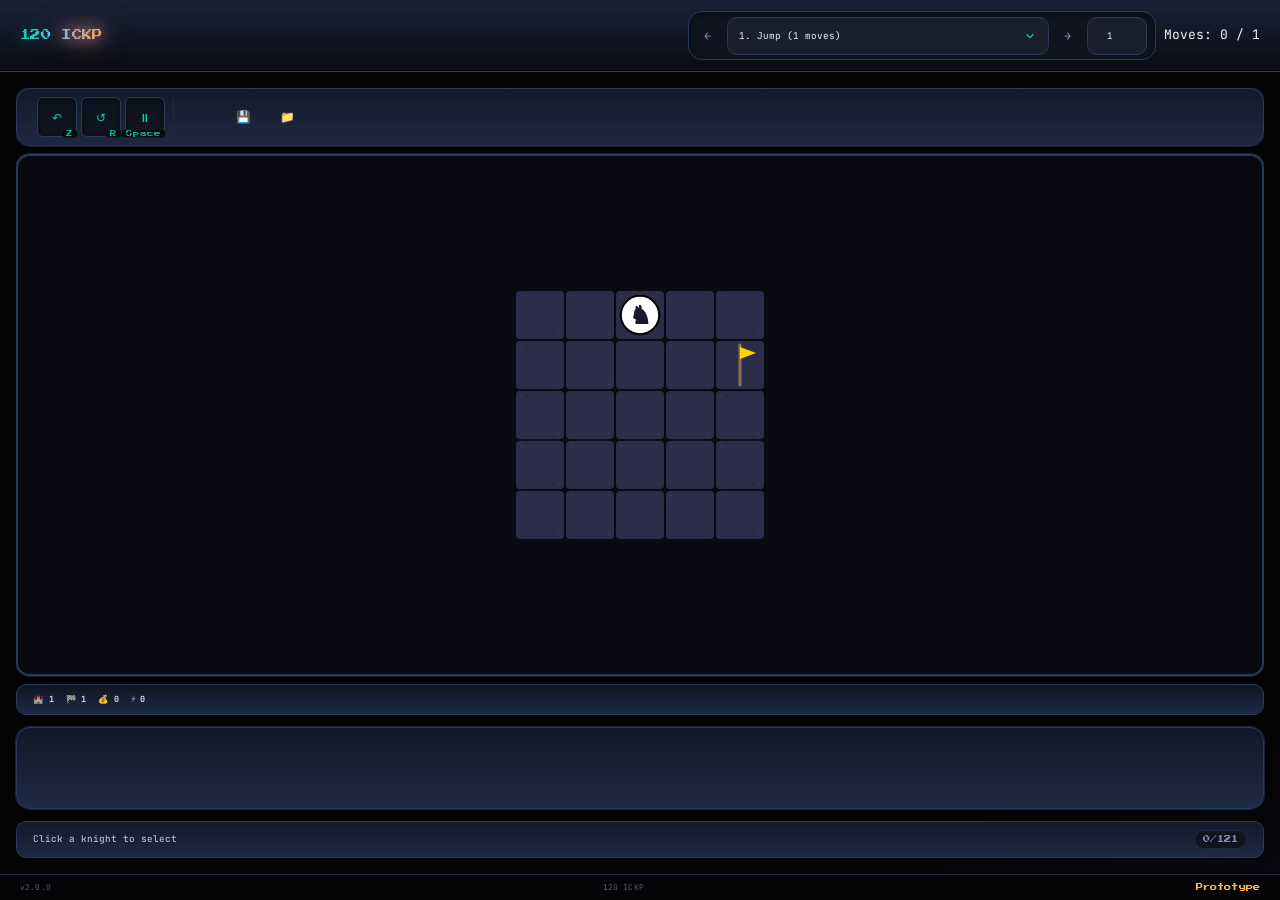
<file: index.html>
<!DOCTYPE html>
<html lang="en">
<head>
    <meta charset="UTF-8">
    <meta name="viewport" content="width=device-width, initial-scale=1.0">
    <title>120 Increasingly Cursed Knight Puzzles</title>
    <link rel="stylesheet" href="styles.css">
    <link rel="preconnect" href="https://fonts.googleapis.com">
    <link rel="preconnect" href="https://fonts.gstatic.com" crossorigin>
    <link href="https://fonts.googleapis.com/css2?family=Press+Start+2P&family=JetBrains+Mono:wght@400;700&display=swap" rel="stylesheet">
</head>
<body>
    <div id="app">
        <header class="game-header">
            <h1 class="editor-title">120 <span class="cursed">ICKP</span></h1>
            <div class="header-controls">
                <div class="level-selector">
                    <button id="prevLevelBtn" class="btn ghost" title="Previous Level (←)" aria-label="Previous Level">←</button>
                    <select id="levelSelect" aria-label="Select level"></select>
                    <button id="nextLevelBtn" class="btn ghost" title="Next Level (→)" aria-label="Next Level">→</button>
                    <input type="number" id="levelIdInput" min="1" max="121" value="1" aria-label="Level ID" style="width: 60px; text-align: center;">
                </div>
                <div class="move-counter" id="moveCounter">Moves: 0 / 0</div>
            </div>
        </header>

        <main class="game-main">
            <div class="board-wrapper">
                <div class="board-toolbar">
                    <div class="board-toolbar-group">
                        <button id="undoBtn" class="tool-btn kbd" data-kbd="Z" title="Undo (Z)" aria-label="Undo"><span class="btn-icon">↶</span></button>
                        <button id="resetBtn" class="tool-btn kbd" data-kbd="R" title="Reset Level (R)" aria-label="Reset"><span class="btn-icon">↺</span></button>
                        <button id="waitBtn" class="tool-btn kbd" data-kbd="Space" title="Wait / Pass Turn (Space)" aria-label="Wait"><span class="btn-icon">⏸</span></button>
                    </div>
                    <div class="board-toolbar-group">
                        <div class="toolbar-spacer"></div>
                    </div>
                    <div class="board-toolbar-group">
                        <button id="exportBtn" class="tool-btn" title="Export Save" aria-label="Export"><span class="btn-icon">💾</span></button>
                        <button id="importBtn" class="tool-btn" title="Import Save" aria-label="Import"><span class="btn-icon">📁</span></button>
                        <input type="file" id="importFile" accept=".json" style="display:none">
                    </div>
                </div>

                <div class="board-canvas-container" style="background: radial-gradient(ellipse at center, var(--bg-canvas) 0%, var(--bg-deep) 100%);">
                    <canvas id="gameCanvas" class="game-canvas"></canvas>
                </div>

                <div class="board-info">
                    <span>🏰 <strong id="knightCount">0</strong></span>
                    <span>🏁 <strong id="flagCount">0</strong></span>
                    <span>💰 <strong id="coinCount">0</strong></span>
                    <span>⚡ <strong id="toolCount">0</strong></span>
                    <span id="globalToolsIndicator" style="display:none; color: var(--accent); font-size:0.6rem;">Global Tools</span>
                </div>
            </div>

            <div class="inventory-bar" id="inventoryBar">
                <div class="inventory-tools" id="inventoryTools"></div>
            </div>

            <div class="status-bar">
                <span id="statusMessage" class="status-message">Click a knight, then click destination</span>
                <span id="progressStats" class="progress-stats">0/120</span>
            </div>
        </main>

        <div id="levelCompleteModal" class="modal-overlay">
            <div class="modal">
                <h3 class="modal-title">Level Complete!</h3>
                <p id="completeMessage"></p>
                <div class="modal-actions">
                    <button id="modalNextLevelBtn" class="btn primary">Next Level</button>
                    <button id="replayLevelBtn" class="btn">Replay</button>
                </div>
            </div>
        </div>

        <div id="importModal" class="modal-overlay">
            <div class="modal">
                <h3 class="modal-title">Import Save Data</h3>
                <p>This will replace your current progress. Continue?</p>
                <div class="modal-actions">
                    <button id="confirmImportBtn" class="btn danger">Yes, Import</button>
                    <button id="cancelImportBtn" class="btn">Cancel</button>
                </div>
            </div>
        </div>

        <script type="module" src="game.js"></script>
        <footer class="version-footer">
            <span>v2.0.0</span>
            <span>120 ICKP</span>
            <span class="version-number">Prototype</span>
        </footer>
    </div>
</body>
</html>
</file>
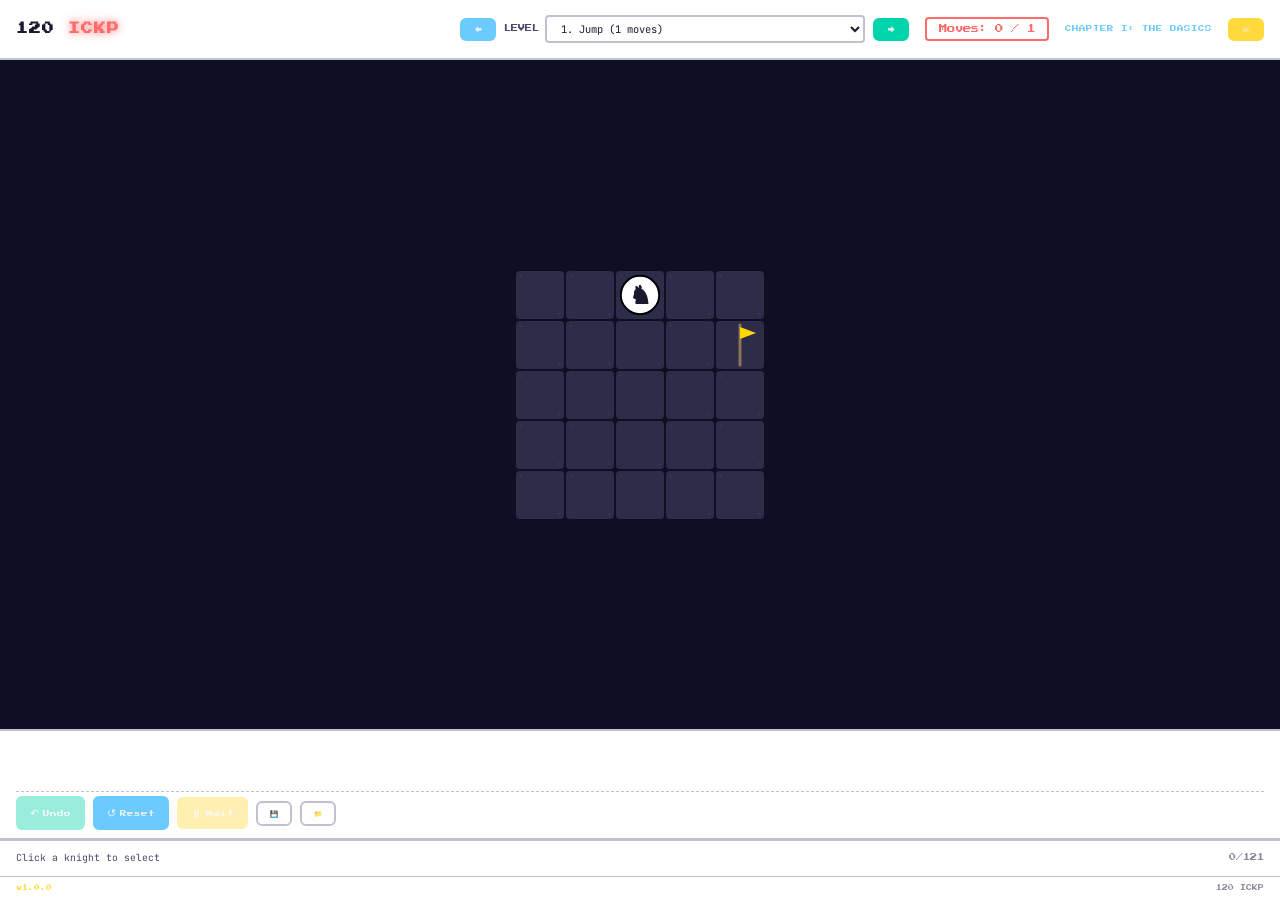
<file: backup_0/index.html>
<!DOCTYPE html>
<html lang="en">
<head>
    <meta charset="UTF-8">
    <meta name="viewport" content="width=device-width, initial-scale=1.0">
    <title>120 Increasingly Cursed Knight Puzzles</title>
    <link rel="stylesheet" href="styles.css">
    <link rel="preconnect" href="https://fonts.googleapis.com">
    <link rel="preconnect" href="https://fonts.gstatic.com" crossorigin>
    <link href="https://fonts.googleapis.com/css2?family=Press+Start+2P&family=JetBrains+Mono:wght@400;700&display=swap" rel="stylesheet">
</head>
<body>
    <div id="app">
        <header class="game-header">
            <h1>120 <span class="cursed">ICKP</span></h1>
            <div class="header-controls">
                <div class="level-nav">
                    <button id="prevLevelBtn" class="btn btn-sm btn-secondary" title="Previous Level">←</button>
                    <div class="level-selector">
                        <label for="levelSelect">Level</label>
                        <select id="levelSelect" aria-label="Select level"></select>
                    </div>
                    <button id="nextLevelBtn" class="btn btn-sm btn-primary" title="Next Level">→</button>
                </div>
                <div class="move-counter" id="moveCounter">Moves: 0 / 0</div>
                <div class="chapter-indicator" id="chapterIndicator">Chapter I: The Basics</div>
                <button id="devInfiniteMovesBtn" class="btn btn-sm btn-tertiary" title="Dev: Infinite Moves">∞</button>
            </div>
        </header>

        <main class="game-main">
            <div class="board-container">
                <canvas id="gameCanvas" class="game-canvas"></canvas>
                <div class="board-overlay" id="boardOverlay"></div>
            </div>

            <!-- Inventory Bar Below Board -->
            <div class="inventory-bar" id="inventoryBar">
                <div class="inventory-tools" id="inventoryTools"></div>
                <div class="inventory-controls" id="inventoryControls">
                    <button id="undoBtn" class="btn btn-primary" disabled title="Undo (Z)">
                        <span class="btn-icon">↶</span> Undo
                    </button>
                    <button id="resetBtn" class="btn btn-secondary" title="Reset Level (R)">
                        <span class="btn-icon">↺</span> Reset
                    </button>
                    <button id="waitBtn" class="btn btn-tertiary" title="Wait / Pass Turn (Space)">
                        <span class="btn-icon">⏸</span> Wait
                    </button>
                    <button id="exportBtn" class="btn btn-sm" title="Export Save">💾</button>
                    <button id="importBtn" class="btn btn-sm" title="Import Save">📁</button>
                    <input type="file" id="importFile" accept=".json" style="display:none">
                </div>
            </div>

            <div class="status-bar">
                <span id="statusMessage" class="status-message">Click a knight, then click destination</span>
                <span id="progressStats" class="progress-stats">0/120</span>
            </div>
        </main>

        <!-- Modal for level complete -->
        <div id="levelCompleteModal" class="modal hidden">
            <div class="modal-content">
                <h2>Level Complete!</h2>
                <p id="completeMessage"></p>
                <div class="modal-actions">
                    <button id="modalNextLevelBtn" class="btn btn-primary">Next Level</button>
                    <button id="replayLevelBtn" class="btn btn-secondary">Replay</button>
                </div>
            </div>
        </div>

        <!-- Modal for import confirmation -->
        <div id="importModal" class="modal hidden">
            <div class="modal-content">
                <h2>Import Save Data</h2>
                <p>This will replace your current progress. Continue?</p>
                <div class="modal-actions">
                    <button id="confirmImportBtn" class="btn btn-danger">Yes, Import</button>
                    <button id="cancelImportBtn" class="btn btn-secondary">Cancel</button>
                </div>
            </div>
        </div>

        <script type="module" src="game.js"></script>
        <footer class="version-footer">
            <span>v1.0.0</span>
            <span>120 ICKP</span>
        </footer>
    </div>
</body>
</html>
</file>
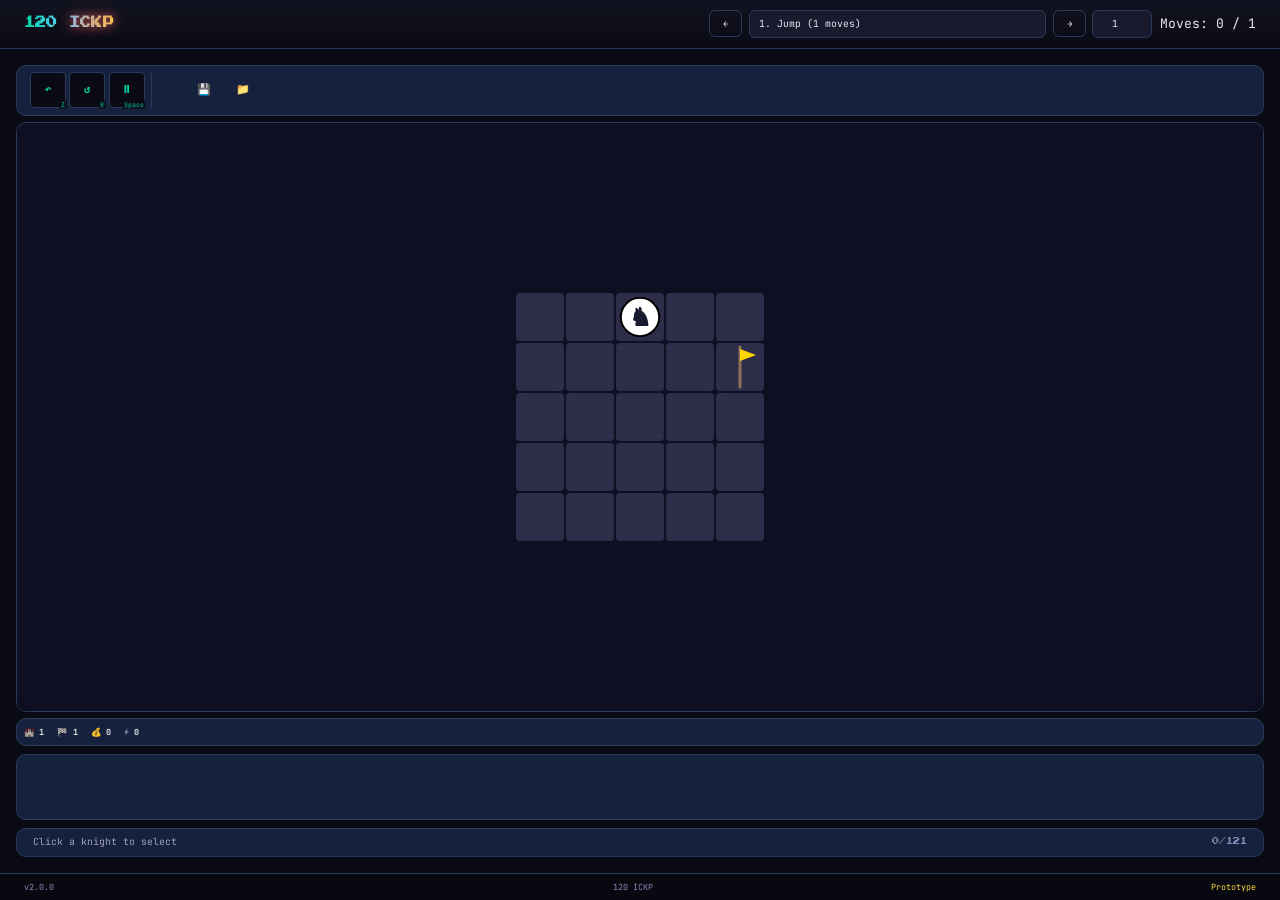
<file: backup_3/index.html>
<!DOCTYPE html>
<html lang="en">
<head>
    <meta charset="UTF-8">
    <meta name="viewport" content="width=device-width, initial-scale=1.0">
    <title>120 Increasingly Cursed Knight Puzzles</title>
    <link rel="stylesheet" href="styles.css">
    <link rel="preconnect" href="https://fonts.googleapis.com">
    <link rel="preconnect" href="https://fonts.gstatic.com" crossorigin>
    <link href="https://fonts.googleapis.com/css2?family=Press+Start+2P&family=JetBrains+Mono:wght@400;700&display=swap" rel="stylesheet">
</head>
<body>
    <div id="app">
        <header class="game-header">
            <h1 class="editor-title">120 <span class="cursed">ICKP</span></h1>
            <div class="header-controls">
                <div class="level-selector">
                    <button id="prevLevelBtn" class="btn ghost" title="Previous Level (←)" aria-label="Previous Level">←</button>
                    <select id="levelSelect" aria-label="Select level"></select>
                    <button id="nextLevelBtn" class="btn ghost" title="Next Level (→)" aria-label="Next Level">→</button>
                    <input type="number" id="levelIdInput" min="1" max="121" value="1" aria-label="Level ID" style="width: 60px; text-align: center;">
                </div>
                <div class="move-counter" id="moveCounter">Moves: 0 / 0</div>
            </div>
        </header>

        <main class="game-main">
            <div class="board-wrapper">
                <div class="board-toolbar">
                    <div class="board-toolbar-group">
                        <button id="undoBtn" class="tool-btn kbd" data-kbd="Z" title="Undo (Z)" aria-label="Undo"><span class="btn-icon">↶</span></button>
                        <button id="resetBtn" class="tool-btn kbd" data-kbd="R" title="Reset Level (R)" aria-label="Reset"><span class="btn-icon">↺</span></button>
                        <button id="waitBtn" class="tool-btn kbd" data-kbd="Space" title="Wait / Pass Turn (Space)" aria-label="Wait"><span class="btn-icon">⏸</span></button>
                    </div>
                    <div class="board-toolbar-group">
                        <div class="toolbar-spacer"></div>
                    </div>
                    <div class="board-toolbar-group">
                        <button id="exportBtn" class="tool-btn" title="Export Save" aria-label="Export"><span class="btn-icon">💾</span></button>
                        <button id="importBtn" class="tool-btn" title="Import Save" aria-label="Import"><span class="btn-icon">📁</span></button>
                        <input type="file" id="importFile" accept=".json" style="display:none">
                    </div>
                </div>

                <div class="board-canvas-container">
                    <canvas id="gameCanvas" class="game-canvas"></canvas>
                </div>

                <div class="board-info">
                    <span>🏰 <strong id="knightCount">0</strong></span>
                    <span>🏁 <strong id="flagCount">0</strong></span>
                    <span>💰 <strong id="coinCount">0</strong></span>
                    <span>⚡ <strong id="toolCount">0</strong></span>
                    <span id="globalToolsIndicator" style="display:none; color: var(--accent); font-size:0.6rem;">Global Tools</span>
                </div>
            </div>

            <div class="inventory-bar" id="inventoryBar">
                <div class="inventory-tools" id="inventoryTools"></div>
            </div>

            <div class="status-bar">
                <span id="statusMessage" class="status-message">Click a knight, then click destination</span>
                <span id="progressStats" class="progress-stats">0/120</span>
            </div>
        </main>

        <div id="levelCompleteModal" class="modal-overlay">
            <div class="modal">
                <h3 class="modal-title">Level Complete!</h3>
                <p id="completeMessage"></p>
                <div class="modal-actions">
                    <button id="modalNextLevelBtn" class="btn primary">Next Level</button>
                    <button id="replayLevelBtn" class="btn">Replay</button>
                </div>
            </div>
        </div>

        <div id="importModal" class="modal-overlay">
            <div class="modal">
                <h3 class="modal-title">Import Save Data</h3>
                <p>This will replace your current progress. Continue?</p>
                <div class="modal-actions">
                    <button id="confirmImportBtn" class="btn danger">Yes, Import</button>
                    <button id="cancelImportBtn" class="btn">Cancel</button>
                </div>
            </div>
        </div>

        <script type="module" src="game.js"></script>
        <footer class="version-footer">
            <span>v2.0.0</span>
            <span>120 ICKP</span>
            <span class="version-number">Prototype</span>
        </footer>
    </div>
</body>
</html>
</file>
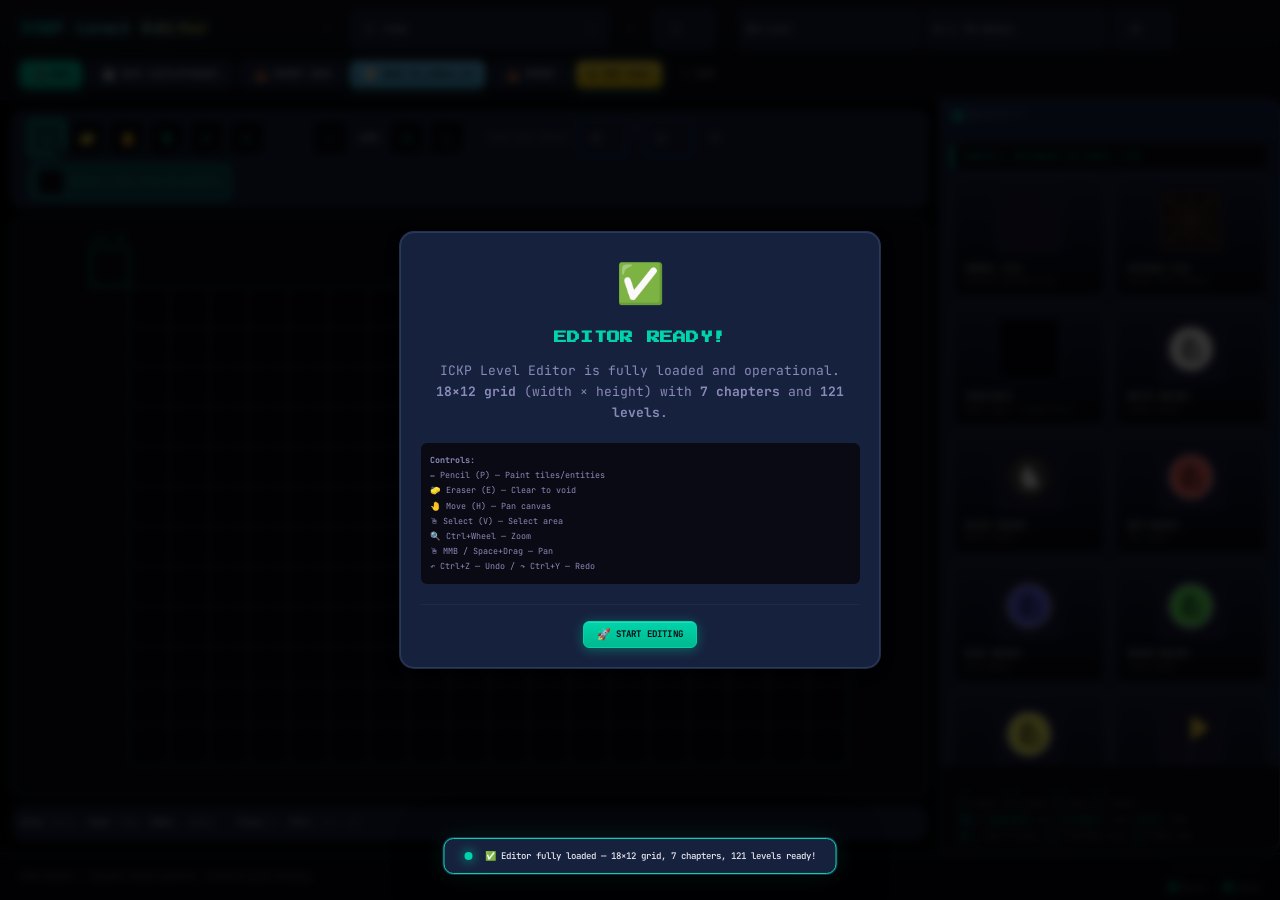
<file: editor.html>
<!DOCTYPE html>
<html lang="en">
<head>
    <meta charset="UTF-8">
    <meta name="viewport" content="width=device-width, initial-scale=1.0">
    <title>ICKP Level Editor</title>
    <link rel="stylesheet" href="styles.css">
    <link rel="preconnect" href="https://fonts.googleapis.com">
    <link rel="preconnect" href="https://fonts.gstatic.com" crossorigin>
    <link href="https://fonts.googleapis.com/css2?family=Press+Start+2P&family=JetBrains+Mono:wght@400;700&display=swap" rel="stylesheet">
    <style>
        :root {
            --editor-bg: #0a0a14;
            --editor-panel: #16213e;
            --editor-panel-hover: #1e2d5e;
            --editor-border: #2a3a5a;
            --editor-accent: #00d4aa;
            --editor-accent-dim: #00d4aa40;
            --editor-text: #e8e8f0;
            --editor-text-dim: #8a8ab8;
            --editor-danger: #ff6b6b;
            --editor-warning: #ffd93d;
            --editor-info: #6bcbff;
            --radius-sm: 6px;
            --radius-md: 10px;
            --radius-lg: 14px;
            --transition-fast: 150ms ease-out;
            --transition-normal: 250ms ease-out;
            --shadow-panel: 0 4px 20px rgba(0,0,0,0.4), 0 0 0 1px var(--editor-border);
        }

        * { box-sizing: border-box; }
        body { margin: 0; font-family: 'JetBrains Mono', monospace; background: var(--editor-bg); color: var(--editor-text); min-height: 100vh; overflow: hidden; }

        .editor-root { display: grid; grid-template-rows: auto 1fr auto; grid-template-columns: 1fr 340px; height: 100vh; gap: 0; }

        /* Header */
        .editor-header { grid-column: 1 / -1; background: linear-gradient(180deg, #111320, #0a0a14); border-bottom: 1px solid var(--editor-border); padding: 0.75rem 1.5rem; display: flex; align-items: center; justify-content: space-between; gap: 1rem; flex-wrap: wrap; z-index: 100; }
        .editor-title { font-family: 'Press Start 2P', cursive; font-size: 0.85rem; background: linear-gradient(90deg, var(--editor-accent), var(--editor-info), var(--editor-warning)); -webkit-background-clip: text; -webkit-text-fill-color: transparent; background-clip: text; letter-spacing: 0.02em; }
        .editor-header-center { flex: 1; display: flex; justify-content: center; gap: 1rem; }
        .level-nav { display: flex; align-items: center; gap: 0.5rem; }
        .level-nav select { padding: 0.5rem 2rem 0.5rem 1rem; background: var(--editor-panel); border: 1px solid var(--editor-border); border-radius: var(--radius-sm); color: var(--editor-text); font-family: inherit; font-size: 0.75rem; min-width: 180px; appearance: none; background-image: url("data:image/svg+xml,%3Csvg xmlns='http://www.w3.org/2000/svg' width='12' height='12' viewBox='0 0 24 24' fill='none' stroke='%2300d4aa' stroke-width='2'%3E%3Cpath d='M6 9l6 6 6-6'/%3E%3C/svg%3E"); background-repeat: no-repeat; background-position: right 0.75rem center; }
        .level-nav input { width: 60px; padding: 0.5rem; text-align: center; background: var(--editor-panel); border: 1px solid var(--editor-border); border-radius: var(--radius-sm); color: var(--editor-text); font-family: inherit; font-size: 0.75rem; }
        .header-actions { display: flex; gap: 0.5rem; }
        .btn { padding: 0.5rem 1rem; border: 1px solid var(--editor-border); border-radius: var(--radius-sm); background: var(--editor-panel); color: var(--editor-text); font-family: inherit; font-size: 0.7rem; cursor: pointer; transition: all var(--transition-fast); display: inline-flex; align-items: center; gap: 0.35rem; white-space: nowrap; }
        .btn:hover { background: var(--editor-panel-hover); border-color: var(--editor-accent); }
        .btn:active { transform: scale(0.98); }
        .btn.primary { background: linear-gradient(180deg, var(--editor-accent), #00b890); border-color: var(--editor-accent); color: var(--editor-bg); font-weight: 700; }
        .btn.primary:hover { box-shadow: 0 0 20px var(--editor-accent-dim); }
        .btn.danger { background: linear-gradient(180deg, var(--editor-danger), #e05555); border-color: var(--editor-danger); color: var(--editor-bg); }
        .btn.ghost { background: transparent; }
        .btn-icon { font-size: 0.85rem; line-height: 1; }

        /* Footer */
        .editor-footer { grid-column: 1 / -1; background: #080810; border-top: 1px solid var(--editor-border); padding: 0.5rem 1.5rem; display: flex; justify-content: space-between; align-items: center; font-size: 0.65rem; color: var(--editor-text-dim); z-index: 100; }
        .footer-status { display: flex; gap: 1.5rem; align-items: center; }
        .status-item { display: flex; align-items: center; gap: 0.35rem; }
        .status-dot { width: 6px; height: 6px; border-radius: 50%; background: var(--editor-text-dim); }
        .status-dot.active { background: var(--editor-accent); box-shadow: 0 0 8px var(--editor-accent); animation: pulse 2s ease-in-out infinite; }
        @keyframes pulse { 0%,100% { opacity: 1; } 50% { opacity: 0.5; } }

        /* Left: Center Grid Area */
        .editor-center { grid-column: 1; grid-row: 2; display: flex; flex-direction: column; padding: 1rem; gap: 0.75rem; overflow: hidden; min-height: 0; }
        .board-toolbar { display: flex; align-items: center; gap: 0.5rem; flex-wrap: wrap; padding: 0.5rem; background: var(--editor-panel); border: 1px solid var(--editor-border); border-radius: var(--radius-md); }
        .tool-btn { width: 36px; height: 36px; border: 1px solid transparent; border-radius: var(--radius-sm); background: transparent; color: var(--editor-text-dim); display: flex; align-items: center; justify-content: center; cursor: pointer; transition: all var(--transition-fast); position: relative; font-size: 1rem; }
        .tool-btn:hover { background: var(--editor-panel-hover); color: var(--editor-text); border-color: var(--editor-border); }
        .tool-btn.active { background: var(--editor-accent-dim); border-color: var(--editor-accent); color: var(--editor-accent); }
        .tool-btn.kbd::after { content: attr(data-kbd); position: absolute; bottom: -2px; right: -2px; font-size: 0.5rem; background: var(--editor-bg); color: var(--editor-accent); padding: 0 2px; border-radius: 2px; font-family: inherit; opacity: 0.7; }
        .toolbar-spacer { flex: 1; }
        .selected-tool-display { display: flex; align-items: center; gap: 0.5rem; padding: 0.4rem 0.75rem; background: var(--editor-accent-dim); border: 1px solid var(--editor-accent); border-radius: var(--radius-sm); font-size: 0.65rem; color: var(--editor-accent); min-width: 200px; }
        .selected-tool-display .tool-preview { width: 24px; height: 24px; border-radius: 4px; background: var(--editor-bg); display: flex; align-items: center; justify-content: center; font-size: 0.9rem; }

        .board-canvas-container { flex: 1; background: radial-gradient(ellipse at center, #111320 0%, #080810 100%); border: 1px solid var(--editor-border); border-radius: var(--radius-md); overflow: hidden; position: relative; display: flex; justify-content: center; align-items: center; }
        .board-canvas-container::before { content: ''; position: absolute; inset: 0; background-image: linear-gradient(rgba(0,212,170,0.03) 1px, transparent 1px), linear-gradient(90deg, rgba(0,212,170,0.03) 1px, transparent 1px); background-size: 40px 40px; pointer-events: none; z-index: 1; }
        .board-canvas-container canvas { image-rendering: pixelated; image-rendering: crisp-edges; z-index: 2; }
        .board-info { display: flex; gap: 1rem; padding: 0.5rem; background: var(--editor-panel); border: 1px solid var(--editor-border); border-radius: var(--radius-md); font-size: 0.65rem; color: var(--editor-text-dim); flex-wrap: wrap; }
        .board-info span { display: flex; align-items: center; gap: 0.35rem; }
        .board-info strong { color: var(--editor-text); }

        /* Shortcuts Hint */
        .shortcuts-hint { display: flex; flex-wrap: wrap; gap: 0.35rem; font-size: 0.55rem; color: var(--editor-text-dim); padding-top: 0.75rem; border-top: 1px solid var(--editor-border); margin-top: 1rem; }
        .kbd { padding: 0.15rem 0.4rem; background: var(--editor-bg); border: 1px solid var(--editor-border); border-radius: 4px; font-family: inherit; color: var(--editor-accent); font-weight: 700; }

        /* Toast */
        .toast { position: fixed; bottom: 2rem; left: 50%; transform: translateX(-50%) translateY(100px); background: var(--editor-panel); border: 1px solid var(--editor-border); border-radius: var(--radius-md); padding: 0.75rem 1.5rem; font-size: 0.7rem; z-index: 2000; box-shadow: var(--shadow-panel); opacity: 0; transition: all var(--transition-normal); display: flex; align-items: center; gap: 0.5rem; }
        .toast.show { transform: translateX(-50%) translateY(0); opacity: 1; }
        .toast.success { border-color: var(--editor-accent); }
        .toast.error { border-color: var(--editor-danger); }
        .toast.warning { border-color: var(--editor-warning); }

        /* Modal */
        .modal-overlay { position: fixed; inset: 0; background: rgba(0,0,0,0.8); backdrop-filter: blur(4px); z-index: 1000; display: flex; align-items: center; justify-content: center; padding: 1rem; opacity: 0; visibility: hidden; transition: all var(--transition-normal); }
        .modal-overlay.open { opacity: 1; visibility: visible; }
        .modal-overlay .modal { background: var(--editor-panel); border: 1px solid var(--editor-border); border-radius: var(--radius-lg); padding: 1.5rem; max-width: 500px; width: 100%; max-height: 80vh; overflow-y: auto; transform: scale(0.95); transition: transform var(--transition-normal); box-shadow: var(--shadow-panel); }
        .modal-overlay.open .modal { transform: scale(1); }
        .modal-title { font-size: 0.75rem; font-weight: 700; color: var(--editor-accent); margin-bottom: 1rem; }
        .modal-textarea { width: 100%; min-height: 300px; padding: 1rem; background: var(--editor-bg); border: 1px solid var(--editor-border); border-radius: var(--radius-md); color: var(--editor-text); font-family: inherit; font-size: 0.7rem; line-height: 1.5; resize: vertical; }
        .modal-textarea:focus { outline: none; border-color: var(--editor-accent); }
        .modal-actions { display: flex; gap: 0.5rem; justify-content: flex-end; margin-top: 1rem; }

        /* Override for 2-column layout (editor.html uses 2 cols, styles.css expects 3) */
        .editor-center { grid-column: 1; grid-row: 2; }
        .palette-panel {
            grid-column: 2; grid-row: 2;
            border-radius: 0 var(--radius-lg) var(--radius-lg) 0;
            border: 1px solid var(--editor-border);
            border-left: 1px solid var(--editor-border);
            background: var(--editor-panel);
            display: flex;
            flex-direction: column;
            min-height: 0; /* Critical for flex scrolling */
            box-shadow: var(--shadow-panel);
        }

        /* Palette Header */
        .palette-header {
            padding: 0.75rem 1rem;
            background: linear-gradient(180deg, var(--editor-panel-hover), var(--editor-panel));
            border-bottom: 1px solid var(--editor-border);
            display: flex;
            align-items: center;
            justify-content: space-between;
            flex-shrink: 0;
        }
        .palette-title {
            font-size: 0.65rem;
            font-weight: 700;
            text-transform: uppercase;
            letter-spacing: 0.1em;
            color: var(--editor-text-dim);
            display: flex;
            align-items: center;
            gap: 0.5rem;
        }
        .palette-title::before {
            content: '';
            width: 8px; height: 8px;
            border-radius: 50%;
            background: var(--editor-accent);
            box-shadow: 0 0 12px var(--editor-accent);
        }

        /* Palette Body - SCROLLABLE GRID */
        .palette-body {
            flex: 1 1 auto;
            overflow-y: auto;
            overflow-x: hidden;
            padding: 0.75rem;
            padding-bottom: 1.5rem;
            display: flex;
            flex-direction: column;
            gap: 0.5rem;
            min-height: 0; /* Critical for flex scrolling */
        }

        /* Chapter Headers (non-collapsible) */
        .chapter-header {
            padding: 0.5rem 0.75rem;
            margin-top: 0.5rem;
            background: var(--editor-bg);
            border: 1px solid var(--editor-border);
            border-radius: var(--radius-sm);
            font-size: 0.55rem;
            font-weight: 700;
            text-transform: uppercase;
            letter-spacing: 0.08em;
            color: var(--editor-accent);
            border-left: 3px solid var(--editor-accent);
            flex-shrink: 0;
        }
        .chapter-header:first-child { margin-top: 0; }

        /* Chapter Grid Container */
        .chapter-grid {
            display: grid;
            grid-template-columns: repeat(2, 1fr);
            gap: 0.5rem;
            flex-shrink: 0;
            align-content: start;
            padding-bottom: 0.5rem;
        }

        /* Palette Items - Grid Layout (horizontal: icon + info) */
        .palette-item {
            display: flex;
            align-items: center;
            gap: 0.75rem;
            padding: 0.75rem 1rem;
            background: linear-gradient(180deg, var(--editor-panel), var(--editor-bg));
            border: 2px solid var(--editor-border);
            border-radius: var(--radius-md);
            cursor: pointer;
            transition: all 150ms ease-out;
            position: relative;
            min-height: 72px;
        }
        .palette-item::before {
            content: '';
            position: absolute;
            inset: 0;
            background: linear-gradient(90deg, var(--editor-accent-dim), transparent);
            opacity: 0;
            transition: opacity 150ms ease-out;
        }
        .palette-item:hover {
            border-color: var(--editor-accent);
            box-shadow: 0 0 20px var(--editor-accent-dim), 0 4px 16px rgba(0,0,0,0.3);
            transform: translateX(4px);
            z-index: 2;
        }
        .palette-item:hover::before { opacity: 1; }
        .palette-item.selected {
            border-color: var(--editor-accent);
            background: linear-gradient(180deg, var(--editor-accent-dim), var(--editor-panel-hover));
            box-shadow:
                0 0 0 2px var(--editor-bg),
                0 0 24px var(--editor-accent-dim),
                inset 0 0 0 1px var(--editor-accent),
                0 4px 16px rgba(0,0,0,0.4);
        }
        .palette-item.selected::before { opacity: 1; }
        .palette-item-icon {
            width: 64px;
            height: 64px;
            border-radius: var(--radius-sm);
            background: #050510;
            border: 1px solid var(--editor-border);
            display: flex;
            align-items: center;
            justify-content: center;
            overflow: hidden;
            box-shadow: inset 0 2px 8px rgba(0,0,0,0.5);
            flex-shrink: 0;
        }
        .palette-item-icon canvas {
            width: 100%;
            height: 100%;
            display: block;
            image-rendering: pixelated;
        }
        .palette-item-info {
            display: flex;
            flex-direction: column;
            align-items: flex-start;
            text-align: left;
            gap: 0.15rem;
            min-width: 0;
            flex: 1;
        }
        .palette-item-name {
            font-size: 0.6rem;
            font-weight: 700;
            color: var(--editor-text);
            text-transform: uppercase;
            letter-spacing: 0.02em;
            white-space: nowrap;
            overflow: hidden;
            text-overflow: ellipsis;
        }
        .palette-item-desc {
            font-size: 0.5rem;
            color: var(--editor-text-dim);
            white-space: nowrap;
            overflow: hidden;
            text-overflow: ellipsis;
        }

        /* Shortcuts hint at bottom of palette */
        .palette-footer {
            padding: 0.75rem 1rem;
            background: var(--editor-bg);
            border-top: 1px solid var(--editor-border);
            flex-shrink: 0;
        }

        /* Responsive */
        @media (max-width: 1200px) {
            .editor-root { grid-template-columns: 1fr; grid-template-rows: auto auto 1fr auto; }
            .palette-panel { grid-column: 1; grid-row: 2; border-left: none; border-top: 1px solid var(--editor-border); max-height: 400px; border-radius: var(--radius-lg); }
            .editor-center { grid-row: 3; padding: 0.75rem; }
        }
        @media (max-width: 768px) {
            .board-toolbar { gap: 0.25rem; }
            .tool-btn { width: 32px; height: 32px; }
            .selected-tool-display { min-width: 150px; font-size: 0.6rem; }
        }
    </style>
</head>
<body>
    <div class="editor-root">
        <!-- Header -->
        <header class="editor-header">
            <h1 class="editor-title">ICKP Level Editor</h1>
            <div class="editor-header-center">
                <div class="level-nav">
                    <button class="btn ghost" id="prevLevelBtn" title="Previous Level (←)" aria-label="Previous Level">←</button>
                    <select id="levelSelect" aria-label="Select level"></select>
                    <button class="btn ghost" id="nextLevelBtn" title="Next Level (→)" aria-label="Next Level">→</button>
                    <input type="number" id="levelIdInput" min="1" max="121" value="1" aria-label="Level ID" style="width: 60px; text-align: center;">
                </div>
                <div class="level-meta" style="display:flex;align-items:center;gap:0.5rem;margin-left:1rem;">
                    <input type="text" id="levelNameInput" placeholder="Level name" value="New Level" style="width:180px;padding:0.4rem;background:var(--editor-panel);border:1px solid var(--editor-border);border-radius:4px;color:var(--editor-text);font-family:inherit;font-size:0.7rem;">
                    <select id="levelChapterInput" style="padding:0.4rem;background:var(--editor-panel);border:1px solid var(--editor-border);border-radius:4px;color:var(--editor-text);font-family:inherit;font-size:0.7rem;">
                        <option value="1">Ch 1: The Basics</option>
                        <option value="2">Ch 2: Knights, Plural</option>
                        <option value="3">Ch 3: The Knight's Friends</option>
                        <option value="4">Ch 4: Advanced Chess</option>
                        <option value="5">Ch 5: The Family</option>
                        <option value="6">Ch 6: Playtesters' Puzzles</option>
                        <option value="7">Ch 7: Long Distance</option>
                    </select>
                    <input type="number" id="levelMovesInput" min="1" max="999" value="10" style="width:60px;padding:0.4rem;background:var(--editor-panel);border:1px solid var(--editor-border);border-radius:4px;color:var(--editor-text);font-family:inherit;font-size:0.7rem;text-align:center;" title="Max moves">
                </div>
            </div>
            <div class="header-actions">
                <button class="btn primary" id="newLevelBtn"><span class="btn-icon">➕</span> New</button>
                <button class="btn" id="saveLevelBtn"><span class="btn-icon">💾</span> Save (localStorage)</button>
                <button class="btn" id="exportLevelBtn"><span class="btn-icon">📤</span> Export JSON</button>
                <button class="btn primary" id="saveToLevelsJsBtn" style="background: linear-gradient(180deg, var(--editor-info), #4ab3e0); border-color: var(--editor-info); color: var(--editor-bg);"><span class="btn-icon">📝</span> Save to levels.js</button>
                <button class="btn" id="importLevelBtn"><span class="btn-icon">📥</span> Import</button>
                <input type="file" id="importFile" accept=".json" style="display:none">
                <button class="btn primary" id="testLevelBtn" style="background: linear-gradient(180deg, var(--editor-warning), #e8c000); color: var(--editor-bg); border-color: var(--editor-warning);"><span class="btn-icon">▶</span> Test Play</button>
                <button class="btn ghost" id="backToGameBtn"><span class="btn-icon">←</span> Game</button>
            </div>
        </header>

        <!-- Center: Drawing Grid -->
        <main class="editor-center">
            <div class="board-toolbar">
                <div class="board-toolbar-group">
                    <button class="tool-btn kbd" data-mode="pencil" data-kbd="P" title="Pencil (P)" aria-label="Pencil Mode">✏️</button>
                    <button class="tool-btn kbd" data-mode="eraser" data-kbd="E" title="Eraser (E)" aria-label="Eraser Mode">🧽</button>
                    <button class="tool-btn kbd" data-mode="move" data-kbd="H" title="Move/Pan (H)" aria-label="Move Mode">🤚</button>
                    <button class="tool-btn kbd" data-mode="select" data-kbd="V" title="Select (V)" aria-label="Select Mode">🖱</button>
                    <button class="tool-btn kbd" id="undoBtn" data-kbd="Z" title="Undo (Ctrl+Z)" aria-label="Undo">↶</button>
                    <button class="tool-btn kbd" id="redoBtn" data-kbd="Y" title="Redo (Ctrl+Y)" aria-label="Redo">↷</button>
                </div>
                <div class="board-toolbar-group">
                    <div class="toolbar-spacer"></div>
                </div>
                <div class="board-toolbar-group">
                    <button class="tool-btn kbd" id="zoomOutBtn" data-kbd="-" title="Zoom Out (-)" aria-label="Zoom Out">−</button>
                    <span id="zoomDisplayToolbar" style="display:inline-flex;align-items:center;padding:0 0.5rem;font-size:0.7rem;color:var(--editor-text);">100%</span>
                    <button class="tool-btn kbd" id="zoomInBtn" data-kbd="=" title="Zoom In (=)" aria-label="Zoom In">+</button>
                    <button class="tool-btn kbd" id="resetViewBtn" data-kbd="R" title="Reset View (R)" aria-label="Reset View">⌂</button>
                </div>
                <div class="board-toolbar-group">
                    <span style="display:inline-flex;align-items:center;gap:0.25rem;font-size:0.65rem;color:var(--editor-text-dim);">Grid (max 18×12):</span>
                    <input type="number" id="gridWidthInput" min="5" max="18" value="18" style="width:50px;padding:0.25rem;background:var(--editor-panel);border:1px solid var(--editor-border);border-radius:4px;color:var(--editor-text);font-family:inherit;font-size:0.65rem;text-align:center;">
                    <span style="color:var(--editor-text-dim);">×</span>
                    <input type="number" id="gridHeightInput" min="5" max="12" value="12" style="width:50px;padding:0.25rem;background:var(--editor-panel);border:1px solid var(--editor-border);border-radius:4px;color:var(--editor-text);font-family:inherit;font-size:0.65rem;text-align:center;">
                    <button class="tool-btn" id="resizeGridBtn" title="Resize Grid" aria-label="Resize Grid">⟳</button>
                </div>
                <div class="board-toolbar-group">
                    <div class="selected-tool-display" id="selectedToolDisplay">
                        <div class="tool-preview" id="toolPreview"></div>
                        <span id="toolName">Select a tile from the palette</span>
                    </div>
                </div>
            </div>

            <div class="board-canvas-container" id="boardContainer">
                <canvas id="editorCanvas"></canvas>
            </div>

            <div class="board-info">
                <span><strong>Grid:</strong> <span id="gridSizeDisplay">20×15</span></span>
                <span><strong>Zoom:</strong> <span id="zoomDisplay">100%</span></span>
                <span><strong>Mode:</strong> <span id="modeDisplay" class="mode-tag">Pencil</span></span>
                <span><strong>Tiles:</strong> <span id="tileCount">0</span></span>
                <span><strong>Cell:</strong> <span id="hoverCell">-</span></span>
            </div>
        </main>

        <!-- Right: Palette Panel -->
        <aside class="palette-panel" id="palettePanel">
            <div class="palette-header">
                <span class="palette-title">Palette <span class="chevron">▼</span></span>
            </div>
            <div class="palette-body" id="paletteBody"></div>
            <div class="palette-footer">
                <div class="shortcuts-hint">
                    <div><span class="kbd">P</span> Pencil  <span class="kbd">E</span> Eraser  <span class="kbd">H</span> Move  <span class="kbd">V</span> Select</div>
                    <div><span class="kbd">MMB</span>/<span class="kbd">Space+Drag</span> Pan  <span class="kbd">Ctrl+Wheel</span> Zoom  <span class="kbd">Ctrl+S</span> Save</div>
                    <div><span class="kbd">Del</span> Clear to void  <span class="kbd">←/→</span> Prev/Next level  <span class="kbd">R</span> Reset view</div>
                </div>
            </div>
        </aside>

        <!-- Footer -->
        <footer class="editor-footer">
            <span>ICKP Editor — Chapter-based palette, freeform grid drawing</span>
            <div class="footer-status">
                <div class="status-item"><span class="status-dot" id="saveStatusDot"></span><span id="saveStatus">Saved</span></div>
                <div class="status-item"><span class="status-dot active"></span><span>Ready</span></div>
            </div>
        </footer>
    </div>

    <!-- Toast -->
    <div class="toast" id="toast"><span class="toast-icon"></span><span class="toast-message"></span></div>

    <!-- Modals -->
    <div class="modal-overlay" id="importModal">
        <div class="modal">
            <h3 class="modal-title">Import Level</h3>
            <textarea class="modal-textarea" id="importTextarea" placeholder="Paste JSON here..."></textarea>
            <div class="modal-actions">
                <button class="btn primary" id="confirmImportBtn">Import</button>
                <button class="btn" id="cancelImportBtn">Cancel</button>
            </div>
        </div>
    </div>

    <div class="modal-overlay" id="exportModal">
        <div class="modal">
            <h3 class="modal-title">Export Level JSON</h3>
            <textarea class="modal-textarea" id="exportTextarea" readonly></textarea>
            <div class="modal-actions">
                <button class="btn" id="copyExportBtn"><span class="btn-icon">📋</span> Copy</button>
                <button class="btn" id="downloadExportBtn"><span class="btn-icon">💾</span> Download</button>
                <button class="btn" id="closeExportBtn">Close</button>
            </div>
        </div>
    </div>

    <div class="modal-overlay" id="testModal">
        <div class="modal">
            <h3 class="modal-title">Test Level</h3>
            <p style="color: var(--editor-text-dim); margin-bottom: 1rem;">This will open the level in the game. Save first?</p>
            <div class="modal-actions">
                <button class="btn primary" id="confirmTestBtn">Save & Test</button>
                <button class="btn" id="cancelTestBtn">Cancel</button>
            </div>
        </div>
    </div>

    <!-- Welcome/Completion Modal -->
    <div class="modal-overlay" id="welcomeModal">
        <div class="modal" style="max-width: 480px; text-align: center;">
            <div style="font-size: 3rem; margin-bottom: 1rem;">✅</div>
            <h3 class="modal-title" style="color: var(--editor-accent); font-size: 1rem; margin-bottom: 1rem;">Editor Ready!</h3>
            <p style="color: var(--editor-text-dim); margin-bottom: 1.5rem; line-height: 1.6;">
                ICKP Level Editor is fully loaded and operational.<br>
                <strong>18×12 grid</strong> (width × height) with <strong>7 chapters</strong> and <strong>121 levels</strong>.
            </p>
            <div style="font-size: 0.65rem; color: var(--editor-text-dim); margin-bottom: 1.5rem; padding: 0.75rem; background: var(--editor-bg); border-radius: var(--radius-sm); text-align: left; line-height: 1.8;">
                <strong>Controls:</strong><br>
                ✏️ Pencil (P) — Paint tiles/entities<br>
                🧽 Eraser (E) — Clear to void<br>
                🤚 Move (H) — Pan canvas<br>
                🖱 Select (V) — Select area<br>
                🔍 Ctrl+Wheel — Zoom<br>
                🖱 MMB / Space+Drag — Pan<br>
                ↶ Ctrl+Z — Undo / ↷ Ctrl+Y — Redo
            </div>
            <div class="modal-actions" style="justify-content: center;">
                <button class="btn primary" id="closeWelcomeBtn"><span class="btn-icon">🚀</span> Start Editing</button>
            </div>
        </div>
    </div>

    <script type="module">
        import { TileType, Dir, KnightColor, ToolType, Chapters, Levels, getLevel, getLevelsByChapter } from './levels.js';

        // ============================================================================
        // PALETTE DATA - Organized by Chapter
        // ============================================================================
        const CHAPTER_PALETTES = {
            1: { // Chapter 1: The Basics
                name: 'Chapter 1: The Basics',
                levels: 35,
                items: [
                    { type: 'tile', tileType: TileType.NORMAL, name: 'Normal Tile', desc: 'Standard walkable tile', icon: 'tile' },
                    { type: 'tile', tileType: TileType.CRACKED, name: 'Cracked Tile', desc: 'Breaks after landing', icon: 'cracked' },
                    { type: 'tile', tileType: TileType.EMPTY, name: 'Void/Hole', desc: 'Empty space - knight falls', icon: 'void' },
                    { type: 'entity', entityType: 'knight', color: KnightColor.WHITE, name: 'White Knight', desc: 'Player knight', icon: 'knight_white' },
                    { type: 'entity', entityType: 'knight', color: KnightColor.BLACK, name: 'Black Knight', desc: 'Black knight', icon: 'knight_black' },
                    { type: 'entity', entityType: 'knight', color: KnightColor.RED, name: 'Red Knight', desc: 'Red knight', icon: 'knight_red' },
                    { type: 'entity', entityType: 'knight', color: KnightColor.BLUE, name: 'Blue Knight', desc: 'Blue knight', icon: 'knight_blue' },
                    { type: 'entity', entityType: 'knight', color: KnightColor.GREEN, name: 'Green Knight', desc: 'Green knight', icon: 'knight_green' },
                    { type: 'entity', entityType: 'knight', color: KnightColor.YELLOW, name: 'Yellow Knight', desc: 'Yellow knight', icon: 'knight_yellow' },
                    { type: 'entity', entityType: 'flag', color: KnightColor.WHITE, name: 'White Flag', desc: 'Goal for white knight', icon: 'flag_white' },
                    { type: 'entity', entityType: 'flag', color: KnightColor.BLACK, name: 'Black Flag', desc: 'Goal for black knight', icon: 'flag_black' },
                    { type: 'entity', entityType: 'flag', color: KnightColor.RED, name: 'Red Flag', desc: 'Goal for red knight', icon: 'flag_red' },
                    { type: 'entity', entityType: 'flag', color: KnightColor.BLUE, name: 'Blue Flag', desc: 'Goal for blue knight', icon: 'flag_blue' },
                    { type: 'entity', entityType: 'flag', color: KnightColor.GREEN, name: 'Green Flag', desc: 'Goal for green knight', icon: 'flag_green' },
                    { type: 'entity', entityType: 'flag', color: KnightColor.YELLOW, name: 'Yellow Flag', desc: 'Goal for yellow knight', icon: 'flag_yellow' },
                    { type: 'entity', entityType: 'coin', name: 'Coin', desc: 'Collectible', icon: 'coin' },
                ]
            },
            2: { // Chapter 2: Knights, Plural
                name: 'Chapter 2: Knights, Plural',
                levels: 20,
                items: [
                    { type: 'tile', tileType: TileType.BRICK, name: 'Brick Wall', desc: 'Destructible by hammer', icon: 'brick' },
                    { type: 'tile', tileType: TileType.METAL, name: 'Metal Wall', desc: 'Indestructible', icon: 'metal' },
                    { type: 'tile', tileType: TileType.ARROW_GREEN_UP, name: 'Green Arrow ↑', desc: 'Pushes knight 1 space', icon: 'arrow_green_up' },
                    { type: 'tile', tileType: TileType.ARROW_GREEN_RIGHT, name: 'Green Arrow →', desc: 'Pushes knight 1 space', icon: 'arrow_green_right' },
                    { type: 'tile', tileType: TileType.ARROW_GREEN_DOWN, name: 'Green Arrow ↓', desc: 'Pushes knight 1 space', icon: 'arrow_green_down' },
                    { type: 'tile', tileType: TileType.ARROW_GREEN_LEFT, name: 'Green Arrow ←', desc: 'Pushes knight 1 space', icon: 'arrow_green_left' },
                    { type: 'entity', entityType: 'button', name: 'Button', desc: 'Activates when knight stands on it', icon: 'button' },
                    { type: 'entity', entityType: 'bomb', name: 'Bomb', desc: 'Explodes when triggered', icon: 'bomb' },
                ]
            },
            3: { // Chapter 3: The Knight's Friends
                name: 'Chapter 3: The Knight\'s Friends',
                levels: 5,
                items: [
                    { type: 'tile', tileType: TileType.ARROW_BLUE_UP, name: 'Blue Arrow ↑', desc: 'Pushes knight 2 spaces', icon: 'arrow_blue_up' },
                    { type: 'tile', tileType: TileType.ARROW_BLUE_RIGHT, name: 'Blue Arrow →', desc: 'Pushes knight 2 spaces', icon: 'arrow_blue_right' },
                    { type: 'tile', tileType: TileType.ARROW_BLUE_DOWN, name: 'Blue Arrow ↓', desc: 'Pushes knight 2 spaces', icon: 'arrow_blue_down' },
                    { type: 'tile', tileType: TileType.ARROW_BLUE_LEFT, name: 'Blue Arrow ←', desc: 'Pushes knight 2 spaces', icon: 'arrow_blue_left' },
                    { type: 'tile', tileType: TileType.ARROW_4WAY, name: '4-Way Arrow', desc: 'Pushes in all directions', icon: 'arrow_4way' },
                    { type: 'entity', entityType: 'portal', color: 'red', name: 'Red Portal', desc: 'Teleports to matching portal', icon: 'portal_red' },
                    { type: 'entity', entityType: 'portal', color: 'blue', name: 'Blue Portal', desc: 'Teleports to matching portal', icon: 'portal_blue' },
                    { type: 'entity', entityType: 'portal', color: 'green', name: 'Green Portal', desc: 'Teleports to matching portal', icon: 'portal_green' },
                    { type: 'entity', entityType: 'portal', color: 'yellow', name: 'Yellow Portal', desc: 'Teleports to matching portal', icon: 'portal_yellow' },
                    { type: 'entity', entityType: 'portal', color: 'purple', name: 'Purple Portal', desc: 'Teleports to matching portal', icon: 'portal_purple' },
                    { type: 'entity', entityType: 'portal', color: 'orange', name: 'Orange Portal', desc: 'Teleports to matching portal', icon: 'portal_orange' },
                    { type: 'tool', toolType: 'portalGun', name: 'Portal Gun', desc: 'Creates portal pair', icon: 'portalgun' },
                ]
            },
            4: { // Chapter 4: Advanced Chess
                name: 'Chapter 4: Advanced Chess',
                levels: 20,
                items: [
                    { type: 'entity', entityType: 'chess', piece: 'pawn', name: 'Pawn', desc: 'Moves like chess pawn', icon: 'chess_pawn' },
                    { type: 'entity', entityType: 'chess', piece: 'bishop', name: 'Bishop', desc: 'Moves diagonally', icon: 'chess_bishop' },
                    { type: 'entity', entityType: 'chess', piece: 'rook', name: 'Rook', desc: 'Moves orthogonally', icon: 'chess_rook' },
                    { type: 'entity', entityType: 'chess', piece: 'queen', name: 'Queen', desc: 'Moves any direction', icon: 'chess_queen' },
                    { type: 'entity', entityType: 'chess', piece: 'king', name: 'King', desc: 'Moves 1 space any direction', icon: 'chess_king' },
                    { type: 'entity', entityType: 'traffic', state: 'green', name: 'Traffic Light (Green)', desc: 'Allows passage when green', icon: 'traffic_green' },
                    { type: 'entity', entityType: 'traffic', state: 'red', name: 'Traffic Light (Red)', desc: 'Blocks passage when red', icon: 'traffic_red' },
                    { type: 'tool', toolType: 'boot', name: 'Boot', desc: 'Orthogonal move 1 space', icon: 'boot' },
                ]
            },
            5: { // Chapter 5: The Family
                name: 'Chapter 5: The Family',
                levels: 15,
                items: [
                    { type: 'entity', entityType: 'chess', piece: 'pawn', color: 'white', name: 'White Pawn', desc: 'White chess pawn', icon: 'chess_pawn' },
                    { type: 'entity', entityType: 'chess', piece: 'bishop', color: 'white', name: 'White Bishop', desc: 'White chess bishop', icon: 'chess_bishop' },
                    { type: 'entity', entityType: 'chess', piece: 'rook', color: 'white', name: 'White Rook', desc: 'White chess rook', icon: 'chess_rook' },
                    { type: 'entity', entityType: 'chess', piece: 'queen', color: 'white', name: 'White Queen', desc: 'White chess queen', icon: 'chess_queen' },
                    { type: 'entity', entityType: 'chess', piece: 'king', color: 'white', name: 'White King', desc: 'White chess king', icon: 'chess_king' },
                    { type: 'entity', entityType: 'chess', piece: 'pawn', color: 'black', name: 'Black Pawn', desc: 'Black chess pawn', icon: 'chess_pawn' },
                    { type: 'entity', entityType: 'chess', piece: 'bishop', color: 'black', name: 'Black Bishop', desc: 'Black chess bishop', icon: 'chess_bishop' },
                    { type: 'entity', entityType: 'chess', piece: 'rook', color: 'black', name: 'Black Rook', desc: 'Black chess rook', icon: 'chess_rook' },
                    { type: 'entity', entityType: 'chess', piece: 'queen', color: 'black', name: 'Black Queen', desc: 'Black chess queen', icon: 'chess_queen' },
                    { type: 'entity', entityType: 'chess', piece: 'king', color: 'black', name: 'Black King', desc: 'Black chess king', icon: 'chess_king' },
                    { type: 'entity', entityType: 'flag', color: KnightColor.RED, name: 'Red Flag', desc: 'Goal for red knight', icon: 'flag_red' },
                    { type: 'entity', entityType: 'flag', color: KnightColor.BLUE, name: 'Blue Flag', desc: 'Goal for blue knight', icon: 'flag_blue' },
                    { type: 'entity', entityType: 'flag', color: KnightColor.GREEN, name: 'Green Flag', desc: 'Goal for green knight', icon: 'flag_green' },
                    { type: 'entity', entityType: 'flag', color: KnightColor.YELLOW, name: 'Yellow Flag', desc: 'Goal for yellow knight', icon: 'flag_yellow' },
                ]
            },
            6: { // Chapter 6: Playtesters' Puzzles
                name: 'Chapter 6: Playtesters\' Puzzles',
                levels: 5,
                items: [
                    // Uses mechanics from previous chapters - no new items
                ]
            },
            7: { // Chapter 7: Long Distance
                name: 'Chapter 7: Long Distance',
                levels: 21,
                items: [
                    { type: 'tool', toolType: 'portalGun', name: 'Portal Gun', desc: 'Creates portal pair', icon: 'portalgun' },
                    { type: 'entity', entityType: 'voidarrow', dir: 0, name: 'Void Arrow ↑', desc: 'Continuous push upward', icon: 'voidarrow_up' },
                    { type: 'entity', entityType: 'voidarrow', dir: 1, name: 'Void Arrow →', desc: 'Continuous push right', icon: 'voidarrow_right' },
                    { type: 'entity', entityType: 'voidarrow', dir: 2, name: 'Void Arrow ↓', desc: 'Continuous push down', icon: 'voidarrow_down' },
                    { type: 'entity', entityType: 'voidarrow', dir: 3, name: 'Void Arrow ←', desc: 'Continuous push left', icon: 'voidarrow_left' },
                    { type: 'tool', toolType: 'hammer', name: 'Hammer', desc: 'Destroys walls / builds on void', icon: 'hammer' },
                    { type: 'tool', toolType: 'boot', name: 'Boot', desc: 'Orthogonal move 1 space', icon: 'boot' },
                    { type: 'tool', toolType: 'arrow_up', name: 'Arrow ↑', desc: 'Places green arrow up', icon: 'arrow_up' },
                    { type: 'tool', toolType: 'arrow_right', name: 'Arrow →', desc: 'Places green arrow right', icon: 'arrow_right' },
                    { type: 'tool', toolType: 'arrow_down', name: 'Arrow ↓', desc: 'Places green arrow down', icon: 'arrow_down' },
                    { type: 'tool', toolType: 'arrow_left', name: 'Arrow ←', desc: 'Places green arrow left', icon: 'arrow_left' },
                ]
            },
        };

        // Chapter metadata for level list
        const CHAPTER_INFO = {
            1: { name: 'Chapter I: The Basics', levels: 35, start: 1, end: 35 },
            2: { name: 'Chapter II: Knights, Plural', levels: 20, start: 36, end: 55 },
            3: { name: 'Chapter III: The Knight\'s Friends', levels: 5, start: 56, end: 60 },
            4: { name: 'Chapter IV: Advanced Chess', levels: 20, start: 61, end: 80 },
            5: { name: 'Chapter V: The Family', levels: 15, start: 81, end: 95 },
            6: { name: 'Chapter VI: Playtesters\' Puzzles', levels: 5, start: 96, end: 100 },
            7: { name: 'Chapter VII: Long Distance', levels: 21, start: 101, end: 121 },
        };

        // ============================================================================
        // STATE
        // ============================================================================
        const state = {
            levelId: 1,
            levelName: 'New Level',
            chapter: 1,
            maxMoves: 10,
            // Grid: Map<"x,y"> -> { tileType, entity }
            grid: new Map(),
            // Max 18x18 (8x8 playable + 5 void border each side)
            bounds: { minX: 0, maxX: 17, minY: 0, maxY: 11 }, // 18x12 grid
            gridWidth: 18,
            gridHeight: 12,
            tools: { hammer: 0, arrows: { up: 0, right: 0, down: 0, left: 0 }, boot: 0, portalGun: 0 },

            mode: 'pencil', // pencil, eraser, move, select
            selectedPaletteItem: null, // The currently selected palette item

            // Undo/Redo
            history: [],
            historyIndex: -1,
            maxHistory: 50,

            mouseDown: false,
            mouseRightDown: false,
            lastCell: { x: -1, y: -1 },
            hoverCell: { x: -1, y: -1 },
            panning: false,
            panStart: { x: 0, y: 0 },
            offsetX: 0,
            offsetY: 0,
            cellSize: 40,
            zoom: 1,
            minZoom: 0.3,
            maxZoom: 3,
            unsavedChanges: false,

            selection: null, // { x, y, width, height } for select mode
            selectionStart: null,
        };

        // ============================================================================
        // DOM CACHE
        // ============================================================================
        const $ = (sel, ctx = document) => ctx.querySelector(sel);
        const $$ = (sel, ctx = document) => [...ctx.querySelectorAll(sel)];

        const canvas = $('#editorCanvas');
        const ctx = canvas.getContext('2d');
        const boardContainer = $('#boardContainer');
        const levelSelect = $('#levelSelect');
        const paletteBody = $('#paletteBody');

        // ============================================================================
        // INIT
        // ============================================================================
        function init() {
            console.log('ICKP Editor init()');
            loadLevelList();
            buildPalette();
            setupEventListeners();
            newLevel();
            resizeCanvas();
            render();
            updateUI();
            console.log('Editor ready');
            // Completion notification
            setTimeout(() => {
                showToast('✅ Editor fully loaded — 18×12 grid, 7 chapters, 121 levels ready!', 'success');
                $('#welcomeModal').classList.add('open');
            }, 500);
        }

        function loadLevelList() {
            levelSelect.innerHTML = '';
            for (const [chNum, chapter] of Object.entries(CHAPTER_INFO)) {
                const optgroup = document.createElement('optgroup');
                optgroup.label = chapter.name;
                for (let i = chapter.start; i <= chapter.end; i++) {
                    const levelData = getLevel(i);
                    const opt = document.createElement('option');
                    opt.value = i;
                    opt.textContent = `  ${i}: ${levelData ? levelData.name : 'Unknown'}`;
                    optgroup.appendChild(opt);
                }
                levelSelect.appendChild(optgroup);
            }
            levelSelect.value = 1;
        }

        function buildPalette() {
            paletteBody.innerHTML = '';
            try {
                for (const [chNum, chapter] of Object.entries(CHAPTER_PALETTES)) {
                    const chapterInfo = CHAPTER_INFO[chNum] || { levels: 0, start: 0, end: 0 };

                    // Chapter header (non-collapsible)
                    const header = document.createElement('div');
                    header.className = 'chapter-header';
                    header.textContent = `${chapter.name} (${chapterInfo.levels} levels, ${chapterInfo.start}-${chapterInfo.end})`;
                    paletteBody.appendChild(header);

                    // Chapter grid container for 2-column layout
                    const grid = document.createElement('div');
                    grid.className = 'chapter-grid';

                    // Items in this chapter
                    chapter.items.forEach(item => {
                        const paletteItem = document.createElement('div');
                        paletteItem.className = 'palette-item';
                        paletteItem.dataset.item = JSON.stringify(item);

                        const iconDiv = document.createElement('div');
                        iconDiv.className = 'palette-item-icon';
                        iconDiv.innerHTML = `<canvas width="64" height="64"></canvas>`;
                        const iconCanvas = iconDiv.querySelector('canvas');
                        try {
                            drawPaletteIcon(iconCanvas.getContext('2d'), item, 64);
                        } catch (e) {
                            console.warn('Icon draw error for', item.name, e);
                            const ctx = iconCanvas.getContext('2d');
                            ctx.fillStyle = '#00d4aa';
                            ctx.fillRect(20, 20, 24, 24);
                        }

                        const infoDiv = document.createElement('div');
                        infoDiv.className = 'palette-item-info';
                        infoDiv.innerHTML = `
                            <div class="palette-item-name">${item.name}</div>
                            <div class="palette-item-desc">${item.desc}</div>
                        `;

                        paletteItem.appendChild(iconDiv);
                        paletteItem.appendChild(infoDiv);

                        paletteItem.addEventListener('click', () => selectPaletteItem(item, paletteItem));
                        grid.appendChild(paletteItem);
                    });

                    paletteBody.appendChild(grid);
                }
                showToast('Palette loaded');
            } catch (e) {
                console.error('Palette build error:', e);
                showToast('Error loading palette: ' + e.message, 'error');
                createFallbackPalette();
            }
        }

        function createFallbackPalette() {
            paletteBody.innerHTML = '';
            const basicItems = [
                { type: 'tile', tileType: 1, name: 'Normal Tile', desc: 'Standard walkable tile' },
                { type: 'tile', tileType: 4, name: 'Cracked Tile', desc: 'Breaks after landing' },
                { type: 'tile', tileType: 0, name: 'Void/Hole', desc: 'Empty space' },
                { type: 'entity', entityType: 'knight', name: 'White Knight', desc: 'Player knight' },
                { type: 'entity', entityType: 'flag', name: 'White Flag', desc: 'Goal for white knight' },
                { type: 'entity', entityType: 'coin', name: 'Coin', desc: 'Collectible' },
            ];
            const header = document.createElement('div');
            header.className = 'chapter-header';
            header.textContent = 'Basic Tiles (Fallback)';
            paletteBody.appendChild(header);

            basicItems.forEach(item => {
                const paletteItem = document.createElement('div');
                paletteItem.className = 'palette-item';
                paletteItem.dataset.item = JSON.stringify(item);

                const iconDiv = document.createElement('div');
                iconDiv.className = 'palette-item-icon';
                iconDiv.innerHTML = `<canvas width="64" height="64"></canvas>`;
                const iconCanvas = iconDiv.querySelector('canvas');
                try {
                    drawPaletteIcon(iconCanvas.getContext('2d'), item, 64);
                } catch (e) {
                    const ctx = iconCanvas.getContext('2d');
                    ctx.fillStyle = '#00d4aa';
                    ctx.fillRect(20, 20, 24, 24);
                }

                const infoDiv = document.createElement('div');
                infoDiv.className = 'palette-item-info';
                infoDiv.innerHTML = `
                    <div class="palette-item-name">${item.name}</div>
                    <div class="palette-item-desc">${item.desc}</div>
                `;

                paletteItem.appendChild(iconDiv);
                paletteItem.appendChild(infoDiv);

                paletteItem.addEventListener('click', () => selectPaletteItem(item, paletteItem));
                paletteBody.appendChild(paletteItem);
            });
        }

        function drawPaletteIcon(ctx, item, size) {
            // Use same rendering as main game for perfect consistency
            ctx.fillStyle = '#0a0a14';
            ctx.fillRect(0, 0, size, size);

            const s = size;
            const px = 0;
            const py = 0;

            if (item.type === 'tile') {
                // Use drawTile for perfect match with game rendering
                drawTile(ctx, px, py, s, item.tileType);
            } else if (item.type === 'entity') {
                // Draw base tile (normal) then entity on top for perfect match
                drawTile(ctx, px, py, s, TileType.NORMAL);
                // Create mock entity object matching game format
                const entity = { type: item.entityType };
                if (item.color) entity.color = item.color;
                if (item.piece) entity.piece = item.piece;
                if (item.state) entity.state = item.state;
                if (item.dir !== undefined) entity.dir = item.dir;
                drawEntity(ctx, px, py, s, entity);
            } else if (item.type === 'tool') {
                // Tools: draw on normal tile background with tool icon
                drawTile(ctx, px, py, s, TileType.NORMAL);
                ctx.font = `${s * 0.55}px serif`;
                ctx.textAlign = 'center';
                ctx.textBaseline = 'middle';
                ctx.fillStyle = '#00d4aa';
                const icons = { hammer: '🔨', boot: '👢', arrow_up: '⬆️', arrow_right: '➡️', arrow_down: '⬇️', arrow_left: '⬅️', portalGun: '🔫' };
                ctx.fillText(icons[item.toolType] || '?', s/2, s/2);
            }
        }

        function drawArrowIcon(ctx, cx, cy, as, type, color) {
            let dx = 0, dy = 0;
            if (type === TileType.ARROW_GREEN_UP || type === TileType.ARROW_BLUE_UP) { dx = 0; dy = -1; }
            else if (type === TileType.ARROW_GREEN_RIGHT || type === TileType.ARROW_BLUE_RIGHT) { dx = 1; dy = 0; }
            else if (type === TileType.ARROW_GREEN_DOWN || type === TileType.ARROW_BLUE_DOWN) { dx = 0; dy = 1; }
            else { dx = -1; dy = 0; }
            ctx.fillStyle = color;
            ctx.beginPath();
            ctx.moveTo(cx + dx * as, cy + dy * as);
            ctx.lineTo(cx - dy * as * 0.6, cy + dx * as * 0.6);
            ctx.lineTo(cx + dy * as * 0.6, cy - dx * as * 0.6);
            ctx.fill();
        }

        // ============================================================================
        // EVENT LISTENERS
        // ============================================================================
        function setupEventListeners() {
            // Toolbar mode buttons
            $$('[data-mode]').forEach(btn => {
                btn.addEventListener('click', () => {
                    state.mode = btn.dataset.mode;
                    updateModeButtons();
                    updateSelectedToolDisplay();
                });
            });

            // Keyboard shortcuts
            document.addEventListener('keydown', (e) => {
                if (e.target.tagName === 'INPUT' || e.target.tagName === 'SELECT' || e.target.tagName === 'TEXTAREA') return;
                const map = { 'p': 'pencil', 'e': 'eraser', 'h': 'move', 'v': 'select' };
                if (map[e.key.toLowerCase()]) {
                    state.mode = map[e.key.toLowerCase()];
                    updateModeButtons();
                    updateSelectedToolDisplay();
                }
                if (e.key === 'Delete' || e.key === 'Backspace') { deleteSelection(); }
                if ((e.ctrlKey || e.metaKey) && e.key === 's') { e.preventDefault(); saveLevel(); }
                if ((e.ctrlKey || e.metaKey) && e.key === 'z' && !e.shiftKey) { e.preventDefault(); undo(); }
                if ((e.ctrlKey || e.metaKey) && (e.key === 'y' || (e.key === 'z' && e.shiftKey))) { e.preventDefault(); redo(); }
                if (e.key === 'ArrowLeft') { navigateLevel(-1); }
                if (e.key === 'ArrowRight') { navigateLevel(1); }
                if (e.key === 'r' || e.key === 'R') { resetView(); }
            });

            // Canvas events
            canvas.addEventListener('mousedown', onMouseDown);
            canvas.addEventListener('mousemove', onMouseMove);
            canvas.addEventListener('mouseup', onMouseUp);
            canvas.addEventListener('mouseleave', onMouseUp);
            canvas.addEventListener('contextmenu', e => e.preventDefault());
            canvas.addEventListener('wheel', onWheel, { passive: false });
            boardContainer.addEventListener('wheel', onWheel, { passive: false });

            // Level select
            levelSelect.addEventListener('change', () => loadLevel(parseInt(levelSelect.value)));
            $('#levelIdInput').addEventListener('change', (e) => {
                const v = parseInt(e.target.value);
                if (v >= 1 && v <= 121) { levelSelect.value = v; loadLevel(v); }
            });
            $('#prevLevelBtn').addEventListener('click', () => navigateLevel(-1));
            $('#nextLevelBtn').addEventListener('click', () => navigateLevel(1));

            // Level metadata
            $('#levelNameInput').addEventListener('change', (e) => { state.levelName = e.target.value; markUnsaved(); });
            $('#levelChapterInput').addEventListener('change', (e) => { state.chapter = parseInt(e.target.value); markUnsaved(); });
            $('#levelMovesInput').addEventListener('change', (e) => { state.maxMoves = parseInt(e.target.value); markUnsaved(); });

            // Action buttons
            $('#newLevelBtn').addEventListener('click', () => { if (state.unsavedChanges && !confirm('Unsaved changes. Discard?')) return; newLevel(); });
            $('#saveLevelBtn').addEventListener('click', saveLevel);
            $('#exportLevelBtn').addEventListener('click', exportLevel);
            $('#saveToLevelsJsBtn').addEventListener('click', saveToLevelsJs);
            $('#importLevelBtn').addEventListener('click', () => $('#importFile').click());
            $('#importFile').addEventListener('change', importLevel);
            $('#testLevelBtn').addEventListener('click', testLevel);
            $('#backToGameBtn').addEventListener('click', () => window.location.href = 'index.html');

            // Undo/Redo
            $('#undoBtn').addEventListener('click', undo);
            $('#redoBtn').addEventListener('click', redo);

            // Zoom controls
            $('#zoomInBtn').addEventListener('click', () => zoomAtCenter(1.2));
            $('#zoomOutBtn').addEventListener('click', () => zoomAtCenter(0.8333));
            $('#resetViewBtn').addEventListener('click', resetView);

            // Grid resize
            $('#resizeGridBtn').addEventListener('click', resizeGrid);
            $('#gridWidthInput').addEventListener('change', resizeGrid);
            $('#gridHeightInput').addEventListener('change', resizeGrid);

            // Modals
            $('#confirmImportBtn').addEventListener('click', confirmImport);
            $('#cancelImportBtn').addEventListener('click', () => $('#importModal').classList.remove('open'));
            $('#copyExportBtn').addEventListener('click', copyExport);
            $('#downloadExportBtn').addEventListener('click', downloadExport);
            $('#closeExportBtn').addEventListener('click', () => $('#exportModal').classList.remove('open'));
            $('#confirmTestBtn').addEventListener('click', confirmTest);
            $('#cancelTestBtn').addEventListener('click', () => $('#testModal').classList.remove('open'));
            $('#closeWelcomeBtn').addEventListener('click', () => $('#welcomeModal').classList.remove('open'));

            // Window resize
            window.addEventListener('resize', resizeCanvas);
        }

        function navigateLevel(delta) {
            let v = parseInt(levelSelect.value) + delta;
            v = Math.max(1, Math.min(121, v));
            levelSelect.value = v;
            loadLevel(v);
        }

        // ============================================================================
        // CANVAS INTERACTION
        // ============================================================================
        function getCellFromClient(clientX, clientY) {
            const rect = canvas.getBoundingClientRect();
            const scaleX = canvas.width / rect.width;
            const scaleY = canvas.height / rect.height;
            const xInternal = (clientX - rect.left) * scaleX;
            const yInternal = (clientY - rect.top) * scaleY;
            const x = Math.floor((xInternal - state.offsetX) / (state.cellSize * state.zoom));
            const y = Math.floor((yInternal - state.offsetY) / (state.cellSize * state.zoom));
            return { x, y };
        }

        function onMouseDown(e) {
            if (e.button === 1 || (e.button === 0 && state.mode === 'move')) { // Middle click or Move mode - pan
                state.panning = true;
                state.panStart = { x: e.clientX - state.offsetX, y: e.clientY - state.offsetY };
                canvas.style.cursor = 'grabbing';
                return;
            }
            if (e.button === 2) { // Right click - eraser
                state.mouseRightDown = true;
                state._prevMode = state.mode;
                state.mode = 'eraser';
                updateModeButtons();
            } else {
                state.mouseDown = true;
            }
            const cell = getCellFromClient(e.clientX, e.clientY);

            if (state.mode === 'select') {
                state.selectionStart = cell;
                state.selection = { x: cell.x, y: cell.y, width: 0, height: 0 };
            } else if (state.mode !== 'move') {
                applyTool(cell.x, cell.y);
                render();
            }
            state.lastCell = cell;
        }

        function onMouseMove(e) {
            const cell = getCellFromClient(e.clientX, e.clientY);
            state.hoverCell = cell;
            updateHoverUI(cell);

            if (state.panning) {
                state.offsetX = e.clientX - state.panStart.x;
                state.offsetY = e.clientY - state.panStart.y;
                render();
                return;
            }

            if (state.mouseDown || state.mouseRightDown) {
                if (state.mode === 'select' && state.selectionStart) {
                    const minX = Math.min(state.selectionStart.x, cell.x);
                    const maxX = Math.max(state.selectionStart.x, cell.x);
                    const minY = Math.min(state.selectionStart.y, cell.y);
                    const maxY = Math.max(state.selectionStart.y, cell.y);
                    state.selection = { x: minX, y: minY, width: maxX - minX + 1, height: maxY - minY + 1 };
                    render();
                } else if (state.mode !== 'move' && (cell.x !== state.lastCell.x || cell.y !== state.lastCell.y)) {
                    applyTool(cell.x, cell.y);
                    state.lastCell = cell;
                    render();
                }
            }
        }

        function onMouseUp(e) {
            if (e.button === 1 || (e.button === 0 && state.panning && state.mode === 'move')) {
                state.panning = false;
                canvas.style.cursor = '';
                return;
            }
            if (e.button === 2) {
                state.mouseRightDown = false;
                if (state._prevMode) { state.mode = state._prevMode; delete state._prevMode; updateModeButtons(); }
                return;
            }
            state.mouseDown = false;
            state.lastCell = { x: -1, y: -1 };
            state.selectionStart = null;
        }

        function onWheel(e) {
            e.preventDefault();
            if (e.ctrlKey || e.metaKey) {
                const rect = canvas.getBoundingClientRect();
                const scaleX = canvas.width / rect.width;
                const scaleY = canvas.height / rect.height;
                const mouseX = (e.clientX - rect.left) * scaleX;
                const mouseY = (e.clientY - rect.top) * scaleY;
                const oldZoom = state.zoom;
                state.zoom = Math.max(state.minZoom, Math.min(state.maxZoom, state.zoom * (e.deltaY > 0 ? 0.9 : 1.1)));
                const zoomFactor = state.zoom / oldZoom;
                state.offsetX = mouseX - (mouseX - state.offsetX) * zoomFactor;
                state.offsetY = mouseY - (mouseY - state.offsetY) * zoomFactor;
                render();
                updateUI();
            } else {
                const rect = canvas.getBoundingClientRect();
                const scaleX = canvas.width / rect.width;
                const scaleY = canvas.height / rect.height;
                state.offsetX -= e.deltaX * scaleX;
                state.offsetY -= e.deltaY * scaleY;
                render();
            }
        }

        // Zoom helper functions
        function zoomAtCenter(factor) {
            const oldZoom = state.zoom;
            state.zoom = Math.max(state.minZoom, Math.min(state.maxZoom, state.zoom * factor));
            const zoomFactor = state.zoom / oldZoom;
            const centerX = canvas.width / 2 / oldZoom;
            const centerY = canvas.height / 2 / oldZoom;
            state.offsetX = (canvas.width / 2) - centerX * state.zoom;
            state.offsetY = (canvas.height / 2) - centerY * state.zoom;
            render();
            updateUI();
        }

        function resetView() {
            state.zoom = 1;
            centerOnGrid();
            render();
            updateUI();
        }

        function resizeGrid() {
            pushHistory();
            // Max 18x12 (width x height)
            const newWidth = Math.max(5, Math.min(18, parseInt($('#gridWidthInput').value) || 18));
            const newHeight = Math.max(5, Math.min(12, parseInt($('#gridHeightInput').value) || 12));
            $('#gridWidthInput').value = newWidth;
            $('#gridHeightInput').value = newHeight;

            const oldBounds = state.bounds;
            state.bounds = { minX: 0, maxX: newWidth - 1, minY: 0, maxY: newHeight - 1 };
            state.gridWidth = newWidth;
            state.gridHeight = newHeight;

            // Fill new cells with void
            for (let x = 0; x < newWidth; x++) {
                for (let y = 0; y < newHeight; y++) {
                    const key = tileKey(x, y);
                    if (!state.grid.has(key)) {
                        state.grid.set(key, { tileType: TileType.EMPTY });
                    }
                }
            }

            // Remove cells outside new bounds
            for (const key of state.grid.keys()) {
                const [x, y] = key.split(',').map(Number);
                if (x >= newWidth || y >= newHeight) {
                    state.grid.delete(key);
                }
            }

            centerOnGrid();
            render();
            updateUI();
            showToast(`Grid resized to ${newWidth}×${newHeight} (max 18x12)`);
        }

        // Undo/Redo
        function pushHistory() {
            // Serialize current grid state
            const snapshot = {
                grid: new Map(state.grid),
                bounds: { ...state.bounds },
                tools: { ...state.tools },
                levelId: state.levelId,
                levelName: state.levelName,
                chapter: state.chapter,
                maxMoves: state.maxMoves,
            };

            // Remove any history after current index
            state.history = state.history.slice(0, state.historyIndex + 1);
            state.history.push(snapshot);

            // Limit history size
            if (state.history.length > state.maxHistory) {
                state.history.shift();
            } else {
                state.historyIndex++;
            }
        }

        function undo() {
            if (state.historyIndex <= 0) return;
            state.historyIndex--;
            restoreHistory(state.history[state.historyIndex]);
            render();
            updateUI();
            showToast('Undo');
        }

        function redo() {
            if (state.historyIndex >= state.history.length - 1) return;
            state.historyIndex++;
            restoreHistory(state.history[state.historyIndex]);
            render();
            updateUI();
            showToast('Redo');
        }

        function restoreHistory(snapshot) {
            state.grid = new Map(snapshot.grid);
            state.bounds = { ...snapshot.bounds };
            state.tools = { ...snapshot.tools };
            state.levelId = snapshot.levelId;
            state.levelName = snapshot.levelName;
            state.chapter = snapshot.chapter;
            state.maxMoves = snapshot.maxMoves;
            state.gridWidth = state.bounds.maxX - state.bounds.minX + 1;
            state.gridHeight = state.bounds.maxY - state.bounds.minY + 1;

            // Update UI inputs
            $('#levelIdInput').value = state.levelId;
            $('#levelNameInput').value = state.levelName;
            $('#levelChapterInput').value = state.chapter.toString();
            $('#levelMovesInput').value = state.maxMoves.toString();
            $('#gridWidthInput').value = state.gridWidth;
            $('#gridHeightInput').value = state.gridHeight;
        }

        // ============================================================================
        // TOOL APPLICATION
        // ============================================================================
        function tileKey(x, y) { return `${x},${y}`; }

        function getGridCell(x, y) {
            return state.grid.get(tileKey(x, y));
        }

        function setGridCell(x, y, data) {
            const key = tileKey(x, y);
            if (data) {
                state.grid.set(key, data);
            } else {
                state.grid.delete(key);
            }
        }

        function applyTool(x, y) {
            const key = tileKey(x, y);
            const existing = state.grid.get(key);

            if (state.mode === 'eraser') {
                // Set to void instead of deleting, so grid stays full
                pushHistory();
                state.grid.set(key, { tileType: TileType.EMPTY });
                markUnsaved();
                return;
            }

            if (!state.selectedPaletteItem) {
                showToast('Select a tile from the palette first', 'warning');
                return;
            }

            const item = state.selectedPaletteItem;
            let newData = { ...existing };

            if (item.type !== 'tool') {
                pushHistory();
            }

            if (item.type === 'tile') {
                newData.tileType = item.tileType;
            } else if (item.type === 'entity') {
                newData.entity = { type: item.entityType };
                if (item.color) newData.entity.color = item.color;
                if (item.piece) newData.entity.piece = item.piece;
                if (item.state) newData.entity.state = item.state;
                if (item.dir !== undefined) newData.entity.dir = item.dir;
                // Ensure tile exists under entity
                if (!newData.tileType || newData.tileType === TileType.EMPTY) {
                    newData.tileType = TileType.NORMAL;
                }
            } else if (item.type === 'tool') {
                // Tools are stored in level tools, not on grid
                state.tools[item.toolType] = (state.tools[item.toolType] || 0) + 1;
                markUnsaved();
                showToast(`Added ${item.name} to tools`);
                return;
            }

            setGridCell(x, y, newData);
            markUnsaved();
        }

        function deleteSelection() {
            if (!state.selection) return;
            pushHistory();
            let deleted = false;
            for (let x = state.selection.x; x < state.selection.x + state.selection.width; x++) {
                for (let y = state.selection.y; y < state.selection.y + state.selection.height; y++) {
                    state.grid.set(tileKey(x, y), { tileType: TileType.EMPTY });
                    deleted = true;
                }
            }
            if (deleted) { markUnsaved(); showToast('Selection cleared to void'); }
            state.selection = null;
            render();
        }

        // ============================================================================
        // PALETTE SELECTION
        // ============================================================================
        function selectPaletteItem(item, element) {
            $$('.palette-item').forEach(el => el.classList.remove('selected'));
            element.classList.add('selected');
            state.selectedPaletteItem = item;
            updateSelectedToolDisplay();
        }

        function updateSelectedToolDisplay() {
            const preview = $('#toolPreview');
            const nameEl = $('#toolName');
            if (!state.selectedPaletteItem) {
                preview.innerHTML = '';
                nameEl.textContent = 'Select a tile from the palette';
                return;
            }
            const item = state.selectedPaletteItem;
            const modePrefix = state.mode === 'eraser' ? 'Eraser: ' : '';
            nameEl.textContent = modePrefix + item.name;

            // Draw preview
            preview.innerHTML = `<canvas width="24" height="24"></canvas>`;
            const c = preview.querySelector('canvas').getContext('2d');
            drawPaletteIcon(c, item, 24);
        }

        function updateModeButtons() {
            $$('[data-mode]').forEach(btn => btn.classList.toggle('active', btn.dataset.mode === state.mode));
            $('#modeDisplay').textContent = state.mode.charAt(0).toUpperCase() + state.mode.slice(1);
        }

        // ============================================================================
        // LEVEL MANAGEMENT
        // ============================================================================
        function newLevel() {
            state.levelId = 1;
            state.levelName = 'New Level';
            state.chapter = 1;
            state.maxMoves = 10;
            state.grid.clear();
            state.bounds = { minX: 0, maxX: 17, minY: 0, maxY: 11 }; // 18x12 max
            state.gridWidth = 18;
            state.gridHeight = 12;

            // Fill grid with void tiles so user sees full grid to paint on (18x12)
            for (let x = 0; x < 18; x++) {
                for (let y = 0; y < 12; y++) {
                    state.grid.set(tileKey(x, y), { tileType: TileType.EMPTY });
                }
            }

            state.tools = { hammer: 0, arrows: { up: 0, right: 0, down: 0, left: 0 }, boot: 0, portalGun: 0 };
            state.mode = 'pencil';
            state.selectedPaletteItem = null;
            state.unsavedChanges = false;
            levelSelect.value = 1;
            $('#levelIdInput').value = 1;
            $('#levelNameInput').value = 'New Level';
            $('#levelChapterInput').value = '1';
            $('#levelMovesInput').value = '10';
            $('#gridWidthInput').value = '18';
            $('#gridHeightInput').value = '12';
            $$('.palette-item').forEach(el => el.classList.remove('selected'));
            updateModeButtons();
            updateSelectedToolDisplay();
            centerOnGrid();
            // Initialize history with current state
            state.history = [];
            state.historyIndex = -1;
            pushHistory();
        }

        function loadLevel(levelId) {
            if (state.unsavedChanges && !confirm('Unsaved changes. Discard?')) return;

            const levelData = getLevel(levelId);
            if (!levelData) { showToast('Level not found', 'error'); return; }

            // Convert fixed board to grid map
            state.grid.clear();
            const board = levelData.board || [];
            for (let y = 0; y < board.length; y++) {
                for (let x = 0; x < board[y].length; x++) {
                    const tileType = board[y][x];
                    if (tileType !== TileType.EMPTY && tileType !== undefined) {
                        state.grid.set(tileKey(x, y), { tileType });
                    }
                }
            }

            // Load entities
            const addEntity = (x, y, entity) => {
                const key = tileKey(x, y);
                const existing = state.grid.get(key) || { tileType: TileType.NORMAL };
                existing.entity = entity;
                state.grid.set(key, existing);
            };

            (levelData.knights || []).forEach(k => addEntity(k.x, k.y, { type: 'knight', color: k.color, id: k.id }));
            (levelData.flags || []).forEach(f => addEntity(f.x, f.y, { type: 'flag', color: f.color }));
            (levelData.coins || []).forEach(c => addEntity(c.x, c.y, { type: 'coin' }));
            (levelData.portals || []).forEach(p => addEntity(p.x, p.y, { type: 'portal', color: p.color }));
            (levelData.buttons || []).forEach(b => addEntity(b.x, b.y, { type: 'button', targets: b.targets }));
            (levelData.bombs || []).forEach(b => addEntity(b.x, b.y, { type: 'bomb' }));
            (levelData.chessPieces || []).forEach(c => addEntity(c.x, c.y, { type: 'chess', piece: c.type, color: c.color }));
            (levelData.trafficLights || []).forEach(t => addEntity(t.x, t.y, { type: 'traffic', state: t.state }));
            (levelData.voidArrows || []).forEach(v => addEntity(v.x, v.y, { type: 'voidarrow', dir: v.dir }));

            // Meta
            state.levelId = levelData.id;
            state.levelName = levelData.name;
            state.chapter = levelData.chapter || 1;
            state.maxMoves = levelData.moves || 10;
            state.tools = { ...levelData.tools, portalGun: levelData.tools?.portalGun || 0 };

            // Calculate bounds from loaded data - keep within 18x12
            let minX = 0, maxX = 17, minY = 0, maxY = 11;
            let hasData = false;
            state.grid.forEach((_, key) => {
                hasData = true;
                const [x, y] = key.split(',').map(Number);
                minX = Math.min(minX, x);
                maxX = Math.max(maxX, x);
                minY = Math.min(minY, y);
                maxY = Math.max(maxY, y);
            });
            if (hasData) {
                // Add margin but clamp to 18x12
                minX = Math.max(0, minX - 2);
                maxX = Math.min(17, maxX + 2);
                minY = Math.max(0, minY - 2);
                maxY = Math.min(11, maxY + 2);
            }
            state.bounds = { minX, maxX, minY, maxY };
            state.gridWidth = state.bounds.maxX - state.bounds.minX + 1;
            state.gridHeight = state.bounds.maxY - state.bounds.minY + 1;

            levelSelect.value = levelId;
            $('#levelIdInput').value = levelId;
            $('#levelNameInput').value = state.levelName;
            $('#levelChapterInput').value = state.chapter.toString();
            $('#levelMovesInput').value = state.maxMoves.toString();
            $('#gridWidthInput').value = state.gridWidth.toString();
            $('#gridHeightInput').value = state.gridHeight.toString();
            state.unsavedChanges = false;

            centerOnGrid();
            render();
            // Initialize history with current state
            state.history = [];
            state.historyIndex = -1;
            pushHistory();
            updateUI();
            showToast(`Loaded Level ${levelId}: ${state.levelName}`);
        }

        function saveLevel() {
            // Convert grid to fixed board
            const bounds = state.bounds;
            const width = bounds.maxX - bounds.minX + 1;
            const height = bounds.maxY - bounds.minY + 1;

            const board = [];
            for (let y = 0; y < height; y++) {
                const row = [];
                for (let x = 0; x < width; x++) {
                    const wx = bounds.minX + x;
                    const wy = bounds.minY + y;
                    const cell = state.grid.get(tileKey(wx, wy));
                    row.push(cell?.tileType || TileType.EMPTY);
                }
                board.push(row);
            }

            const shiftX = -bounds.minX;
            const shiftY = -bounds.minY;

            const extractEntities = (type) => {
                const results = [];
                state.grid.forEach((cell, key) => {
                    if (cell.entity && cell.entity.type === type) {
                        const [x, y] = key.split(',').map(Number);
                        const e = { x: x + shiftX, y: y + shiftY, ...cell.entity };
                        delete e.type;
                        results.push(e);
                    }
                });
                return results;
            };

            const levelData = {
                id: state.levelId,
                name: state.levelName,
                chapter: state.chapter,
                moves: state.maxMoves,
                board,
                knights: extractEntities('knight'),
                flags: extractEntities('flag'),
                coins: extractEntities('coin'),
                portals: extractEntities('portal'),
                buttons: extractEntities('button'),
                bombs: extractEntities('bomb'),
                chessPieces: extractEntities('chess'),
                trafficLights: extractEntities('traffic'),
                voidArrows: extractEntities('voidarrow'),
                tools: state.tools,
            };

            const customLevels = JSON.parse(localStorage.getItem('ickp_custom_levels') || '{}');
            customLevels[state.levelId] = levelData;
            localStorage.setItem('ickp_custom_levels', JSON.stringify(customLevels));

            state.unsavedChanges = false;
            showToast(`Level ${state.levelId} saved!`);
            updateUI();
        }

        function exportLevel() {
            const bounds = state.bounds;
            const width = bounds.maxX - bounds.minX + 1;
            const height = bounds.maxY - bounds.minY + 1;

            const board = [];
            for (let y = 0; y < height; y++) {
                const row = [];
                for (let x = 0; x < width; x++) {
                    const wx = bounds.minX + x;
                    const wy = bounds.minY + y;
                    const cell = state.grid.get(tileKey(wx, wy));
                    row.push(cell?.tileType || TileType.EMPTY);
                }
                board.push(row);
            }

            const shiftX = -bounds.minX;
            const shiftY = -bounds.minY;

            const extractEntities = (type) => {
                const results = [];
                state.grid.forEach((cell, key) => {
                    if (cell.entity && cell.entity.type === type) {
                        const [x, y] = key.split(',').map(Number);
                        const e = { x: x + shiftX, y: y + shiftY, ...cell.entity };
                        delete e.type;
                        results.push(e);
                    }
                });
                return results;
            };

            const levelData = {
                id: state.levelId,
                name: state.levelName,
                chapter: state.chapter,
                moves: state.maxMoves,
                board,
                knights: extractEntities('knight'),
                flags: extractEntities('flag'),
                coins: extractEntities('coin'),
                portals: extractEntities('portal'),
                buttons: extractEntities('button'),
                bombs: extractEntities('bomb'),
                chessPieces: extractEntities('chess'),
                trafficLights: extractEntities('traffic'),
                voidArrows: extractEntities('voidarrow'),
                tools: state.tools,
            };

            $('#exportTextarea').value = JSON.stringify(levelData, null, 2);
            $('#exportModal').classList.add('open');
        }

        function saveToLevelsJs() {
            const bounds = state.bounds;
            const width = bounds.maxX - bounds.minX + 1;
            const height = bounds.maxY - bounds.minY + 1;

            const board = [];
            for (let y = 0; y < height; y++) {
                const row = [];
                for (let x = 0; x < width; x++) {
                    const wx = bounds.minX + x;
                    const wy = bounds.minY + y;
                    const cell = state.grid.get(tileKey(wx, wy));
                    row.push(cell?.tileType || TileType.EMPTY);
                }
                board.push(row);
            }

            const shiftX = -bounds.minX;
            const shiftY = -bounds.minY;

            const extractEntities = (type) => {
                const results = [];
                state.grid.forEach((cell, key) => {
                    if (cell.entity && cell.entity.type === type) {
                        const [x, y] = key.split(',').map(Number);
                        const e = { x: x + shiftX, y: y + shiftY, ...cell.entity };
                        delete e.type;
                        results.push(e);
                    }
                });
                return results;
            };

            const levelData = {
                id: state.levelId,
                name: state.levelName,
                chapter: state.chapter,
                moves: state.maxMoves,
                board,
                knights: extractEntities('knight'),
                flags: extractEntities('flag'),
                coins: extractEntities('coin'),
                portals: extractEntities('portal'),
                buttons: extractEntities('button'),
                bombs: extractEntities('bomb'),
                chessPieces: extractEntities('chess'),
                trafficLights: extractEntities('traffic'),
                voidArrows: extractEntities('voidarrow'),
                tools: state.tools,
            };

            // Generate levels.js format
            const jsCode = generateLevelsJsFormat(levelData);

            // Create download
            const blob = new Blob([jsCode], { type: 'application/javascript' });
            const url = URL.createObjectURL(blob);
            const a = document.createElement('a');
            a.href = url;
            a.download = `ickp_level_${state.levelId}_for_levels.js`;
            a.click();
            URL.revokeObjectURL(url);

            showToast(`Level ${state.levelId} exported for levels.js!`);
        }

        function generateLevelsJsFormat(level) {
            const boardStr = level.board.map(row =>
                '            ' + JSON.stringify(row)
            ).join(',\n');

            const formatArray = (arr, formatter) => {
                if (!arr || arr.length === 0) return '';
                return arr.map(formatter).join(',\n');
            };

            const knightsStr = formatArray(level.knights, k =>
                `            { x: ${k.x}, y: ${k.y}, color: KnightColor.${k.color.toUpperCase()}${k.id ? `, id: '${k.id}'` : ''} }`
            );

            const flagsStr = formatArray(level.flags, f =>
                `            { x: ${f.x}, y: ${f.y}, color: KnightColor.${f.color.toUpperCase()} }`
            );

            const coinsStr = formatArray(level.coins, c =>
                `            { x: ${c.x}, y: ${c.y} }`
            );

            const portalsStr = formatArray(level.portals, p =>
                `            { x: ${p.x}, y: ${p.y}, color: '${p.color}' }`
            );

            const buttonsStr = formatArray(level.buttons, b =>
                `            { x: ${b.x}, y: ${b.y}, targets: ${JSON.stringify(b.targets || [])} }`
            );

            const bombsStr = formatArray(level.bombs, b =>
                `            { x: ${b.x}, y: ${b.y} }`
            );

            const chessStr = formatArray(level.chessPieces, c =>
                `            { x: ${c.x}, y: ${c.y}, type: '${c.piece}', color: '${c.color}' }`
            );

            const trafficStr = formatArray(level.trafficLights, t =>
                `            { x: ${t.x}, y: ${t.y}, state: '${t.state}' }`
            );

            const voidArrowsStr = formatArray(level.voidArrows, v =>
                `            { x: ${v.x}, y: ${v.y}, dir: Dir.${['UP','RIGHT','DOWN','LEFT'][v.dir]} }`
            );

            const tools = level.tools || {};
            const arrows = tools.arrows || {};
            const toolsStr = `            { hammer: ${tools.hammer || 0}, arrows: { up: ${arrows.up || 0}, right: ${arrows.right || 0}, down: ${arrows.down || 0}, left: ${arrows.left || 0} }, boot: ${tools.boot || 0}${tools.portalGun ? `, portalGun: ${tools.portalGun}` : ''} }`;

            return `// Level ${level.id}: ${level.name}
    {
        id: ${level.id}, name: '${level.name}', moves: ${level.moves}, chapter: ${level.chapter},
        board: (() => {
            const b = createBoard(${level.board[0]?.length || 18}, ${level.board.length || 18});
${boardStr.split('\n').map(line => '            ' + line.trim()).join('\n')}
            return b;
        })(),
        knights: [
${knightsStr}
        ],
        flags: [
${flagsStr}
        ],
        coins: [
${coinsStr}
        ],
        portals: [
${portalsStr}
        ],
        buttons: [
${buttonsStr}
        ],
        bombs: [
${bombsStr}
        ],
        chessPieces: [
${chessStr}
        ],
        trafficLights: [
${trafficStr}
        ],
        voidArrows: [
${voidArrowsStr}
        ],
        tools: ${toolsStr}
    },`;
        }

        function importLevel(e) {
            const file = e.target.files[0];
            if (!file) return;
            const reader = new FileReader();
            reader.onload = (ev) => {
                try {
                    const data = JSON.parse(ev.target.result);
                    $('#importTextarea').value = ev.target.result;
                    $('#importModal').classList.add('open');
                } catch (err) {
                    showToast('Invalid JSON file', 'error');
                }
            };
            reader.readAsText(file);
            e.target.value = '';
        }

        function confirmImport() {
            try {
                const data = JSON.parse($('#importTextarea').value);
                state.grid.clear();
                const board = data.board || [];
                for (let y = 0; y < board.length; y++) {
                    for (let x = 0; x < board[y].length; x++) {
                        const tileType = board[y][x];
                        if (tileType !== TileType.EMPTY && tileType !== undefined) {
                            state.grid.set(tileKey(x, y), { tileType });
                        }
                    }
                }

                const addEntity = (x, y, entity) => {
                    const key = tileKey(x, y);
                    const existing = state.grid.get(key) || { tileType: TileType.NORMAL };
                    existing.entity = entity;
                    state.grid.set(key, existing);
                };

                (data.knights || []).forEach(k => addEntity(k.x, k.y, { type: 'knight', color: k.color, id: k.id }));
                (data.flags || []).forEach(f => addEntity(f.x, f.y, { type: 'flag', color: f.color }));
                (data.coins || []).forEach(c => addEntity(c.x, c.y, { type: 'coin' }));
                (data.portals || []).forEach(p => addEntity(p.x, p.y, { type: 'portal', color: p.color }));
                (data.buttons || []).forEach(b => addEntity(b.x, b.y, { type: 'button', targets: b.targets }));
                (data.bombs || []).forEach(b => addEntity(b.x, b.y, { type: 'bomb' }));
                (data.chessPieces || []).forEach(c => addEntity(c.x, c.y, { type: 'chess', piece: c.type, color: c.color }));
                (data.trafficLights || []).forEach(t => addEntity(t.x, t.y, { type: 'traffic', state: t.state }));
                (data.voidArrows || []).forEach(v => addEntity(v.x, v.y, { type: 'voidarrow', dir: v.dir }));

                state.levelId = data.id || 1;
                state.levelName = data.name || 'Imported';
                state.chapter = data.chapter || 1;
                state.maxMoves = data.moves || 10;
                state.tools = data.tools || { hammer: 0, arrows: { up: 0, right: 0, down: 0, left: 0 }, boot: 0, portalGun: 0 };

                levelSelect.value = state.levelId;
                $('#levelIdInput').value = state.levelId;

                // Recalc bounds
                let minX = 0, maxX = 17, minY = 0, maxY = 11;
                state.grid.forEach((_, key) => {
                    const [x, y] = key.split(',').map(Number);
                    minX = Math.min(minX, x);
                    maxX = Math.max(maxX, x);
                    minY = Math.min(minY, y);
                    maxY = Math.max(maxY, y);
                });
                state.bounds = { minX: minX - 2, maxX: maxX + 2, minY: minY - 2, maxY: maxY + 2 };

                $('#importModal').classList.remove('open');
                centerOnGrid();
                render();
                updateUI();
                state.unsavedChanges = true;
                showToast('Level imported!');
            } catch (err) {
                showToast('Invalid level data', 'error');
            }
        }

        function testLevel() {
            if (state.unsavedChanges) {
                $('#testModal').classList.add('open');
            } else {
                confirmTest();
            }
        }

        function confirmTest() {
            saveLevel();
            $('#testModal').classList.remove('open');
            // Create test level for game
            const bounds = state.bounds;
            const width = bounds.maxX - bounds.minX + 1;
            const height = bounds.maxY - bounds.minY + 1;
            const board = [];
            for (let y = 0; y < height; y++) {
                const row = [];
                for (let x = 0; x < width; x++) {
                    const wx = bounds.minX + x;
                    const wy = bounds.minY + y;
                    const cell = state.grid.get(tileKey(wx, wy));
                    row.push(cell?.tileType || TileType.EMPTY);
                }
                board.push(row);
            }
            const shiftX = -bounds.minX;
            const shiftY = -bounds.minY;

            const extractEntities = (type) => {
                const results = [];
                state.grid.forEach((cell, key) => {
                    if (cell.entity && cell.entity.type === type) {
                        const [x, y] = key.split(',').map(Number);
                        const e = { x: x + shiftX, y: y + shiftY, ...cell.entity };
                        delete e.type;
                        results.push(e);
                    }
                });
                return results;
            };

            const testLevel = {
                id: 999, name: 'Test Level', chapter: 1, moves: state.maxMoves,
                board,
                knights: extractEntities('knight'),
                flags: extractEntities('flag'),
                coins: extractEntities('coin'),
                portals: extractEntities('portal'),
                buttons: extractEntities('button'),
                bombs: extractEntities('bomb'),
                chessPieces: extractEntities('chess'),
                trafficLights: extractEntities('traffic'),
                voidArrows: extractEntities('voidarrow'),
                tools: state.tools,
            };
            sessionStorage.setItem('ickp_test_level', JSON.stringify(testLevel));
            window.open('index.html?test=1', '_blank');
        }

        function copyExport() {
            navigator.clipboard.writeText($('#exportTextarea').value);
            showToast('Copied to clipboard!');
        }

        function downloadExport() {
            const blob = new Blob([$('#exportTextarea').value], { type: 'application/json' });
            const url = URL.createObjectURL(blob);
            const a = document.createElement('a');
            a.href = url; a.download = `ickp_level_${state.levelId}.json`; a.click();
            URL.revokeObjectURL(url);
        }

        // ============================================================================
        // UI UPDATE
        // ============================================================================
        function updateUI() {
            $('#saveStatusDot').classList.toggle('active', !state.unsavedChanges);
            $('#saveStatus').textContent = state.unsavedChanges ? 'Unsaved' : 'Saved';
            const b = state.bounds;
            const w = b.maxX - b.minX + 1;
            const h = b.maxY - b.minY + 1;
            $('#gridSizeDisplay').textContent = `${w}×${h}`;
            const zoomPct = Math.round(state.zoom * 100) + '%';
            $('#zoomDisplay').textContent = zoomPct;
            $('#zoomDisplayToolbar').textContent = zoomPct;
            let tileCount = 0;
            state.grid.forEach(cell => { if (cell.tileType && cell.tileType !== TileType.EMPTY) tileCount++; });
            $('#tileCount').textContent = tileCount;
            const hc = state.hoverCell;
            $('#hoverCell').textContent = `(${hc.x}, ${hc.y})`;
        }

        function updateHoverUI(cell) {
            // Could add hover preview
        }

        function markUnsaved() { state.unsavedChanges = true; updateUI(); }

        function centerOnGrid() {
            const b = state.bounds;
            const centerX = (b.minX + b.maxX) / 2;
            const centerY = (b.minY + b.maxY) / 2;
            state.offsetX = canvas.clientWidth / 2 - centerX * state.cellSize * state.zoom;
            state.offsetY = canvas.clientHeight / 2 - centerY * state.cellSize * state.zoom;
        }

        // ============================================================================
        // RENDERING
        // ============================================================================
        function resizeCanvas() {
            const containerRect = boardContainer.getBoundingClientRect();
            canvas.width = containerRect.width;
            canvas.height = containerRect.height;
            canvas.style.width = '100%';
            canvas.style.height = '100%';
            centerOnGrid();
            render();
        }

        function render() {
            if (!ctx) return;

            // Clear entire canvas in screen coordinates (reset transform first)
            ctx.setTransform(1, 0, 0, 1, 0, 0);
            ctx.fillStyle = '#0a0a14';
            ctx.fillRect(0, 0, canvas.width, canvas.height);

            // Apply game transform for drawing
            ctx.setTransform(state.zoom, 0, 0, state.zoom, state.offsetX, state.offsetY);

            const b = state.bounds;
            const drawMinX = b.minX * state.cellSize;
            const drawMaxX = (b.maxX + 1) * state.cellSize;
            const drawMinY = b.minY * state.cellSize;
            const drawMaxY = (b.maxY + 1) * state.cellSize;

            // Subtle grid lines - only when zoomed in enough
            if (state.zoom > 0.6) {
                ctx.strokeStyle = 'rgba(255,255,255,0.04)';
                ctx.lineWidth = 1;
                for (let x = b.minX + 1; x <= b.maxX; x++) {
                    const px = x * state.cellSize;
                    ctx.beginPath(); ctx.moveTo(px, drawMinY); ctx.lineTo(px, drawMaxY); ctx.stroke();
                }
                for (let y = b.minY + 1; y <= b.maxY; y++) {
                    const py = y * state.cellSize;
                    ctx.beginPath(); ctx.moveTo(drawMinX, py); ctx.lineTo(drawMaxX, py); ctx.stroke();
                }
            }

            // Draw bounds border - teal dashed line
            ctx.strokeStyle = '#00d4aa66';
            ctx.lineWidth = 2;
            ctx.setLineDash([8, 4]);
            ctx.strokeRect(drawMinX, drawMinY, drawMaxX - drawMinX, drawMaxY - drawMinY);
            ctx.setLineDash([]);

            // Draw tiles and entities
            state.grid.forEach((cell, key) => {
                const [x, y] = key.split(',').map(Number);
                const px = x * state.cellSize;
                const py = y * state.cellSize;
                const s = state.cellSize;

                // Tile - draw ALL tiles including EMPTY (void)
                if (cell.tileType !== undefined) {
                    drawTile(ctx, px, py, s, cell.tileType);
                }

                // Entity
                if (cell.entity) {
                    drawEntity(ctx, px, py, s, cell.entity);
                }
            });

            // Selection rectangle
            if (state.selection) {
                const sx = state.selection.x * state.cellSize;
                const sy = state.selection.y * state.cellSize;
                const sw = state.selection.width * state.cellSize;
                const sh = state.selection.height * state.cellSize;
                ctx.strokeStyle = '#00d4aa';
                ctx.lineWidth = 2;
                ctx.setLineDash([8, 4]);
                ctx.strokeRect(sx, sy, sw, sh);
                ctx.setLineDash([]);
                ctx.fillStyle = 'rgba(0,212,170,0.15)';
                ctx.fillRect(sx, sy, sw, sh);
            }

            // Hover highlight - always show if mouse is over canvas area
            const hx = state.hoverCell.x * state.cellSize;
            const hy = state.hoverCell.y * state.cellSize;
            const s = state.cellSize;
            // Show hover for a slightly larger area to help with placement
            if (state.hoverCell.x >= b.minX - 2 && state.hoverCell.x <= b.maxX + 2 && state.hoverCell.y >= b.minY - 2 && state.hoverCell.y <= b.maxY + 2) {
                ctx.strokeStyle = state.mode === 'eraser' ? '#ff6b6b' : '#00d4aa';
                ctx.lineWidth = 2;
                ctx.setLineDash([6, 4]);
                ctx.strokeRect(hx + 1, hy + 1, s - 2, s - 2);
                ctx.setLineDash([]);
                // Show coordinates
                ctx.fillStyle = state.mode === 'eraser' ? '#ff6b6b' : '#00d4aa';
                ctx.font = '11px JetBrains Mono';
                ctx.textAlign = 'left';
                ctx.textBaseline = 'bottom';
                ctx.fillText(`(${state.hoverCell.x}, ${state.hoverCell.y})`, hx + 4, hy - 4);
            }

            // Ghost preview of selected tile at hover position (when in pencil mode)
            if (state.mode === 'pencil' && state.selectedPaletteItem && state.selectedPaletteItem.type === 'tile') {
                const ghostX = state.hoverCell.x * state.cellSize;
                const ghostY = state.hoverCell.y * state.cellSize;
                if (state.hoverCell.x >= b.minX - 2 && state.hoverCell.x <= b.maxX + 2 && state.hoverCell.y >= b.minY - 2 && state.hoverCell.y <= b.maxY + 2) {
                    ctx.globalAlpha = 0.3;
                    drawTile(ctx, ghostX, ghostY, s, state.selectedPaletteItem.tileType);
                    ctx.globalAlpha = 1;
                }
            }
        }

        function drawTile(ctx, px, py, s, type) {
            const colors = {
                [TileType.EMPTY]: '#050510',
                [TileType.NORMAL]: '#1a1a3a',
                [TileType.CRACKED]: '#2a1a1a',
                [TileType.BRICK]: '#6b2a2a',
                [TileType.METAL]: '#3a3a5a',
                [TileType.ARROW_GREEN_UP]: '#004d3d',
                [TileType.ARROW_GREEN_RIGHT]: '#004d3d',
                [TileType.ARROW_GREEN_DOWN]: '#004d3d',
                [TileType.ARROW_GREEN_LEFT]: '#004d3d',
                [TileType.ARROW_BLUE_UP]: '#003d4d',
                [TileType.ARROW_BLUE_RIGHT]: '#003d4d',
                [TileType.ARROW_BLUE_DOWN]: '#003d4d',
                [TileType.ARROW_BLUE_LEFT]: '#003d4d',
                [TileType.ARROW_4WAY]: '#4d3d00',
            };

            ctx.fillStyle = colors[type] || '#1a1a3a';
            ctx.fillRect(px, py, s, s);

            ctx.strokeStyle = '#2a2a4a';
            ctx.lineWidth = 1;
            ctx.strokeRect(px + 0.5, py + 0.5, s - 1, s - 1);

            if (type === TileType.CRACKED) {
                ctx.strokeStyle = '#664444';
                ctx.lineWidth = 1.5;
                ctx.beginPath();
                ctx.moveTo(px + 8, py + 8); ctx.lineTo(px + s - 8, py + s - 8);
                ctx.moveTo(px + s - 8, py + 8); ctx.lineTo(px + 8, py + s - 8);
                ctx.moveTo(px + s/2, py + 8); ctx.lineTo(px + s/2, py + s - 8);
                ctx.moveTo(px + 8, py + s/2); ctx.lineTo(px + s - 8, py + s/2);
                ctx.stroke();
            }

            if ([TileType.ARROW_GREEN_UP, TileType.ARROW_GREEN_RIGHT, TileType.ARROW_GREEN_DOWN, TileType.ARROW_GREEN_LEFT].includes(type)) {
                drawArrowOnTile(ctx, px, py, s, type, '#00d4aa', 1);
            }
            if ([TileType.ARROW_BLUE_UP, TileType.ARROW_BLUE_RIGHT, TileType.ARROW_BLUE_DOWN, TileType.ARROW_BLUE_LEFT].includes(type)) {
                drawArrowOnTile(ctx, px, py, s, type, '#6bcbff', 2);
            }
            if (type === TileType.ARROW_4WAY) {
                drawArrowOnTile(ctx, px, py, s, TileType.ARROW_GREEN_UP, '#ffd93d', 1);
                drawArrowOnTile(ctx, px, py, s, TileType.ARROW_GREEN_RIGHT, '#ffd93d', 1);
                drawArrowOnTile(ctx, px, py, s, TileType.ARROW_GREEN_DOWN, '#ffd93d', 1);
                drawArrowOnTile(ctx, px, py, s, TileType.ARROW_GREEN_LEFT, '#ffd93d', 1);
            }
        }

        function drawArrowOnTile(ctx, px, py, s, type, color, spaces) {
            const cx = px + s/2, cy = py + s/2;
            let dx = 0, dy = 0;
            if (type === TileType.ARROW_GREEN_UP || type === TileType.ARROW_BLUE_UP) { dx = 0; dy = -1; }
            else if (type === TileType.ARROW_GREEN_RIGHT || type === TileType.ARROW_BLUE_RIGHT) { dx = 1; dy = 0; }
            else if (type === TileType.ARROW_GREEN_DOWN || type === TileType.ARROW_BLUE_DOWN) { dx = 0; dy = 1; }
            else { dx = -1; dy = 0; }

            const as = s * 0.25;
            ctx.fillStyle = color;
            ctx.beginPath();
            ctx.moveTo(cx + dx * as, cy + dy * as);
            ctx.lineTo(cx - dy * as * 0.6, cy + dx * as * 0.6);
            ctx.lineTo(cx + dy * as * 0.6, cy - dx * as * 0.6);
            ctx.fill();

            if (spaces === 2) {
                ctx.fillStyle = color + '80';
                ctx.beginPath();
                ctx.moveTo(cx + dx * as * 1.8, cy + dy * as * 1.8);
                ctx.lineTo(cx - dy * as * 0.4, cy + dx * as * 0.4);
                ctx.lineTo(cx + dy * as * 0.4, cy - dx * as * 0.4);
                ctx.fill();
            }
        }

        function drawEntity(ctx, px, py, s, entity) {
            const cx = px + s/2, cy = py + s/2;

            switch (entity.type) {
                case 'knight': {
                    const color = entity.color === KnightColor.BLACK ? '#444' : (entity.color === KnightColor.WHITE ? '#fff' : entity.color === KnightColor.RED ? '#f66' : entity.color === KnightColor.BLUE ? '#66f' : entity.color === KnightColor.GREEN ? '#6f6' : '#ff6');
                    ctx.fillStyle = color;
                    ctx.beginPath(); ctx.arc(cx, cy, s * 0.35, 0, Math.PI * 2); ctx.fill();
                    ctx.strokeStyle = entity.color === KnightColor.BLACK ? '#222' : '#ccc';
                    ctx.lineWidth = 2; ctx.stroke();
                    ctx.font = `bold ${s * 0.45}px serif`;
                    ctx.textAlign = 'center'; ctx.textBaseline = 'middle';
                    ctx.fillStyle = entity.color === KnightColor.BLACK ? '#fff' : '#000';
                    ctx.fillText(entity.color === KnightColor.BLACK ? '♞' : '♘', cx, cy + s * 0.05);
                    break;
                }
                case 'flag': {
                    ctx.strokeStyle = '#444'; ctx.lineWidth = 2;
                    ctx.beginPath(); ctx.moveTo(cx, py + s); ctx.lineTo(cx, py + s * 0.2); ctx.stroke();
                    ctx.fillStyle = entity.color === KnightColor.BLACK ? '#ff6b6b' : '#ffd93d';
                    ctx.beginPath();
                    ctx.moveTo(cx, py + s * 0.2);
                    ctx.lineTo(cx + s * 0.3, py + s * 0.4);
                    ctx.lineTo(cx, py + s * 0.6);
                    ctx.closePath(); ctx.fill();
                    break;
                }
                case 'coin': {
                    ctx.fillStyle = '#ffd93d';
                    ctx.beginPath(); ctx.arc(cx, cy, s * 0.28, 0, Math.PI * 2); ctx.fill();
                    ctx.strokeStyle = '#e8c000'; ctx.lineWidth = 2; ctx.stroke();
                    ctx.fillStyle = '#fff8c0';
                    ctx.beginPath(); ctx.arc(cx - s * 0.08, cy - s * 0.08, s * 0.12, 0, Math.PI * 2); ctx.fill();
                    break;
                }
                case 'portal': {
                    for (let r = 3; r < s/2; r += 4) {
                        ctx.strokeStyle = entity.color;
                        ctx.lineWidth = 1.5;
                        ctx.globalAlpha = 0.6;
                        ctx.beginPath(); ctx.arc(cx, cy, r, 0, Math.PI * 2); ctx.stroke();
                    }
                    ctx.globalAlpha = 1;
                    ctx.fillStyle = entity.color;
                    ctx.beginPath(); ctx.arc(cx, cy, s * 0.12, 0, Math.PI * 2); ctx.fill();
                    break;
                }
                case 'button': {
                    ctx.fillStyle = '#4a9'; ctx.beginPath(); ctx.arc(cx, cy, s * 0.28, 0, Math.PI * 2); ctx.fill();
                    ctx.strokeStyle = '#287'; ctx.lineWidth = 2; ctx.stroke();
                    break;
                }
                case 'bomb': {
                    ctx.fillStyle = '#333'; ctx.beginPath(); ctx.arc(cx, cy - 2, s * 0.25, 0, Math.PI * 2); ctx.fill();
                    ctx.strokeStyle = '#ff6b6b'; ctx.lineWidth = 2; ctx.stroke();
                    ctx.strokeStyle = '#ff6b6b'; ctx.lineWidth = 2; ctx.lineCap = 'round';
                    ctx.beginPath(); ctx.moveTo(cx, cy - s * 0.25 - 2); ctx.lineTo(cx, cy - s * 0.25 - 6); ctx.stroke();
                    break;
                }
                case 'chess': {
                    ctx.font = `${s * 0.55}px serif`;
                    ctx.textAlign = 'center'; ctx.textBaseline = 'middle';
                    ctx.fillStyle = entity.color === 'white' ? '#fff' : '#000';
                    const icons = { pawn: '♙', bishop: '♗', rook: '♖', queen: '♕', king: '♔' };
                    ctx.fillText(icons[entity.piece] || '?', cx, cy);
                    break;
                }
                case 'traffic': {
                    const w = 10, h = 24;
                    ctx.fillStyle = '#222'; ctx.fillRect(cx - w/2, cy - h/2, w, h);
                    ctx.fillStyle = entity.state === 'green' ? '#0f0' : '#333';
                    ctx.beginPath(); ctx.arc(cx, cy - 5, 3.5, 0, Math.PI * 2); ctx.fill();
                    ctx.fillStyle = entity.state === 'red' ? '#f00' : '#333';
                    ctx.beginPath(); ctx.arc(cx, cy + 5, 3.5, 0, Math.PI * 2); ctx.fill();
                    break;
                }
                case 'voidarrow': {
                    const as = s * 0.28;
                    let dx = 0, dy = 0;
                    if (entity.dir === 0) { dx = 0; dy = -1; }
                    else if (entity.dir === 1) { dx = 1; dy = 0; }
                    else if (entity.dir === 2) { dx = 0; dy = 1; }
                    else { dx = -1; dy = 0; }
                    ctx.fillStyle = '#6bcbff';
                    ctx.beginPath();
                    ctx.moveTo(cx + dx * as, cy + dy * as);
                    ctx.lineTo(cx - dy * as * 0.7, cy + dx * as * 0.7);
                    ctx.lineTo(cx + dy * as * 0.7, cy - dx * as * 0.7);
                    ctx.fill();
                    break;
                }
            }
        }

        // ============================================================================
        // MODAL / TOAST
        // ============================================================================
        function showToast(msg, type = 'success') {
            const toast = $('#toast');
            toast.querySelector('.toast-message').textContent = msg;
            toast.className = 'toast ' + type + ' show';
            setTimeout(() => toast.classList.remove('show'), 3000);
        }

        // Start
        init();
    </script>
</body>
</html>
</file>
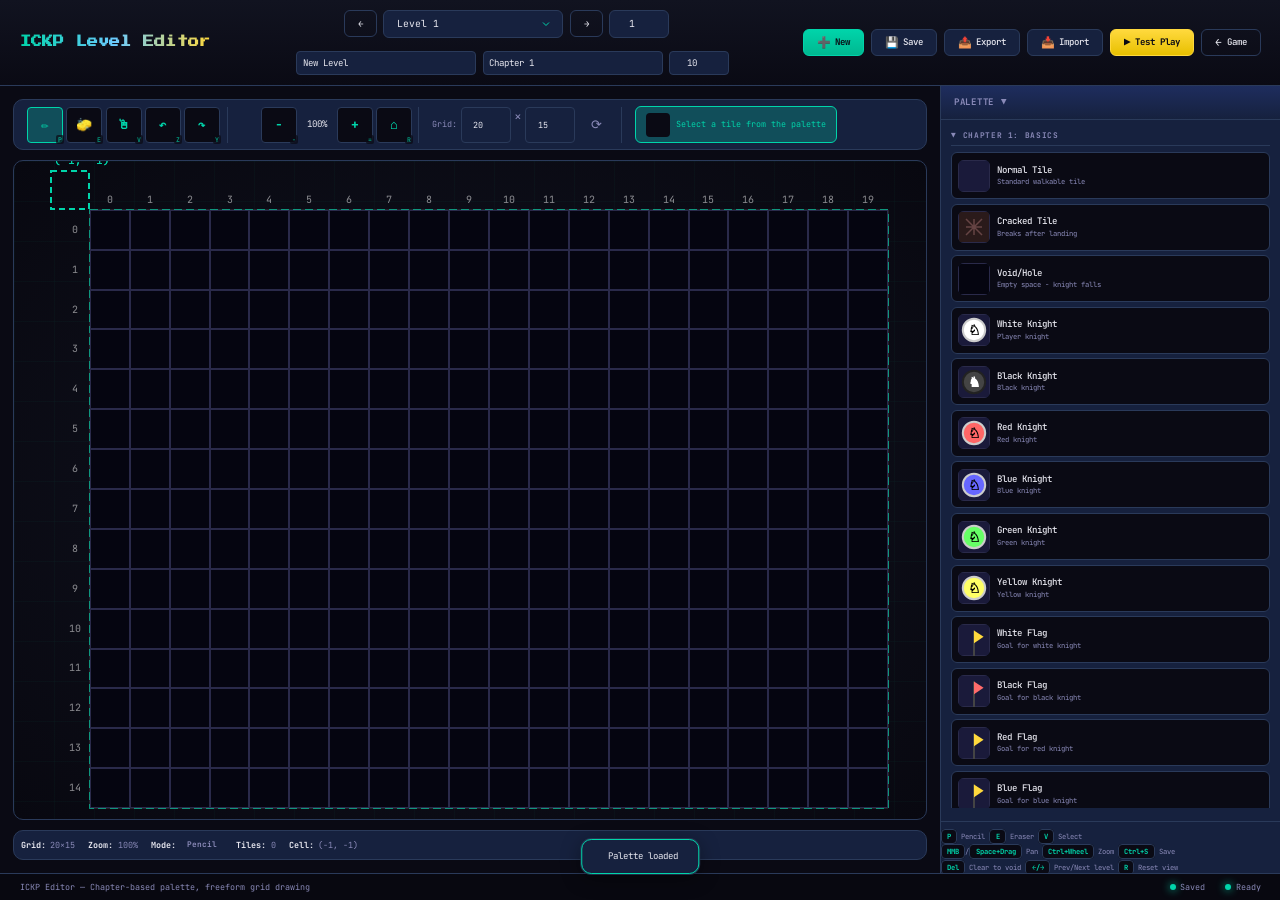
<file: backup_3/editor.html>
<!DOCTYPE html>
<html lang="en">
<head>
    <meta charset="UTF-8">
    <meta name="viewport" content="width=device-width, initial-scale=1.0">
    <title>ICKP Level Editor</title>
    <link rel="stylesheet" href="styles.css">
    <link rel="preconnect" href="https://fonts.googleapis.com">
    <link rel="preconnect" href="https://fonts.gstatic.com" crossorigin>
    <link href="https://fonts.googleapis.com/css2?family=Press+Start+2P&family=JetBrains+Mono:wght@400;700&display=swap" rel="stylesheet">
    <style>
        :root {
            --editor-bg: #0a0a14;
            --editor-panel: #16213e;
            --editor-panel-hover: #1e2d5e;
            --editor-border: #2a3a5a;
            --editor-accent: #00d4aa;
            --editor-accent-dim: #00d4aa40;
            --editor-text: #e8e8f0;
            --editor-text-dim: #8a8ab8;
            --editor-danger: #ff6b6b;
            --editor-warning: #ffd93d;
            --editor-info: #6bcbff;
            --radius-sm: 6px;
            --radius-md: 10px;
            --radius-lg: 14px;
            --transition-fast: 150ms ease-out;
            --transition-normal: 250ms ease-out;
            --shadow-panel: 0 4px 20px rgba(0,0,0,0.4), 0 0 0 1px var(--editor-border);
        }

        * { box-sizing: border-box; }
        body { margin: 0; font-family: 'JetBrains Mono', monospace; background: var(--editor-bg); color: var(--editor-text); min-height: 100vh; overflow: hidden; }

        .editor-root { display: grid; grid-template-rows: auto 1fr auto; grid-template-columns: 1fr 340px; height: 100vh; gap: 0; }

        /* Header */
        .editor-header { grid-column: 1 / -1; background: linear-gradient(180deg, #111320, #0a0a14); border-bottom: 1px solid var(--editor-border); padding: 0.75rem 1.5rem; display: flex; align-items: center; justify-content: space-between; gap: 1rem; flex-wrap: wrap; z-index: 100; }
        .editor-title { font-family: 'Press Start 2P', cursive; font-size: 0.85rem; background: linear-gradient(90deg, var(--editor-accent), var(--editor-info), var(--editor-warning)); -webkit-background-clip: text; -webkit-text-fill-color: transparent; background-clip: text; letter-spacing: 0.02em; }
        .editor-header-center { flex: 1; display: flex; justify-content: center; gap: 1rem; }
        .level-nav { display: flex; align-items: center; gap: 0.5rem; }
        .level-nav select { padding: 0.5rem 2rem 0.5rem 1rem; background: var(--editor-panel); border: 1px solid var(--editor-border); border-radius: var(--radius-sm); color: var(--editor-text); font-family: inherit; font-size: 0.75rem; min-width: 180px; appearance: none; background-image: url("data:image/svg+xml,%3Csvg xmlns='http://www.w3.org/2000/svg' width='12' height='12' viewBox='0 0 24 24' fill='none' stroke='%2300d4aa' stroke-width='2'%3E%3Cpath d='M6 9l6 6 6-6'/%3E%3C/svg%3E"); background-repeat: no-repeat; background-position: right 0.75rem center; }
        .level-nav input { width: 60px; padding: 0.5rem; text-align: center; background: var(--editor-panel); border: 1px solid var(--editor-border); border-radius: var(--radius-sm); color: var(--editor-text); font-family: inherit; font-size: 0.75rem; }
        .header-actions { display: flex; gap: 0.5rem; }
        .btn { padding: 0.5rem 1rem; border: 1px solid var(--editor-border); border-radius: var(--radius-sm); background: var(--editor-panel); color: var(--editor-text); font-family: inherit; font-size: 0.7rem; cursor: pointer; transition: all var(--transition-fast); display: inline-flex; align-items: center; gap: 0.35rem; white-space: nowrap; }
        .btn:hover { background: var(--editor-panel-hover); border-color: var(--editor-accent); }
        .btn:active { transform: scale(0.98); }
        .btn.primary { background: linear-gradient(180deg, var(--editor-accent), #00b890); border-color: var(--editor-accent); color: var(--editor-bg); font-weight: 700; }
        .btn.primary:hover { box-shadow: 0 0 20px var(--editor-accent-dim); }
        .btn.danger { background: linear-gradient(180deg, var(--editor-danger), #e05555); border-color: var(--editor-danger); color: var(--editor-bg); }
        .btn.ghost { background: transparent; }
        .btn-icon { font-size: 0.85rem; line-height: 1; }

        /* Footer */
        .editor-footer { grid-column: 1 / -1; background: #080810; border-top: 1px solid var(--editor-border); padding: 0.5rem 1.5rem; display: flex; justify-content: space-between; align-items: center; font-size: 0.65rem; color: var(--editor-text-dim); z-index: 100; }
        .footer-status { display: flex; gap: 1.5rem; align-items: center; }
        .status-item { display: flex; align-items: center; gap: 0.35rem; }
        .status-dot { width: 6px; height: 6px; border-radius: 50%; background: var(--editor-text-dim); }
        .status-dot.active { background: var(--editor-accent); box-shadow: 0 0 8px var(--editor-accent); animation: pulse 2s ease-in-out infinite; }
        @keyframes pulse { 0%,100% { opacity: 1; } 50% { opacity: 0.5; } }

        /* Left: Center Grid Area */
        .editor-center { grid-column: 1; grid-row: 2; display: flex; flex-direction: column; padding: 1rem; gap: 0.75rem; overflow: hidden; min-height: 0; }
        .board-toolbar { display: flex; align-items: center; gap: 0.5rem; flex-wrap: wrap; padding: 0.5rem; background: var(--editor-panel); border: 1px solid var(--editor-border); border-radius: var(--radius-md); }
        .tool-btn { width: 36px; height: 36px; border: 1px solid transparent; border-radius: var(--radius-sm); background: transparent; color: var(--editor-text-dim); display: flex; align-items: center; justify-content: center; cursor: pointer; transition: all var(--transition-fast); position: relative; font-size: 1rem; }
        .tool-btn:hover { background: var(--editor-panel-hover); color: var(--editor-text); border-color: var(--editor-border); }
        .tool-btn.active { background: var(--editor-accent-dim); border-color: var(--editor-accent); color: var(--editor-accent); }
        .tool-btn.kbd::after { content: attr(data-kbd); position: absolute; bottom: -2px; right: -2px; font-size: 0.5rem; background: var(--editor-bg); color: var(--editor-accent); padding: 0 2px; border-radius: 2px; font-family: inherit; opacity: 0.7; }
        .toolbar-spacer { flex: 1; }
        .selected-tool-display { display: flex; align-items: center; gap: 0.5rem; padding: 0.4rem 0.75rem; background: var(--editor-accent-dim); border: 1px solid var(--editor-accent); border-radius: var(--radius-sm); font-size: 0.65rem; color: var(--editor-accent); min-width: 200px; }
        .selected-tool-display .tool-preview { width: 24px; height: 24px; border-radius: 4px; background: var(--editor-bg); display: flex; align-items: center; justify-content: center; font-size: 0.9rem; }

        .board-canvas-container { flex: 1; background: radial-gradient(ellipse at center, #111320 0%, #080810 100%); border: 1px solid var(--editor-border); border-radius: var(--radius-md); overflow: hidden; position: relative; display: flex; justify-content: center; align-items: center; }
        .board-canvas-container::before { content: ''; position: absolute; inset: 0; background-image: linear-gradient(rgba(0,212,170,0.03) 1px, transparent 1px), linear-gradient(90deg, rgba(0,212,170,0.03) 1px, transparent 1px); background-size: 40px 40px; pointer-events: none; z-index: 1; }
        .board-canvas-container canvas { image-rendering: pixelated; image-rendering: crisp-edges; z-index: 2; }
        .board-info { display: flex; gap: 1rem; padding: 0.5rem; background: var(--editor-panel); border: 1px solid var(--editor-border); border-radius: var(--radius-md); font-size: 0.65rem; color: var(--editor-text-dim); flex-wrap: wrap; }
        .board-info span { display: flex; align-items: center; gap: 0.35rem; }
        .board-info strong { color: var(--editor-text); }

        /* Right: Palette Panel */
        .palette-panel { grid-column: 2; grid-row: 2; background: var(--editor-panel); border-left: 1px solid var(--editor-border); display: flex; flex-direction: column; overflow: hidden; }
        .palette-header { padding: 0.75rem 1rem; background: linear-gradient(180deg, var(--editor-panel-hover), var(--editor-panel)); border-bottom: 1px solid var(--editor-border); display: flex; align-items: center; justify-content: space-between; }
        .palette-title { font-size: 0.7rem; font-weight: 700; text-transform: uppercase; letter-spacing: 0.08em; color: var(--editor-text-dim); display: flex; align-items: center; gap: 0.5rem; }
        .palette-body { flex: 1; overflow-y: auto; padding: 0.75rem; }
        .chapter-section { margin-bottom: 1.5rem; }
        .chapter-title { font-size: 0.6rem; font-weight: 700; text-transform: uppercase; letter-spacing: 0.08em; color: var(--editor-text-dim); margin-bottom: 0.5rem; padding-bottom: 0.25rem; border-bottom: 1px solid var(--editor-border); display: flex; align-items: center; gap: 0.5rem; cursor: pointer; user-select: none; }
        .chapter-title:hover { color: var(--editor-accent); }
        .chapter-title .chevron { transition: transform var(--transition-fast); }
        .chapter-section.collapsed .chapter-title .chevron { transform: rotate(-90deg); }
        .chapter-content { display: flex; flex-direction: column; gap: 0.35rem; }
        .chapter-section.collapsed .chapter-content { display: none; }

        .palette-item { display: flex; align-items: center; gap: 0.5rem; padding: 0.5rem; background: var(--editor-bg); border: 1px solid var(--editor-border); border-radius: var(--radius-sm); cursor: pointer; transition: all var(--transition-fast); }
        .palette-item:hover { border-color: var(--editor-accent); background: var(--editor-panel-hover); }
        .palette-item.selected { border-color: var(--editor-accent); background: var(--editor-accent-dim); box-shadow: 0 0 12px var(--editor-accent-dim); }
        .palette-item-icon { width: 32px; height: 32px; border-radius: var(--radius-sm); background: var(--editor-panel); display: flex; align-items: center; justify-content: center; font-size: 1rem; flex-shrink: 0; overflow: hidden; }
        .palette-item-icon canvas { width: 100%; height: 100%; display: block; image-rendering: pixelated; }
        .palette-item-info { flex: 1; min-width: 0; }
        .palette-item-name { font-size: 0.7rem; font-weight: 500; color: var(--editor-text); white-space: nowrap; overflow: hidden; text-overflow: ellipsis; }
        .palette-item-desc { font-size: 0.55rem; color: var(--editor-text-dim); white-space: nowrap; overflow: hidden; text-overflow: ellipsis; }

        /* Shortcuts Hint */
        .shortcuts-hint { display: flex; flex-wrap: wrap; gap: 0.35rem; font-size: 0.55rem; color: var(--editor-text-dim); padding-top: 0.75rem; border-top: 1px solid var(--editor-border); margin-top: 1rem; }
        .kbd { padding: 0.15rem 0.4rem; background: var(--editor-bg); border: 1px solid var(--editor-border); border-radius: 4px; font-family: inherit; color: var(--editor-accent); font-weight: 700; }

        /* Toast */
        .toast { position: fixed; bottom: 2rem; left: 50%; transform: translateX(-50%) translateY(100px); background: var(--editor-panel); border: 1px solid var(--editor-border); border-radius: var(--radius-md); padding: 0.75rem 1.5rem; font-size: 0.7rem; z-index: 2000; box-shadow: var(--shadow-panel); opacity: 0; transition: all var(--transition-normal); display: flex; align-items: center; gap: 0.5rem; }
        .toast.show { transform: translateX(-50%) translateY(0); opacity: 1; }
        .toast.success { border-color: var(--editor-accent); }
        .toast.error { border-color: var(--editor-danger); }
        .toast.warning { border-color: var(--editor-warning); }

        /* Modal */
        .modal-overlay { position: fixed; inset: 0; background: rgba(0,0,0,0.8); backdrop-filter: blur(4px); z-index: 1000; display: flex; align-items: center; justify-content: center; padding: 1rem; opacity: 0; visibility: hidden; transition: all var(--transition-normal); }
        .modal-overlay.open { opacity: 1; visibility: visible; }
        .modal-overlay .modal { background: var(--editor-panel); border: 1px solid var(--editor-border); border-radius: var(--radius-lg); padding: 1.5rem; max-width: 500px; width: 100%; max-height: 80vh; overflow-y: auto; transform: scale(0.95); transition: transform var(--transition-normal); box-shadow: var(--shadow-panel); }
        .modal-overlay.open .modal { transform: scale(1); }
        .modal-title { font-size: 0.75rem; font-weight: 700; color: var(--editor-accent); margin-bottom: 1rem; }
        .modal-textarea { width: 100%; min-height: 300px; padding: 1rem; background: var(--editor-bg); border: 1px solid var(--editor-border); border-radius: var(--radius-md); color: var(--editor-text); font-family: inherit; font-size: 0.7rem; line-height: 1.5; resize: vertical; }
        .modal-textarea:focus { outline: none; border-color: var(--editor-accent); }
        .modal-actions { display: flex; gap: 0.5rem; justify-content: flex-end; margin-top: 1rem; }

        /* Responsive */
        @media (max-width: 1200px) {
            .editor-root { grid-template-columns: 1fr; grid-template-rows: auto auto 1fr auto; }
            .palette-panel { grid-column: 1; grid-row: 2; border-left: none; border-top: 1px solid var(--editor-border); max-height: 400px; }
            .editor-center { grid-row: 3; padding: 0.75rem; }
        }
        @media (max-width: 768px) {
            .board-toolbar { gap: 0.25rem; }
            .tool-btn { width: 32px; height: 32px; }
            .selected-tool-display { min-width: 150px; font-size: 0.6rem; }
        }
    </style>
</head>
<body>
    <div class="editor-root">
        <!-- Header -->
        <header class="editor-header">
            <h1 class="editor-title">ICKP Level Editor</h1>
            <div class="editor-header-center">
                <div class="level-nav">
                    <button class="btn ghost" id="prevLevelBtn" title="Previous Level (←)" aria-label="Previous Level">←</button>
                    <select id="levelSelect" aria-label="Select level"></select>
                    <button class="btn ghost" id="nextLevelBtn" title="Next Level (→)" aria-label="Next Level">→</button>
                    <input type="number" id="levelIdInput" min="1" max="121" value="1" aria-label="Level ID" style="width: 60px; text-align: center;">
                </div>
                <div class="level-meta" style="display:flex;align-items:center;gap:0.5rem;margin-left:1rem;">
                    <input type="text" id="levelNameInput" placeholder="Level name" value="New Level" style="width:180px;padding:0.4rem;background:var(--editor-panel);border:1px solid var(--editor-border);border-radius:4px;color:var(--editor-text);font-family:inherit;font-size:0.7rem;">
                    <select id="levelChapterInput" style="padding:0.4rem;background:var(--editor-panel);border:1px solid var(--editor-border);border-radius:4px;color:var(--editor-text);font-family:inherit;font-size:0.7rem;">
                        <option value="1">Chapter 1</option>
                        <option value="2">Chapter 2</option>
                        <option value="3">Chapter 3</option>
                        <option value="4">Chapter 4</option>
                        <option value="5">Chapter 5</option>
                        <option value="6">Chapter 6</option>
                        <option value="7">Chapter 7</option>
                    </select>
                    <input type="number" id="levelMovesInput" min="1" max="999" value="10" style="width:60px;padding:0.4rem;background:var(--editor-panel);border:1px solid var(--editor-border);border-radius:4px;color:var(--editor-text);font-family:inherit;font-size:0.7rem;text-align:center;" title="Max moves">
                </div>
            </div>
            <div class="header-actions">
                <button class="btn primary" id="newLevelBtn"><span class="btn-icon">➕</span> New</button>
                <button class="btn" id="saveLevelBtn"><span class="btn-icon">💾</span> Save</button>
                <button class="btn" id="exportLevelBtn"><span class="btn-icon">📤</span> Export</button>
                <button class="btn" id="importLevelBtn"><span class="btn-icon">📥</span> Import</button>
                <input type="file" id="importFile" accept=".json" style="display:none">
                <button class="btn primary" id="testLevelBtn" style="background: linear-gradient(180deg, var(--editor-warning), #e8c000); color: var(--editor-bg); border-color: var(--editor-warning);"><span class="btn-icon">▶</span> Test Play</button>
                <button class="btn ghost" id="backToGameBtn"><span class="btn-icon">←</span> Game</button>
            </div>
        </header>

        <!-- Center: Drawing Grid -->
        <main class="editor-center">
            <div class="board-toolbar">
                <div class="board-toolbar-group">
                    <button class="tool-btn kbd" data-mode="pencil" data-kbd="P" title="Pencil (P)" aria-label="Pencil Mode">✏️</button>
                    <button class="tool-btn kbd" data-mode="eraser" data-kbd="E" title="Eraser (E)" aria-label="Eraser Mode">🧽</button>
                    <button class="tool-btn kbd" data-mode="select" data-kbd="V" title="Select/Move (V)" aria-label="Select Mode">🖱</button>
                    <button class="tool-btn kbd" id="undoBtn" data-kbd="Z" title="Undo (Ctrl+Z)" aria-label="Undo">↶</button>
                    <button class="tool-btn kbd" id="redoBtn" data-kbd="Y" title="Redo (Ctrl+Y)" aria-label="Redo">↷</button>
                </div>
                <div class="board-toolbar-group">
                    <div class="toolbar-spacer"></div>
                </div>
                <div class="board-toolbar-group">
                    <button class="tool-btn kbd" id="zoomOutBtn" data-kbd="-" title="Zoom Out (-)" aria-label="Zoom Out">−</button>
                    <span id="zoomDisplayToolbar" style="display:inline-flex;align-items:center;padding:0 0.5rem;font-size:0.7rem;color:var(--editor-text);">100%</span>
                    <button class="tool-btn kbd" id="zoomInBtn" data-kbd="=" title="Zoom In (=)" aria-label="Zoom In">+</button>
                    <button class="tool-btn kbd" id="resetViewBtn" data-kbd="R" title="Reset View (R)" aria-label="Reset View">⌂</button>
                </div>
                <div class="board-toolbar-group">
                    <span style="display:inline-flex;align-items:center;gap:0.25rem;font-size:0.65rem;color:var(--editor-text-dim);">Grid:</span>
                    <input type="number" id="gridWidthInput" min="5" max="50" value="20" style="width:50px;padding:0.25rem;background:var(--editor-panel);border:1px solid var(--editor-border);border-radius:4px;color:var(--editor-text);font-family:inherit;font-size:0.65rem;text-align:center;">
                    <span style="color:var(--editor-text-dim);">×</span>
                    <input type="number" id="gridHeightInput" min="5" max="50" value="15" style="width:50px;padding:0.25rem;background:var(--editor-panel);border:1px solid var(--editor-border);border-radius:4px;color:var(--editor-text);font-family:inherit;font-size:0.65rem;text-align:center;">
                    <button class="tool-btn" id="resizeGridBtn" title="Resize Grid" aria-label="Resize Grid">⟳</button>
                </div>
                <div class="board-toolbar-group">
                    <div class="selected-tool-display" id="selectedToolDisplay">
                        <div class="tool-preview" id="toolPreview"></div>
                        <span id="toolName">Select a tile from the palette</span>
                    </div>
                </div>
            </div>

            <div class="board-canvas-container" id="boardContainer">
                <canvas id="editorCanvas"></canvas>
            </div>

            <div class="board-info">
                <span><strong>Grid:</strong> <span id="gridSizeDisplay">20×15</span></span>
                <span><strong>Zoom:</strong> <span id="zoomDisplay">100%</span></span>
                <span><strong>Mode:</strong> <span id="modeDisplay" class="mode-tag">Pencil</span></span>
                <span><strong>Tiles:</strong> <span id="tileCount">0</span></span>
                <span><strong>Cell:</strong> <span id="hoverCell">-</span></span>
            </div>
        </main>

        <!-- Right: Palette Panel -->
        <aside class="palette-panel" id="palettePanel">
            <div class="palette-header">
                <span class="palette-title">Palette <span class="chevron">▼</span></span>
            </div>
            <div class="palette-body" id="paletteBody"></div>
            <div class="shortcuts-hint">
                <div><span class="kbd">P</span> Pencil  <span class="kbd">E</span> Eraser  <span class="kbd">V</span> Select</div>
                <div><span class="kbd">MMB</span>/<span class="kbd">Space+Drag</span> Pan  <span class="kbd">Ctrl+Wheel</span> Zoom  <span class="kbd">Ctrl+S</span> Save</div>
                <div><span class="kbd">Del</span> Clear to void  <span class="kbd">←/→</span> Prev/Next level  <span class="kbd">R</span> Reset view</div>
            </div>
        </aside>

        <!-- Footer -->
        <footer class="editor-footer">
            <span>ICKP Editor — Chapter-based palette, freeform grid drawing</span>
            <div class="footer-status">
                <div class="status-item"><span class="status-dot" id="saveStatusDot"></span><span id="saveStatus">Saved</span></div>
                <div class="status-item"><span class="status-dot active"></span><span>Ready</span></div>
            </div>
        </footer>
    </div>

    <!-- Toast -->
    <div class="toast" id="toast"><span class="toast-icon"></span><span class="toast-message"></span></div>

    <!-- Modals -->
    <div class="modal-overlay" id="importModal">
        <div class="modal">
            <h3 class="modal-title">Import Level</h3>
            <textarea class="modal-textarea" id="importTextarea" placeholder="Paste JSON here..."></textarea>
            <div class="modal-actions">
                <button class="btn primary" id="confirmImportBtn">Import</button>
                <button class="btn" id="cancelImportBtn">Cancel</button>
            </div>
        </div>
    </div>

    <div class="modal-overlay" id="exportModal">
        <div class="modal">
            <h3 class="modal-title">Export Level JSON</h3>
            <textarea class="modal-textarea" id="exportTextarea" readonly></textarea>
            <div class="modal-actions">
                <button class="btn" id="copyExportBtn"><span class="btn-icon">📋</span> Copy</button>
                <button class="btn" id="downloadExportBtn"><span class="btn-icon">💾</span> Download</button>
                <button class="btn" id="closeExportBtn">Close</button>
            </div>
        </div>
    </div>

    <div class="modal-overlay" id="testModal">
        <div class="modal">
            <h3 class="modal-title">Test Level</h3>
            <p style="color: var(--editor-text-dim); margin-bottom: 1rem;">This will open the level in the game. Save first?</p>
            <div class="modal-actions">
                <button class="btn primary" id="confirmTestBtn">Save & Test</button>
                <button class="btn" id="cancelTestBtn">Cancel</button>
            </div>
        </div>
    </div>

    <script type="module">
        import { TileType, Dir, KnightColor, ToolType, Chapters, Levels, getLevel, getLevelsByChapter } from './levels.js';

        // ============================================================================
        // PALETTE DATA - Organized by Chapter
        // ============================================================================
        const CHAPTER_PALETTES = {
            1: { // Chapter 1: Basics
                name: 'Chapter 1: Basics',
                items: [
                    { type: 'tile', tileType: TileType.NORMAL, name: 'Normal Tile', desc: 'Standard walkable tile', icon: 'tile' },
                    { type: 'tile', tileType: TileType.CRACKED, name: 'Cracked Tile', desc: 'Breaks after landing', icon: 'cracked' },
                    { type: 'tile', tileType: TileType.EMPTY, name: 'Void/Hole', desc: 'Empty space - knight falls', icon: 'void' },
                    { type: 'entity', entityType: 'knight', color: KnightColor.WHITE, name: 'White Knight', desc: 'Player knight', icon: 'knight_white' },
                    { type: 'entity', entityType: 'knight', color: KnightColor.BLACK, name: 'Black Knight', desc: 'Black knight', icon: 'knight_black' },
                    { type: 'entity', entityType: 'knight', color: KnightColor.RED, name: 'Red Knight', desc: 'Red knight', icon: 'knight_red' },
                    { type: 'entity', entityType: 'knight', color: KnightColor.BLUE, name: 'Blue Knight', desc: 'Blue knight', icon: 'knight_blue' },
                    { type: 'entity', entityType: 'knight', color: KnightColor.GREEN, name: 'Green Knight', desc: 'Green knight', icon: 'knight_green' },
                    { type: 'entity', entityType: 'knight', color: KnightColor.YELLOW, name: 'Yellow Knight', desc: 'Yellow knight', icon: 'knight_yellow' },
                    { type: 'entity', entityType: 'flag', color: KnightColor.WHITE, name: 'White Flag', desc: 'Goal for white knight', icon: 'flag_white' },
                    { type: 'entity', entityType: 'flag', color: KnightColor.BLACK, name: 'Black Flag', desc: 'Goal for black knight', icon: 'flag_black' },
                    { type: 'entity', entityType: 'flag', color: KnightColor.RED, name: 'Red Flag', desc: 'Goal for red knight', icon: 'flag_red' },
                    { type: 'entity', entityType: 'flag', color: KnightColor.BLUE, name: 'Blue Flag', desc: 'Goal for blue knight', icon: 'flag_blue' },
                    { type: 'entity', entityType: 'flag', color: KnightColor.GREEN, name: 'Green Flag', desc: 'Goal for green knight', icon: 'flag_green' },
                    { type: 'entity', entityType: 'flag', color: KnightColor.YELLOW, name: 'Yellow Flag', desc: 'Goal for yellow knight', icon: 'flag_yellow' },
                    { type: 'entity', entityType: 'coin', name: 'Coin', desc: 'Collectible', icon: 'coin' },
                ]
            },
            2: { // Chapter 2: Walls
                name: 'Chapter 2: Walls & Arrows',
                items: [
                    { type: 'tile', tileType: TileType.BRICK, name: 'Brick Wall', desc: 'Destructible by hammer', icon: 'brick' },
                    { type: 'tile', tileType: TileType.METAL, name: 'Metal Wall', desc: 'Indestructible', icon: 'metal' },
                    { type: 'tile', tileType: TileType.ARROW_GREEN_UP, name: 'Green Arrow ↑', desc: 'Pushes knight 1 space', icon: 'arrow_green_up' },
                    { type: 'tile', tileType: TileType.ARROW_GREEN_RIGHT, name: 'Green Arrow →', desc: 'Pushes knight 1 space', icon: 'arrow_green_right' },
                    { type: 'tile', tileType: TileType.ARROW_GREEN_DOWN, name: 'Green Arrow ↓', desc: 'Pushes knight 1 space', icon: 'arrow_green_down' },
                    { type: 'tile', tileType: TileType.ARROW_GREEN_LEFT, name: 'Green Arrow ←', desc: 'Pushes knight 1 space', icon: 'arrow_green_left' },
                ]
            },
            3: { // Chapter 3: Blue Arrows
                name: 'Chapter 3: Blue Arrows',
                items: [
                    { type: 'tile', tileType: TileType.ARROW_BLUE_UP, name: 'Blue Arrow ↑', desc: 'Pushes knight 2 spaces', icon: 'arrow_blue_up' },
                    { type: 'tile', tileType: TileType.ARROW_BLUE_RIGHT, name: 'Blue Arrow →', desc: 'Pushes knight 2 spaces', icon: 'arrow_blue_right' },
                    { type: 'tile', tileType: TileType.ARROW_BLUE_DOWN, name: 'Blue Arrow ↓', desc: 'Pushes knight 2 spaces', icon: 'arrow_blue_down' },
                    { type: 'tile', tileType: TileType.ARROW_BLUE_LEFT, name: 'Blue Arrow ←', desc: 'Pushes knight 2 spaces', icon: 'arrow_blue_left' },
                    { type: 'tile', tileType: TileType.ARROW_4WAY, name: '4-Way Arrow', desc: 'Pushes in all directions', icon: 'arrow_4way' },
                ]
            },
            4: { // Chapter 4: Portals & Buttons
                name: 'Chapter 4: Portals & Buttons',
                items: [
                    { type: 'entity', entityType: 'portal', color: 'red', name: 'Red Portal', desc: 'Teleports to matching portal', icon: 'portal_red' },
                    { type: 'entity', entityType: 'portal', color: 'blue', name: 'Blue Portal', desc: 'Teleports to matching portal', icon: 'portal_blue' },
                    { type: 'entity', entityType: 'portal', color: 'green', name: 'Green Portal', desc: 'Teleports to matching portal', icon: 'portal_green' },
                    { type: 'entity', entityType: 'portal', color: 'yellow', name: 'Yellow Portal', desc: 'Teleports to matching portal', icon: 'portal_yellow' },
                    { type: 'entity', entityType: 'portal', color: 'purple', name: 'Purple Portal', desc: 'Teleports to matching portal', icon: 'portal_purple' },
                    { type: 'entity', entityType: 'portal', color: 'orange', name: 'Orange Portal', desc: 'Teleports to matching portal', icon: 'portal_orange' },
                    { type: 'entity', entityType: 'button', name: 'Button', desc: 'Activates when knight stands on it', icon: 'button' },
                    { type: 'entity', entityType: 'bomb', name: 'Bomb', desc: 'Explodes when triggered', icon: 'bomb' },
                ]
            },
            5: { // Chapter 5: Chess & Traffic
                name: 'Chapter 5: Chess & Traffic',
                items: [
                    { type: 'entity', entityType: 'chess', piece: 'pawn', name: 'Pawn', desc: 'Moves like chess pawn', icon: 'chess_pawn' },
                    { type: 'entity', entityType: 'chess', piece: 'bishop', name: 'Bishop', desc: 'Moves diagonally', icon: 'chess_bishop' },
                    { type: 'entity', entityType: 'chess', piece: 'rook', name: 'Rook', desc: 'Moves orthogonally', icon: 'chess_rook' },
                    { type: 'entity', entityType: 'chess', piece: 'queen', name: 'Queen', desc: 'Moves any direction', icon: 'chess_queen' },
                    { type: 'entity', entityType: 'chess', piece: 'king', name: 'King', desc: 'Moves 1 space any direction', icon: 'chess_king' },
                    { type: 'entity', entityType: 'traffic', state: 'green', name: 'Traffic Light (Green)', desc: 'Allows passage when green', icon: 'traffic_green' },
                    { type: 'entity', entityType: 'traffic', state: 'red', name: 'Traffic Light (Red)', desc: 'Blocks passage when red', icon: 'traffic_red' },
                ]
            },
            6: { // Chapter 6: Void Arrows
                name: 'Chapter 6: Void Arrows',
                items: [
                    { type: 'entity', entityType: 'voidarrow', dir: 0, name: 'Void Arrow ↑', desc: 'Continuous push upward', icon: 'voidarrow_up' },
                    { type: 'entity', entityType: 'voidarrow', dir: 1, name: 'Void Arrow →', desc: 'Continuous push right', icon: 'voidarrow_right' },
                    { type: 'entity', entityType: 'voidarrow', dir: 2, name: 'Void Arrow ↓', desc: 'Continuous push down', icon: 'voidarrow_down' },
                    { type: 'entity', entityType: 'voidarrow', dir: 3, name: 'Void Arrow ←', desc: 'Continuous push left', icon: 'voidarrow_left' },
                ]
            },
            7: { // Chapter 7: Global Tools
                name: 'Chapter 7: Global Tools',
                items: [
                    { type: 'tool', toolType: 'hammer', name: 'Hammer', desc: 'Destroys walls / builds on void', icon: 'hammer' },
                    { type: 'tool', toolType: 'boot', name: 'Boot', desc: 'Orthogonal move 1 space', icon: 'boot' },
                    { type: 'tool', toolType: 'arrow_up', name: 'Arrow ↑', desc: 'Places green arrow up', icon: 'arrow_up' },
                    { type: 'tool', toolType: 'arrow_right', name: 'Arrow →', desc: 'Places green arrow right', icon: 'arrow_right' },
                    { type: 'tool', toolType: 'arrow_down', name: 'Arrow ↓', desc: 'Places green arrow down', icon: 'arrow_down' },
                    { type: 'tool', toolType: 'arrow_left', name: 'Arrow ←', desc: 'Places green arrow left', icon: 'arrow_left' },
                    { type: 'tool', toolType: 'portalGun', name: 'Portal Gun', desc: 'Creates portal pair', icon: 'portalgun' },
                ]
            },
        };

        // ============================================================================
        // STATE
        // ============================================================================
        const state = {
            levelId: 1,
            levelName: 'New Level',
            chapter: 1,
            maxMoves: 10,
            // Grid: Map<"x,y"> -> { tileType, entity }
            grid: new Map(),
            bounds: { minX: 0, maxX: 19, minY: 0, maxY: 14 }, // Default 20x15 grid
            gridWidth: 20,
            gridHeight: 15,
            tools: { hammer: 0, arrows: { up: 0, right: 0, down: 0, left: 0 }, boot: 0, portalGun: 0 },

            mode: 'pencil', // pencil, eraser, select
            selectedPaletteItem: null, // The currently selected palette item

            // Undo/Redo
            history: [],
            historyIndex: -1,
            maxHistory: 50,

            mouseDown: false,
            mouseRightDown: false,
            lastCell: { x: -1, y: -1 },
            hoverCell: { x: -1, y: -1 },
            panning: false,
            panStart: { x: 0, y: 0 },
            offsetX: 0,
            offsetY: 0,
            cellSize: 40,
            zoom: 1,
            minZoom: 0.3,
            maxZoom: 3,
            unsavedChanges: false,

            selection: null, // { x, y, width, height } for select mode
            selectionStart: null,
        };

        // ============================================================================
        // DOM CACHE
        // ============================================================================
        const $ = (sel, ctx = document) => ctx.querySelector(sel);
        const $$ = (sel, ctx = document) => [...ctx.querySelectorAll(sel)];

        const canvas = $('#editorCanvas');
        const ctx = canvas.getContext('2d');
        const boardContainer = $('#boardContainer');
        const levelSelect = $('#levelSelect');
        const paletteBody = $('#paletteBody');

        // ============================================================================
        // INIT
        // ============================================================================
        function init() {
            console.log('ICKP Editor init()');
            loadLevelList();
            buildPalette();
            setupEventListeners();
            newLevel();
            resizeCanvas();
            render();
            updateUI();
            console.log('Editor ready');
        }

        function loadLevelList() {
            levelSelect.innerHTML = '';
            for (let i = 1; i <= 121; i++) {
                const opt = document.createElement('option');
                opt.value = i;
                opt.textContent = `Level ${i}`;
                levelSelect.appendChild(opt);
            }
            levelSelect.value = 1;
        }

        function buildPalette() {
            paletteBody.innerHTML = '';
            try {
                for (const [chNum, chapter] of Object.entries(CHAPTER_PALETTES)) {
                    const section = document.createElement('div');
                    section.className = 'chapter-section';
                    section.dataset.chapter = chNum;

                    const title = document.createElement('div');
                    title.className = 'chapter-title';
                    title.innerHTML = `<span class="chevron">▼</span> ${chapter.name}`;
                    title.addEventListener('click', () => {
                        section.classList.toggle('collapsed');
                    });
                    section.appendChild(title);

                    const content = document.createElement('div');
                    content.className = 'chapter-content';

                    chapter.items.forEach(item => {
                        const paletteItem = document.createElement('div');
                        paletteItem.className = 'palette-item';
                        paletteItem.dataset.item = JSON.stringify(item);

                        const iconDiv = document.createElement('div');
                        iconDiv.className = 'palette-item-icon';
                        iconDiv.innerHTML = `<canvas width="32" height="32"></canvas>`;
                        const iconCanvas = iconDiv.querySelector('canvas');
                        try {
                            drawPaletteIcon(iconCanvas.getContext('2d'), item, 32);
                        } catch (e) {
                            console.warn('Icon draw error for', item.name, e);
                            // Fallback: draw a simple colored square
                            const ctx = iconCanvas.getContext('2d');
                            ctx.fillStyle = '#00d4aa';
                            ctx.fillRect(8, 8, 16, 16);
                        }

                        const infoDiv = document.createElement('div');
                        infoDiv.className = 'palette-item-info';
                        infoDiv.innerHTML = `
                            <div class="palette-item-name">${item.name}</div>
                            <div class="palette-item-desc">${item.desc}</div>
                        `;

                        paletteItem.appendChild(iconDiv);
                        paletteItem.appendChild(infoDiv);

                        paletteItem.addEventListener('click', () => selectPaletteItem(item, paletteItem));
                        content.appendChild(paletteItem);
                    });

                    section.appendChild(content);
                    paletteBody.appendChild(section);
                }
                showToast('Palette loaded');
            } catch (e) {
                console.error('Palette build error:', e);
                showToast('Error loading palette: ' + e.message, 'error');
                // Fallback: create basic palette
                createFallbackPalette();
            }
        }

        function createFallbackPalette() {
            const basicItems = [
                { type: 'tile', tileType: 1, name: 'Normal Tile', desc: 'Standard walkable tile' },
                { type: 'tile', tileType: 4, name: 'Cracked Tile', desc: 'Breaks after landing' },
                { type: 'tile', tileType: 0, name: 'Void/Hole', desc: 'Empty space' },
                { type: 'entity', entityType: 'knight', name: 'White Knight', desc: 'Player knight' },
                { type: 'entity', entityType: 'flag', name: 'White Flag', desc: 'Goal for white knight' },
                { type: 'entity', entityType: 'coin', name: 'Coin', desc: 'Collectible' },
            ];
            const section = document.createElement('div');
            section.className = 'chapter-section';
            const title = document.createElement('div');
            title.className = 'chapter-title';
            title.innerHTML = `<span class="chevron">▼</span> Basic Tiles (Fallback)`;
            title.addEventListener('click', () => section.classList.toggle('collapsed'));
            section.appendChild(title);
            const content = document.createElement('div');
            content.className = 'chapter-content';
            basicItems.forEach(item => {
                const paletteItem = document.createElement('div');
                paletteItem.className = 'palette-item';
                paletteItem.innerHTML = `
                    <div class="palette-item-icon" style="background:#2a2a4a;border:1px solid #00d4aa;"></div>
                    <div class="palette-item-info">
                        <div class="palette-item-name">${item.name}</div>
                        <div class="palette-item-desc">${item.desc}</div>
                    </div>
                `;
                paletteItem.addEventListener('click', () => {
                    state.selectedPaletteItem = item;
                    $$('.palette-item').forEach(el => el.classList.remove('selected'));
                    paletteItem.classList.add('selected');
                    updateSelectedToolDisplay();
                });
                content.appendChild(paletteItem);
            });
            section.appendChild(content);
            paletteBody.appendChild(section);
        }

        function drawPaletteIcon(ctx, item, size) {
            // Use same rendering as main game for perfect consistency
            ctx.fillStyle = '#0a0a14';
            ctx.fillRect(0, 0, size, size);

            const s = size;
            const px = 0;
            const py = 0;

            if (item.type === 'tile') {
                // Use drawTile for perfect match with game rendering
                drawTile(ctx, px, py, s, item.tileType);
            } else if (item.type === 'entity') {
                // Draw base tile (normal) then entity on top for perfect match
                drawTile(ctx, px, py, s, TileType.NORMAL);
                // Create mock entity object matching game format
                const entity = { type: item.entityType };
                if (item.color) entity.color = item.color;
                if (item.piece) entity.piece = item.piece;
                if (item.state) entity.state = item.state;
                if (item.dir !== undefined) entity.dir = item.dir;
                drawEntity(ctx, px, py, s, entity);
            } else if (item.type === 'tool') {
                // Tools: draw on normal tile background with tool icon
                drawTile(ctx, px, py, s, TileType.NORMAL);
                ctx.font = `${s * 0.55}px serif`;
                ctx.textAlign = 'center';
                ctx.textBaseline = 'middle';
                ctx.fillStyle = '#00d4aa';
                const icons = { hammer: '🔨', boot: '👢', arrow_up: '⬆️', arrow_right: '➡️', arrow_down: '⬇️', arrow_left: '⬅️', portalGun: '🔫' };
                ctx.fillText(icons[item.toolType] || '?', s/2, s/2);
            }
        }

        function drawArrowIcon(ctx, cx, cy, as, type, color) {
            let dx = 0, dy = 0;
            if (type === TileType.ARROW_GREEN_UP || type === TileType.ARROW_BLUE_UP) { dx = 0; dy = -1; }
            else if (type === TileType.ARROW_GREEN_RIGHT || type === TileType.ARROW_BLUE_RIGHT) { dx = 1; dy = 0; }
            else if (type === TileType.ARROW_GREEN_DOWN || type === TileType.ARROW_BLUE_DOWN) { dx = 0; dy = 1; }
            else { dx = -1; dy = 0; }
            ctx.fillStyle = color;
            ctx.beginPath();
            ctx.moveTo(cx + dx * as, cy + dy * as);
            ctx.lineTo(cx - dy * as * 0.6, cy + dx * as * 0.6);
            ctx.lineTo(cx + dy * as * 0.6, cy - dx * as * 0.6);
            ctx.fill();
        }

        // ============================================================================
        // EVENT LISTENERS
        // ============================================================================
        function setupEventListeners() {
            // Toolbar mode buttons
            $$('[data-mode]').forEach(btn => {
                btn.addEventListener('click', () => {
                    state.mode = btn.dataset.mode;
                    updateModeButtons();
                    updateSelectedToolDisplay();
                });
            });

            // Keyboard shortcuts
            document.addEventListener('keydown', (e) => {
                if (e.target.tagName === 'INPUT' || e.target.tagName === 'SELECT' || e.target.tagName === 'TEXTAREA') return;
                const map = { 'p': 'pencil', 'e': 'eraser', 'v': 'select' };
                if (map[e.key.toLowerCase()]) {
                    state.mode = map[e.key.toLowerCase()];
                    updateModeButtons();
                    updateSelectedToolDisplay();
                }
                if (e.key === 'Delete' || e.key === 'Backspace') { deleteSelection(); }
                if ((e.ctrlKey || e.metaKey) && e.key === 's') { e.preventDefault(); saveLevel(); }
                if ((e.ctrlKey || e.metaKey) && e.key === 'z' && !e.shiftKey) { e.preventDefault(); undo(); }
                if ((e.ctrlKey || e.metaKey) && (e.key === 'y' || (e.key === 'z' && e.shiftKey))) { e.preventDefault(); redo(); }
                if (e.key === 'ArrowLeft') { navigateLevel(-1); }
                if (e.key === 'ArrowRight') { navigateLevel(1); }
                if (e.key === 'r' || e.key === 'R') { resetView(); }
            });

            // Canvas events
            canvas.addEventListener('mousedown', onMouseDown);
            canvas.addEventListener('mousemove', onMouseMove);
            canvas.addEventListener('mouseup', onMouseUp);
            canvas.addEventListener('mouseleave', onMouseUp);
            canvas.addEventListener('contextmenu', e => e.preventDefault());
            canvas.addEventListener('wheel', onWheel, { passive: false });
            boardContainer.addEventListener('wheel', onWheel, { passive: false });

            // Level select
            levelSelect.addEventListener('change', () => loadLevel(parseInt(levelSelect.value)));
            $('#levelIdInput').addEventListener('change', (e) => {
                const v = parseInt(e.target.value);
                if (v >= 1 && v <= 121) { levelSelect.value = v; loadLevel(v); }
            });
            $('#prevLevelBtn').addEventListener('click', () => navigateLevel(-1));
            $('#nextLevelBtn').addEventListener('click', () => navigateLevel(1));

            // Level metadata
            $('#levelNameInput').addEventListener('change', (e) => { state.levelName = e.target.value; markUnsaved(); });
            $('#levelChapterInput').addEventListener('change', (e) => { state.chapter = parseInt(e.target.value); markUnsaved(); });
            $('#levelMovesInput').addEventListener('change', (e) => { state.maxMoves = parseInt(e.target.value); markUnsaved(); });

            // Action buttons
            $('#newLevelBtn').addEventListener('click', () => { if (state.unsavedChanges && !confirm('Unsaved changes. Discard?')) return; newLevel(); });
            $('#saveLevelBtn').addEventListener('click', saveLevel);
            $('#exportLevelBtn').addEventListener('click', exportLevel);
            $('#importLevelBtn').addEventListener('click', () => $('#importFile').click());
            $('#importFile').addEventListener('change', importLevel);
            $('#testLevelBtn').addEventListener('click', testLevel);
            $('#backToGameBtn').addEventListener('click', () => window.location.href = 'index.html');

            // Undo/Redo
            $('#undoBtn').addEventListener('click', undo);
            $('#redoBtn').addEventListener('click', redo);

            // Zoom controls
            $('#zoomInBtn').addEventListener('click', () => zoomAtCenter(1.2));
            $('#zoomOutBtn').addEventListener('click', () => zoomAtCenter(0.8333));
            $('#resetViewBtn').addEventListener('click', resetView);

            // Grid resize
            $('#resizeGridBtn').addEventListener('click', resizeGrid);
            $('#gridWidthInput').addEventListener('change', resizeGrid);
            $('#gridHeightInput').addEventListener('change', resizeGrid);

            // Modals
            $('#confirmImportBtn').addEventListener('click', confirmImport);
            $('#cancelImportBtn').addEventListener('click', () => $('#importModal').classList.remove('open'));
            $('#copyExportBtn').addEventListener('click', copyExport);
            $('#downloadExportBtn').addEventListener('click', downloadExport);
            $('#closeExportBtn').addEventListener('click', () => $('#exportModal').classList.remove('open'));
            $('#confirmTestBtn').addEventListener('click', confirmTest);
            $('#cancelTestBtn').addEventListener('click', () => $('#testModal').classList.remove('open'));

            // Window resize
            window.addEventListener('resize', resizeCanvas);
        }

        function navigateLevel(delta) {
            let v = parseInt(levelSelect.value) + delta;
            v = Math.max(1, Math.min(121, v));
            levelSelect.value = v;
            loadLevel(v);
        }

        // ============================================================================
        // CANVAS INTERACTION
        // ============================================================================
        function getCellFromClient(clientX, clientY) {
            const rect = canvas.getBoundingClientRect();
            const scaleX = canvas.width / rect.width;
            const scaleY = canvas.height / rect.height;
            const xInternal = (clientX - rect.left) * scaleX;
            const yInternal = (clientY - rect.top) * scaleY;
            const x = Math.floor((xInternal - state.offsetX) / (state.cellSize * state.zoom));
            const y = Math.floor((yInternal - state.offsetY) / (state.cellSize * state.zoom));
            return { x, y };
        }

        function onMouseDown(e) {
            if (e.button === 1) { // Middle click - pan
                state.panning = true;
                state.panStart = { x: e.clientX - state.offsetX, y: e.clientY - state.offsetY };
                canvas.style.cursor = 'grabbing';
                return;
            }
            if (e.button === 2) { // Right click - eraser
                state.mouseRightDown = true;
                state._prevMode = state.mode;
                state.mode = 'eraser';
                updateModeButtons();
            } else {
                state.mouseDown = true;
            }
            const cell = getCellFromClient(e.clientX, e.clientY);

            if (state.mode === 'select') {
                state.selectionStart = cell;
                state.selection = { x: cell.x, y: cell.y, width: 0, height: 0 };
            } else {
                applyTool(cell.x, cell.y);
                render();
            }
            state.lastCell = cell;
        }

        function onMouseMove(e) {
            const cell = getCellFromClient(e.clientX, e.clientY);
            state.hoverCell = cell;
            updateHoverUI(cell);

            if (state.panning) {
                state.offsetX = e.clientX - state.panStart.x;
                state.offsetY = e.clientY - state.panStart.y;
                render();
                return;
            }

            if (state.mouseDown || state.mouseRightDown) {
                if (state.mode === 'select' && state.selectionStart) {
                    const minX = Math.min(state.selectionStart.x, cell.x);
                    const maxX = Math.max(state.selectionStart.x, cell.x);
                    const minY = Math.min(state.selectionStart.y, cell.y);
                    const maxY = Math.max(state.selectionStart.y, cell.y);
                    state.selection = { x: minX, y: minY, width: maxX - minX + 1, height: maxY - minY + 1 };
                    render();
                } else if (cell.x !== state.lastCell.x || cell.y !== state.lastCell.y) {
                    applyTool(cell.x, cell.y);
                    state.lastCell = cell;
                    render();
                }
            }
        }

        function onMouseUp(e) {
            if (e.button === 1) { state.panning = false; canvas.style.cursor = ''; return; }
            if (e.button === 2) {
                state.mouseRightDown = false;
                if (state._prevMode) { state.mode = state._prevMode; delete state._prevMode; updateModeButtons(); }
                return;
            }
            state.mouseDown = false;
            state.lastCell = { x: -1, y: -1 };
            state.selectionStart = null;
        }

        function onWheel(e) {
            e.preventDefault();
            if (e.ctrlKey || e.metaKey) {
                const rect = canvas.getBoundingClientRect();
                const scaleX = canvas.width / rect.width;
                const scaleY = canvas.height / rect.height;
                const mouseX = (e.clientX - rect.left) * scaleX;
                const mouseY = (e.clientY - rect.top) * scaleY;
                const oldZoom = state.zoom;
                state.zoom = Math.max(state.minZoom, Math.min(state.maxZoom, state.zoom * (e.deltaY > 0 ? 0.9 : 1.1)));
                const zoomFactor = state.zoom / oldZoom;
                state.offsetX = mouseX - (mouseX - state.offsetX) * zoomFactor;
                state.offsetY = mouseY - (mouseY - state.offsetY) * zoomFactor;
                render();
                updateUI();
            } else {
                const rect = canvas.getBoundingClientRect();
                const scaleX = canvas.width / rect.width;
                const scaleY = canvas.height / rect.height;
                state.offsetX -= e.deltaX * scaleX;
                state.offsetY -= e.deltaY * scaleY;
                render();
            }
        }

        // Zoom helper functions
        function zoomAtCenter(factor) {
            const oldZoom = state.zoom;
            state.zoom = Math.max(state.minZoom, Math.min(state.maxZoom, state.zoom * factor));
            const zoomFactor = state.zoom / oldZoom;
            const centerX = canvas.width / 2 / oldZoom;
            const centerY = canvas.height / 2 / oldZoom;
            state.offsetX = (canvas.width / 2) - centerX * state.zoom;
            state.offsetY = (canvas.height / 2) - centerY * state.zoom;
            render();
            updateUI();
        }

        function resetView() {
            state.zoom = 1;
            centerOnGrid();
            render();
            updateUI();
        }

        function resizeGrid() {
            pushHistory();
            const newWidth = Math.max(5, Math.min(50, parseInt($('#gridWidthInput').value) || 20));
            const newHeight = Math.max(5, Math.min(50, parseInt($('#gridHeightInput').value) || 15));
            $('#gridWidthInput').value = newWidth;
            $('#gridHeightInput').value = newHeight;

            const oldBounds = state.bounds;
            state.bounds = { minX: 0, maxX: newWidth - 1, minY: 0, maxY: newHeight - 1 };
            state.gridWidth = newWidth;
            state.gridHeight = newHeight;

            // Fill new cells with void
            for (let x = 0; x < newWidth; x++) {
                for (let y = 0; y < newHeight; y++) {
                    const key = tileKey(x, y);
                    if (!state.grid.has(key)) {
                        state.grid.set(key, { tileType: TileType.EMPTY });
                    }
                }
            }

            // Remove cells outside new bounds
            for (const key of state.grid.keys()) {
                const [x, y] = key.split(',').map(Number);
                if (x >= newWidth || y >= newHeight) {
                    state.grid.delete(key);
                }
            }

            centerOnGrid();
            render();
            updateUI();
            showToast(`Grid resized to ${newWidth}×${newHeight}`);
        }

        // Undo/Redo
        function pushHistory() {
            // Serialize current grid state
            const snapshot = {
                grid: new Map(state.grid),
                bounds: { ...state.bounds },
                tools: { ...state.tools },
                levelId: state.levelId,
                levelName: state.levelName,
                chapter: state.chapter,
                maxMoves: state.maxMoves,
            };

            // Remove any history after current index
            state.history = state.history.slice(0, state.historyIndex + 1);
            state.history.push(snapshot);

            // Limit history size
            if (state.history.length > state.maxHistory) {
                state.history.shift();
            } else {
                state.historyIndex++;
            }
        }

        function undo() {
            if (state.historyIndex <= 0) return;
            state.historyIndex--;
            restoreHistory(state.history[state.historyIndex]);
            render();
            updateUI();
            showToast('Undo');
        }

        function redo() {
            if (state.historyIndex >= state.history.length - 1) return;
            state.historyIndex++;
            restoreHistory(state.history[state.historyIndex]);
            render();
            updateUI();
            showToast('Redo');
        }

        function restoreHistory(snapshot) {
            state.grid = new Map(snapshot.grid);
            state.bounds = { ...snapshot.bounds };
            state.tools = { ...snapshot.tools };
            state.levelId = snapshot.levelId;
            state.levelName = snapshot.levelName;
            state.chapter = snapshot.chapter;
            state.maxMoves = snapshot.maxMoves;
            state.gridWidth = state.bounds.maxX - state.bounds.minX + 1;
            state.gridHeight = state.bounds.maxY - state.bounds.minY + 1;

            // Update UI inputs
            $('#levelIdInput').value = state.levelId;
            $('#levelNameInput').value = state.levelName;
            $('#levelChapterInput').value = state.chapter.toString();
            $('#levelMovesInput').value = state.maxMoves.toString();
            $('#gridWidthInput').value = state.gridWidth;
            $('#gridHeightInput').value = state.gridHeight;
        }

        // ============================================================================
        // TOOL APPLICATION
        // ============================================================================
        function tileKey(x, y) { return `${x},${y}`; }

        function getGridCell(x, y) {
            return state.grid.get(tileKey(x, y));
        }

        function setGridCell(x, y, data) {
            const key = tileKey(x, y);
            if (data) {
                state.grid.set(key, data);
            } else {
                state.grid.delete(key);
            }
        }

        function applyTool(x, y) {
            const key = tileKey(x, y);
            const existing = state.grid.get(key);

            if (state.mode === 'eraser') {
                // Set to void instead of deleting, so grid stays full
                pushHistory();
                state.grid.set(key, { tileType: TileType.EMPTY });
                markUnsaved();
                return;
            }

            if (!state.selectedPaletteItem) {
                showToast('Select a tile from the palette first', 'warning');
                return;
            }

            const item = state.selectedPaletteItem;
            let newData = { ...existing };

            if (item.type !== 'tool') {
                pushHistory();
            }

            if (item.type === 'tile') {
                newData.tileType = item.tileType;
            } else if (item.type === 'entity') {
                newData.entity = { type: item.entityType };
                if (item.color) newData.entity.color = item.color;
                if (item.piece) newData.entity.piece = item.piece;
                if (item.state) newData.entity.state = item.state;
                if (item.dir !== undefined) newData.entity.dir = item.dir;
                // Ensure tile exists under entity
                if (!newData.tileType || newData.tileType === TileType.EMPTY) {
                    newData.tileType = TileType.NORMAL;
                }
            } else if (item.type === 'tool') {
                // Tools are stored in level tools, not on grid
                state.tools[item.toolType] = (state.tools[item.toolType] || 0) + 1;
                markUnsaved();
                showToast(`Added ${item.name} to tools`);
                return;
            }

            setGridCell(x, y, newData);
            markUnsaved();
        }

        function deleteSelection() {
            if (!state.selection) return;
            pushHistory();
            let deleted = false;
            for (let x = state.selection.x; x < state.selection.x + state.selection.width; x++) {
                for (let y = state.selection.y; y < state.selection.y + state.selection.height; y++) {
                    state.grid.set(tileKey(x, y), { tileType: TileType.EMPTY });
                    deleted = true;
                }
            }
            if (deleted) { markUnsaved(); showToast('Selection cleared to void'); }
            state.selection = null;
            render();
        }

        // ============================================================================
        // PALETTE SELECTION
        // ============================================================================
        function selectPaletteItem(item, element) {
            $$('.palette-item').forEach(el => el.classList.remove('selected'));
            element.classList.add('selected');
            state.selectedPaletteItem = item;
            updateSelectedToolDisplay();
        }

        function updateSelectedToolDisplay() {
            const preview = $('#toolPreview');
            const nameEl = $('#toolName');
            if (!state.selectedPaletteItem) {
                preview.innerHTML = '';
                nameEl.textContent = 'Select a tile from the palette';
                return;
            }
            const item = state.selectedPaletteItem;
            const modePrefix = state.mode === 'eraser' ? 'Eraser: ' : '';
            nameEl.textContent = modePrefix + item.name;

            // Draw preview
            preview.innerHTML = `<canvas width="24" height="24"></canvas>`;
            const c = preview.querySelector('canvas').getContext('2d');
            drawPaletteIcon(c, item, 24);
        }

        function updateModeButtons() {
            $$('[data-mode]').forEach(btn => btn.classList.toggle('active', btn.dataset.mode === state.mode));
            $('#modeDisplay').textContent = state.mode.charAt(0).toUpperCase() + state.mode.slice(1);
        }

        // ============================================================================
        // LEVEL MANAGEMENT
        // ============================================================================
        function newLevel() {
            state.levelId = 1;
            state.levelName = 'New Level';
            state.chapter = 1;
            state.maxMoves = 10;
            state.grid.clear();
            state.bounds = { minX: 0, maxX: 19, minY: 0, maxY: 14 };
            state.gridWidth = 20;
            state.gridHeight = 15;

            // Fill grid with void tiles so user sees full grid to paint on
            for (let x = 0; x < 20; x++) {
                for (let y = 0; y < 15; y++) {
                    state.grid.set(tileKey(x, y), { tileType: TileType.EMPTY });
                }
            }

            state.tools = { hammer: 0, arrows: { up: 0, right: 0, down: 0, left: 0 }, boot: 0, portalGun: 0 };
            state.mode = 'pencil';
            state.selectedPaletteItem = null;
            state.unsavedChanges = false;
            levelSelect.value = 1;
            $('#levelIdInput').value = 1;
            $('#levelNameInput').value = 'New Level';
            $('#levelChapterInput').value = '1';
            $('#levelMovesInput').value = '10';
            $$('.palette-item').forEach(el => el.classList.remove('selected'));
            updateModeButtons();
            updateSelectedToolDisplay();
            centerOnGrid();
            // Initialize history with current state
            state.history = [];
            state.historyIndex = -1;
            pushHistory();
        }

        function loadLevel(levelId) {
            if (state.unsavedChanges && !confirm('Unsaved changes. Discard?')) return;

            const levelData = getLevel(levelId);
            if (!levelData) { showToast('Level not found', 'error'); return; }

            // Convert fixed board to grid map
            state.grid.clear();
            const board = levelData.board || [];
            for (let y = 0; y < board.length; y++) {
                for (let x = 0; x < board[y].length; x++) {
                    const tileType = board[y][x];
                    if (tileType !== TileType.EMPTY && tileType !== undefined) {
                        state.grid.set(tileKey(x, y), { tileType });
                    }
                }
            }

            // Load entities
            const addEntity = (x, y, entity) => {
                const key = tileKey(x, y);
                const existing = state.grid.get(key) || { tileType: TileType.NORMAL };
                existing.entity = entity;
                state.grid.set(key, existing);
            };

            (levelData.knights || []).forEach(k => addEntity(k.x, k.y, { type: 'knight', color: k.color, id: k.id }));
            (levelData.flags || []).forEach(f => addEntity(f.x, f.y, { type: 'flag', color: f.color }));
            (levelData.coins || []).forEach(c => addEntity(c.x, c.y, { type: 'coin' }));
            (levelData.portals || []).forEach(p => addEntity(p.x, p.y, { type: 'portal', color: p.color }));
            (levelData.buttons || []).forEach(b => addEntity(b.x, b.y, { type: 'button', targets: b.targets }));
            (levelData.bombs || []).forEach(b => addEntity(b.x, b.y, { type: 'bomb' }));
            (levelData.chessPieces || []).forEach(c => addEntity(c.x, c.y, { type: 'chess', piece: c.type, color: c.color }));
            (levelData.trafficLights || []).forEach(t => addEntity(t.x, t.y, { type: 'traffic', state: t.state }));
            (levelData.voidArrows || []).forEach(v => addEntity(v.x, v.y, { type: 'voidarrow', dir: v.dir }));

            // Meta
            state.levelId = levelData.id;
            state.levelName = levelData.name;
            state.chapter = levelData.chapter || 1;
            state.maxMoves = levelData.moves || 10;
            state.tools = { ...levelData.tools, portalGun: levelData.tools?.portalGun || 0 };

            // Calculate bounds from loaded data
            let minX = 0, maxX = 19, minY = 0, maxY = 14;
            state.grid.forEach((_, key) => {
                const [x, y] = key.split(',').map(Number);
                minX = Math.min(minX, x);
                maxX = Math.max(maxX, x);
                minY = Math.min(minY, y);
                maxY = Math.max(maxY, y);
            });
            // Add margin
            state.bounds = { minX: minX - 2, maxX: maxX + 2, minY: minY - 2, maxY: maxY + 2 };
            state.gridWidth = state.bounds.maxX - state.bounds.minX + 1;
            state.gridHeight = state.bounds.maxY - state.bounds.minY + 1;

            levelSelect.value = levelId;
            $('#levelIdInput').value = levelId;
            $('#levelNameInput').value = state.levelName;
            $('#levelChapterInput').value = state.chapter.toString();
            $('#levelMovesInput').value = state.maxMoves.toString();
            state.unsavedChanges = false;

            centerOnGrid();
            render();
            // Initialize history with current state
            state.history = [];
            state.historyIndex = -1;
            pushHistory();
            updateUI();
            showToast(`Loaded Level ${levelId}`);
        }

        function saveLevel() {
            // Convert grid to fixed board
            const bounds = state.bounds;
            const width = bounds.maxX - bounds.minX + 1;
            const height = bounds.maxY - bounds.minY + 1;

            const board = [];
            for (let y = 0; y < height; y++) {
                const row = [];
                for (let x = 0; x < width; x++) {
                    const wx = bounds.minX + x;
                    const wy = bounds.minY + y;
                    const cell = state.grid.get(tileKey(wx, wy));
                    row.push(cell?.tileType || TileType.EMPTY);
                }
                board.push(row);
            }

            const shiftX = -bounds.minX;
            const shiftY = -bounds.minY;

            const extractEntities = (type) => {
                const results = [];
                state.grid.forEach((cell, key) => {
                    if (cell.entity && cell.entity.type === type) {
                        const [x, y] = key.split(',').map(Number);
                        const e = { x: x + shiftX, y: y + shiftY, ...cell.entity };
                        delete e.type;
                        results.push(e);
                    }
                });
                return results;
            };

            const levelData = {
                id: state.levelId,
                name: state.levelName,
                chapter: state.chapter,
                moves: state.maxMoves,
                board,
                knights: extractEntities('knight'),
                flags: extractEntities('flag'),
                coins: extractEntities('coin'),
                portals: extractEntities('portal'),
                buttons: extractEntities('button'),
                bombs: extractEntities('bomb'),
                chessPieces: extractEntities('chess'),
                trafficLights: extractEntities('traffic'),
                voidArrows: extractEntities('voidarrow'),
                tools: state.tools,
            };

            const customLevels = JSON.parse(localStorage.getItem('ickp_custom_levels') || '{}');
            customLevels[state.levelId] = levelData;
            localStorage.setItem('ickp_custom_levels', JSON.stringify(customLevels));

            state.unsavedChanges = false;
            showToast(`Level ${state.levelId} saved!`);
            updateUI();
        }

        function exportLevel() {
            const bounds = state.bounds;
            const width = bounds.maxX - bounds.minX + 1;
            const height = bounds.maxY - bounds.minY + 1;

            const board = [];
            for (let y = 0; y < height; y++) {
                const row = [];
                for (let x = 0; x < width; x++) {
                    const wx = bounds.minX + x;
                    const wy = bounds.minY + y;
                    const cell = state.grid.get(tileKey(wx, wy));
                    row.push(cell?.tileType || TileType.EMPTY);
                }
                board.push(row);
            }

            const shiftX = -bounds.minX;
            const shiftY = -bounds.minY;

            const extractEntities = (type) => {
                const results = [];
                state.grid.forEach((cell, key) => {
                    if (cell.entity && cell.entity.type === type) {
                        const [x, y] = key.split(',').map(Number);
                        const e = { x: x + shiftX, y: y + shiftY, ...cell.entity };
                        delete e.type;
                        results.push(e);
                    }
                });
                return results;
            };

            const levelData = {
                id: state.levelId,
                name: state.levelName,
                chapter: state.chapter,
                moves: state.maxMoves,
                board,
                knights: extractEntities('knight'),
                flags: extractEntities('flag'),
                coins: extractEntities('coin'),
                portals: extractEntities('portal'),
                buttons: extractEntities('button'),
                bombs: extractEntities('bomb'),
                chessPieces: extractEntities('chess'),
                trafficLights: extractEntities('traffic'),
                voidArrows: extractEntities('voidarrow'),
                tools: state.tools,
            };

            $('#exportTextarea').value = JSON.stringify(levelData, null, 2);
            $('#exportModal').classList.add('open');
        }

        function importLevel(e) {
            const file = e.target.files[0];
            if (!file) return;
            const reader = new FileReader();
            reader.onload = (ev) => {
                try {
                    const data = JSON.parse(ev.target.result);
                    $('#importTextarea').value = ev.target.result;
                    $('#importModal').classList.add('open');
                } catch (err) {
                    showToast('Invalid JSON file', 'error');
                }
            };
            reader.readAsText(file);
            e.target.value = '';
        }

        function confirmImport() {
            try {
                const data = JSON.parse($('#importTextarea').value);
                state.grid.clear();
                const board = data.board || [];
                for (let y = 0; y < board.length; y++) {
                    for (let x = 0; x < board[y].length; x++) {
                        const tileType = board[y][x];
                        if (tileType !== TileType.EMPTY && tileType !== undefined) {
                            state.grid.set(tileKey(x, y), { tileType });
                        }
                    }
                }

                const addEntity = (x, y, entity) => {
                    const key = tileKey(x, y);
                    const existing = state.grid.get(key) || { tileType: TileType.NORMAL };
                    existing.entity = entity;
                    state.grid.set(key, existing);
                };

                (data.knights || []).forEach(k => addEntity(k.x, k.y, { type: 'knight', color: k.color, id: k.id }));
                (data.flags || []).forEach(f => addEntity(f.x, f.y, { type: 'flag', color: f.color }));
                (data.coins || []).forEach(c => addEntity(c.x, c.y, { type: 'coin' }));
                (data.portals || []).forEach(p => addEntity(p.x, p.y, { type: 'portal', color: p.color }));
                (data.buttons || []).forEach(b => addEntity(b.x, b.y, { type: 'button', targets: b.targets }));
                (data.bombs || []).forEach(b => addEntity(b.x, b.y, { type: 'bomb' }));
                (data.chessPieces || []).forEach(c => addEntity(c.x, c.y, { type: 'chess', piece: c.type, color: c.color }));
                (data.trafficLights || []).forEach(t => addEntity(t.x, t.y, { type: 'traffic', state: t.state }));
                (data.voidArrows || []).forEach(v => addEntity(v.x, v.y, { type: 'voidarrow', dir: v.dir }));

                state.levelId = data.id || 1;
                state.levelName = data.name || 'Imported';
                state.chapter = data.chapter || 1;
                state.maxMoves = data.moves || 10;
                state.tools = data.tools || { hammer: 0, arrows: { up: 0, right: 0, down: 0, left: 0 }, boot: 0, portalGun: 0 };

                levelSelect.value = state.levelId;
                $('#levelIdInput').value = state.levelId;

                // Recalc bounds
                let minX = 0, maxX = 19, minY = 0, maxY = 14;
                state.grid.forEach((_, key) => {
                    const [x, y] = key.split(',').map(Number);
                    minX = Math.min(minX, x);
                    maxX = Math.max(maxX, x);
                    minY = Math.min(minY, y);
                    maxY = Math.max(maxY, y);
                });
                state.bounds = { minX: minX - 2, maxX: maxX + 2, minY: minY - 2, maxY: maxY + 2 };

                $('#importModal').classList.remove('open');
                centerOnGrid();
                render();
                updateUI();
                state.unsavedChanges = true;
                showToast('Level imported!');
            } catch (err) {
                showToast('Invalid level data', 'error');
            }
        }

        function testLevel() {
            if (state.unsavedChanges) {
                $('#testModal').classList.add('open');
            } else {
                confirmTest();
            }
        }

        function confirmTest() {
            saveLevel();
            $('#testModal').classList.remove('open');
            // Create test level for game
            const bounds = state.bounds;
            const width = bounds.maxX - bounds.minX + 1;
            const height = bounds.maxY - bounds.minY + 1;
            const board = [];
            for (let y = 0; y < height; y++) {
                const row = [];
                for (let x = 0; x < width; x++) {
                    const wx = bounds.minX + x;
                    const wy = bounds.minY + y;
                    const cell = state.grid.get(tileKey(wx, wy));
                    row.push(cell?.tileType || TileType.EMPTY);
                }
                board.push(row);
            }
            const shiftX = -bounds.minX;
            const shiftY = -bounds.minY;

            const extractEntities = (type) => {
                const results = [];
                state.grid.forEach((cell, key) => {
                    if (cell.entity && cell.entity.type === type) {
                        const [x, y] = key.split(',').map(Number);
                        const e = { x: x + shiftX, y: y + shiftY, ...cell.entity };
                        delete e.type;
                        results.push(e);
                    }
                });
                return results;
            };

            const testLevel = {
                id: 999, name: 'Test Level', chapter: 1, moves: state.maxMoves,
                board,
                knights: extractEntities('knight'),
                flags: extractEntities('flag'),
                coins: extractEntities('coin'),
                portals: extractEntities('portal'),
                buttons: extractEntities('button'),
                bombs: extractEntities('bomb'),
                chessPieces: extractEntities('chess'),
                trafficLights: extractEntities('traffic'),
                voidArrows: extractEntities('voidarrow'),
                tools: state.tools,
            };
            sessionStorage.setItem('ickp_test_level', JSON.stringify(testLevel));
            window.open('index.html?test=1', '_blank');
        }

        function copyExport() {
            navigator.clipboard.writeText($('#exportTextarea').value);
            showToast('Copied to clipboard!');
        }

        function downloadExport() {
            const blob = new Blob([$('#exportTextarea').value], { type: 'application/json' });
            const url = URL.createObjectURL(blob);
            const a = document.createElement('a');
            a.href = url; a.download = `ickp_level_${state.levelId}.json`; a.click();
            URL.revokeObjectURL(url);
        }

        // ============================================================================
        // UI UPDATE
        // ============================================================================
        function updateUI() {
            $('#saveStatusDot').classList.toggle('active', !state.unsavedChanges);
            $('#saveStatus').textContent = state.unsavedChanges ? 'Unsaved' : 'Saved';
            const b = state.bounds;
            const w = b.maxX - b.minX + 1;
            const h = b.maxY - b.minY + 1;
            $('#gridSizeDisplay').textContent = `${w}×${h}`;
            const zoomPct = Math.round(state.zoom * 100) + '%';
            $('#zoomDisplay').textContent = zoomPct;
            $('#zoomDisplayToolbar').textContent = zoomPct;
            let tileCount = 0;
            state.grid.forEach(cell => { if (cell.tileType && cell.tileType !== TileType.EMPTY) tileCount++; });
            $('#tileCount').textContent = tileCount;
            const hc = state.hoverCell;
            $('#hoverCell').textContent = `(${hc.x}, ${hc.y})`;
        }

        function updateHoverUI(cell) {
            // Could add hover preview
        }

        function markUnsaved() { state.unsavedChanges = true; updateUI(); }

        function centerOnGrid() {
            const b = state.bounds;
            const centerX = (b.minX + b.maxX) / 2;
            const centerY = (b.minY + b.maxY) / 2;
            state.offsetX = canvas.clientWidth / 2 - centerX * state.cellSize * state.zoom;
            state.offsetY = canvas.clientHeight / 2 - centerY * state.cellSize * state.zoom;
        }

        // ============================================================================
        // RENDERING
        // ============================================================================
        function resizeCanvas() {
            const containerRect = boardContainer.getBoundingClientRect();
            canvas.width = containerRect.width;
            canvas.height = containerRect.height;
            canvas.style.width = '100%';
            canvas.style.height = '100%';
            centerOnGrid();
            render();
        }

        function render() {
            if (!ctx) return;

            ctx.setTransform(state.zoom, 0, 0, state.zoom, state.offsetX, state.offsetY);

            const b = state.bounds;
            const drawMinX = b.minX * state.cellSize;
            const drawMaxX = (b.maxX + 1) * state.cellSize;
            const drawMinY = b.minY * state.cellSize;
            const drawMaxY = (b.maxY + 1) * state.cellSize;

            // Clear
            ctx.fillStyle = '#0a0a14';
            ctx.fillRect(drawMinX, drawMinY, drawMaxX - drawMinX, drawMaxY - drawMinY);

            // Grid lines - more visible
            ctx.strokeStyle = 'rgba(255,255,255,0.1)';
            ctx.lineWidth = 1;
            for (let x = b.minX; x <= b.maxX + 1; x++) {
                const px = x * state.cellSize;
                ctx.beginPath(); ctx.moveTo(px, drawMinY); ctx.lineTo(px, drawMaxY); ctx.stroke();
            }
            for (let y = b.minY; y <= b.maxY + 1; y++) {
                const py = y * state.cellSize;
                ctx.beginPath(); ctx.moveTo(drawMinX, py); ctx.lineTo(drawMaxX, py); ctx.stroke();
            }

            // Draw bounds border
            ctx.strokeStyle = '#00d4aa66';
            ctx.lineWidth = 2;
            ctx.setLineDash([8, 4]);
            ctx.strokeRect(drawMinX, drawMinY, drawMaxX - drawMinX, drawMaxY - drawMinY);
            ctx.setLineDash([]);

            // Coordinate labels on axes
            ctx.fillStyle = 'rgba(255,255,255,0.3)';
            ctx.font = '10px JetBrains Mono';
            ctx.textAlign = 'center';
            ctx.textBaseline = 'middle';
            for (let x = b.minX; x <= b.maxX; x++) {
                const px = x * state.cellSize + state.cellSize / 2;
                ctx.fillText(x.toString(), px, drawMinY - 10);
            }
            for (let y = b.minY; y <= b.maxY; y++) {
                const py = y * state.cellSize + state.cellSize / 2;
                ctx.fillText(y.toString(), drawMinX - 15, py);
            }

            // Draw tiles and entities
            state.grid.forEach((cell, key) => {
                const [x, y] = key.split(',').map(Number);
                const px = x * state.cellSize;
                const py = y * state.cellSize;
                const s = state.cellSize;

                // Tile - draw ALL tiles including EMPTY (void)
                if (cell.tileType !== undefined) {
                    drawTile(ctx, px, py, s, cell.tileType);
                }

                // Entity
                if (cell.entity) {
                    drawEntity(ctx, px, py, s, cell.entity);
                }
            });

            // Selection rectangle
            if (state.selection) {
                const sx = state.selection.x * state.cellSize;
                const sy = state.selection.y * state.cellSize;
                const sw = state.selection.width * state.cellSize;
                const sh = state.selection.height * state.cellSize;
                ctx.strokeStyle = '#00d4aa';
                ctx.lineWidth = 2;
                ctx.setLineDash([8, 4]);
                ctx.strokeRect(sx, sy, sw, sh);
                ctx.setLineDash([]);
                ctx.fillStyle = 'rgba(0,212,170,0.15)';
                ctx.fillRect(sx, sy, sw, sh);
            }

            // Hover highlight - always show if mouse is over canvas area
            const hx = state.hoverCell.x * state.cellSize;
            const hy = state.hoverCell.y * state.cellSize;
            const s = state.cellSize;
            // Show hover for a slightly larger area to help with placement
            if (state.hoverCell.x >= b.minX - 2 && state.hoverCell.x <= b.maxX + 2 && state.hoverCell.y >= b.minY - 2 && state.hoverCell.y <= b.maxY + 2) {
                ctx.strokeStyle = state.mode === 'eraser' ? '#ff6b6b' : '#00d4aa';
                ctx.lineWidth = 2;
                ctx.setLineDash([6, 4]);
                ctx.strokeRect(hx + 1, hy + 1, s - 2, s - 2);
                ctx.setLineDash([]);
                // Show coordinates
                ctx.fillStyle = state.mode === 'eraser' ? '#ff6b6b' : '#00d4aa';
                ctx.font = '11px JetBrains Mono';
                ctx.textAlign = 'left';
                ctx.textBaseline = 'bottom';
                ctx.fillText(`(${state.hoverCell.x}, ${state.hoverCell.y})`, hx + 4, hy - 4);
            }

            // Ghost preview of selected tile at hover position (when in pencil mode)
            if (state.mode === 'pencil' && state.selectedPaletteItem && state.selectedPaletteItem.type === 'tile') {
                const ghostX = state.hoverCell.x * state.cellSize;
                const ghostY = state.hoverCell.y * state.cellSize;
                if (state.hoverCell.x >= b.minX - 2 && state.hoverCell.x <= b.maxX + 2 && state.hoverCell.y >= b.minY - 2 && state.hoverCell.y <= b.maxY + 2) {
                    ctx.globalAlpha = 0.3;
                    drawTile(ctx, ghostX, ghostY, s, state.selectedPaletteItem.tileType);
                    ctx.globalAlpha = 1;
                }
            }
        }

        function drawTile(ctx, px, py, s, type) {
            const colors = {
                [TileType.EMPTY]: '#050510',
                [TileType.NORMAL]: '#1a1a3a',
                [TileType.CRACKED]: '#2a1a1a',
                [TileType.BRICK]: '#6b2a2a',
                [TileType.METAL]: '#3a3a5a',
                [TileType.ARROW_GREEN_UP]: '#004d3d',
                [TileType.ARROW_GREEN_RIGHT]: '#004d3d',
                [TileType.ARROW_GREEN_DOWN]: '#004d3d',
                [TileType.ARROW_GREEN_LEFT]: '#004d3d',
                [TileType.ARROW_BLUE_UP]: '#003d4d',
                [TileType.ARROW_BLUE_RIGHT]: '#003d4d',
                [TileType.ARROW_BLUE_DOWN]: '#003d4d',
                [TileType.ARROW_BLUE_LEFT]: '#003d4d',
                [TileType.ARROW_4WAY]: '#4d3d00',
            };

            ctx.fillStyle = colors[type] || '#1a1a3a';
            ctx.fillRect(px, py, s, s);

            ctx.strokeStyle = '#2a2a4a';
            ctx.lineWidth = 1;
            ctx.strokeRect(px + 0.5, py + 0.5, s - 1, s - 1);

            if (type === TileType.CRACKED) {
                ctx.strokeStyle = '#664444';
                ctx.lineWidth = 1.5;
                ctx.beginPath();
                ctx.moveTo(px + 8, py + 8); ctx.lineTo(px + s - 8, py + s - 8);
                ctx.moveTo(px + s - 8, py + 8); ctx.lineTo(px + 8, py + s - 8);
                ctx.moveTo(px + s/2, py + 8); ctx.lineTo(px + s/2, py + s - 8);
                ctx.moveTo(px + 8, py + s/2); ctx.lineTo(px + s - 8, py + s/2);
                ctx.stroke();
            }

            if ([TileType.ARROW_GREEN_UP, TileType.ARROW_GREEN_RIGHT, TileType.ARROW_GREEN_DOWN, TileType.ARROW_GREEN_LEFT].includes(type)) {
                drawArrowOnTile(ctx, px, py, s, type, '#00d4aa', 1);
            }
            if ([TileType.ARROW_BLUE_UP, TileType.ARROW_BLUE_RIGHT, TileType.ARROW_BLUE_DOWN, TileType.ARROW_BLUE_LEFT].includes(type)) {
                drawArrowOnTile(ctx, px, py, s, type, '#6bcbff', 2);
            }
            if (type === TileType.ARROW_4WAY) {
                drawArrowOnTile(ctx, px, py, s, TileType.ARROW_GREEN_UP, '#ffd93d', 1);
                drawArrowOnTile(ctx, px, py, s, TileType.ARROW_GREEN_RIGHT, '#ffd93d', 1);
                drawArrowOnTile(ctx, px, py, s, TileType.ARROW_GREEN_DOWN, '#ffd93d', 1);
                drawArrowOnTile(ctx, px, py, s, TileType.ARROW_GREEN_LEFT, '#ffd93d', 1);
            }
        }

        function drawArrowOnTile(ctx, px, py, s, type, color, spaces) {
            const cx = px + s/2, cy = py + s/2;
            let dx = 0, dy = 0;
            if (type === TileType.ARROW_GREEN_UP || type === TileType.ARROW_BLUE_UP) { dx = 0; dy = -1; }
            else if (type === TileType.ARROW_GREEN_RIGHT || type === TileType.ARROW_BLUE_RIGHT) { dx = 1; dy = 0; }
            else if (type === TileType.ARROW_GREEN_DOWN || type === TileType.ARROW_BLUE_DOWN) { dx = 0; dy = 1; }
            else { dx = -1; dy = 0; }

            const as = s * 0.25;
            ctx.fillStyle = color;
            ctx.beginPath();
            ctx.moveTo(cx + dx * as, cy + dy * as);
            ctx.lineTo(cx - dy * as * 0.6, cy + dx * as * 0.6);
            ctx.lineTo(cx + dy * as * 0.6, cy - dx * as * 0.6);
            ctx.fill();

            if (spaces === 2) {
                ctx.fillStyle = color + '80';
                ctx.beginPath();
                ctx.moveTo(cx + dx * as * 1.8, cy + dy * as * 1.8);
                ctx.lineTo(cx - dy * as * 0.4, cy + dx * as * 0.4);
                ctx.lineTo(cx + dy * as * 0.4, cy - dx * as * 0.4);
                ctx.fill();
            }
        }

        function drawEntity(ctx, px, py, s, entity) {
            const cx = px + s/2, cy = py + s/2;

            switch (entity.type) {
                case 'knight': {
                    const color = entity.color === KnightColor.BLACK ? '#444' : (entity.color === KnightColor.WHITE ? '#fff' : entity.color === KnightColor.RED ? '#f66' : entity.color === KnightColor.BLUE ? '#66f' : entity.color === KnightColor.GREEN ? '#6f6' : '#ff6');
                    ctx.fillStyle = color;
                    ctx.beginPath(); ctx.arc(cx, cy, s * 0.35, 0, Math.PI * 2); ctx.fill();
                    ctx.strokeStyle = entity.color === KnightColor.BLACK ? '#222' : '#ccc';
                    ctx.lineWidth = 2; ctx.stroke();
                    ctx.font = `bold ${s * 0.45}px serif`;
                    ctx.textAlign = 'center'; ctx.textBaseline = 'middle';
                    ctx.fillStyle = entity.color === KnightColor.BLACK ? '#fff' : '#000';
                    ctx.fillText(entity.color === KnightColor.BLACK ? '♞' : '♘', cx, cy + s * 0.05);
                    break;
                }
                case 'flag': {
                    ctx.strokeStyle = '#444'; ctx.lineWidth = 2;
                    ctx.beginPath(); ctx.moveTo(cx, py + s); ctx.lineTo(cx, py + s * 0.2); ctx.stroke();
                    ctx.fillStyle = entity.color === KnightColor.BLACK ? '#ff6b6b' : '#ffd93d';
                    ctx.beginPath();
                    ctx.moveTo(cx, py + s * 0.2);
                    ctx.lineTo(cx + s * 0.3, py + s * 0.4);
                    ctx.lineTo(cx, py + s * 0.6);
                    ctx.closePath(); ctx.fill();
                    break;
                }
                case 'coin': {
                    ctx.fillStyle = '#ffd93d';
                    ctx.beginPath(); ctx.arc(cx, cy, s * 0.28, 0, Math.PI * 2); ctx.fill();
                    ctx.strokeStyle = '#e8c000'; ctx.lineWidth = 2; ctx.stroke();
                    ctx.fillStyle = '#fff8c0';
                    ctx.beginPath(); ctx.arc(cx - s * 0.08, cy - s * 0.08, s * 0.12, 0, Math.PI * 2); ctx.fill();
                    break;
                }
                case 'portal': {
                    for (let r = 3; r < s/2; r += 4) {
                        ctx.strokeStyle = entity.color;
                        ctx.lineWidth = 1.5;
                        ctx.globalAlpha = 0.6;
                        ctx.beginPath(); ctx.arc(cx, cy, r, 0, Math.PI * 2); ctx.stroke();
                    }
                    ctx.globalAlpha = 1;
                    ctx.fillStyle = entity.color;
                    ctx.beginPath(); ctx.arc(cx, cy, s * 0.12, 0, Math.PI * 2); ctx.fill();
                    break;
                }
                case 'button': {
                    ctx.fillStyle = '#4a9'; ctx.beginPath(); ctx.arc(cx, cy, s * 0.28, 0, Math.PI * 2); ctx.fill();
                    ctx.strokeStyle = '#287'; ctx.lineWidth = 2; ctx.stroke();
                    break;
                }
                case 'bomb': {
                    ctx.fillStyle = '#333'; ctx.beginPath(); ctx.arc(cx, cy - 2, s * 0.25, 0, Math.PI * 2); ctx.fill();
                    ctx.strokeStyle = '#ff6b6b'; ctx.lineWidth = 2; ctx.stroke();
                    ctx.strokeStyle = '#ff6b6b'; ctx.lineWidth = 2; ctx.lineCap = 'round';
                    ctx.beginPath(); ctx.moveTo(cx, cy - s * 0.25 - 2); ctx.lineTo(cx, cy - s * 0.25 - 6); ctx.stroke();
                    break;
                }
                case 'chess': {
                    ctx.font = `${s * 0.55}px serif`;
                    ctx.textAlign = 'center'; ctx.textBaseline = 'middle';
                    ctx.fillStyle = entity.color === 'white' ? '#fff' : '#000';
                    const icons = { pawn: '♙', bishop: '♗', rook: '♖', queen: '♕', king: '♔' };
                    ctx.fillText(icons[entity.piece] || '?', cx, cy);
                    break;
                }
                case 'traffic': {
                    const w = 10, h = 24;
                    ctx.fillStyle = '#222'; ctx.fillRect(cx - w/2, cy - h/2, w, h);
                    ctx.fillStyle = entity.state === 'green' ? '#0f0' : '#333';
                    ctx.beginPath(); ctx.arc(cx, cy - 5, 3.5, 0, Math.PI * 2); ctx.fill();
                    ctx.fillStyle = entity.state === 'red' ? '#f00' : '#333';
                    ctx.beginPath(); ctx.arc(cx, cy + 5, 3.5, 0, Math.PI * 2); ctx.fill();
                    break;
                }
                case 'voidarrow': {
                    const as = s * 0.28;
                    let dx = 0, dy = 0;
                    if (entity.dir === 0) { dx = 0; dy = -1; }
                    else if (entity.dir === 1) { dx = 1; dy = 0; }
                    else if (entity.dir === 2) { dx = 0; dy = 1; }
                    else { dx = -1; dy = 0; }
                    ctx.fillStyle = '#6bcbff';
                    ctx.beginPath();
                    ctx.moveTo(cx + dx * as, cy + dy * as);
                    ctx.lineTo(cx - dy * as * 0.7, cy + dx * as * 0.7);
                    ctx.lineTo(cx + dy * as * 0.7, cy - dx * as * 0.7);
                    ctx.fill();
                    break;
                }
            }
        }

        // ============================================================================
        // MODAL / TOAST
        // ============================================================================
        function showToast(msg, type = 'success') {
            const toast = $('#toast');
            toast.querySelector('.toast-message').textContent = msg;
            toast.className = 'toast ' + type + ' show';
            setTimeout(() => toast.classList.remove('show'), 3000);
        }

        // Start
        init();
    </script>
</body>
</html>
</file>
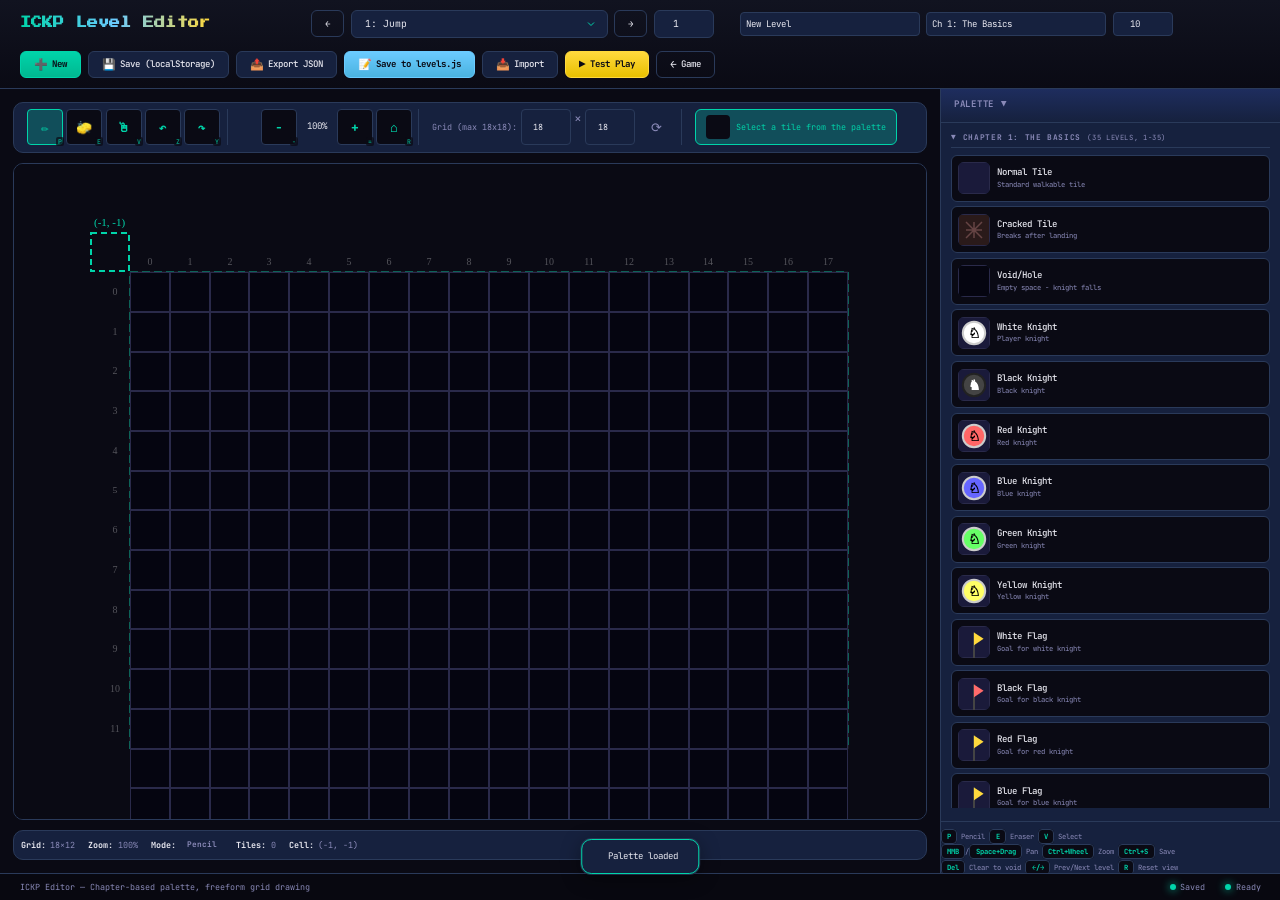
<file: backup_3/actual/editor.html>
<!DOCTYPE html>
<html lang="en">
<head>
    <meta charset="UTF-8">
    <meta name="viewport" content="width=device-width, initial-scale=1.0">
    <title>ICKP Level Editor</title>
    <link rel="stylesheet" href="styles.css">
    <link rel="preconnect" href="https://fonts.googleapis.com">
    <link rel="preconnect" href="https://fonts.gstatic.com" crossorigin>
    <link href="https://fonts.googleapis.com/css2?family=Press+Start+2P&family=JetBrains+Mono:wght@400;700&display=swap" rel="stylesheet">
    <style>
        :root {
            --editor-bg: #0a0a14;
            --editor-panel: #16213e;
            --editor-panel-hover: #1e2d5e;
            --editor-border: #2a3a5a;
            --editor-accent: #00d4aa;
            --editor-accent-dim: #00d4aa40;
            --editor-text: #e8e8f0;
            --editor-text-dim: #8a8ab8;
            --editor-danger: #ff6b6b;
            --editor-warning: #ffd93d;
            --editor-info: #6bcbff;
            --radius-sm: 6px;
            --radius-md: 10px;
            --radius-lg: 14px;
            --transition-fast: 150ms ease-out;
            --transition-normal: 250ms ease-out;
            --shadow-panel: 0 4px 20px rgba(0,0,0,0.4), 0 0 0 1px var(--editor-border);
        }

        * { box-sizing: border-box; }
        body { margin: 0; font-family: 'JetBrains Mono', monospace; background: var(--editor-bg); color: var(--editor-text); min-height: 100vh; overflow: hidden; }

        .editor-root { display: grid; grid-template-rows: auto 1fr auto; grid-template-columns: 1fr 340px; height: 100vh; gap: 0; }

        /* Header */
        .editor-header { grid-column: 1 / -1; background: linear-gradient(180deg, #111320, #0a0a14); border-bottom: 1px solid var(--editor-border); padding: 0.75rem 1.5rem; display: flex; align-items: center; justify-content: space-between; gap: 1rem; flex-wrap: wrap; z-index: 100; }
        .editor-title { font-family: 'Press Start 2P', cursive; font-size: 0.85rem; background: linear-gradient(90deg, var(--editor-accent), var(--editor-info), var(--editor-warning)); -webkit-background-clip: text; -webkit-text-fill-color: transparent; background-clip: text; letter-spacing: 0.02em; }
        .editor-header-center { flex: 1; display: flex; justify-content: center; gap: 1rem; }
        .level-nav { display: flex; align-items: center; gap: 0.5rem; }
        .level-nav select { padding: 0.5rem 2rem 0.5rem 1rem; background: var(--editor-panel); border: 1px solid var(--editor-border); border-radius: var(--radius-sm); color: var(--editor-text); font-family: inherit; font-size: 0.75rem; min-width: 180px; appearance: none; background-image: url("data:image/svg+xml,%3Csvg xmlns='http://www.w3.org/2000/svg' width='12' height='12' viewBox='0 0 24 24' fill='none' stroke='%2300d4aa' stroke-width='2'%3E%3Cpath d='M6 9l6 6 6-6'/%3E%3C/svg%3E"); background-repeat: no-repeat; background-position: right 0.75rem center; }
        .level-nav input { width: 60px; padding: 0.5rem; text-align: center; background: var(--editor-panel); border: 1px solid var(--editor-border); border-radius: var(--radius-sm); color: var(--editor-text); font-family: inherit; font-size: 0.75rem; }
        .header-actions { display: flex; gap: 0.5rem; }
        .btn { padding: 0.5rem 1rem; border: 1px solid var(--editor-border); border-radius: var(--radius-sm); background: var(--editor-panel); color: var(--editor-text); font-family: inherit; font-size: 0.7rem; cursor: pointer; transition: all var(--transition-fast); display: inline-flex; align-items: center; gap: 0.35rem; white-space: nowrap; }
        .btn:hover { background: var(--editor-panel-hover); border-color: var(--editor-accent); }
        .btn:active { transform: scale(0.98); }
        .btn.primary { background: linear-gradient(180deg, var(--editor-accent), #00b890); border-color: var(--editor-accent); color: var(--editor-bg); font-weight: 700; }
        .btn.primary:hover { box-shadow: 0 0 20px var(--editor-accent-dim); }
        .btn.danger { background: linear-gradient(180deg, var(--editor-danger), #e05555); border-color: var(--editor-danger); color: var(--editor-bg); }
        .btn.ghost { background: transparent; }
        .btn-icon { font-size: 0.85rem; line-height: 1; }

        /* Footer */
        .editor-footer { grid-column: 1 / -1; background: #080810; border-top: 1px solid var(--editor-border); padding: 0.5rem 1.5rem; display: flex; justify-content: space-between; align-items: center; font-size: 0.65rem; color: var(--editor-text-dim); z-index: 100; }
        .footer-status { display: flex; gap: 1.5rem; align-items: center; }
        .status-item { display: flex; align-items: center; gap: 0.35rem; }
        .status-dot { width: 6px; height: 6px; border-radius: 50%; background: var(--editor-text-dim); }
        .status-dot.active { background: var(--editor-accent); box-shadow: 0 0 8px var(--editor-accent); animation: pulse 2s ease-in-out infinite; }
        @keyframes pulse { 0%,100% { opacity: 1; } 50% { opacity: 0.5; } }

        /* Left: Center Grid Area */
        .editor-center { grid-column: 1; grid-row: 2; display: flex; flex-direction: column; padding: 1rem; gap: 0.75rem; overflow: hidden; min-height: 0; }
        .board-toolbar { display: flex; align-items: center; gap: 0.5rem; flex-wrap: wrap; padding: 0.5rem; background: var(--editor-panel); border: 1px solid var(--editor-border); border-radius: var(--radius-md); }
        .tool-btn { width: 36px; height: 36px; border: 1px solid transparent; border-radius: var(--radius-sm); background: transparent; color: var(--editor-text-dim); display: flex; align-items: center; justify-content: center; cursor: pointer; transition: all var(--transition-fast); position: relative; font-size: 1rem; }
        .tool-btn:hover { background: var(--editor-panel-hover); color: var(--editor-text); border-color: var(--editor-border); }
        .tool-btn.active { background: var(--editor-accent-dim); border-color: var(--editor-accent); color: var(--editor-accent); }
        .tool-btn.kbd::after { content: attr(data-kbd); position: absolute; bottom: -2px; right: -2px; font-size: 0.5rem; background: var(--editor-bg); color: var(--editor-accent); padding: 0 2px; border-radius: 2px; font-family: inherit; opacity: 0.7; }
        .toolbar-spacer { flex: 1; }
        .selected-tool-display { display: flex; align-items: center; gap: 0.5rem; padding: 0.4rem 0.75rem; background: var(--editor-accent-dim); border: 1px solid var(--editor-accent); border-radius: var(--radius-sm); font-size: 0.65rem; color: var(--editor-accent); min-width: 200px; }
        .selected-tool-display .tool-preview { width: 24px; height: 24px; border-radius: 4px; background: var(--editor-bg); display: flex; align-items: center; justify-content: center; font-size: 0.9rem; }

        .board-canvas-container { flex: 1; background: radial-gradient(ellipse at center, #111320 0%, #080810 100%); border: 1px solid var(--editor-border); border-radius: var(--radius-md); overflow: hidden; position: relative; display: flex; justify-content: center; align-items: center; }
        .board-canvas-container::before { content: ''; position: absolute; inset: 0; background-image: linear-gradient(rgba(0,212,170,0.03) 1px, transparent 1px), linear-gradient(90deg, rgba(0,212,170,0.03) 1px, transparent 1px); background-size: 40px 40px; pointer-events: none; z-index: 1; }
        .board-canvas-container canvas { image-rendering: pixelated; image-rendering: crisp-edges; z-index: 2; }
        .board-info { display: flex; gap: 1rem; padding: 0.5rem; background: var(--editor-panel); border: 1px solid var(--editor-border); border-radius: var(--radius-md); font-size: 0.65rem; color: var(--editor-text-dim); flex-wrap: wrap; }
        .board-info span { display: flex; align-items: center; gap: 0.35rem; }
        .board-info strong { color: var(--editor-text); }

        /* Right: Palette Panel */
        .palette-panel { grid-column: 2; grid-row: 2; background: var(--editor-panel); border-left: 1px solid var(--editor-border); display: flex; flex-direction: column; overflow: hidden; }
        .palette-header { padding: 0.75rem 1rem; background: linear-gradient(180deg, var(--editor-panel-hover), var(--editor-panel)); border-bottom: 1px solid var(--editor-border); display: flex; align-items: center; justify-content: space-between; }
        .palette-title { font-size: 0.7rem; font-weight: 700; text-transform: uppercase; letter-spacing: 0.08em; color: var(--editor-text-dim); display: flex; align-items: center; gap: 0.5rem; }
        .palette-body { flex: 1; overflow-y: auto; padding: 0.75rem; }
        .chapter-section { margin-bottom: 1.5rem; }
        .chapter-title { font-size: 0.6rem; font-weight: 700; text-transform: uppercase; letter-spacing: 0.08em; color: var(--editor-text-dim); margin-bottom: 0.5rem; padding-bottom: 0.25rem; border-bottom: 1px solid var(--editor-border); display: flex; align-items: center; gap: 0.5rem; cursor: pointer; user-select: none; }
        .chapter-title:hover { color: var(--editor-accent); }
        .chapter-title .chevron { transition: transform var(--transition-fast); }
        .chapter-section.collapsed .chapter-title .chevron { transform: rotate(-90deg); }
        .chapter-content { display: flex; flex-direction: column; gap: 0.35rem; }
        .chapter-section.collapsed .chapter-content { display: none; }

        .palette-item { display: flex; align-items: center; gap: 0.5rem; padding: 0.5rem; background: var(--editor-bg); border: 1px solid var(--editor-border); border-radius: var(--radius-sm); cursor: pointer; transition: all var(--transition-fast); }
        .palette-item:hover { border-color: var(--editor-accent); background: var(--editor-panel-hover); }
        .palette-item.selected { border-color: var(--editor-accent); background: var(--editor-accent-dim); box-shadow: 0 0 12px var(--editor-accent-dim); }
        .palette-item-icon { width: 32px; height: 32px; border-radius: var(--radius-sm); background: var(--editor-panel); display: flex; align-items: center; justify-content: center; font-size: 1rem; flex-shrink: 0; overflow: hidden; }
        .palette-item-icon canvas { width: 100%; height: 100%; display: block; image-rendering: pixelated; }
        .palette-item-info { flex: 1; min-width: 0; }
        .palette-item-name { font-size: 0.7rem; font-weight: 500; color: var(--editor-text); white-space: nowrap; overflow: hidden; text-overflow: ellipsis; }
        .palette-item-desc { font-size: 0.55rem; color: var(--editor-text-dim); white-space: nowrap; overflow: hidden; text-overflow: ellipsis; }

        /* Shortcuts Hint */
        .shortcuts-hint { display: flex; flex-wrap: wrap; gap: 0.35rem; font-size: 0.55rem; color: var(--editor-text-dim); padding-top: 0.75rem; border-top: 1px solid var(--editor-border); margin-top: 1rem; }
        .kbd { padding: 0.15rem 0.4rem; background: var(--editor-bg); border: 1px solid var(--editor-border); border-radius: 4px; font-family: inherit; color: var(--editor-accent); font-weight: 700; }

        /* Toast */
        .toast { position: fixed; bottom: 2rem; left: 50%; transform: translateX(-50%) translateY(100px); background: var(--editor-panel); border: 1px solid var(--editor-border); border-radius: var(--radius-md); padding: 0.75rem 1.5rem; font-size: 0.7rem; z-index: 2000; box-shadow: var(--shadow-panel); opacity: 0; transition: all var(--transition-normal); display: flex; align-items: center; gap: 0.5rem; }
        .toast.show { transform: translateX(-50%) translateY(0); opacity: 1; }
        .toast.success { border-color: var(--editor-accent); }
        .toast.error { border-color: var(--editor-danger); }
        .toast.warning { border-color: var(--editor-warning); }

        /* Modal */
        .modal-overlay { position: fixed; inset: 0; background: rgba(0,0,0,0.8); backdrop-filter: blur(4px); z-index: 1000; display: flex; align-items: center; justify-content: center; padding: 1rem; opacity: 0; visibility: hidden; transition: all var(--transition-normal); }
        .modal-overlay.open { opacity: 1; visibility: visible; }
        .modal-overlay .modal { background: var(--editor-panel); border: 1px solid var(--editor-border); border-radius: var(--radius-lg); padding: 1.5rem; max-width: 500px; width: 100%; max-height: 80vh; overflow-y: auto; transform: scale(0.95); transition: transform var(--transition-normal); box-shadow: var(--shadow-panel); }
        .modal-overlay.open .modal { transform: scale(1); }
        .modal-title { font-size: 0.75rem; font-weight: 700; color: var(--editor-accent); margin-bottom: 1rem; }
        .modal-textarea { width: 100%; min-height: 300px; padding: 1rem; background: var(--editor-bg); border: 1px solid var(--editor-border); border-radius: var(--radius-md); color: var(--editor-text); font-family: inherit; font-size: 0.7rem; line-height: 1.5; resize: vertical; }
        .modal-textarea:focus { outline: none; border-color: var(--editor-accent); }
        .modal-actions { display: flex; gap: 0.5rem; justify-content: flex-end; margin-top: 1rem; }

        /* Responsive */
        @media (max-width: 1200px) {
            .editor-root { grid-template-columns: 1fr; grid-template-rows: auto auto 1fr auto; }
            .palette-panel { grid-column: 1; grid-row: 2; border-left: none; border-top: 1px solid var(--editor-border); max-height: 400px; }
            .editor-center { grid-row: 3; padding: 0.75rem; }
        }
        @media (max-width: 768px) {
            .board-toolbar { gap: 0.25rem; }
            .tool-btn { width: 32px; height: 32px; }
            .selected-tool-display { min-width: 150px; font-size: 0.6rem; }
        }
    </style>
</head>
<body>
    <div class="editor-root">
        <!-- Header -->
        <header class="editor-header">
            <h1 class="editor-title">ICKP Level Editor</h1>
            <div class="editor-header-center">
                <div class="level-nav">
                    <button class="btn ghost" id="prevLevelBtn" title="Previous Level (←)" aria-label="Previous Level">←</button>
                    <select id="levelSelect" aria-label="Select level"></select>
                    <button class="btn ghost" id="nextLevelBtn" title="Next Level (→)" aria-label="Next Level">→</button>
                    <input type="number" id="levelIdInput" min="1" max="121" value="1" aria-label="Level ID" style="width: 60px; text-align: center;">
                </div>
                <div class="level-meta" style="display:flex;align-items:center;gap:0.5rem;margin-left:1rem;">
                    <input type="text" id="levelNameInput" placeholder="Level name" value="New Level" style="width:180px;padding:0.4rem;background:var(--editor-panel);border:1px solid var(--editor-border);border-radius:4px;color:var(--editor-text);font-family:inherit;font-size:0.7rem;">
                    <select id="levelChapterInput" style="padding:0.4rem;background:var(--editor-panel);border:1px solid var(--editor-border);border-radius:4px;color:var(--editor-text);font-family:inherit;font-size:0.7rem;">
                        <option value="1">Ch 1: The Basics</option>
                        <option value="2">Ch 2: Knights, Plural</option>
                        <option value="3">Ch 3: The Knight's Friends</option>
                        <option value="4">Ch 4: Advanced Chess</option>
                        <option value="5">Ch 5: The Family</option>
                        <option value="6">Ch 6: Playtesters' Puzzles</option>
                        <option value="7">Ch 7: Long Distance</option>
                    </select>
                    <input type="number" id="levelMovesInput" min="1" max="999" value="10" style="width:60px;padding:0.4rem;background:var(--editor-panel);border:1px solid var(--editor-border);border-radius:4px;color:var(--editor-text);font-family:inherit;font-size:0.7rem;text-align:center;" title="Max moves">
                </div>
            </div>
            <div class="header-actions">
                <button class="btn primary" id="newLevelBtn"><span class="btn-icon">➕</span> New</button>
                <button class="btn" id="saveLevelBtn"><span class="btn-icon">💾</span> Save (localStorage)</button>
                <button class="btn" id="exportLevelBtn"><span class="btn-icon">📤</span> Export JSON</button>
                <button class="btn primary" id="saveToLevelsJsBtn" style="background: linear-gradient(180deg, var(--editor-info), #4ab3e0); border-color: var(--editor-info); color: var(--editor-bg);"><span class="btn-icon">📝</span> Save to levels.js</button>
                <button class="btn" id="importLevelBtn"><span class="btn-icon">📥</span> Import</button>
                <input type="file" id="importFile" accept=".json" style="display:none">
                <button class="btn primary" id="testLevelBtn" style="background: linear-gradient(180deg, var(--editor-warning), #e8c000); color: var(--editor-bg); border-color: var(--editor-warning);"><span class="btn-icon">▶</span> Test Play</button>
                <button class="btn ghost" id="backToGameBtn"><span class="btn-icon">←</span> Game</button>
            </div>
        </header>

        <!-- Center: Drawing Grid -->
        <main class="editor-center">
            <div class="board-toolbar">
                <div class="board-toolbar-group">
                    <button class="tool-btn kbd" data-mode="pencil" data-kbd="P" title="Pencil (P)" aria-label="Pencil Mode">✏️</button>
                    <button class="tool-btn kbd" data-mode="eraser" data-kbd="E" title="Eraser (E)" aria-label="Eraser Mode">🧽</button>
                    <button class="tool-btn kbd" data-mode="select" data-kbd="V" title="Select/Move (V)" aria-label="Select Mode">🖱</button>
                    <button class="tool-btn kbd" id="undoBtn" data-kbd="Z" title="Undo (Ctrl+Z)" aria-label="Undo">↶</button>
                    <button class="tool-btn kbd" id="redoBtn" data-kbd="Y" title="Redo (Ctrl+Y)" aria-label="Redo">↷</button>
                </div>
                <div class="board-toolbar-group">
                    <div class="toolbar-spacer"></div>
                </div>
                <div class="board-toolbar-group">
                    <button class="tool-btn kbd" id="zoomOutBtn" data-kbd="-" title="Zoom Out (-)" aria-label="Zoom Out">−</button>
                    <span id="zoomDisplayToolbar" style="display:inline-flex;align-items:center;padding:0 0.5rem;font-size:0.7rem;color:var(--editor-text);">100%</span>
                    <button class="tool-btn kbd" id="zoomInBtn" data-kbd="=" title="Zoom In (=)" aria-label="Zoom In">+</button>
                    <button class="tool-btn kbd" id="resetViewBtn" data-kbd="R" title="Reset View (R)" aria-label="Reset View">⌂</button>
                </div>
                <div class="board-toolbar-group">
                    <span style="display:inline-flex;align-items:center;gap:0.25rem;font-size:0.65rem;color:var(--editor-text-dim);">Grid (max 18x18):</span>
                    <input type="number" id="gridWidthInput" min="5" max="18" value="18" style="width:50px;padding:0.25rem;background:var(--editor-panel);border:1px solid var(--editor-border);border-radius:4px;color:var(--editor-text);font-family:inherit;font-size:0.65rem;text-align:center;">
                    <span style="color:var(--editor-text-dim);">×</span>
                    <input type="number" id="gridHeightInput" min="5" max="18" value="18" style="width:50px;padding:0.25rem;background:var(--editor-panel);border:1px solid var(--editor-border);border-radius:4px;color:var(--editor-text);font-family:inherit;font-size:0.65rem;text-align:center;">
                    <button class="tool-btn" id="resizeGridBtn" title="Resize Grid" aria-label="Resize Grid">⟳</button>
                </div>
                <div class="board-toolbar-group">
                    <div class="selected-tool-display" id="selectedToolDisplay">
                        <div class="tool-preview" id="toolPreview"></div>
                        <span id="toolName">Select a tile from the palette</span>
                    </div>
                </div>
            </div>

            <div class="board-canvas-container" id="boardContainer">
                <canvas id="editorCanvas"></canvas>
            </div>

            <div class="board-info">
                <span><strong>Grid:</strong> <span id="gridSizeDisplay">20×15</span></span>
                <span><strong>Zoom:</strong> <span id="zoomDisplay">100%</span></span>
                <span><strong>Mode:</strong> <span id="modeDisplay" class="mode-tag">Pencil</span></span>
                <span><strong>Tiles:</strong> <span id="tileCount">0</span></span>
                <span><strong>Cell:</strong> <span id="hoverCell">-</span></span>
            </div>
        </main>

        <!-- Right: Palette Panel -->
        <aside class="palette-panel" id="palettePanel">
            <div class="palette-header">
                <span class="palette-title">Palette <span class="chevron">▼</span></span>
            </div>
            <div class="palette-body" id="paletteBody"></div>
            <div class="shortcuts-hint">
                <div><span class="kbd">P</span> Pencil  <span class="kbd">E</span> Eraser  <span class="kbd">V</span> Select</div>
                <div><span class="kbd">MMB</span>/<span class="kbd">Space+Drag</span> Pan  <span class="kbd">Ctrl+Wheel</span> Zoom  <span class="kbd">Ctrl+S</span> Save</div>
                <div><span class="kbd">Del</span> Clear to void  <span class="kbd">←/→</span> Prev/Next level  <span class="kbd">R</span> Reset view</div>
            </div>
        </aside>

        <!-- Footer -->
        <footer class="editor-footer">
            <span>ICKP Editor — Chapter-based palette, freeform grid drawing</span>
            <div class="footer-status">
                <div class="status-item"><span class="status-dot" id="saveStatusDot"></span><span id="saveStatus">Saved</span></div>
                <div class="status-item"><span class="status-dot active"></span><span>Ready</span></div>
            </div>
        </footer>
    </div>

    <!-- Toast -->
    <div class="toast" id="toast"><span class="toast-icon"></span><span class="toast-message"></span></div>

    <!-- Modals -->
    <div class="modal-overlay" id="importModal">
        <div class="modal">
            <h3 class="modal-title">Import Level</h3>
            <textarea class="modal-textarea" id="importTextarea" placeholder="Paste JSON here..."></textarea>
            <div class="modal-actions">
                <button class="btn primary" id="confirmImportBtn">Import</button>
                <button class="btn" id="cancelImportBtn">Cancel</button>
            </div>
        </div>
    </div>

    <div class="modal-overlay" id="exportModal">
        <div class="modal">
            <h3 class="modal-title">Export Level JSON</h3>
            <textarea class="modal-textarea" id="exportTextarea" readonly></textarea>
            <div class="modal-actions">
                <button class="btn" id="copyExportBtn"><span class="btn-icon">📋</span> Copy</button>
                <button class="btn" id="downloadExportBtn"><span class="btn-icon">💾</span> Download</button>
                <button class="btn" id="closeExportBtn">Close</button>
            </div>
        </div>
    </div>

    <div class="modal-overlay" id="testModal">
        <div class="modal">
            <h3 class="modal-title">Test Level</h3>
            <p style="color: var(--editor-text-dim); margin-bottom: 1rem;">This will open the level in the game. Save first?</p>
            <div class="modal-actions">
                <button class="btn primary" id="confirmTestBtn">Save & Test</button>
                <button class="btn" id="cancelTestBtn">Cancel</button>
            </div>
        </div>
    </div>

    <script type="module">
        import { TileType, Dir, KnightColor, ToolType, Chapters, Levels, getLevel, getLevelsByChapter } from './levels.js';

        // ============================================================================
        // PALETTE DATA - Organized by Chapter
        // ============================================================================
        const CHAPTER_PALETTES = {
            1: { // Chapter 1: The Basics
                name: 'Chapter 1: The Basics',
                levels: 35,
                items: [
                    { type: 'tile', tileType: TileType.NORMAL, name: 'Normal Tile', desc: 'Standard walkable tile', icon: 'tile' },
                    { type: 'tile', tileType: TileType.CRACKED, name: 'Cracked Tile', desc: 'Breaks after landing', icon: 'cracked' },
                    { type: 'tile', tileType: TileType.EMPTY, name: 'Void/Hole', desc: 'Empty space - knight falls', icon: 'void' },
                    { type: 'entity', entityType: 'knight', color: KnightColor.WHITE, name: 'White Knight', desc: 'Player knight', icon: 'knight_white' },
                    { type: 'entity', entityType: 'knight', color: KnightColor.BLACK, name: 'Black Knight', desc: 'Black knight', icon: 'knight_black' },
                    { type: 'entity', entityType: 'knight', color: KnightColor.RED, name: 'Red Knight', desc: 'Red knight', icon: 'knight_red' },
                    { type: 'entity', entityType: 'knight', color: KnightColor.BLUE, name: 'Blue Knight', desc: 'Blue knight', icon: 'knight_blue' },
                    { type: 'entity', entityType: 'knight', color: KnightColor.GREEN, name: 'Green Knight', desc: 'Green knight', icon: 'knight_green' },
                    { type: 'entity', entityType: 'knight', color: KnightColor.YELLOW, name: 'Yellow Knight', desc: 'Yellow knight', icon: 'knight_yellow' },
                    { type: 'entity', entityType: 'flag', color: KnightColor.WHITE, name: 'White Flag', desc: 'Goal for white knight', icon: 'flag_white' },
                    { type: 'entity', entityType: 'flag', color: KnightColor.BLACK, name: 'Black Flag', desc: 'Goal for black knight', icon: 'flag_black' },
                    { type: 'entity', entityType: 'flag', color: KnightColor.RED, name: 'Red Flag', desc: 'Goal for red knight', icon: 'flag_red' },
                    { type: 'entity', entityType: 'flag', color: KnightColor.BLUE, name: 'Blue Flag', desc: 'Goal for blue knight', icon: 'flag_blue' },
                    { type: 'entity', entityType: 'flag', color: KnightColor.GREEN, name: 'Green Flag', desc: 'Goal for green knight', icon: 'flag_green' },
                    { type: 'entity', entityType: 'flag', color: KnightColor.YELLOW, name: 'Yellow Flag', desc: 'Goal for yellow knight', icon: 'flag_yellow' },
                    { type: 'entity', entityType: 'coin', name: 'Coin', desc: 'Collectible', icon: 'coin' },
                ]
            },
            2: { // Chapter 2: Knights, Plural
                name: 'Chapter 2: Knights, Plural',
                levels: 20,
                items: [
                    { type: 'tile', tileType: TileType.BRICK, name: 'Brick Wall', desc: 'Destructible by hammer', icon: 'brick' },
                    { type: 'tile', tileType: TileType.METAL, name: 'Metal Wall', desc: 'Indestructible', icon: 'metal' },
                    { type: 'tile', tileType: TileType.ARROW_GREEN_UP, name: 'Green Arrow ↑', desc: 'Pushes knight 1 space', icon: 'arrow_green_up' },
                    { type: 'tile', tileType: TileType.ARROW_GREEN_RIGHT, name: 'Green Arrow →', desc: 'Pushes knight 1 space', icon: 'arrow_green_right' },
                    { type: 'tile', tileType: TileType.ARROW_GREEN_DOWN, name: 'Green Arrow ↓', desc: 'Pushes knight 1 space', icon: 'arrow_green_down' },
                    { type: 'tile', tileType: TileType.ARROW_GREEN_LEFT, name: 'Green Arrow ←', desc: 'Pushes knight 1 space', icon: 'arrow_green_left' },
                    { type: 'entity', entityType: 'button', name: 'Button', desc: 'Activates when knight stands on it', icon: 'button' },
                    { type: 'entity', entityType: 'bomb', name: 'Bomb', desc: 'Explodes when triggered', icon: 'bomb' },
                ]
            },
            3: { // Chapter 3: The Knight's Friends
                name: 'Chapter 3: The Knight\'s Friends',
                levels: 5,
                items: [
                    { type: 'tile', tileType: TileType.ARROW_BLUE_UP, name: 'Blue Arrow ↑', desc: 'Pushes knight 2 spaces', icon: 'arrow_blue_up' },
                    { type: 'tile', tileType: TileType.ARROW_BLUE_RIGHT, name: 'Blue Arrow →', desc: 'Pushes knight 2 spaces', icon: 'arrow_blue_right' },
                    { type: 'tile', tileType: TileType.ARROW_BLUE_DOWN, name: 'Blue Arrow ↓', desc: 'Pushes knight 2 spaces', icon: 'arrow_blue_down' },
                    { type: 'tile', tileType: TileType.ARROW_BLUE_LEFT, name: 'Blue Arrow ←', desc: 'Pushes knight 2 spaces', icon: 'arrow_blue_left' },
                    { type: 'tile', tileType: TileType.ARROW_4WAY, name: '4-Way Arrow', desc: 'Pushes in all directions', icon: 'arrow_4way' },
                    { type: 'entity', entityType: 'portal', color: 'red', name: 'Red Portal', desc: 'Teleports to matching portal', icon: 'portal_red' },
                    { type: 'entity', entityType: 'portal', color: 'blue', name: 'Blue Portal', desc: 'Teleports to matching portal', icon: 'portal_blue' },
                    { type: 'entity', entityType: 'portal', color: 'green', name: 'Green Portal', desc: 'Teleports to matching portal', icon: 'portal_green' },
                    { type: 'entity', entityType: 'portal', color: 'yellow', name: 'Yellow Portal', desc: 'Teleports to matching portal', icon: 'portal_yellow' },
                    { type: 'entity', entityType: 'portal', color: 'purple', name: 'Purple Portal', desc: 'Teleports to matching portal', icon: 'portal_purple' },
                    { type: 'entity', entityType: 'portal', color: 'orange', name: 'Orange Portal', desc: 'Teleports to matching portal', icon: 'portal_orange' },
                    { type: 'tool', toolType: 'portalGun', name: 'Portal Gun', desc: 'Creates portal pair', icon: 'portalgun' },
                ]
            },
            4: { // Chapter 4: Advanced Chess
                name: 'Chapter 4: Advanced Chess',
                levels: 20,
                items: [
                    { type: 'entity', entityType: 'chess', piece: 'pawn', name: 'Pawn', desc: 'Moves like chess pawn', icon: 'chess_pawn' },
                    { type: 'entity', entityType: 'chess', piece: 'bishop', name: 'Bishop', desc: 'Moves diagonally', icon: 'chess_bishop' },
                    { type: 'entity', entityType: 'chess', piece: 'rook', name: 'Rook', desc: 'Moves orthogonally', icon: 'chess_rook' },
                    { type: 'entity', entityType: 'chess', piece: 'queen', name: 'Queen', desc: 'Moves any direction', icon: 'chess_queen' },
                    { type: 'entity', entityType: 'chess', piece: 'king', name: 'King', desc: 'Moves 1 space any direction', icon: 'chess_king' },
                    { type: 'entity', entityType: 'traffic', state: 'green', name: 'Traffic Light (Green)', desc: 'Allows passage when green', icon: 'traffic_green' },
                    { type: 'entity', entityType: 'traffic', state: 'red', name: 'Traffic Light (Red)', desc: 'Blocks passage when red', icon: 'traffic_red' },
                    { type: 'tool', toolType: 'boot', name: 'Boot', desc: 'Orthogonal move 1 space', icon: 'boot' },
                ]
            },
            5: { // Chapter 5: The Family
                name: 'Chapter 5: The Family',
                levels: 15,
                items: [
                    { type: 'entity', entityType: 'chess', piece: 'pawn', color: 'white', name: 'White Pawn', desc: 'White chess pawn', icon: 'chess_pawn' },
                    { type: 'entity', entityType: 'chess', piece: 'bishop', color: 'white', name: 'White Bishop', desc: 'White chess bishop', icon: 'chess_bishop' },
                    { type: 'entity', entityType: 'chess', piece: 'rook', color: 'white', name: 'White Rook', desc: 'White chess rook', icon: 'chess_rook' },
                    { type: 'entity', entityType: 'chess', piece: 'queen', color: 'white', name: 'White Queen', desc: 'White chess queen', icon: 'chess_queen' },
                    { type: 'entity', entityType: 'chess', piece: 'king', color: 'white', name: 'White King', desc: 'White chess king', icon: 'chess_king' },
                    { type: 'entity', entityType: 'chess', piece: 'pawn', color: 'black', name: 'Black Pawn', desc: 'Black chess pawn', icon: 'chess_pawn' },
                    { type: 'entity', entityType: 'chess', piece: 'bishop', color: 'black', name: 'Black Bishop', desc: 'Black chess bishop', icon: 'chess_bishop' },
                    { type: 'entity', entityType: 'chess', piece: 'rook', color: 'black', name: 'Black Rook', desc: 'Black chess rook', icon: 'chess_rook' },
                    { type: 'entity', entityType: 'chess', piece: 'queen', color: 'black', name: 'Black Queen', desc: 'Black chess queen', icon: 'chess_queen' },
                    { type: 'entity', entityType: 'chess', piece: 'king', color: 'black', name: 'Black King', desc: 'Black chess king', icon: 'chess_king' },
                    { type: 'entity', entityType: 'flag', color: KnightColor.RED, name: 'Red Flag', desc: 'Goal for red knight', icon: 'flag_red' },
                    { type: 'entity', entityType: 'flag', color: KnightColor.BLUE, name: 'Blue Flag', desc: 'Goal for blue knight', icon: 'flag_blue' },
                    { type: 'entity', entityType: 'flag', color: KnightColor.GREEN, name: 'Green Flag', desc: 'Goal for green knight', icon: 'flag_green' },
                    { type: 'entity', entityType: 'flag', color: KnightColor.YELLOW, name: 'Yellow Flag', desc: 'Goal for yellow knight', icon: 'flag_yellow' },
                ]
            },
            6: { // Chapter 6: Playtesters' Puzzles
                name: 'Chapter 6: Playtesters\' Puzzles',
                levels: 5,
                items: [
                    { type: 'tile', tileType: TileType.ARROW_GREEN_UP, name: 'Green Arrow ↑', desc: 'Pushes knight 1 space', icon: 'arrow_green_up' },
                    { type: 'tile', tileType: TileType.ARROW_GREEN_RIGHT, name: 'Green Arrow →', desc: 'Pushes knight 1 space', icon: 'arrow_green_right' },
                    { type: 'tile', tileType: TileType.ARROW_GREEN_DOWN, name: 'Green Arrow ↓', desc: 'Pushes knight 1 space', icon: 'arrow_green_down' },
                    { type: 'tile', tileType: TileType.ARROW_GREEN_LEFT, name: 'Green Arrow ←', desc: 'Pushes knight 1 space', icon: 'arrow_green_left' },
                    { type: 'tile', tileType: TileType.ARROW_BLUE_UP, name: 'Blue Arrow ↑', desc: 'Pushes knight 2 spaces', icon: 'arrow_blue_up' },
                    { type: 'tile', tileType: TileType.ARROW_BLUE_RIGHT, name: 'Blue Arrow →', desc: 'Pushes knight 2 spaces', icon: 'arrow_blue_right' },
                    { type: 'tile', tileType: TileType.ARROW_BLUE_DOWN, name: 'Blue Arrow ↓', desc: 'Pushes knight 2 spaces', icon: 'arrow_blue_down' },
                    { type: 'tile', tileType: TileType.ARROW_BLUE_LEFT, name: 'Blue Arrow ←', desc: 'Pushes knight 2 spaces', icon: 'arrow_blue_left' },
                    { type: 'entity', entityType: 'button', name: 'Button', desc: 'Activates when knight stands on it', icon: 'button' },
                    { type: 'entity', entityType: 'bomb', name: 'Bomb', desc: 'Explodes when triggered', icon: 'bomb' },
                ]
            },
            7: { // Chapter 7: Long Distance
                name: 'Chapter 7: Long Distance',
                levels: 21,
                items: [
                    { type: 'entity', entityType: 'portal', color: 'red', name: 'Red Portal', desc: 'Teleports to matching portal', icon: 'portal_red' },
                    { type: 'entity', entityType: 'portal', color: 'blue', name: 'Blue Portal', desc: 'Teleports to matching portal', icon: 'portal_blue' },
                    { type: 'entity', entityType: 'portal', color: 'green', name: 'Green Portal', desc: 'Teleports to matching portal', icon: 'portal_green' },
                    { type: 'entity', entityType: 'portal', color: 'yellow', name: 'Yellow Portal', desc: 'Teleports to matching portal', icon: 'portal_yellow' },
                    { type: 'entity', entityType: 'portal', color: 'purple', name: 'Purple Portal', desc: 'Teleports to matching portal', icon: 'portal_purple' },
                    { type: 'entity', entityType: 'portal', color: 'orange', name: 'Orange Portal', desc: 'Teleports to matching portal', icon: 'portal_orange' },
                    { type: 'tool', toolType: 'portalGun', name: 'Portal Gun', desc: 'Creates portal pair', icon: 'portalgun' },
                    { type: 'entity', entityType: 'voidarrow', dir: 0, name: 'Void Arrow ↑', desc: 'Continuous push upward', icon: 'voidarrow_up' },
                    { type: 'entity', entityType: 'voidarrow', dir: 1, name: 'Void Arrow →', desc: 'Continuous push right', icon: 'voidarrow_right' },
                    { type: 'entity', entityType: 'voidarrow', dir: 2, name: 'Void Arrow ↓', desc: 'Continuous push down', icon: 'voidarrow_down' },
                    { type: 'entity', entityType: 'voidarrow', dir: 3, name: 'Void Arrow ←', desc: 'Continuous push left', icon: 'voidarrow_left' },
                    { type: 'tool', toolType: 'hammer', name: 'Hammer', desc: 'Destroys walls / builds on void', icon: 'hammer' },
                    { type: 'tool', toolType: 'boot', name: 'Boot', desc: 'Orthogonal move 1 space', icon: 'boot' },
                    { type: 'tool', toolType: 'arrow_up', name: 'Arrow ↑', desc: 'Places green arrow up', icon: 'arrow_up' },
                    { type: 'tool', toolType: 'arrow_right', name: 'Arrow →', desc: 'Places green arrow right', icon: 'arrow_right' },
                    { type: 'tool', toolType: 'arrow_down', name: 'Arrow ↓', desc: 'Places green arrow down', icon: 'arrow_down' },
                    { type: 'tool', toolType: 'arrow_left', name: 'Arrow ←', desc: 'Places green arrow left', icon: 'arrow_left' },
                ]
            },
        };

        // Chapter metadata for level list
        const CHAPTER_INFO = {
            1: { name: 'Chapter I: The Basics', levels: 35, start: 1, end: 35 },
            2: { name: 'Chapter II: Knights, Plural', levels: 20, start: 36, end: 55 },
            3: { name: 'Chapter III: The Knight\'s Friends', levels: 5, start: 56, end: 60 },
            4: { name: 'Chapter IV: Advanced Chess', levels: 20, start: 61, end: 80 },
            5: { name: 'Chapter V: The Family', levels: 15, start: 81, end: 95 },
            6: { name: 'Chapter VI: Playtesters\' Puzzles', levels: 5, start: 96, end: 100 },
            7: { name: 'Chapter VII: Long Distance', levels: 21, start: 101, end: 121 },
        };

        // ============================================================================
        // STATE
        // ============================================================================
        const state = {
            levelId: 1,
            levelName: 'New Level',
            chapter: 1,
            maxMoves: 10,
            // Grid: Map<"x,y"> -> { tileType, entity }
            grid: new Map(),
            // Max 18x18 (8x8 playable + 5 void border each side)
            bounds: { minX: 0, maxX: 17, minY: 0, maxY: 11 }, // 18x12 grid
            gridWidth: 18,
            gridHeight: 18,
            tools: { hammer: 0, arrows: { up: 0, right: 0, down: 0, left: 0 }, boot: 0, portalGun: 0 },

            mode: 'pencil', // pencil, eraser, select
            selectedPaletteItem: null, // The currently selected palette item

            // Undo/Redo
            history: [],
            historyIndex: -1,
            maxHistory: 50,

            mouseDown: false,
            mouseRightDown: false,
            lastCell: { x: -1, y: -1 },
            hoverCell: { x: -1, y: -1 },
            panning: false,
            panStart: { x: 0, y: 0 },
            offsetX: 0,
            offsetY: 0,
            cellSize: 40,
            zoom: 1,
            minZoom: 0.3,
            maxZoom: 3,
            unsavedChanges: false,

            selection: null, // { x, y, width, height } for select mode
            selectionStart: null,
        };

        // ============================================================================
        // DOM CACHE
        // ============================================================================
        const $ = (sel, ctx = document) => ctx.querySelector(sel);
        const $$ = (sel, ctx = document) => [...ctx.querySelectorAll(sel)];

        const canvas = $('#editorCanvas');
        const ctx = canvas.getContext('2d');
        const boardContainer = $('#boardContainer');
        const levelSelect = $('#levelSelect');
        const paletteBody = $('#paletteBody');

        // ============================================================================
        // INIT
        // ============================================================================
        function init() {
            console.log('ICKP Editor init()');
            loadLevelList();
            buildPalette();
            setupEventListeners();
            newLevel();
            resizeCanvas();
            render();
            updateUI();
            console.log('Editor ready');
        }

        function loadLevelList() {
            levelSelect.innerHTML = '';
            for (const [chNum, chapter] of Object.entries(CHAPTER_INFO)) {
                const optgroup = document.createElement('optgroup');
                optgroup.label = chapter.name;
                for (let i = chapter.start; i <= chapter.end; i++) {
                    const levelData = getLevel(i);
                    const opt = document.createElement('option');
                    opt.value = i;
                    opt.textContent = `  ${i}: ${levelData ? levelData.name : 'Unknown'}`;
                    optgroup.appendChild(opt);
                }
                levelSelect.appendChild(optgroup);
            }
            levelSelect.value = 1;
        }

        function buildPalette() {
            paletteBody.innerHTML = '';
            try {
                for (const [chNum, chapter] of Object.entries(CHAPTER_PALETTES)) {
                    const chapterInfo = CHAPTER_INFO[chNum] || { levels: 0, start: 0, end: 0 };
                    const section = document.createElement('div');
                    section.className = 'chapter-section';
                    section.dataset.chapter = chNum;

                    const title = document.createElement('div');
                    title.className = 'chapter-title';
                    title.innerHTML = `<span class="chevron">▼</span> ${chapter.name} <span style="color:var(--editor-text-dim);font-size:0.55rem;font-weight:400;">(${chapterInfo.levels} levels, ${chapterInfo.start}-${chapterInfo.end})</span>`;
                    title.addEventListener('click', () => {
                        section.classList.toggle('collapsed');
                    });
                    section.appendChild(title);

                    const content = document.createElement('div');
                    content.className = 'chapter-content';

                    chapter.items.forEach(item => {
                        const paletteItem = document.createElement('div');
                        paletteItem.className = 'palette-item';
                        paletteItem.dataset.item = JSON.stringify(item);

                        const iconDiv = document.createElement('div');
                        iconDiv.className = 'palette-item-icon';
                        iconDiv.innerHTML = `<canvas width="32" height="32"></canvas>`;
                        const iconCanvas = iconDiv.querySelector('canvas');
                        try {
                            drawPaletteIcon(iconCanvas.getContext('2d'), item, 32);
                        } catch (e) {
                            console.warn('Icon draw error for', item.name, e);
                            // Fallback: draw a simple colored square
                            const ctx = iconCanvas.getContext('2d');
                            ctx.fillStyle = '#00d4aa';
                            ctx.fillRect(8, 8, 16, 16);
                        }

                        const infoDiv = document.createElement('div');
                        infoDiv.className = 'palette-item-info';
                        infoDiv.innerHTML = `
                            <div class="palette-item-name">${item.name}</div>
                            <div class="palette-item-desc">${item.desc}</div>
                        `;

                        paletteItem.appendChild(iconDiv);
                        paletteItem.appendChild(infoDiv);

                        paletteItem.addEventListener('click', () => selectPaletteItem(item, paletteItem));
                        content.appendChild(paletteItem);
                    });

                    section.appendChild(content);
                    paletteBody.appendChild(section);
                }
                showToast('Palette loaded');
            } catch (e) {
                console.error('Palette build error:', e);
                showToast('Error loading palette: ' + e.message, 'error');
                // Fallback: create basic palette
                createFallbackPalette();
            }
        }

        function createFallbackPalette() {
            const basicItems = [
                { type: 'tile', tileType: 1, name: 'Normal Tile', desc: 'Standard walkable tile' },
                { type: 'tile', tileType: 4, name: 'Cracked Tile', desc: 'Breaks after landing' },
                { type: 'tile', tileType: 0, name: 'Void/Hole', desc: 'Empty space' },
                { type: 'entity', entityType: 'knight', name: 'White Knight', desc: 'Player knight' },
                { type: 'entity', entityType: 'flag', name: 'White Flag', desc: 'Goal for white knight' },
                { type: 'entity', entityType: 'coin', name: 'Coin', desc: 'Collectible' },
            ];
            const section = document.createElement('div');
            section.className = 'chapter-section';
            const title = document.createElement('div');
            title.className = 'chapter-title';
            title.innerHTML = `<span class="chevron">▼</span> Basic Tiles (Fallback)`;
            title.addEventListener('click', () => section.classList.toggle('collapsed'));
            section.appendChild(title);
            const content = document.createElement('div');
            content.className = 'chapter-content';
            basicItems.forEach(item => {
                const paletteItem = document.createElement('div');
                paletteItem.className = 'palette-item';
                paletteItem.innerHTML = `
                    <div class="palette-item-icon" style="background:#2a2a4a;border:1px solid #00d4aa;"></div>
                    <div class="palette-item-info">
                        <div class="palette-item-name">${item.name}</div>
                        <div class="palette-item-desc">${item.desc}</div>
                    </div>
                `;
                paletteItem.addEventListener('click', () => {
                    state.selectedPaletteItem = item;
                    $$('.palette-item').forEach(el => el.classList.remove('selected'));
                    paletteItem.classList.add('selected');
                    updateSelectedToolDisplay();
                });
                content.appendChild(paletteItem);
            });
            section.appendChild(content);
            paletteBody.appendChild(section);
        }

        function drawPaletteIcon(ctx, item, size) {
            // Use same rendering as main game for perfect consistency
            ctx.fillStyle = '#0a0a14';
            ctx.fillRect(0, 0, size, size);

            const s = size;
            const px = 0;
            const py = 0;

            if (item.type === 'tile') {
                // Use drawTile for perfect match with game rendering
                drawTile(ctx, px, py, s, item.tileType);
            } else if (item.type === 'entity') {
                // Draw base tile (normal) then entity on top for perfect match
                drawTile(ctx, px, py, s, TileType.NORMAL);
                // Create mock entity object matching game format
                const entity = { type: item.entityType };
                if (item.color) entity.color = item.color;
                if (item.piece) entity.piece = item.piece;
                if (item.state) entity.state = item.state;
                if (item.dir !== undefined) entity.dir = item.dir;
                drawEntity(ctx, px, py, s, entity);
            } else if (item.type === 'tool') {
                // Tools: draw on normal tile background with tool icon
                drawTile(ctx, px, py, s, TileType.NORMAL);
                ctx.font = `${s * 0.55}px serif`;
                ctx.textAlign = 'center';
                ctx.textBaseline = 'middle';
                ctx.fillStyle = '#00d4aa';
                const icons = { hammer: '🔨', boot: '👢', arrow_up: '⬆️', arrow_right: '➡️', arrow_down: '⬇️', arrow_left: '⬅️', portalGun: '🔫' };
                ctx.fillText(icons[item.toolType] || '?', s/2, s/2);
            }
        }

        function drawArrowIcon(ctx, cx, cy, as, type, color) {
            let dx = 0, dy = 0;
            if (type === TileType.ARROW_GREEN_UP || type === TileType.ARROW_BLUE_UP) { dx = 0; dy = -1; }
            else if (type === TileType.ARROW_GREEN_RIGHT || type === TileType.ARROW_BLUE_RIGHT) { dx = 1; dy = 0; }
            else if (type === TileType.ARROW_GREEN_DOWN || type === TileType.ARROW_BLUE_DOWN) { dx = 0; dy = 1; }
            else { dx = -1; dy = 0; }
            ctx.fillStyle = color;
            ctx.beginPath();
            ctx.moveTo(cx + dx * as, cy + dy * as);
            ctx.lineTo(cx - dy * as * 0.6, cy + dx * as * 0.6);
            ctx.lineTo(cx + dy * as * 0.6, cy - dx * as * 0.6);
            ctx.fill();
        }

        // ============================================================================
        // EVENT LISTENERS
        // ============================================================================
        function setupEventListeners() {
            // Toolbar mode buttons
            $$('[data-mode]').forEach(btn => {
                btn.addEventListener('click', () => {
                    state.mode = btn.dataset.mode;
                    updateModeButtons();
                    updateSelectedToolDisplay();
                });
            });

            // Keyboard shortcuts
            document.addEventListener('keydown', (e) => {
                if (e.target.tagName === 'INPUT' || e.target.tagName === 'SELECT' || e.target.tagName === 'TEXTAREA') return;
                const map = { 'p': 'pencil', 'e': 'eraser', 'v': 'select' };
                if (map[e.key.toLowerCase()]) {
                    state.mode = map[e.key.toLowerCase()];
                    updateModeButtons();
                    updateSelectedToolDisplay();
                }
                if (e.key === 'Delete' || e.key === 'Backspace') { deleteSelection(); }
                if ((e.ctrlKey || e.metaKey) && e.key === 's') { e.preventDefault(); saveLevel(); }
                if ((e.ctrlKey || e.metaKey) && e.key === 'z' && !e.shiftKey) { e.preventDefault(); undo(); }
                if ((e.ctrlKey || e.metaKey) && (e.key === 'y' || (e.key === 'z' && e.shiftKey))) { e.preventDefault(); redo(); }
                if (e.key === 'ArrowLeft') { navigateLevel(-1); }
                if (e.key === 'ArrowRight') { navigateLevel(1); }
                if (e.key === 'r' || e.key === 'R') { resetView(); }
            });

            // Canvas events
            canvas.addEventListener('mousedown', onMouseDown);
            canvas.addEventListener('mousemove', onMouseMove);
            canvas.addEventListener('mouseup', onMouseUp);
            canvas.addEventListener('mouseleave', onMouseUp);
            canvas.addEventListener('contextmenu', e => e.preventDefault());
            canvas.addEventListener('wheel', onWheel, { passive: false });
            boardContainer.addEventListener('wheel', onWheel, { passive: false });

            // Level select
            levelSelect.addEventListener('change', () => loadLevel(parseInt(levelSelect.value)));
            $('#levelIdInput').addEventListener('change', (e) => {
                const v = parseInt(e.target.value);
                if (v >= 1 && v <= 121) { levelSelect.value = v; loadLevel(v); }
            });
            $('#prevLevelBtn').addEventListener('click', () => navigateLevel(-1));
            $('#nextLevelBtn').addEventListener('click', () => navigateLevel(1));

            // Level metadata
            $('#levelNameInput').addEventListener('change', (e) => { state.levelName = e.target.value; markUnsaved(); });
            $('#levelChapterInput').addEventListener('change', (e) => { state.chapter = parseInt(e.target.value); markUnsaved(); });
            $('#levelMovesInput').addEventListener('change', (e) => { state.maxMoves = parseInt(e.target.value); markUnsaved(); });

            // Action buttons
            $('#newLevelBtn').addEventListener('click', () => { if (state.unsavedChanges && !confirm('Unsaved changes. Discard?')) return; newLevel(); });
            $('#saveLevelBtn').addEventListener('click', saveLevel);
            $('#exportLevelBtn').addEventListener('click', exportLevel);
            $('#saveToLevelsJsBtn').addEventListener('click', saveToLevelsJs);
            $('#importLevelBtn').addEventListener('click', () => $('#importFile').click());
            $('#importFile').addEventListener('change', importLevel);
            $('#testLevelBtn').addEventListener('click', testLevel);
            $('#backToGameBtn').addEventListener('click', () => window.location.href = 'index.html');

            // Undo/Redo
            $('#undoBtn').addEventListener('click', undo);
            $('#redoBtn').addEventListener('click', redo);

            // Zoom controls
            $('#zoomInBtn').addEventListener('click', () => zoomAtCenter(1.2));
            $('#zoomOutBtn').addEventListener('click', () => zoomAtCenter(0.8333));
            $('#resetViewBtn').addEventListener('click', resetView);

            // Grid resize
            $('#resizeGridBtn').addEventListener('click', resizeGrid);
            $('#gridWidthInput').addEventListener('change', resizeGrid);
            $('#gridHeightInput').addEventListener('change', resizeGrid);

            // Modals
            $('#confirmImportBtn').addEventListener('click', confirmImport);
            $('#cancelImportBtn').addEventListener('click', () => $('#importModal').classList.remove('open'));
            $('#copyExportBtn').addEventListener('click', copyExport);
            $('#downloadExportBtn').addEventListener('click', downloadExport);
            $('#closeExportBtn').addEventListener('click', () => $('#exportModal').classList.remove('open'));
            $('#confirmTestBtn').addEventListener('click', confirmTest);
            $('#cancelTestBtn').addEventListener('click', () => $('#testModal').classList.remove('open'));

            // Window resize
            window.addEventListener('resize', resizeCanvas);
        }

        function navigateLevel(delta) {
            let v = parseInt(levelSelect.value) + delta;
            v = Math.max(1, Math.min(121, v));
            levelSelect.value = v;
            loadLevel(v);
        }

        // ============================================================================
        // CANVAS INTERACTION
        // ============================================================================
        function getCellFromClient(clientX, clientY) {
            const rect = canvas.getBoundingClientRect();
            const scaleX = canvas.width / rect.width;
            const scaleY = canvas.height / rect.height;
            const xInternal = (clientX - rect.left) * scaleX;
            const yInternal = (clientY - rect.top) * scaleY;
            const x = Math.floor((xInternal - state.offsetX) / (state.cellSize * state.zoom));
            const y = Math.floor((yInternal - state.offsetY) / (state.cellSize * state.zoom));
            return { x, y };
        }

        function onMouseDown(e) {
            if (e.button === 1) { // Middle click - pan
                state.panning = true;
                state.panStart = { x: e.clientX - state.offsetX, y: e.clientY - state.offsetY };
                canvas.style.cursor = 'grabbing';
                return;
            }
            if (e.button === 2) { // Right click - eraser
                state.mouseRightDown = true;
                state._prevMode = state.mode;
                state.mode = 'eraser';
                updateModeButtons();
            } else {
                state.mouseDown = true;
            }
            const cell = getCellFromClient(e.clientX, e.clientY);

            if (state.mode === 'select') {
                state.selectionStart = cell;
                state.selection = { x: cell.x, y: cell.y, width: 0, height: 0 };
            } else {
                applyTool(cell.x, cell.y);
                render();
            }
            state.lastCell = cell;
        }

        function onMouseMove(e) {
            const cell = getCellFromClient(e.clientX, e.clientY);
            state.hoverCell = cell;
            updateHoverUI(cell);

            if (state.panning) {
                state.offsetX = e.clientX - state.panStart.x;
                state.offsetY = e.clientY - state.panStart.y;
                render();
                return;
            }

            if (state.mouseDown || state.mouseRightDown) {
                if (state.mode === 'select' && state.selectionStart) {
                    const minX = Math.min(state.selectionStart.x, cell.x);
                    const maxX = Math.max(state.selectionStart.x, cell.x);
                    const minY = Math.min(state.selectionStart.y, cell.y);
                    const maxY = Math.max(state.selectionStart.y, cell.y);
                    state.selection = { x: minX, y: minY, width: maxX - minX + 1, height: maxY - minY + 1 };
                    render();
                } else if (cell.x !== state.lastCell.x || cell.y !== state.lastCell.y) {
                    applyTool(cell.x, cell.y);
                    state.lastCell = cell;
                    render();
                }
            }
        }

        function onMouseUp(e) {
            if (e.button === 1) { state.panning = false; canvas.style.cursor = ''; return; }
            if (e.button === 2) {
                state.mouseRightDown = false;
                if (state._prevMode) { state.mode = state._prevMode; delete state._prevMode; updateModeButtons(); }
                return;
            }
            state.mouseDown = false;
            state.lastCell = { x: -1, y: -1 };
            state.selectionStart = null;
        }

        function onWheel(e) {
            e.preventDefault();
            if (e.ctrlKey || e.metaKey) {
                const rect = canvas.getBoundingClientRect();
                const scaleX = canvas.width / rect.width;
                const scaleY = canvas.height / rect.height;
                const mouseX = (e.clientX - rect.left) * scaleX;
                const mouseY = (e.clientY - rect.top) * scaleY;
                const oldZoom = state.zoom;
                state.zoom = Math.max(state.minZoom, Math.min(state.maxZoom, state.zoom * (e.deltaY > 0 ? 0.9 : 1.1)));
                const zoomFactor = state.zoom / oldZoom;
                state.offsetX = mouseX - (mouseX - state.offsetX) * zoomFactor;
                state.offsetY = mouseY - (mouseY - state.offsetY) * zoomFactor;
                render();
                updateUI();
            } else {
                const rect = canvas.getBoundingClientRect();
                const scaleX = canvas.width / rect.width;
                const scaleY = canvas.height / rect.height;
                state.offsetX -= e.deltaX * scaleX;
                state.offsetY -= e.deltaY * scaleY;
                render();
            }
        }

        // Zoom helper functions
        function zoomAtCenter(factor) {
            const oldZoom = state.zoom;
            state.zoom = Math.max(state.minZoom, Math.min(state.maxZoom, state.zoom * factor));
            const zoomFactor = state.zoom / oldZoom;
            const centerX = canvas.width / 2 / oldZoom;
            const centerY = canvas.height / 2 / oldZoom;
            state.offsetX = (canvas.width / 2) - centerX * state.zoom;
            state.offsetY = (canvas.height / 2) - centerY * state.zoom;
            render();
            updateUI();
        }

        function resetView() {
            state.zoom = 1;
            centerOnGrid();
            render();
            updateUI();
        }

        function resizeGrid() {
            pushHistory();
            // Max 18x18 (8x8 playable + 5 void border each side)
            const newWidth = Math.max(5, Math.min(18, parseInt($('#gridWidthInput').value) || 18));
            const newHeight = Math.max(5, Math.min(18, parseInt($('#gridHeightInput').value) || 18));
            $('#gridWidthInput').value = newWidth;
            $('#gridHeightInput').value = newHeight;

            const oldBounds = state.bounds;
            state.bounds = { minX: 0, maxX: newWidth - 1, minY: 0, maxY: newHeight - 1 };
            state.gridWidth = newWidth;
            state.gridHeight = newHeight;

            // Fill new cells with void
            for (let x = 0; x < newWidth; x++) {
                for (let y = 0; y < newHeight; y++) {
                    const key = tileKey(x, y);
                    if (!state.grid.has(key)) {
                        state.grid.set(key, { tileType: TileType.EMPTY });
                    }
                }
            }

            // Remove cells outside new bounds
            for (const key of state.grid.keys()) {
                const [x, y] = key.split(',').map(Number);
                if (x >= newWidth || y >= newHeight) {
                    state.grid.delete(key);
                }
            }

            centerOnGrid();
            render();
            updateUI();
            showToast(`Grid resized to ${newWidth}×${newHeight} (max 18x18)`);
        }

        // Undo/Redo
        function pushHistory() {
            // Serialize current grid state
            const snapshot = {
                grid: new Map(state.grid),
                bounds: { ...state.bounds },
                tools: { ...state.tools },
                levelId: state.levelId,
                levelName: state.levelName,
                chapter: state.chapter,
                maxMoves: state.maxMoves,
            };

            // Remove any history after current index
            state.history = state.history.slice(0, state.historyIndex + 1);
            state.history.push(snapshot);

            // Limit history size
            if (state.history.length > state.maxHistory) {
                state.history.shift();
            } else {
                state.historyIndex++;
            }
        }

        function undo() {
            if (state.historyIndex <= 0) return;
            state.historyIndex--;
            restoreHistory(state.history[state.historyIndex]);
            render();
            updateUI();
            showToast('Undo');
        }

        function redo() {
            if (state.historyIndex >= state.history.length - 1) return;
            state.historyIndex++;
            restoreHistory(state.history[state.historyIndex]);
            render();
            updateUI();
            showToast('Redo');
        }

        function restoreHistory(snapshot) {
            state.grid = new Map(snapshot.grid);
            state.bounds = { ...snapshot.bounds };
            state.tools = { ...snapshot.tools };
            state.levelId = snapshot.levelId;
            state.levelName = snapshot.levelName;
            state.chapter = snapshot.chapter;
            state.maxMoves = snapshot.maxMoves;
            state.gridWidth = state.bounds.maxX - state.bounds.minX + 1;
            state.gridHeight = state.bounds.maxY - state.bounds.minY + 1;

            // Update UI inputs
            $('#levelIdInput').value = state.levelId;
            $('#levelNameInput').value = state.levelName;
            $('#levelChapterInput').value = state.chapter.toString();
            $('#levelMovesInput').value = state.maxMoves.toString();
            $('#gridWidthInput').value = state.gridWidth;
            $('#gridHeightInput').value = state.gridHeight;
        }

        // ============================================================================
        // TOOL APPLICATION
        // ============================================================================
        function tileKey(x, y) { return `${x},${y}`; }

        function getGridCell(x, y) {
            return state.grid.get(tileKey(x, y));
        }

        function setGridCell(x, y, data) {
            const key = tileKey(x, y);
            if (data) {
                state.grid.set(key, data);
            } else {
                state.grid.delete(key);
            }
        }

        function applyTool(x, y) {
            const key = tileKey(x, y);
            const existing = state.grid.get(key);

            if (state.mode === 'eraser') {
                // Set to void instead of deleting, so grid stays full
                pushHistory();
                state.grid.set(key, { tileType: TileType.EMPTY });
                markUnsaved();
                return;
            }

            if (!state.selectedPaletteItem) {
                showToast('Select a tile from the palette first', 'warning');
                return;
            }

            const item = state.selectedPaletteItem;
            let newData = { ...existing };

            if (item.type !== 'tool') {
                pushHistory();
            }

            if (item.type === 'tile') {
                newData.tileType = item.tileType;
            } else if (item.type === 'entity') {
                newData.entity = { type: item.entityType };
                if (item.color) newData.entity.color = item.color;
                if (item.piece) newData.entity.piece = item.piece;
                if (item.state) newData.entity.state = item.state;
                if (item.dir !== undefined) newData.entity.dir = item.dir;
                // Ensure tile exists under entity
                if (!newData.tileType || newData.tileType === TileType.EMPTY) {
                    newData.tileType = TileType.NORMAL;
                }
            } else if (item.type === 'tool') {
                // Tools are stored in level tools, not on grid
                state.tools[item.toolType] = (state.tools[item.toolType] || 0) + 1;
                markUnsaved();
                showToast(`Added ${item.name} to tools`);
                return;
            }

            setGridCell(x, y, newData);
            markUnsaved();
        }

        function deleteSelection() {
            if (!state.selection) return;
            pushHistory();
            let deleted = false;
            for (let x = state.selection.x; x < state.selection.x + state.selection.width; x++) {
                for (let y = state.selection.y; y < state.selection.y + state.selection.height; y++) {
                    state.grid.set(tileKey(x, y), { tileType: TileType.EMPTY });
                    deleted = true;
                }
            }
            if (deleted) { markUnsaved(); showToast('Selection cleared to void'); }
            state.selection = null;
            render();
        }

        // ============================================================================
        // PALETTE SELECTION
        // ============================================================================
        function selectPaletteItem(item, element) {
            $$('.palette-item').forEach(el => el.classList.remove('selected'));
            element.classList.add('selected');
            state.selectedPaletteItem = item;
            updateSelectedToolDisplay();
        }

        function updateSelectedToolDisplay() {
            const preview = $('#toolPreview');
            const nameEl = $('#toolName');
            if (!state.selectedPaletteItem) {
                preview.innerHTML = '';
                nameEl.textContent = 'Select a tile from the palette';
                return;
            }
            const item = state.selectedPaletteItem;
            const modePrefix = state.mode === 'eraser' ? 'Eraser: ' : '';
            nameEl.textContent = modePrefix + item.name;

            // Draw preview
            preview.innerHTML = `<canvas width="24" height="24"></canvas>`;
            const c = preview.querySelector('canvas').getContext('2d');
            drawPaletteIcon(c, item, 24);
        }

        function updateModeButtons() {
            $$('[data-mode]').forEach(btn => btn.classList.toggle('active', btn.dataset.mode === state.mode));
            $('#modeDisplay').textContent = state.mode.charAt(0).toUpperCase() + state.mode.slice(1);
        }

        // ============================================================================
        // LEVEL MANAGEMENT
        // ============================================================================
        function newLevel() {
            state.levelId = 1;
            state.levelName = 'New Level';
            state.chapter = 1;
            state.maxMoves = 10;
            state.grid.clear();
            state.bounds = { minX: 0, maxX: 17, minY: 0, maxY: 11 }; // 18x12 max
            state.gridWidth = 18;
            state.gridHeight = 18;

            // Fill grid with void tiles so user sees full grid to paint on
            for (let x = 0; x < 18; x++) {
                for (let y = 0; y < 18; y++) {
                    state.grid.set(tileKey(x, y), { tileType: TileType.EMPTY });
                }
            }

            state.tools = { hammer: 0, arrows: { up: 0, right: 0, down: 0, left: 0 }, boot: 0, portalGun: 0 };
            state.mode = 'pencil';
            state.selectedPaletteItem = null;
            state.unsavedChanges = false;
            levelSelect.value = 1;
            $('#levelIdInput').value = 1;
            $('#levelNameInput').value = 'New Level';
            $('#levelChapterInput').value = '1';
            $('#levelMovesInput').value = '10';
            $('#gridWidthInput').value = '18';
            $('#gridHeightInput').value = '18';
            $$('.palette-item').forEach(el => el.classList.remove('selected'));
            updateModeButtons();
            updateSelectedToolDisplay();
            centerOnGrid();
            // Initialize history with current state
            state.history = [];
            state.historyIndex = -1;
            pushHistory();
        }

        function loadLevel(levelId) {
            if (state.unsavedChanges && !confirm('Unsaved changes. Discard?')) return;

            const levelData = getLevel(levelId);
            if (!levelData) { showToast('Level not found', 'error'); return; }

            // Convert fixed board to grid map
            state.grid.clear();
            const board = levelData.board || [];
            for (let y = 0; y < board.length; y++) {
                for (let x = 0; x < board[y].length; x++) {
                    const tileType = board[y][x];
                    if (tileType !== TileType.EMPTY && tileType !== undefined) {
                        state.grid.set(tileKey(x, y), { tileType });
                    }
                }
            }

            // Load entities
            const addEntity = (x, y, entity) => {
                const key = tileKey(x, y);
                const existing = state.grid.get(key) || { tileType: TileType.NORMAL };
                existing.entity = entity;
                state.grid.set(key, existing);
            };

            (levelData.knights || []).forEach(k => addEntity(k.x, k.y, { type: 'knight', color: k.color, id: k.id }));
            (levelData.flags || []).forEach(f => addEntity(f.x, f.y, { type: 'flag', color: f.color }));
            (levelData.coins || []).forEach(c => addEntity(c.x, c.y, { type: 'coin' }));
            (levelData.portals || []).forEach(p => addEntity(p.x, p.y, { type: 'portal', color: p.color }));
            (levelData.buttons || []).forEach(b => addEntity(b.x, b.y, { type: 'button', targets: b.targets }));
            (levelData.bombs || []).forEach(b => addEntity(b.x, b.y, { type: 'bomb' }));
            (levelData.chessPieces || []).forEach(c => addEntity(c.x, c.y, { type: 'chess', piece: c.type, color: c.color }));
            (levelData.trafficLights || []).forEach(t => addEntity(t.x, t.y, { type: 'traffic', state: t.state }));
            (levelData.voidArrows || []).forEach(v => addEntity(v.x, v.y, { type: 'voidarrow', dir: v.dir }));

            // Meta
            state.levelId = levelData.id;
            state.levelName = levelData.name;
            state.chapter = levelData.chapter || 1;
            state.maxMoves = levelData.moves || 10;
            state.tools = { ...levelData.tools, portalGun: levelData.tools?.portalGun || 0 };

            // Calculate bounds from loaded data - keep within 18x12
            let minX = 0, maxX = 17, minY = 0, maxY = 11;
            let hasData = false;
            state.grid.forEach((_, key) => {
                hasData = true;
                const [x, y] = key.split(',').map(Number);
                minX = Math.min(minX, x);
                maxX = Math.max(maxX, x);
                minY = Math.min(minY, y);
                maxY = Math.max(maxY, y);
            });
            if (hasData) {
                // Add margin but clamp to 18x12
                minX = Math.max(0, minX - 2);
                maxX = Math.min(17, maxX + 2);
                minY = Math.max(0, minY - 2);
                maxY = Math.min(11, maxY + 2);
            }
            state.bounds = { minX, maxX, minY, maxY };
            state.gridWidth = state.bounds.maxX - state.bounds.minX + 1;
            state.gridHeight = state.bounds.maxY - state.bounds.minY + 1;

            levelSelect.value = levelId;
            $('#levelIdInput').value = levelId;
            $('#levelNameInput').value = state.levelName;
            $('#levelChapterInput').value = state.chapter.toString();
            $('#levelMovesInput').value = state.maxMoves.toString();
            $('#gridWidthInput').value = state.gridWidth.toString();
            $('#gridHeightInput').value = state.gridHeight.toString();
            state.unsavedChanges = false;

            centerOnGrid();
            render();
            // Initialize history with current state
            state.history = [];
            state.historyIndex = -1;
            pushHistory();
            updateUI();
            showToast(`Loaded Level ${levelId}: ${state.levelName}`);
        }

        function saveLevel() {
            // Convert grid to fixed board
            const bounds = state.bounds;
            const width = bounds.maxX - bounds.minX + 1;
            const height = bounds.maxY - bounds.minY + 1;

            const board = [];
            for (let y = 0; y < height; y++) {
                const row = [];
                for (let x = 0; x < width; x++) {
                    const wx = bounds.minX + x;
                    const wy = bounds.minY + y;
                    const cell = state.grid.get(tileKey(wx, wy));
                    row.push(cell?.tileType || TileType.EMPTY);
                }
                board.push(row);
            }

            const shiftX = -bounds.minX;
            const shiftY = -bounds.minY;

            const extractEntities = (type) => {
                const results = [];
                state.grid.forEach((cell, key) => {
                    if (cell.entity && cell.entity.type === type) {
                        const [x, y] = key.split(',').map(Number);
                        const e = { x: x + shiftX, y: y + shiftY, ...cell.entity };
                        delete e.type;
                        results.push(e);
                    }
                });
                return results;
            };

            const levelData = {
                id: state.levelId,
                name: state.levelName,
                chapter: state.chapter,
                moves: state.maxMoves,
                board,
                knights: extractEntities('knight'),
                flags: extractEntities('flag'),
                coins: extractEntities('coin'),
                portals: extractEntities('portal'),
                buttons: extractEntities('button'),
                bombs: extractEntities('bomb'),
                chessPieces: extractEntities('chess'),
                trafficLights: extractEntities('traffic'),
                voidArrows: extractEntities('voidarrow'),
                tools: state.tools,
            };

            const customLevels = JSON.parse(localStorage.getItem('ickp_custom_levels') || '{}');
            customLevels[state.levelId] = levelData;
            localStorage.setItem('ickp_custom_levels', JSON.stringify(customLevels));

            state.unsavedChanges = false;
            showToast(`Level ${state.levelId} saved!`);
            updateUI();
        }

        function exportLevel() {
            const bounds = state.bounds;
            const width = bounds.maxX - bounds.minX + 1;
            const height = bounds.maxY - bounds.minY + 1;

            const board = [];
            for (let y = 0; y < height; y++) {
                const row = [];
                for (let x = 0; x < width; x++) {
                    const wx = bounds.minX + x;
                    const wy = bounds.minY + y;
                    const cell = state.grid.get(tileKey(wx, wy));
                    row.push(cell?.tileType || TileType.EMPTY);
                }
                board.push(row);
            }

            const shiftX = -bounds.minX;
            const shiftY = -bounds.minY;

            const extractEntities = (type) => {
                const results = [];
                state.grid.forEach((cell, key) => {
                    if (cell.entity && cell.entity.type === type) {
                        const [x, y] = key.split(',').map(Number);
                        const e = { x: x + shiftX, y: y + shiftY, ...cell.entity };
                        delete e.type;
                        results.push(e);
                    }
                });
                return results;
            };

            const levelData = {
                id: state.levelId,
                name: state.levelName,
                chapter: state.chapter,
                moves: state.maxMoves,
                board,
                knights: extractEntities('knight'),
                flags: extractEntities('flag'),
                coins: extractEntities('coin'),
                portals: extractEntities('portal'),
                buttons: extractEntities('button'),
                bombs: extractEntities('bomb'),
                chessPieces: extractEntities('chess'),
                trafficLights: extractEntities('traffic'),
                voidArrows: extractEntities('voidarrow'),
                tools: state.tools,
            };

            $('#exportTextarea').value = JSON.stringify(levelData, null, 2);
            $('#exportModal').classList.add('open');
        }

        function saveToLevelsJs() {
            const bounds = state.bounds;
            const width = bounds.maxX - bounds.minX + 1;
            const height = bounds.maxY - bounds.minY + 1;

            const board = [];
            for (let y = 0; y < height; y++) {
                const row = [];
                for (let x = 0; x < width; x++) {
                    const wx = bounds.minX + x;
                    const wy = bounds.minY + y;
                    const cell = state.grid.get(tileKey(wx, wy));
                    row.push(cell?.tileType || TileType.EMPTY);
                }
                board.push(row);
            }

            const shiftX = -bounds.minX;
            const shiftY = -bounds.minY;

            const extractEntities = (type) => {
                const results = [];
                state.grid.forEach((cell, key) => {
                    if (cell.entity && cell.entity.type === type) {
                        const [x, y] = key.split(',').map(Number);
                        const e = { x: x + shiftX, y: y + shiftY, ...cell.entity };
                        delete e.type;
                        results.push(e);
                    }
                });
                return results;
            };

            const levelData = {
                id: state.levelId,
                name: state.levelName,
                chapter: state.chapter,
                moves: state.maxMoves,
                board,
                knights: extractEntities('knight'),
                flags: extractEntities('flag'),
                coins: extractEntities('coin'),
                portals: extractEntities('portal'),
                buttons: extractEntities('button'),
                bombs: extractEntities('bomb'),
                chessPieces: extractEntities('chess'),
                trafficLights: extractEntities('traffic'),
                voidArrows: extractEntities('voidarrow'),
                tools: state.tools,
            };

            // Generate levels.js format
            const jsCode = generateLevelsJsFormat(levelData);

            // Create download
            const blob = new Blob([jsCode], { type: 'application/javascript' });
            const url = URL.createObjectURL(blob);
            const a = document.createElement('a');
            a.href = url;
            a.download = `ickp_level_${state.levelId}_for_levels.js`;
            a.click();
            URL.revokeObjectURL(url);

            showToast(`Level ${state.levelId} exported for levels.js!`);
        }

        function generateLevelsJsFormat(level) {
            const boardStr = level.board.map(row =>
                '            ' + JSON.stringify(row)
            ).join(',\n');

            const formatArray = (arr, formatter) => {
                if (!arr || arr.length === 0) return '';
                return arr.map(formatter).join(',\n');
            };

            const knightsStr = formatArray(level.knights, k =>
                `            { x: ${k.x}, y: ${k.y}, color: KnightColor.${k.color.toUpperCase()}${k.id ? `, id: '${k.id}'` : ''} }`
            );

            const flagsStr = formatArray(level.flags, f =>
                `            { x: ${f.x}, y: ${f.y}, color: KnightColor.${f.color.toUpperCase()} }`
            );

            const coinsStr = formatArray(level.coins, c =>
                `            { x: ${c.x}, y: ${c.y} }`
            );

            const portalsStr = formatArray(level.portals, p =>
                `            { x: ${p.x}, y: ${p.y}, color: '${p.color}' }`
            );

            const buttonsStr = formatArray(level.buttons, b =>
                `            { x: ${b.x}, y: ${b.y}, targets: ${JSON.stringify(b.targets || [])} }`
            );

            const bombsStr = formatArray(level.bombs, b =>
                `            { x: ${b.x}, y: ${b.y} }`
            );

            const chessStr = formatArray(level.chessPieces, c =>
                `            { x: ${c.x}, y: ${c.y}, type: '${c.piece}', color: '${c.color}' }`
            );

            const trafficStr = formatArray(level.trafficLights, t =>
                `            { x: ${t.x}, y: ${t.y}, state: '${t.state}' }`
            );

            const voidArrowsStr = formatArray(level.voidArrows, v =>
                `            { x: ${v.x}, y: ${v.y}, dir: Dir.${['UP','RIGHT','DOWN','LEFT'][v.dir]} }`
            );

            const tools = level.tools || {};
            const arrows = tools.arrows || {};
            const toolsStr = `            { hammer: ${tools.hammer || 0}, arrows: { up: ${arrows.up || 0}, right: ${arrows.right || 0}, down: ${arrows.down || 0}, left: ${arrows.left || 0} }, boot: ${tools.boot || 0}${tools.portalGun ? `, portalGun: ${tools.portalGun}` : ''} }`;

            return `// Level ${level.id}: ${level.name}
    {
        id: ${level.id}, name: '${level.name}', moves: ${level.moves}, chapter: ${level.chapter},
        board: (() => {
            const b = createBoard(${level.board[0]?.length || 18}, ${level.board.length || 18});
${boardStr.split('\n').map(line => '            ' + line.trim()).join('\n')}
            return b;
        })(),
        knights: [
${knightsStr}
        ],
        flags: [
${flagsStr}
        ],
        coins: [
${coinsStr}
        ],
        portals: [
${portalsStr}
        ],
        buttons: [
${buttonsStr}
        ],
        bombs: [
${bombsStr}
        ],
        chessPieces: [
${chessStr}
        ],
        trafficLights: [
${trafficStr}
        ],
        voidArrows: [
${voidArrowsStr}
        ],
        tools: ${toolsStr}
    },`;
        }

        function importLevel(e) {
            const file = e.target.files[0];
            if (!file) return;
            const reader = new FileReader();
            reader.onload = (ev) => {
                try {
                    const data = JSON.parse(ev.target.result);
                    $('#importTextarea').value = ev.target.result;
                    $('#importModal').classList.add('open');
                } catch (err) {
                    showToast('Invalid JSON file', 'error');
                }
            };
            reader.readAsText(file);
            e.target.value = '';
        }

        function confirmImport() {
            try {
                const data = JSON.parse($('#importTextarea').value);
                state.grid.clear();
                const board = data.board || [];
                for (let y = 0; y < board.length; y++) {
                    for (let x = 0; x < board[y].length; x++) {
                        const tileType = board[y][x];
                        if (tileType !== TileType.EMPTY && tileType !== undefined) {
                            state.grid.set(tileKey(x, y), { tileType });
                        }
                    }
                }

                const addEntity = (x, y, entity) => {
                    const key = tileKey(x, y);
                    const existing = state.grid.get(key) || { tileType: TileType.NORMAL };
                    existing.entity = entity;
                    state.grid.set(key, existing);
                };

                (data.knights || []).forEach(k => addEntity(k.x, k.y, { type: 'knight', color: k.color, id: k.id }));
                (data.flags || []).forEach(f => addEntity(f.x, f.y, { type: 'flag', color: f.color }));
                (data.coins || []).forEach(c => addEntity(c.x, c.y, { type: 'coin' }));
                (data.portals || []).forEach(p => addEntity(p.x, p.y, { type: 'portal', color: p.color }));
                (data.buttons || []).forEach(b => addEntity(b.x, b.y, { type: 'button', targets: b.targets }));
                (data.bombs || []).forEach(b => addEntity(b.x, b.y, { type: 'bomb' }));
                (data.chessPieces || []).forEach(c => addEntity(c.x, c.y, { type: 'chess', piece: c.type, color: c.color }));
                (data.trafficLights || []).forEach(t => addEntity(t.x, t.y, { type: 'traffic', state: t.state }));
                (data.voidArrows || []).forEach(v => addEntity(v.x, v.y, { type: 'voidarrow', dir: v.dir }));

                state.levelId = data.id || 1;
                state.levelName = data.name || 'Imported';
                state.chapter = data.chapter || 1;
                state.maxMoves = data.moves || 10;
                state.tools = data.tools || { hammer: 0, arrows: { up: 0, right: 0, down: 0, left: 0 }, boot: 0, portalGun: 0 };

                levelSelect.value = state.levelId;
                $('#levelIdInput').value = state.levelId;

                // Recalc bounds
                let minX = 0, maxX = 17, minY = 0, maxY = 11;
                state.grid.forEach((_, key) => {
                    const [x, y] = key.split(',').map(Number);
                    minX = Math.min(minX, x);
                    maxX = Math.max(maxX, x);
                    minY = Math.min(minY, y);
                    maxY = Math.max(maxY, y);
                });
                state.bounds = { minX: minX - 2, maxX: maxX + 2, minY: minY - 2, maxY: maxY + 2 };

                $('#importModal').classList.remove('open');
                centerOnGrid();
                render();
                updateUI();
                state.unsavedChanges = true;
                showToast('Level imported!');
            } catch (err) {
                showToast('Invalid level data', 'error');
            }
        }

        function testLevel() {
            if (state.unsavedChanges) {
                $('#testModal').classList.add('open');
            } else {
                confirmTest();
            }
        }

        function confirmTest() {
            saveLevel();
            $('#testModal').classList.remove('open');
            // Create test level for game
            const bounds = state.bounds;
            const width = bounds.maxX - bounds.minX + 1;
            const height = bounds.maxY - bounds.minY + 1;
            const board = [];
            for (let y = 0; y < height; y++) {
                const row = [];
                for (let x = 0; x < width; x++) {
                    const wx = bounds.minX + x;
                    const wy = bounds.minY + y;
                    const cell = state.grid.get(tileKey(wx, wy));
                    row.push(cell?.tileType || TileType.EMPTY);
                }
                board.push(row);
            }
            const shiftX = -bounds.minX;
            const shiftY = -bounds.minY;

            const extractEntities = (type) => {
                const results = [];
                state.grid.forEach((cell, key) => {
                    if (cell.entity && cell.entity.type === type) {
                        const [x, y] = key.split(',').map(Number);
                        const e = { x: x + shiftX, y: y + shiftY, ...cell.entity };
                        delete e.type;
                        results.push(e);
                    }
                });
                return results;
            };

            const testLevel = {
                id: 999, name: 'Test Level', chapter: 1, moves: state.maxMoves,
                board,
                knights: extractEntities('knight'),
                flags: extractEntities('flag'),
                coins: extractEntities('coin'),
                portals: extractEntities('portal'),
                buttons: extractEntities('button'),
                bombs: extractEntities('bomb'),
                chessPieces: extractEntities('chess'),
                trafficLights: extractEntities('traffic'),
                voidArrows: extractEntities('voidarrow'),
                tools: state.tools,
            };
            sessionStorage.setItem('ickp_test_level', JSON.stringify(testLevel));
            window.open('index.html?test=1', '_blank');
        }

        function copyExport() {
            navigator.clipboard.writeText($('#exportTextarea').value);
            showToast('Copied to clipboard!');
        }

        function downloadExport() {
            const blob = new Blob([$('#exportTextarea').value], { type: 'application/json' });
            const url = URL.createObjectURL(blob);
            const a = document.createElement('a');
            a.href = url; a.download = `ickp_level_${state.levelId}.json`; a.click();
            URL.revokeObjectURL(url);
        }

        // ============================================================================
        // UI UPDATE
        // ============================================================================
        function updateUI() {
            $('#saveStatusDot').classList.toggle('active', !state.unsavedChanges);
            $('#saveStatus').textContent = state.unsavedChanges ? 'Unsaved' : 'Saved';
            const b = state.bounds;
            const w = b.maxX - b.minX + 1;
            const h = b.maxY - b.minY + 1;
            $('#gridSizeDisplay').textContent = `${w}×${h}`;
            const zoomPct = Math.round(state.zoom * 100) + '%';
            $('#zoomDisplay').textContent = zoomPct;
            $('#zoomDisplayToolbar').textContent = zoomPct;
            let tileCount = 0;
            state.grid.forEach(cell => { if (cell.tileType && cell.tileType !== TileType.EMPTY) tileCount++; });
            $('#tileCount').textContent = tileCount;
            const hc = state.hoverCell;
            $('#hoverCell').textContent = `(${hc.x}, ${hc.y})`;
        }

        function updateHoverUI(cell) {
            // Could add hover preview
        }

        function markUnsaved() { state.unsavedChanges = true; updateUI(); }

        function centerOnGrid() {
            const b = state.bounds;
            const centerX = (b.minX + b.maxX) / 2;
            const centerY = (b.minY + b.maxY) / 2;
            state.offsetX = canvas.clientWidth / 2 - centerX * state.cellSize * state.zoom;
            state.offsetY = canvas.clientHeight / 2 - centerY * state.cellSize * state.zoom;
        }

        // ============================================================================
        // RENDERING
        // ============================================================================
        function resizeCanvas() {
            const containerRect = boardContainer.getBoundingClientRect();
            canvas.width = containerRect.width;
            canvas.height = containerRect.height;
            canvas.style.width = '100%';
            canvas.style.height = '100%';
            centerOnGrid();
            render();
        }

        function render() {
            if (!ctx) return;

            // Clear entire canvas in screen coordinates (reset transform first)
            ctx.setTransform(1, 0, 0, 1, 0, 0);
            ctx.fillStyle = '#0a0a14';
            ctx.fillRect(0, 0, canvas.width, canvas.height);

            // Apply game transform for drawing
            ctx.setTransform(state.zoom, 0, 0, state.zoom, state.offsetX, state.offsetY);

            const b = state.bounds;
            const drawMinX = b.minX * state.cellSize;
            const drawMaxX = (b.maxX + 1) * state.cellSize;
            const drawMinY = b.minY * state.cellSize;
            const drawMaxY = (b.maxY + 1) * state.cellSize;

            // Grid lines - more visible
            ctx.strokeStyle = 'rgba(255,255,255,0.1)';
            ctx.lineWidth = 1;
            for (let x = b.minX; x <= b.maxX + 1; x++) {
                const px = x * state.cellSize;
                ctx.beginPath(); ctx.moveTo(px, drawMinY); ctx.lineTo(px, drawMaxY); ctx.stroke();
            }
            for (let y = b.minY; y <= b.maxY + 1; y++) {
                const py = y * state.cellSize;
                ctx.beginPath(); ctx.moveTo(drawMinX, py); ctx.lineTo(drawMaxX, py); ctx.stroke();
            }

            // Draw bounds border
            ctx.strokeStyle = '#00d4aa66';
            ctx.lineWidth = 2;
            ctx.setLineDash([8, 4]);
            ctx.strokeRect(drawMinX, drawMinY, drawMaxX - drawMinX, drawMaxY - drawMinY);
            ctx.setLineDash([]);

            // Coordinate labels on axes
            ctx.fillStyle = 'rgba(255,255,255,0.3)';
            ctx.font = '10px JetBrains Mono';
            ctx.textAlign = 'center';
            ctx.textBaseline = 'middle';
            for (let x = b.minX; x <= b.maxX; x++) {
                const px = x * state.cellSize + state.cellSize / 2;
                ctx.fillText(x.toString(), px, drawMinY - 10);
            }
            for (let y = b.minY; y <= b.maxY; y++) {
                const py = y * state.cellSize + state.cellSize / 2;
                ctx.fillText(y.toString(), drawMinX - 15, py);
            }

            // Draw tiles and entities
            state.grid.forEach((cell, key) => {
                const [x, y] = key.split(',').map(Number);
                const px = x * state.cellSize;
                const py = y * state.cellSize;
                const s = state.cellSize;

                // Tile - draw ALL tiles including EMPTY (void)
                if (cell.tileType !== undefined) {
                    drawTile(ctx, px, py, s, cell.tileType);
                }

                // Entity
                if (cell.entity) {
                    drawEntity(ctx, px, py, s, cell.entity);
                }
            });

            // Selection rectangle
            if (state.selection) {
                const sx = state.selection.x * state.cellSize;
                const sy = state.selection.y * state.cellSize;
                const sw = state.selection.width * state.cellSize;
                const sh = state.selection.height * state.cellSize;
                ctx.strokeStyle = '#00d4aa';
                ctx.lineWidth = 2;
                ctx.setLineDash([8, 4]);
                ctx.strokeRect(sx, sy, sw, sh);
                ctx.setLineDash([]);
                ctx.fillStyle = 'rgba(0,212,170,0.15)';
                ctx.fillRect(sx, sy, sw, sh);
            }

            // Hover highlight - always show if mouse is over canvas area
            const hx = state.hoverCell.x * state.cellSize;
            const hy = state.hoverCell.y * state.cellSize;
            const s = state.cellSize;
            // Show hover for a slightly larger area to help with placement
            if (state.hoverCell.x >= b.minX - 2 && state.hoverCell.x <= b.maxX + 2 && state.hoverCell.y >= b.minY - 2 && state.hoverCell.y <= b.maxY + 2) {
                ctx.strokeStyle = state.mode === 'eraser' ? '#ff6b6b' : '#00d4aa';
                ctx.lineWidth = 2;
                ctx.setLineDash([6, 4]);
                ctx.strokeRect(hx + 1, hy + 1, s - 2, s - 2);
                ctx.setLineDash([]);
                // Show coordinates
                ctx.fillStyle = state.mode === 'eraser' ? '#ff6b6b' : '#00d4aa';
                ctx.font = '11px JetBrains Mono';
                ctx.textAlign = 'left';
                ctx.textBaseline = 'bottom';
                ctx.fillText(`(${state.hoverCell.x}, ${state.hoverCell.y})`, hx + 4, hy - 4);
            }

            // Ghost preview of selected tile at hover position (when in pencil mode)
            if (state.mode === 'pencil' && state.selectedPaletteItem && state.selectedPaletteItem.type === 'tile') {
                const ghostX = state.hoverCell.x * state.cellSize;
                const ghostY = state.hoverCell.y * state.cellSize;
                if (state.hoverCell.x >= b.minX - 2 && state.hoverCell.x <= b.maxX + 2 && state.hoverCell.y >= b.minY - 2 && state.hoverCell.y <= b.maxY + 2) {
                    ctx.globalAlpha = 0.3;
                    drawTile(ctx, ghostX, ghostY, s, state.selectedPaletteItem.tileType);
                    ctx.globalAlpha = 1;
                }
            }
        }

        function drawTile(ctx, px, py, s, type) {
            const colors = {
                [TileType.EMPTY]: '#050510',
                [TileType.NORMAL]: '#1a1a3a',
                [TileType.CRACKED]: '#2a1a1a',
                [TileType.BRICK]: '#6b2a2a',
                [TileType.METAL]: '#3a3a5a',
                [TileType.ARROW_GREEN_UP]: '#004d3d',
                [TileType.ARROW_GREEN_RIGHT]: '#004d3d',
                [TileType.ARROW_GREEN_DOWN]: '#004d3d',
                [TileType.ARROW_GREEN_LEFT]: '#004d3d',
                [TileType.ARROW_BLUE_UP]: '#003d4d',
                [TileType.ARROW_BLUE_RIGHT]: '#003d4d',
                [TileType.ARROW_BLUE_DOWN]: '#003d4d',
                [TileType.ARROW_BLUE_LEFT]: '#003d4d',
                [TileType.ARROW_4WAY]: '#4d3d00',
            };

            ctx.fillStyle = colors[type] || '#1a1a3a';
            ctx.fillRect(px, py, s, s);

            ctx.strokeStyle = '#2a2a4a';
            ctx.lineWidth = 1;
            ctx.strokeRect(px + 0.5, py + 0.5, s - 1, s - 1);

            if (type === TileType.CRACKED) {
                ctx.strokeStyle = '#664444';
                ctx.lineWidth = 1.5;
                ctx.beginPath();
                ctx.moveTo(px + 8, py + 8); ctx.lineTo(px + s - 8, py + s - 8);
                ctx.moveTo(px + s - 8, py + 8); ctx.lineTo(px + 8, py + s - 8);
                ctx.moveTo(px + s/2, py + 8); ctx.lineTo(px + s/2, py + s - 8);
                ctx.moveTo(px + 8, py + s/2); ctx.lineTo(px + s - 8, py + s/2);
                ctx.stroke();
            }

            if ([TileType.ARROW_GREEN_UP, TileType.ARROW_GREEN_RIGHT, TileType.ARROW_GREEN_DOWN, TileType.ARROW_GREEN_LEFT].includes(type)) {
                drawArrowOnTile(ctx, px, py, s, type, '#00d4aa', 1);
            }
            if ([TileType.ARROW_BLUE_UP, TileType.ARROW_BLUE_RIGHT, TileType.ARROW_BLUE_DOWN, TileType.ARROW_BLUE_LEFT].includes(type)) {
                drawArrowOnTile(ctx, px, py, s, type, '#6bcbff', 2);
            }
            if (type === TileType.ARROW_4WAY) {
                drawArrowOnTile(ctx, px, py, s, TileType.ARROW_GREEN_UP, '#ffd93d', 1);
                drawArrowOnTile(ctx, px, py, s, TileType.ARROW_GREEN_RIGHT, '#ffd93d', 1);
                drawArrowOnTile(ctx, px, py, s, TileType.ARROW_GREEN_DOWN, '#ffd93d', 1);
                drawArrowOnTile(ctx, px, py, s, TileType.ARROW_GREEN_LEFT, '#ffd93d', 1);
            }
        }

        function drawArrowOnTile(ctx, px, py, s, type, color, spaces) {
            const cx = px + s/2, cy = py + s/2;
            let dx = 0, dy = 0;
            if (type === TileType.ARROW_GREEN_UP || type === TileType.ARROW_BLUE_UP) { dx = 0; dy = -1; }
            else if (type === TileType.ARROW_GREEN_RIGHT || type === TileType.ARROW_BLUE_RIGHT) { dx = 1; dy = 0; }
            else if (type === TileType.ARROW_GREEN_DOWN || type === TileType.ARROW_BLUE_DOWN) { dx = 0; dy = 1; }
            else { dx = -1; dy = 0; }

            const as = s * 0.25;
            ctx.fillStyle = color;
            ctx.beginPath();
            ctx.moveTo(cx + dx * as, cy + dy * as);
            ctx.lineTo(cx - dy * as * 0.6, cy + dx * as * 0.6);
            ctx.lineTo(cx + dy * as * 0.6, cy - dx * as * 0.6);
            ctx.fill();

            if (spaces === 2) {
                ctx.fillStyle = color + '80';
                ctx.beginPath();
                ctx.moveTo(cx + dx * as * 1.8, cy + dy * as * 1.8);
                ctx.lineTo(cx - dy * as * 0.4, cy + dx * as * 0.4);
                ctx.lineTo(cx + dy * as * 0.4, cy - dx * as * 0.4);
                ctx.fill();
            }
        }

        function drawEntity(ctx, px, py, s, entity) {
            const cx = px + s/2, cy = py + s/2;

            switch (entity.type) {
                case 'knight': {
                    const color = entity.color === KnightColor.BLACK ? '#444' : (entity.color === KnightColor.WHITE ? '#fff' : entity.color === KnightColor.RED ? '#f66' : entity.color === KnightColor.BLUE ? '#66f' : entity.color === KnightColor.GREEN ? '#6f6' : '#ff6');
                    ctx.fillStyle = color;
                    ctx.beginPath(); ctx.arc(cx, cy, s * 0.35, 0, Math.PI * 2); ctx.fill();
                    ctx.strokeStyle = entity.color === KnightColor.BLACK ? '#222' : '#ccc';
                    ctx.lineWidth = 2; ctx.stroke();
                    ctx.font = `bold ${s * 0.45}px serif`;
                    ctx.textAlign = 'center'; ctx.textBaseline = 'middle';
                    ctx.fillStyle = entity.color === KnightColor.BLACK ? '#fff' : '#000';
                    ctx.fillText(entity.color === KnightColor.BLACK ? '♞' : '♘', cx, cy + s * 0.05);
                    break;
                }
                case 'flag': {
                    ctx.strokeStyle = '#444'; ctx.lineWidth = 2;
                    ctx.beginPath(); ctx.moveTo(cx, py + s); ctx.lineTo(cx, py + s * 0.2); ctx.stroke();
                    ctx.fillStyle = entity.color === KnightColor.BLACK ? '#ff6b6b' : '#ffd93d';
                    ctx.beginPath();
                    ctx.moveTo(cx, py + s * 0.2);
                    ctx.lineTo(cx + s * 0.3, py + s * 0.4);
                    ctx.lineTo(cx, py + s * 0.6);
                    ctx.closePath(); ctx.fill();
                    break;
                }
                case 'coin': {
                    ctx.fillStyle = '#ffd93d';
                    ctx.beginPath(); ctx.arc(cx, cy, s * 0.28, 0, Math.PI * 2); ctx.fill();
                    ctx.strokeStyle = '#e8c000'; ctx.lineWidth = 2; ctx.stroke();
                    ctx.fillStyle = '#fff8c0';
                    ctx.beginPath(); ctx.arc(cx - s * 0.08, cy - s * 0.08, s * 0.12, 0, Math.PI * 2); ctx.fill();
                    break;
                }
                case 'portal': {
                    for (let r = 3; r < s/2; r += 4) {
                        ctx.strokeStyle = entity.color;
                        ctx.lineWidth = 1.5;
                        ctx.globalAlpha = 0.6;
                        ctx.beginPath(); ctx.arc(cx, cy, r, 0, Math.PI * 2); ctx.stroke();
                    }
                    ctx.globalAlpha = 1;
                    ctx.fillStyle = entity.color;
                    ctx.beginPath(); ctx.arc(cx, cy, s * 0.12, 0, Math.PI * 2); ctx.fill();
                    break;
                }
                case 'button': {
                    ctx.fillStyle = '#4a9'; ctx.beginPath(); ctx.arc(cx, cy, s * 0.28, 0, Math.PI * 2); ctx.fill();
                    ctx.strokeStyle = '#287'; ctx.lineWidth = 2; ctx.stroke();
                    break;
                }
                case 'bomb': {
                    ctx.fillStyle = '#333'; ctx.beginPath(); ctx.arc(cx, cy - 2, s * 0.25, 0, Math.PI * 2); ctx.fill();
                    ctx.strokeStyle = '#ff6b6b'; ctx.lineWidth = 2; ctx.stroke();
                    ctx.strokeStyle = '#ff6b6b'; ctx.lineWidth = 2; ctx.lineCap = 'round';
                    ctx.beginPath(); ctx.moveTo(cx, cy - s * 0.25 - 2); ctx.lineTo(cx, cy - s * 0.25 - 6); ctx.stroke();
                    break;
                }
                case 'chess': {
                    ctx.font = `${s * 0.55}px serif`;
                    ctx.textAlign = 'center'; ctx.textBaseline = 'middle';
                    ctx.fillStyle = entity.color === 'white' ? '#fff' : '#000';
                    const icons = { pawn: '♙', bishop: '♗', rook: '♖', queen: '♕', king: '♔' };
                    ctx.fillText(icons[entity.piece] || '?', cx, cy);
                    break;
                }
                case 'traffic': {
                    const w = 10, h = 24;
                    ctx.fillStyle = '#222'; ctx.fillRect(cx - w/2, cy - h/2, w, h);
                    ctx.fillStyle = entity.state === 'green' ? '#0f0' : '#333';
                    ctx.beginPath(); ctx.arc(cx, cy - 5, 3.5, 0, Math.PI * 2); ctx.fill();
                    ctx.fillStyle = entity.state === 'red' ? '#f00' : '#333';
                    ctx.beginPath(); ctx.arc(cx, cy + 5, 3.5, 0, Math.PI * 2); ctx.fill();
                    break;
                }
                case 'voidarrow': {
                    const as = s * 0.28;
                    let dx = 0, dy = 0;
                    if (entity.dir === 0) { dx = 0; dy = -1; }
                    else if (entity.dir === 1) { dx = 1; dy = 0; }
                    else if (entity.dir === 2) { dx = 0; dy = 1; }
                    else { dx = -1; dy = 0; }
                    ctx.fillStyle = '#6bcbff';
                    ctx.beginPath();
                    ctx.moveTo(cx + dx * as, cy + dy * as);
                    ctx.lineTo(cx - dy * as * 0.7, cy + dx * as * 0.7);
                    ctx.lineTo(cx + dy * as * 0.7, cy - dx * as * 0.7);
                    ctx.fill();
                    break;
                }
            }
        }

        // ============================================================================
        // MODAL / TOAST
        // ============================================================================
        function showToast(msg, type = 'success') {
            const toast = $('#toast');
            toast.querySelector('.toast-message').textContent = msg;
            toast.className = 'toast ' + type + ' show';
            setTimeout(() => toast.classList.remove('show'), 3000);
        }

        // Start
        init();
    </script>
</body>
</html>
</file>
<file: styles.css>
/* ==========================================================================
   120 ICKP - Unified Design System (Editor + Game)
   Version: 3.0 - Major Visual Overhaul
   ========================================================================== */

:root {
    /* ===== CORE COLORS - Rich Dark Theme ===== */
    --bg-deep: #050508;
    --bg-primary: #0a0a14;
    --bg-panel: #121828;
    --bg-panel-hover: #1a2238;
    --bg-panel-strong: #1e2a44;
    --bg-tertiary: #0f1420;
    --bg-input: #1a1f2e;
    --bg-input-hover: #20283c;
    --bg-canvas: #080a10;

    --fg-primary: #f0f0f8;
    --fg-secondary: #b8b8d0;
    --fg-muted: #8a8ab8;
    --fg-dim: #5a5a7a;
    --fg-inverse: #050508;

    /* Accent palette - Teal primary with complementary accents */
    --accent: #00d4aa;
    --accent-dim: #00d4aa20;
    --accent-light: #00e8bb;
    --accent-strong: #00b890;
    --accent-glow: #00d4aa60;

    --accent-warm: #ffb84d;
    --accent-warm-dim: #ffb84d20;
    --accent-cool: #6bcbff;
    --accent-cool-dim: #6bcbff20;
    --accent-hot: #ff6b6b;
    --accent-hot-dim: #ff6b6b20;
    --accent-violet: #b880ff;
    --accent-violet-dim: #b880ff20;

    --border: #2a3a5a;
    --border-bright: #3a4a6a;
    --border-subtle: #1e2a44;

    /* Shadows - layered depth */
    --shadow-sm: 0 2px 8px rgba(0,0,0,0.3);
    --shadow-panel: 0 4px 24px rgba(0,0,0,0.4), 0 0 0 1px var(--border-subtle);
    --shadow-elevated: 0 12px 48px rgba(0,0,0,0.5), 0 0 0 1px var(--border);
    --shadow-glow: 0 0 32px var(--accent-glow);
    --shadow-glow-warm: 0 0 32px #ffb84d60;
    --shadow-glow-hot: 0 0 32px #ff6b6b60;
    --shadow-inner: inset 0 2px 8px rgba(0,0,0,0.4);

    /* Typography */
    --font-pixel: 'Press Start 2P', cursive;
    --font-mono: 'JetBrains Mono', monospace;
    --font-ui: var(--font-mono);

    /* Spacing scale */
    --space-1: 4px;
    --space-2: 8px;
    --space-3: 12px;
    --space-4: 16px;
    --space-5: 20px;
    --space-6: 24px;
    --space-8: 32px;

    /* Radius */
    --radius-sm: 6px;
    --radius-md: 10px;
    --radius-lg: 14px;
    --radius-xl: 20px;
    --radius-full: 9999px;

    /* Transitions */
    --transition-fast: 100ms ease-out;
    --transition-normal: 180ms ease-out;
    --transition-slow: 300ms ease-out;
    --transition-bounce: 250ms cubic-bezier(0.34, 1.56, 0.64, 1);

    /* Z-index layers */
    --z-base: 1;
    --z-dropdown: 50;
    --z-header: 100;
    --z-overlay: 200;
    --z-modal: 500;
    --z-toast: 1000;
    --z-tooltip: 2000;

    /* Canvas / Grid */
    --cell-size: 40px;
    --grid-line: rgba(255,255,255,0.04);
    --grid-line-bright: rgba(0,212,170,0.08);

    /* Focus ring */
    --focus-ring: 0 0 0 2px var(--bg-primary), 0 0 0 4px var(--accent);
}

/* ==========================================================================
   CSS RESET & BASE
   ========================================================================== */

*, *::before, *::after { box-sizing: border-box; margin: 0; padding: 0; }

html, body {
    height: 100%;
    font-family: var(--font-ui);
    background: var(--bg-deep);
    color: var(--fg-primary);
    line-height: 1.6;
    font-size: 13px;
    -webkit-font-smoothing: antialiased;
    -moz-osx-font-smoothing: grayscale;
}

body {
    display: flex;
    flex-direction: column;
    min-height: 100vh;
    overflow: hidden;
    background-image:
        radial-gradient(ellipse 80% 50% at 50% -20%, rgba(0,212,170,0.04) 0%, transparent 50%),
        radial-gradient(ellipse 60% 40% at 100% 100%, rgba(184,128,255,0.03) 0%, transparent 50%);
}

a { color: var(--accent); text-decoration: none; transition: color var(--transition-fast); }
a:hover { color: var(--accent-light); text-decoration: underline; }

::selection { background: var(--accent-dim); color: var(--accent-light); }

:focus-visible { outline: none; box-shadow: var(--focus-ring); border-radius: var(--radius-sm); }

/* Scrollbar styling */
::-webkit-scrollbar { width: 8px; height: 8px; }
::-webkit-scrollbar-track { background: var(--bg-tertiary); }
::-webkit-scrollbar-thumb { background: var(--border); border-radius: var(--radius-full); border: 2px solid var(--bg-tertiary); }
::-webkit-scrollbar-thumb:hover { background: var(--border-bright); }
::-webkit-scrollbar-corner { background: var(--bg-tertiary); }

/* ==========================================================================
   LAYOUT - APP ROOT
   ========================================================================== */

#app {
    display: flex;
    flex-direction: column;
    height: 100vh;
    width: 100%;
    position: relative;
}

#app::before {
    content: '';
    position: fixed;
    inset: 0;
    background-image:
        linear-gradient(rgba(0,212,170,0.015) 1px, transparent 1px),
        linear-gradient(90deg, rgba(0,212,170,0.015) 1px, transparent 1px);
    background-size: 64px 64px;
    pointer-events: none;
    z-index: -1;
}

/* ==========================================================================
   HEADER (Shared)
   ========================================================================== */

.game-header, .editor-header {
    display: flex;
    align-items: center;
    justify-content: space-between;
    gap: var(--space-4);
    padding: 0.85rem var(--space-5);
    background:
        linear-gradient(180deg, rgba(26,34,56,0.95), rgba(10,10,20,0.98)),
        var(--bg-panel);
    border-bottom: 1px solid var(--border);
    flex-shrink: 0;
    z-index: var(--z-header);
    flex-wrap: wrap;
    backdrop-filter: blur(12px);
    box-shadow: 0 2px 16px rgba(0,0,0,0.3);
}

.game-header h1, .editor-title {
    font-family: var(--font-pixel);
    font-size: 0.8rem;
    letter-spacing: 0.03em;
    font-weight: 400;
}

.editor-title {
    background: linear-gradient(90deg, var(--accent) 0%, var(--accent-cool) 50%, var(--accent-warm) 100%);
    -webkit-background-clip: text;
    -webkit-text-fill-color: transparent;
    background-clip: text;
    filter: drop-shadow(0 0 8px var(--accent-glow));
}

.game-header h1 .cursed {
    color: var(--accent-hot);
    text-shadow: 0 0 16px var(--accent-hot), 0 0 32px var(--accent-hot);
    animation: cursedPulse 3s ease-in-out infinite;
}

@keyframes cursedPulse {
    0%, 100% { text-shadow: 0 0 16px var(--accent-hot), 0 0 32px var(--accent-hot); }
    50% { text-shadow: 0 0 24px var(--accent-hot), 0 0 48px var(--accent-hot), 0 0 64px var(--accent-hot); }
}

.header-controls, .editor-header-center, .header-actions {
    display: flex;
    align-items: center;
    gap: var(--space-2);
    flex-wrap: wrap;
}

.editor-header-center { flex: 1; justify-content: center; }

/* ==========================================================================
   BUTTONS (Shared) - Polished
   ========================================================================== */

.btn {
    display: inline-flex;
    align-items: center;
    justify-content: center;
    gap: 0.4rem;
    padding: 0.55rem 1.1rem;
    border: 1px solid var(--border);
    border-radius: var(--radius-md);
    background: var(--bg-panel);
    color: var(--fg-secondary);
    font-family: inherit;
    font-size: 0.68rem;
    font-weight: 600;
    letter-spacing: 0.02em;
    text-transform: uppercase;
    cursor: pointer;
    white-space: nowrap;
    transition: all var(--transition-normal);
    text-decoration: none;
    position: relative;
    overflow: hidden;
}

.btn::before {
    content: '';
    position: absolute;
    inset: 0;
    background: linear-gradient(180deg, rgba(255,255,255,0.06), transparent);
    opacity: 0;
    transition: opacity var(--transition-fast);
}

.btn:hover:not(:disabled) {
    background: var(--bg-panel-hover);
    border-color: var(--accent);
    color: var(--fg-primary);
    transform: translateY(-1px);
    box-shadow: var(--shadow-sm), 0 0 16px var(--accent-dim);
}

.btn:hover:not(:disabled)::before { opacity: 1; }

.btn:active:not(:disabled) { transform: translateY(0) scale(0.98); box-shadow: var(--shadow-inner); }

.btn:disabled { opacity: 0.35; cursor: not-allowed; pointer-events: none; }

.btn.primary {
    background: linear-gradient(180deg, var(--accent), var(--accent-strong));
    border-color: transparent;
    color: var(--fg-inverse);
    font-weight: 700;
    box-shadow: 0 2px 12px var(--accent-glow), inset 0 1px 0 rgba(255,255,255,0.15);
}

.btn.primary:hover:not(:disabled) {
    background: linear-gradient(180deg, var(--accent-light), var(--accent));
    box-shadow: 0 4px 20px var(--accent-glow), inset 0 1px 0 rgba(255,255,255,0.2);
    border-color: transparent;
    color: var(--fg-inverse);
}

.btn.danger {
    background: linear-gradient(180deg, var(--accent-hot), #e04040);
    border-color: transparent;
    color: var(--fg-inverse);
    box-shadow: 0 2px 12px var(--accent-hot-dim), inset 0 1px 0 rgba(255,255,255,0.1);
}

.btn.danger:hover:not(:disabled) {
    background: linear-gradient(180deg, #ff8585, var(--accent-hot));
    box-shadow: 0 4px 20px var(--accent-hot-dim), inset 0 1px 0 rgba(255,255,255,0.15);
}

.btn.ghost {
    background: transparent;
    border-color: transparent;
    color: var(--fg-muted);
}

.btn.ghost:hover:not(:disabled) {
    background: var(--bg-tertiary);
    border-color: var(--border);
    color: var(--fg-primary);
    box-shadow: none;
}

.btn-icon { font-size: 0.9rem; line-height: 1; }

.btn.loading { pointer-events: none; }
.btn.loading .btn-icon { animation: spin 1s linear infinite; }

@keyframes spin { to { transform: rotate(360deg); } }

/* ==========================================================================
   FORM CONTROLS - Polished
   ========================================================================== */

select, input[type="text"], input[type="number"] {
    padding: 0.55rem 0.9rem;
    background: var(--bg-input);
    border: 1px solid var(--border);
    border-radius: var(--radius-md);
    color: var(--fg-primary);
    font-family: inherit;
    font-size: 0.72rem;
    transition: all var(--transition-fast);
    min-height: 38px;
}

select:hover, input:hover { border-color: var(--border-bright); }

select:focus, input:focus {
    outline: none;
    border-color: var(--accent);
    background: var(--bg-input-hover);
    box-shadow: 0 0 0 3px var(--accent-dim);
}

select {
    appearance: none;
    min-width: 180px;
    background-image: url("data:image/svg+xml,%3Csvg xmlns='http://www.w3.org/2000/svg' width='14' height='14' viewBox='0 0 24 24' fill='none' stroke='%2300d4aa' stroke-width='2'%3E%3Cpath d='M6 9l6 6 6-6'/%3E%3C/svg%3E");
    background-repeat: no-repeat;
    background-position: right 0.85rem center;
    padding-right: 2.5rem;
}

input[type="number"] { text-align: center; }

/* ==========================================================================
   LEVEL SELECTOR
   ========================================================================== */

.level-selector {
    display: flex;
    align-items: center;
    gap: var(--space-2);
    padding: 0.35rem 0.6rem;
    background: var(--bg-tertiary);
    border: 1px solid var(--border);
    border-radius: var(--radius-lg);
    box-shadow: var(--shadow-inner);
}

.level-selector label {
    font-family: var(--font-pixel);
    font-size: 0.5rem;
    color: var(--fg-dim);
    text-transform: uppercase;
    letter-spacing: 0.05em;
}

.level-selector .btn.ghost { padding: 0.35rem 0.5rem; font-size: 0.9rem; }
.level-selector input { width: 56px; padding: 0.35rem 0.5rem; font-size: 0.7rem; }

/* ==========================================================================
   MAIN GAME AREA
   ========================================================================== */

.game-main {
    flex: 1;
    display: flex;
    flex-direction: column;
    gap: var(--space-3);
    padding: var(--space-4);
    min-height: 0;
    overflow: hidden;
}

.board-wrapper {
    flex: 1;
    display: flex;
    flex-direction: column;
    gap: var(--space-2);
    min-height: 0;
    overflow: hidden;
}

/* Board Toolbar */
.board-toolbar {
    display: flex;
    align-items: center;
    gap: var(--space-3);
    flex-wrap: wrap;
    padding: var(--space-2) var(--space-3);
    background: linear-gradient(180deg, var(--bg-panel), var(--bg-panel-strong));
    border: 1px solid var(--border);
    border-radius: var(--radius-lg);
    box-shadow: var(--shadow-panel), inset 0 1px 0 rgba(255,255,255,0.03);
}

.board-toolbar-group {
    display: flex;
    gap: var(--space-1);
    padding: 0 var(--space-2);
    border-right: 1px solid var(--border-subtle);
}

.board-toolbar-group:last-child { border-right: none; }

.toolbar-spacer { flex: 1; }

/* Tool Buttons */
.tool-btn {
    width: 40px;
    height: 40px;
    border: 1px solid transparent;
    border-radius: var(--radius-md);
    background: transparent;
    color: var(--fg-muted);
    display: flex;
    align-items: center;
    justify-content: center;
    cursor: pointer;
    transition: all var(--transition-bounce);
    position: relative;
    font-size: 1.1rem;
}

.tool-btn:hover {
    background: var(--bg-tertiary);
    color: var(--fg-primary);
    border-color: var(--border);
    transform: scale(1.1);
}

.tool-btn.active {
    background: var(--accent-dim);
    border-color: var(--accent);
    color: var(--accent);
    box-shadow: 0 0 16px var(--accent-dim), inset 0 0 0 1px var(--accent);
    transform: scale(1.05);
}

.tool-btn.kbd::after {
    content: attr(data-kbd);
    position: absolute;
    bottom: -2px;
    right: -2px;
    font-size: 0.5rem;
    background: var(--bg-deep);
    color: var(--accent);
    padding: 0 4px;
    border-radius: var(--radius-sm);
    font-family: var(--font-pixel);
    opacity: 0.85;
    border: 1px solid var(--accent-dim);
}

/* Board Canvas Container - Polished */
.board-canvas-container {
    flex: 1;
    display: flex;
    justify-content: center;
    align-items: center;
    background:
        radial-gradient(ellipse at center, var(--bg-canvas) 0%, var(--bg-deep) 100%),
        repeating-linear-gradient(0deg, transparent, transparent calc(var(--cell-size) - 1px), var(--grid-line) calc(var(--cell-size) - 1px), var(--grid-line) var(--cell-size)),
        repeating-linear-gradient(90deg, transparent, transparent calc(var(--cell-size) - 1px), var(--grid-line) calc(var(--cell-size) - 1px), var(--grid-line) var(--cell-size));
    background-size: 100% 100%, var(--cell-size) var(--cell-size), var(--cell-size) var(--cell-size);
    border: 2px solid var(--border);
    border-radius: var(--radius-lg);
    overflow: hidden;
    position: relative;
    box-shadow:
        var(--shadow-panel),
        inset 0 0 60px rgba(0,0,0,0.5),
        inset 0 0 0 1px rgba(255,255,255,0.02);
}

.board-canvas-container::after {
    content: '';
    position: absolute;
    inset: 0;
    background:
        linear-gradient(180deg, transparent 40%, rgba(0,0,0,0.3) 100%),
        linear-gradient(0deg, transparent 40%, rgba(0,0,0,0.3) 100%),
        linear-gradient(90deg, transparent 40%, rgba(0,0,0,0.3) 100%),
        linear-gradient(-90deg, transparent 40%, rgba(0,0,0,0.3) 100%);
    pointer-events: none;
    z-index: 1;
    border-radius: calc(var(--radius-lg) - 2px);
}

.board-canvas-container canvas {
    image-rendering: pixelated;
    image-rendering: crisp-edges;
    z-index: 2;
    max-width: 100%;
    max-height: 100%;
}

/* Game Canvas (non-editor) */
#gameCanvas { display: block; width: 100%; height: 100%; }

/* Board Info Bar - Polished */
.board-info {
    display: flex;
    flex-wrap: wrap;
    gap: var(--space-3);
    padding: var(--space-2) var(--space-4);
    background: linear-gradient(180deg, var(--bg-panel), var(--bg-panel-strong));
    border: 1px solid var(--border);
    border-radius: var(--radius-md);
    font-size: 0.65rem;
    color: var(--fg-muted);
    box-shadow: var(--shadow-sm), inset 0 1px 0 rgba(255,255,255,0.02);
}

.board-info span { display: flex; align-items: center; gap: 0.35rem; }
.board-info strong { color: var(--fg-primary); font-weight: 600; }

.mode-tag {
    display: inline-flex;
    align-items: center;
    gap: 0.25rem;
    padding: 0.2rem 0.6rem;
    border-radius: var(--radius-full);
    font-size: 0.55rem;
    font-weight: 700;
    text-transform: uppercase;
    letter-spacing: 0.05em;
    border: 1px solid transparent;
}

.mode-tag.mode-tile { background: var(--accent-dim); color: var(--accent); border-color: var(--accent-dim); }
.mode-tag.mode-knight { background: var(--accent-warm-dim); color: var(--accent-warm); border-color: var(--accent-warm-dim); }
.mode-tag.mode-flag { background: var(--accent-cool-dim); color: var(--accent-cool); border-color: var(--accent-cool-dim); }
.mode-tag.mode-coin { background: var(--accent-hot-dim); color: var(--accent-hot); border-color: var(--accent-hot-dim); }
.mode-tag.mode-eraser { background: var(--bg-tertiary); color: var(--fg-muted); border-color: var(--border); }
.mode-tag.mode-portal { background: var(--accent-violet-dim); color: var(--accent-violet); border-color: var(--accent-violet-dim); }

/* ==========================================================================
   INVENTORY BAR (Game) - Polished
   ========================================================================== */

.inventory-bar {
    display: flex;
    flex-direction: column;
    gap: var(--space-3);
    padding: var(--space-3) var(--space-4);
    background: linear-gradient(180deg, var(--bg-panel), var(--bg-panel-strong));
    border: 1px solid var(--border);
    border-radius: var(--radius-lg);
    flex-shrink: 0;
    box-shadow: var(--shadow-panel);
}

.inventory-tools {
    display: flex;
    align-items: center;
    gap: var(--space-2);
    flex-wrap: wrap;
    min-height: 56px;
}

.inventory-controls {
    display: flex;
    align-items: center;
    gap: var(--space-2);
    flex-wrap: wrap;
    padding-top: var(--space-2);
    border-top: 1px dashed var(--border-subtle);
    width: 100%;
}

/* Tool Slots - Enhanced */
.tool-slot {
    display: flex;
    flex-direction: column;
    align-items: center;
    justify-content: center;
    width: 64px;
    height: 64px;
    background: var(--bg-tertiary);
    border: 2px solid var(--border);
    border-radius: var(--radius-md);
    cursor: pointer;
    transition: all var(--transition-bounce);
    position: relative;
    user-select: none;
    overflow: hidden;
}

.tool-slot::before {
    content: '';
    position: absolute;
    inset: 0;
    background: linear-gradient(180deg, rgba(255,255,255,0.04), transparent);
    opacity: 0;
    transition: opacity var(--transition-fast);
}

.tool-slot:hover {
    border-color: var(--accent);
    transform: scale(1.08) translateY(-2px);
    box-shadow: var(--shadow-elevated), 0 0 20px var(--accent-dim);
}

.tool-slot:hover::before { opacity: 1; }

.tool-slot.selected {
    border-color: var(--accent);
    background: var(--bg-panel-hover);
    box-shadow: 0 0 24px var(--accent-dim), inset 0 0 0 1px var(--accent);
    transform: scale(1.02);
}

.tool-slot.empty { display: none; }

.tool-icon { font-size: 1.8rem; line-height: 1; pointer-events: none; filter: drop-shadow(0 2px 4px rgba(0,0,0,0.3)); }

.tool-label {
    font-size: 0.55rem;
    color: var(--fg-muted);
    margin-top: 4px;
    white-space: nowrap;
    overflow: hidden;
    text-overflow: ellipsis;
    max-width: 100%;
    text-align: center;
}

.tool-count {
    font-family: var(--font-pixel);
    font-size: 0.55rem;
    color: var(--accent-warm);
    position: absolute;
    bottom: 4px;
    right: 6px;
    background: var(--bg-deep);
    padding: 0 6px;
    border-radius: var(--radius-full);
    border: 1px solid var(--accent-warm-dim);
    box-shadow: 0 2px 8px rgba(0,0,0,0.4);
}

/* ==========================================================================
   STATUS BAR - Polished
   ========================================================================== */

.status-bar {
    display: flex;
    justify-content: space-between;
    align-items: center;
    padding: 0.6rem var(--space-4);
    background: linear-gradient(180deg, var(--bg-panel), var(--bg-panel-strong));
    border: 1px solid var(--border);
    border-radius: var(--radius-md);
    font-size: 0.72rem;
    flex-shrink: 0;
    box-shadow: var(--shadow-sm), inset 0 1px 0 rgba(255,255,255,0.02);
}

.status-message {
    color: var(--fg-secondary);
    white-space: nowrap;
    overflow: hidden;
    text-overflow: ellipsis;
    flex: 1;
    font-weight: 500;
}

.progress-stats {
    color: var(--fg-muted);
    font-family: var(--font-pixel);
    font-size: 0.55rem;
    white-space: nowrap;
    padding: 0.2rem 0.6rem;
    background: var(--bg-tertiary);
    border: 1px solid var(--border-subtle);
    border-radius: var(--radius-full);
}

/* ==========================================================================
   MODALS - Polished
   ========================================================================== */

.modal-overlay {
    position: fixed;
    inset: 0;
    background: rgba(0,0,0,0.85);
    backdrop-filter: blur(8px);
    z-index: var(--z-modal);
    display: flex;
    align-items: center;
    justify-content: center;
    padding: var(--space-4);
    opacity: 0;
    visibility: hidden;
    transition: all var(--transition-normal);
}

.modal-overlay.open { opacity: 1; visibility: visible; }

.modal-overlay .modal {
    background: var(--bg-panel);
    border: 1px solid var(--border);
    border-radius: var(--radius-xl);
    padding: var(--space-6);
    max-width: 560px;
    width: 100%;
    max-height: 80vh;
    overflow-y: auto;
    transform: scale(0.92) translateY(20px);
    transition: transform var(--transition-slow) cubic-bezier(0.34, 1.56, 0.64, 1);
    box-shadow: var(--shadow-elevated), 0 0 60px rgba(0,0,0,0.6);
}

.modal-overlay.open .modal { transform: scale(1) translateY(0); }

.modal-title {
    font-family: var(--font-pixel);
    font-size: 0.7rem;
    color: var(--accent);
    margin-bottom: var(--space-4);
    text-align: center;
    letter-spacing: 0.02em;
    text-transform: uppercase;
}

.modal-textarea {
    width: 100%;
    min-height: 320px;
    padding: var(--space-4);
    background: var(--bg-deep);
    border: 1px solid var(--border);
    border-radius: var(--radius-md);
    color: var(--fg-primary);
    font-family: inherit;
    font-size: 0.68rem;
    line-height: 1.6;
    resize: vertical;
    transition: all var(--transition-fast);
}

.modal-textarea:focus { outline: none; border-color: var(--accent); box-shadow: 0 0 0 3px var(--accent-dim); }

.modal-actions {
    display: flex;
    gap: var(--space-2);
    justify-content: flex-end;
    margin-top: var(--space-4);
    padding-top: var(--space-4);
    border-top: 1px solid var(--border-subtle);
}

/* ==========================================================================
   TOASTS - Polished
   ========================================================================== */

.toast {
    position: fixed;
    bottom: 2.5rem;
    left: 50%;
    transform: translateX(-50%) translateY(100px) scale(0.9);
    background: var(--bg-panel);
    border: 1px solid var(--border);
    border-radius: var(--radius-md);
    padding: 0.85rem 1.5rem;
    font-size: 0.7rem;
    font-weight: 500;
    z-index: var(--z-toast);
    box-shadow: var(--shadow-elevated);
    opacity: 0;
    transition: all var(--transition-bounce);
    display: flex;
    align-items: center;
    gap: 0.5rem;
}

.toast.show { transform: translateX(-50%) translateY(0) scale(1); opacity: 1; }
.toast.success { border-color: var(--accent); box-shadow: var(--shadow-elevated), 0 0 24px var(--accent-dim); }
.toast.error { border-color: var(--accent-hot); box-shadow: var(--shadow-elevated), 0 0 24px var(--accent-hot-dim); }
.toast.warning { border-color: var(--accent-warm); box-shadow: var(--shadow-elevated), 0 0 24px var(--accent-warm-dim); }
.toast.info { border-color: var(--accent-cool); box-shadow: var(--shadow-elevated), 0 0 24px var(--accent-cool-dim); }

.toast::before {
    content: '';
    width: 8px; height: 8px;
    border-radius: 50%;
    flex-shrink: 0;
}

.toast.success::before { background: var(--accent); box-shadow: 0 0 12px var(--accent); }
.toast.error::before { background: var(--accent-hot); box-shadow: 0 0 12px var(--accent-hot); }
.toast.warning::before { background: var(--accent-warm); box-shadow: 0 0 12px var(--accent-warm); }
.toast.info::before { background: var(--accent-cool); box-shadow: 0 0 12px var(--accent-cool); }

/* ==========================================================================
   FOOTER
   ========================================================================== */

.version-footer {
    display: flex;
    justify-content: space-between;
    align-items: center;
    padding: 0.5rem var(--space-5);
    background: var(--bg-deep);
    border-top: 1px solid var(--border-subtle);
    font-size: 0.6rem;
    color: var(--fg-dim);
    flex-shrink: 0;
    letter-spacing: 0.02em;
}

.version-footer .version-number { color: var(--accent-warm); font-family: var(--font-pixel); font-size: 0.55rem; }

/* ==========================================================================
   EDITOR-SPECIFIC STYLES - Major Polish
   ========================================================================== */

.editor-root {
    display: grid;
    grid-template-rows: auto 1fr auto;
    grid-template-columns: 300px 1fr 360px;
    height: 100vh;
    gap: 0;
}

.panel {
    background: var(--bg-panel);
    border: 1px solid var(--border);
    display: flex;
    flex-direction: column;
    overflow: hidden;
    box-shadow: var(--shadow-panel);
}

.panel-left { grid-column: 1; grid-row: 2; border-radius: 0 var(--radius-lg) var(--radius-lg) 0; border-left: none; }
.panel-right { grid-column: 3; grid-row: 2; border-radius: var(--radius-lg) 0 0 var(--radius-lg); border-right: none; }

.panel-header {
    padding: 0.85rem 1rem;
    background: linear-gradient(180deg, var(--bg-panel-hover), var(--bg-panel));
    border-bottom: 1px solid var(--border);
    display: flex;
    align-items: center;
    justify-content: space-between;
    cursor: pointer;
    user-select: none;
    transition: background var(--transition-fast);
}

.panel-header:hover { background: var(--bg-panel-hover); }

.panel-title {
    font-size: 0.62rem;
    font-weight: 700;
    text-transform: uppercase;
    letter-spacing: 0.1em;
    color: var(--fg-muted);
    display: flex;
    align-items: center;
    gap: 0.5rem;
}

.panel-title::before {
    content: '';
    width: 8px; height: 8px;
    border-radius: 50%;
    background: var(--accent);
    box-shadow: 0 0 12px var(--accent);
}

.panel-toggle {
    width: 22px; height: 22px;
    display: flex; align-items: center; justify-content: center;
    color: var(--fg-muted);
    transition: all var(--transition-normal);
    flex-shrink: 0;
    border-radius: var(--radius-sm);
    background: transparent;
}

.panel-toggle:hover { background: var(--bg-tertiary); color: var(--accent); transform: rotate(180deg); }

.panel.collapsed .panel-toggle { transform: rotate(-90deg); }
.panel.collapsed .panel-body { display: none; }

.panel-body {
    padding: var(--space-3);
    overflow-y: auto;
    flex: 1;
    display: flex;
    flex-direction: column;
    gap: var(--space-4);
}

/* ===== PALETTE PANEL (Right Sidebar) - Scrollable with Large Items ===== */
.palette-panel {
    grid-column: 3; grid-row: 2;
    background: var(--bg-panel);
    border: 1px solid var(--border);
    border-left: none;
    border-radius: var(--radius-lg) 0 0 var(--radius-lg);
    display: flex;
    flex-direction: column;
    overflow: hidden;
    box-shadow: var(--shadow-panel);
}

.palette-header {
    padding: 0.85rem 1rem;
    background: linear-gradient(180deg, var(--bg-panel-hover), var(--bg-panel));
    border-bottom: 1px solid var(--border);
    display: flex;
    align-items: center;
    justify-content: space-between;
    flex-shrink: 0;
}

.palette-title {
    font-size: 0.62rem;
    font-weight: 700;
    text-transform: uppercase;
    letter-spacing: 0.1em;
    color: var(--fg-muted);
    display: flex;
    align-items: center;
    gap: 0.5rem;
}

.palette-title::before {
    content: '';
    width: 8px; height: 8px;
    border-radius: 50%;
    background: var(--accent);
    box-shadow: 0 0 12px var(--accent);
}

.palette-body {
    flex: 1;
    overflow-y: auto;
    padding: var(--space-3);
    display: flex;
    flex-direction: column;
    gap: var(--space-3);
}

/* Chapter Sections */
.chapter-section {
    background: var(--bg-tertiary);
    border: 1px solid var(--border-subtle);
    border-radius: var(--radius-md);
    overflow: hidden;
}

.chapter-section.collapsed .chapter-content { display: none; }

.chapter-title {
    padding: 0.6rem 0.85rem;
    background: linear-gradient(180deg, var(--bg-panel-hover), var(--bg-panel));
    border-bottom: 1px solid var(--border);
    font-size: 0.55rem;
    font-weight: 700;
    text-transform: uppercase;
    letter-spacing: 0.06em;
    color: var(--fg-secondary);
    display: flex;
    align-items: center;
    gap: 0.5rem;
    cursor: pointer;
    user-select: none;
    transition: all var(--transition-fast);
}

.chapter-title:hover { background: var(--bg-panel-hover); color: var(--fg-primary); }

.chapter-title .chevron {
    font-size: 0.5rem;
    color: var(--accent);
    transition: transform var(--transition-normal);
}

.chapter-section.collapsed .chevron { transform: rotate(-90deg); }

.chapter-content {
    padding: var(--space-2);
    display: grid;
    grid-template-columns: repeat(2, 1fr);
    gap: var(--space-2);
}

/* Palette Items - LARGE Grid Layout */
.palette-item {
    display: flex;
    flex-direction: column;
    align-items: center;
    gap: 0.4rem;
    padding: var(--space-3);
    background: linear-gradient(180deg, var(--bg-input), var(--bg-tertiary));
    border: 2px solid var(--border);
    border-radius: var(--radius-lg);
    cursor: pointer;
    transition: all var(--transition-bounce);
    position: relative;
    overflow: hidden;
    min-height: 90px;
}

.palette-item::before {
    content: '';
    position: absolute;
    inset: 0;
    background: linear-gradient(180deg, var(--accent-dim), transparent);
    opacity: 0;
    transition: opacity var(--transition-fast);
}

.palette-item:hover {
    border-color: var(--accent);
    box-shadow: 0 0 24px var(--accent-dim), 0 8px 24px rgba(0,0,0,0.3);
    transform: scale(1.03) translateY(-3px);
    z-index: 2;
}

.palette-item:hover::before { opacity: 1; }

.palette-item.selected {
    border-color: var(--accent);
    background: linear-gradient(180deg, var(--accent-dim), var(--bg-panel-hover));
    box-shadow:
        0 0 0 2px var(--bg-deep),
        0 0 32px var(--accent-dim),
        inset 0 0 0 1px var(--accent),
        0 6px 28px rgba(0,0,0,0.4);
    transform: scale(1.01);
}

.palette-item.selected::before { opacity: 1; }

.palette-item-icon {
    width: 56px;
    height: 56px;
    border-radius: var(--radius-md);
    background: var(--bg-canvas);
    border: 1px solid var(--border-subtle);
    display: flex;
    align-items: center;
    justify-content: center;
    overflow: hidden;
    box-shadow: var(--shadow-inner);
    flex-shrink: 0;
}

.palette-item-icon canvas {
    width: 100%;
    height: 100%;
    display: block;
    image-rendering: pixelated;
}

.palette-item-info {
    display: flex;
    flex-direction: column;
    align-items: center;
    text-align: center;
    gap: 0.15rem;
    min-width: 0;
    width: 100%;
}

.palette-item-name {
    font-size: 0.65rem;
    font-weight: 600;
    color: var(--fg-primary);
    white-space: nowrap;
    overflow: hidden;
    text-overflow: ellipsis;
    width: 100%;
}

.palette-item-desc {
    font-size: 0.5rem;
    color: var(--fg-dim);
    white-space: nowrap;
    overflow: hidden;
    text-overflow: ellipsis;
    width: 100%;
}

/* Palette Tabs - Polished */
.palette-tabs { display: flex; gap: var(--space-1); flex-wrap: wrap; }
.palette-tab {
    padding: 0.5rem 0.9rem;
    background: var(--bg-tertiary);
    border: 1px solid var(--border);
    border-radius: var(--radius-md);
    color: var(--fg-muted);
    font-size: 0.55rem;
    font-weight: 700;
    text-transform: uppercase;
    letter-spacing: 0.06em;
    cursor: pointer;
    transition: all var(--transition-bounce);
    white-space: nowrap;
    position: relative;
    overflow: hidden;
}

.palette-tab::before {
    content: '';
    position: absolute;
    inset: 0;
    background: linear-gradient(180deg, var(--accent-dim), transparent);
    opacity: 0;
    transition: opacity var(--transition-fast);
}

.palette-tab:hover { color: var(--fg-secondary); background: var(--bg-input); border-color: var(--border-bright); transform: translateY(-1px); }
.palette-tab:hover::before { opacity: 1; }

.palette-tab.active {
    color: var(--accent);
    border-color: var(--accent);
    background: var(--accent-dim);
    box-shadow: 0 0 16px var(--accent-dim);
}

.palette-tab.active::before { opacity: 1; }

.palette-content { display: none; }
.palette-content.active { display: block; animation: fadeInUp 0.25s ease-out; }

@keyframes fadeInUp { from { opacity: 0; transform: translateY(8px); } to { opacity: 1; transform: translateY(0); } }

/* Tile Grid - Enhanced */
.tile-grid { display: grid; grid-template-columns: repeat(6, 1fr); gap: var(--space-2); }
.tile-btn {
    aspect-ratio: 1;
    border: 2px solid var(--border);
    border-radius: var(--radius-md);
    background: linear-gradient(180deg, var(--bg-tertiary), var(--bg-input));
    cursor: pointer;
    transition: all var(--transition-bounce);
    position: relative;
    overflow: hidden;
    box-shadow: var(--shadow-inner), 0 1px 0 rgba(255,255,255,0.02);
}

.tile-btn::before {
    content: '';
    position: absolute;
    inset: 0;
    background: linear-gradient(180deg, rgba(255,255,255,0.06), transparent);
    opacity: 0;
    transition: opacity var(--transition-fast);
}

.tile-btn:hover {
    border-color: var(--accent);
    box-shadow: 0 0 20px var(--accent-dim), 0 4px 16px rgba(0,0,0,0.3);
    transform: scale(1.08) translateY(-2px);
    z-index: 2;
}

.tile-btn:hover::before { opacity: 1; }

.tile-btn.selected {
    border-color: var(--accent);
    box-shadow:
        0 0 0 2px var(--bg-deep),
        0 0 24px var(--accent-dim),
        inset 0 0 0 1px var(--accent),
        0 4px 20px rgba(0,0,0,0.4);
    transform: scale(1.02);
}

.tile-btn canvas { width: 100%; height: 100%; display: block; image-rendering: pixelated; }

.tile-btn .tile-label {
    position: absolute; bottom: 3px; left: 3px; right: 3px;
    font-size: 0.5rem;
    background: rgba(5,5,8,0.9);
    color: var(--fg-muted);
    padding: 2px 5px;
    border-radius: var(--radius-sm);
    text-align: center;
    white-space: nowrap;
    overflow: hidden;
    text-overflow: ellipsis;
    font-weight: 600;
    border: 1px solid var(--border-subtle);
    backdrop-filter: blur(4px);
}

/* Entity Lists - Polished */
.entity-list { display: flex; flex-direction: column; gap: var(--space-2); }
.entity-item {
    display: grid;
    grid-template-columns: auto 1fr auto;
    gap: var(--space-3);
    align-items: center;
    padding: var(--space-2) var(--space-3);
    background: var(--bg-tertiary);
    border: 1px solid var(--border);
    border-radius: var(--radius-md);
    transition: all var(--transition-normal);
}

.entity-item:hover { border-color: var(--accent); box-shadow: 0 0 16px var(--accent-dim); transform: translateX(2px); }

.entity-icon {
    width: 40px; height: 40px;
    border-radius: var(--radius-sm);
    background: linear-gradient(180deg, var(--bg-panel), var(--bg-panel-strong));
    border: 1px solid var(--border-subtle);
    display: flex; align-items: center; justify-content: center;
    font-size: 1.2rem; flex-shrink: 0;
    box-shadow: var(--shadow-inner);
}

.entity-fields { display: flex; gap: var(--space-2); flex: 1; min-width: 0; }
.entity-field { display: flex; flex-direction: column; gap: 0.15rem; flex: 1; min-width: 60px; }
.entity-field label { font-size: 0.48rem; color: var(--fg-dim); text-transform: uppercase; letter-spacing: 0.06em; font-weight: 600; }
.entity-field input, .entity-field select {
    padding: 0.4rem 0.6rem;
    background: var(--bg-input);
    border: 1px solid var(--border);
    border-radius: var(--radius-sm);
    color: var(--fg-primary);
    font-family: inherit;
    font-size: 0.65rem;
    width: 100%;
    transition: all var(--transition-fast);
}

.entity-field input:focus, .entity-field select:focus { outline: none; border-color: var(--accent); background: var(--bg-input-hover); box-shadow: 0 0 0 3px var(--accent-dim); }

.entity-delete {
    width: 32px; height: 32px
    border: none; background: transparent;
    color: var(--fg-dim); border-radius: var(--radius-sm); cursor: pointer;
    display: flex; align-items: center; justify-content: center; font-size: 0.9rem;
    transition: all var(--transition-bounce); flex-shrink: 0;
}

.entity-delete:hover { background: var(--accent-hot); color: var(--fg-inverse); transform: scale(1.15) rotate(90deg); box-shadow: 0 0 16px var(--accent-hot-dim); }

.add-entity-btn {
    width: 100%; padding: 0.6rem;
    border: 2px dashed var(--border); border-radius: var(--radius-md);
    background: transparent; color: var(--fg-muted); font-family: inherit; font-size: 0.62rem; font-weight: 600;
    cursor: pointer; transition: all var(--transition-bounce);
    display: flex; align-items: center; justify-content: center; gap: 0.4rem;
    text-transform: uppercase; letter-spacing: 0.05em;
}

.add-entity-btn:hover { border-color: var(--accent); color: var(--accent); background: var(--accent-dim); transform: translateY(-1px); box-shadow: 0 0 16px var(--accent-dim); }

/* Properties Grid - Polished */
.props-grid { display: grid; grid-template-columns: 1fr 1fr; gap: var(--space-3); }
.prop-field { display: flex; flex-direction: column; gap: 0.25rem; }
.prop-field.full { grid-column: 1 / -1; }
.prop-field label { font-size: 0.52rem; color: var(--fg-dim); text-transform: uppercase; letter-spacing: 0.06em; font-weight: 600; }
.prop-field input, .prop-field select {
    padding: 0.5rem 0.75rem;
    background: var(--bg-tertiary);
    border: 1px solid var(--border);
    border-radius: var(--radius-md);
    color: var(--fg-primary);
    font-family: inherit;
    font-size: 0.7rem;
    transition: all var(--transition-fast);
}

.prop-field input:focus, .prop-field select:focus { outline: none; border-color: var(--accent); background: var(--bg-input-hover); box-shadow: 0 0 0 3px var(--accent-dim); }

/* Tools Grid - Polished */
.tools-grid { display: grid; grid-template-columns: repeat(3, 1fr); gap: var(--space-2); }
.tool-config { display: flex; flex-direction: column; gap: 0.2rem; }
.tool-config label {
    font-size: 0.5rem; color: var(--fg-dim); text-transform: uppercase;
    letter-spacing: 0.05em; display: flex; align-items: center; gap: 0.35rem; font-weight: 600;
}
.tool-config input {
    padding: 0.5rem; background: var(--bg-tertiary);
    border: 1px solid var(--border); border-radius: var(--radius-md);
    color: var(--fg-primary); font-family: inherit; font-size: 0.75rem; text-align: center;
    font-weight: 600; font-family: var(--font-pixel);
    transition: all var(--transition-fast);
}
.tool-config input:focus { outline: none; border-color: var(--accent); background: var(--bg-input-hover); box-shadow: 0 0 0 3px var(--accent-dim); }

/* Void Arrow Direction - Polished */
.void-dir-grid { display: grid; grid-template-columns: repeat(4, 1fr); gap: var(--space-2); }
.void-dir-btn {
    aspect-ratio: 1; border: 2px solid var(--border); border-radius: var(--radius-md);
    background: linear-gradient(180deg, var(--bg-tertiary), var(--bg-input));
    color: var(--fg-muted);
    cursor: pointer; display: flex; align-items: center; justify-content: center; font-size: 1.3rem;
    transition: all var(--transition-bounce);
    position: relative; overflow: hidden;
}

.void-dir-btn::before {
    content: '';
    position: absolute; inset: 0;
    background: linear-gradient(180deg, rgba(107,203,255,0.1), transparent);
    opacity: 0; transition: opacity var(--transition-fast);
}

.void-dir-btn:hover { border-color: var(--accent-cool); color: var(--accent-cool); background: var(--bg-panel-hover); transform: scale(1.08); }
.void-dir-btn:hover::before { opacity: 1; }

.void-dir-btn.active {
    border-color: var(--accent-cool);
    background: linear-gradient(180deg, var(--accent-cool-dim), var(--accent-cool));
    color: var(--fg-inverse);
    box-shadow: 0 0 24px var(--accent-cool-dim), inset 0 0 0 1px var(--accent-cool);
    transform: scale(1.02);
}

/* Shortcuts Hint - Polished */
.shortcuts-hint { display: flex; flex-wrap: wrap; gap: var(--space-2); font-size: 0.55rem; color: var(--fg-dim); }
.kbd {
    padding: 0.2rem 0.5rem;
    background: var(--bg-tertiary);
    border: 1px solid var(--border);
    border-radius: var(--radius-sm);
    font-family: var(--font-pixel);
    color: var(--accent);
    font-weight: 400;
    font-size: 0.5rem;
    box-shadow: var(--shadow-inner);
}

/* Footer Status - Polished */
.footer-status { display: flex; gap: var(--space-5); align-items: center; padding-top: var(--space-3); border-top: 1px solid var(--border-subtle); margin-top: var(--space-2); }
.status-item { display: flex; align-items: center; gap: 0.4rem; font-size: 0.6rem; color: var(--fg-muted); }
.status-dot { width: 8px; height: 8px; border-radius: 50%; background: var(--fg-dim); transition: all var(--transition-normal); }
.status-dot.active { background: var(--accent); box-shadow: 0 0 12px var(--accent), 0 0 24px var(--accent-dim); animation: pulseGlow 2s ease-in-out infinite; }

@keyframes pulseGlow { 0%,100% { opacity: 1; transform: scale(1); } 50% { opacity: 0.7; transform: scale(1.1); } }

/* Editor Center Area */
.editor-center {
    grid-column: 2; grid-row: 2;
    display: flex;
    flex-direction: column;
    background: var(--bg-deep);
    overflow: hidden;
}

.editor-canvas-wrapper {
    flex: 1;
    display: flex;
    justify-content: center;
    align-items: center;
    padding: var(--space-4);
    overflow: auto;
    background:
        radial-gradient(ellipse at center, #0d1018 0%, var(--bg-deep) 100%);
}

.editor-canvas-wrapper canvas {
    box-shadow: var(--shadow-elevated), 0 0 80px rgba(0,212,170,0.05);
    border-radius: var(--radius-lg);
    border: 2px solid var(--border);
    background: var(--bg-canvas);
}

/* Editor Footer */
.editor-footer {
    grid-column: 1 / -1; grid-row: 3;
    padding: 0.6rem var(--space-5);
    background: linear-gradient(180deg, var(--bg-panel), var(--bg-panel-strong));
    border-top: 1px solid var(--border);
    display: flex;
    align-items: center;
    justify-content: space-between;
    gap: var(--space-4);
    flex-wrap: wrap;
}

/* ==========================================================================
   RESPONSIVE
   ========================================================================== */

@media (max-width: 1600px) {
    .editor-root { grid-template-columns: 280px 1fr 320px; }
}

@media (max-width: 1400px) {
    .editor-root { grid-template-columns: 260px 1fr 300px; }
    .tile-grid { grid-template-columns: repeat(5, 1fr); }
    .tools-grid { grid-template-columns: repeat(2, 1fr); }
}

@media (max-width: 1200px) {
    .editor-root { grid-template-columns: 1fr; grid-template-rows: auto auto 1fr auto auto; }
    .panel-left, .panel-right { grid-column: 1; grid-row: auto; border-radius: var(--radius-lg); border: 1px solid var(--border); }
    .panel-left { order: 2; }
    .editor-center { order: 3; padding: 0; }
    .panel-right { order: 4; }
    .editor-header { padding: 0.6rem 1rem; }
    .editor-footer { padding: 0.5rem 1rem; }
    .game-header { flex-wrap: wrap; height: auto; padding: 0.6rem 1rem; gap: 0.5rem; }
    .header-controls { width: 100%; justify-content: center; flex-wrap: wrap; gap: 0.5rem; }
    .level-selector select { min-width: 140px; }
    .inventory-bar { padding: 0.75rem 1rem; }
    .tool-slot { width: 56px; height: 56px; }
    .tool-icon { font-size: 1.4rem; }
    .btn { padding: 0.45rem 0.85rem; font-size: 0.62rem; }
    .status-bar { padding: 0.5rem 1rem; font-size: 0.68rem; }
    .version-footer { padding: 0.4rem 1rem; }
    .board-toolbar { gap: 0.25rem; padding: 0.4rem 0.75rem; }
    .board-info { padding: 0.4rem 0.75rem; gap: 0.75rem; }
    .board-canvas-container { border-radius: var(--radius-md); }
}

@media (max-width: 768px) {
    .tile-grid { grid-template-columns: repeat(4, 1fr); }
    .tools-grid { grid-template-columns: 1fr 1fr; }
    .props-grid { grid-template-columns: 1fr; }
    .void-dir-grid { grid-template-columns: repeat(2, 1fr); }
    .entity-fields { flex-direction: column; }
    .board-toolbar-group { padding: 0 var(--space-1); }
    .tool-btn { width: 36px; height: 36px; }
}

/* ==========================================================================
   UTILITY
   ========================================================================== */

.hidden { display: none !important; }
.sr-only { position: absolute; width: 1px; height: 1px; padding: 0; margin: -1px; overflow: hidden; clip: rect(0, 0, 0, 0); white-space: nowrap; border: 0; }

/* Reduced motion */
@media (prefers-reduced-motion: reduce) {
    *, *::before, *::after {
        animation-duration: 0.01ms !important;
        animation-iteration-count: 1 !important;
        transition-duration: 0.01ms !important;
    }
}

/* High contrast mode support */
@media (prefers-contrast: high) {
    :root {
        --border: #555;
        --border-bright: #777;
        --fg-muted: #ccc;
        --fg-dim: #999;
    }
    .btn { border-width: 2px; }
    .tool-btn { border-width: 2px; }
    .tile-btn { border-width: 3px; }
}
</file>
<file: backup_0/styles.css>
/* ==========================================================================
   120 ICKP - Clean Minimalist Pixel Art Styles (Compact Layout)
   ========================================================================== */

:root {
    /* Color Palette - Clean Minimalist */
    --bg-primary: #1a1a2e;
    --bg-secondary: #16213e;
    --bg-tertiary: #0f0f23;
    --bg-panel: #1e1e3f;
    --bg-panel-hover: #2a2a4a;

    --fg-primary: #e8e8f0;
    --fg-secondary: #a0a0c0;
    --fg-muted: #606080;

    --accent-primary: #00d4aa;
    --accent-secondary: #ff6b6b;
    --accent-tertiary: #ffd93d;
    --accent-quaternary: #6bcbff;

    --knight-white: #ffffff;
    --knight-black: #1a1a2e;
    --knight-red: #ff4444;
    --knight-blue: #4488ff;
    --knight-green: #44ff88;
    --knight-yellow: #ffff44;

    --tile-normal: #2d2d4a;
    --tile-hover: #3d3d5a;
    --tile-cracked: #4a3a3a;
    --tile-cracked-hover: #5a4a4a;
    --brick: #8b4513;
    --brick-dark: #6b3510;
    --metal: #708090;
    --metal-dark: #4a5568;
    --flag: #ffd700;
    --flag-pole: #8b7355;

    --arrow-green: #00ff88;
    --arrow-green-dim: #00cc6a;
    --arrow-blue: #0088ff;
    --arrow-blue-dim: #006acc;
    --arrow-red: #ff4444;

    --portal-red: #ff3366;
    --portal-blue: #3399ff;
    --portal-green: #33ff99;
    --portal-yellow: #ffff33;
    --portal-purple: #cc33ff;
    --portal-orange: #ff9933;

    --button-primary: #00d4aa;
    --button-primary-hover: #00e8bb;
    --button-secondary: #6bcbff;
    --button-secondary-hover: #80d4ff;
    --button-tertiary: #ffd93d;
    --button-tertiary-hover: #ffe066;
    --button-danger: #ff6b6b;
    --button-danger-hover: #ff8080;

    --border-color: #3a3a5a;
    --border-bright: #4a4a6a;
    --shadow-color: rgba(0, 0, 0, 0.5);

    --font-pixel: 'Press Start 2P', cursive;
    --font-mono: 'JetBrains Mono', monospace;

    --tile-size: 48px;
    --tile-gap: 2px;
    --header-height: 60px;
    --inventory-height: 80px;
    --status-height: 36px;
}

/* Dark theme adjustments */
@media (prefers-color-scheme: light) {
    :root {
        --bg-primary: #f0f0f5;
        --bg-secondary: #e0e0ea;
        --bg-tertiary: #ffffff;
        --bg-panel: #ffffff;
        --bg-panel-hover: #f5f5fa;

        --fg-primary: #1a1a2e;
        --fg-secondary: #4a4a6a;
        --fg-muted: #8a8a9a;

        --tile-normal: #d0d0e0;
        --tile-hover: #c0c0d8;
        --border-color: #c0c0d0;
        --border-bright: #b0b0c8;
        --shadow-color: rgba(0, 0, 0, 0.15);
    }
}

/* ==========================================================================
   Base & Reset
   ========================================================================== */

*, *::before, *::after {
    box-sizing: border-box;
    margin: 0;
    padding: 0;
}

html, body {
    height: 100%;
    font-family: var(--font-mono);
    background: var(--bg-primary);
    color: var(--fg-primary);
    line-height: 1.5;
    font-size: 13px;
    -webkit-font-smoothing: antialiased;
}

body {
    display: flex;
    flex-direction: column;
    min-height: 100vh;
    overflow: hidden;
}

/* ==========================================================================
   Layout
   ========================================================================== */

#app {
    display: flex;
    flex-direction: column;
    height: 100vh;
    max-width: 100%;
    width: 100%;
    gap: 0;
}

/* Header */
.game-header {
    display: flex;
    justify-content: space-between;
    align-items: center;
    padding: 8px 16px;
    background: var(--bg-panel);
    border-bottom: 2px solid var(--border-color);
    height: var(--header-height);
    flex-shrink: 0;
    box-shadow: 0 2px 8px var(--shadow-color);
}

.game-header h1 {
    font-family: var(--font-pixel);
    font-size: 0.9rem;
    letter-spacing: 1px;
    color: var(--fg-primary);
}

.cursed {
    color: var(--accent-secondary);
    text-shadow: 0 0 8px var(--accent-secondary);
    animation: cursedFlicker 3s infinite;
}

@keyframes cursedFlicker {
    0%, 90%, 100% { opacity: 1; }
    92% { opacity: 0.5; }
    94% { opacity: 1; }
    96% { opacity: 0.7; }
    98% { opacity: 1; }
}

.header-controls {
    display: flex;
    align-items: center;
    gap: 16px;
    flex-wrap: wrap;
}

.level-nav {
    display: flex;
    align-items: center;
    gap: 8px;
}

.level-selector {
    display: flex;
    align-items: center;
    gap: 6px;
}

.level-selector label {
    font-family: var(--font-pixel);
    font-size: 0.55rem;
    color: var(--fg-secondary);
    text-transform: uppercase;
}

.level-selector select {
    font-family: var(--font-mono);
    font-size: 0.8rem;
    padding: 4px 10px;
    background: var(--bg-tertiary);
    border: 2px solid var(--border-color);
    border-radius: 4px;
    color: var(--fg-primary);
    cursor: pointer;
    min-width: 180px;
}

.level-selector select:focus {
    outline: none;
    border-color: var(--accent-primary);
    box-shadow: 0 0 0 2px rgba(0, 212, 170, 0.2);
}

.btn-sm {
    font-size: 0.5rem;
    padding: 6px 10px;
    min-width: 36px;
}

.btn-sm.selected {
    background: var(--button-primary);
    border-color: var(--button-primary);
    color: var(--bg-primary);
    box-shadow: 0 0 8px rgba(0, 212, 170, 0.4);
}

.move-counter {
    font-family: var(--font-pixel);
    font-size: 0.65rem;
    color: var(--accent-tertiary);
    background: var(--bg-tertiary);
    padding: 4px 12px;
    border: 2px solid var(--border-color);
    border-radius: 4px;
    min-width: 100px;
    text-align: center;
}

.move-counter.warning {
    color: var(--accent-secondary);
    border-color: var(--accent-secondary);
    animation: pulse 1s infinite;
}

@keyframes pulse {
    0%, 100% { opacity: 1; }
    50% { opacity: 0.6; }
}

.chapter-indicator {
    font-family: var(--font-pixel);
    font-size: 0.5rem;
    color: var(--accent-quaternary);
    text-transform: uppercase;
    white-space: nowrap;
}

/* Main Game Area */
.game-main {
    display: flex;
    flex-direction: column;
    flex: 1;
    gap: 0;
    min-height: 0;
    overflow: hidden;
}

.board-container {
    flex: 1;
    display: flex;
    flex-direction: column;
    align-items: center;
    justify-content: center;
    background: var(--bg-secondary);
    border-bottom: 2px solid var(--border-color);
    overflow: hidden;
    position: relative;
    box-shadow: inset 0 0 60px var(--shadow-color);
    min-height: 0;
}

.game-canvas {
    display: block;
    image-rendering: pixelated;
    image-rendering: crisp-edges;
    width: 100%;
    height: 100%;
}

.board-overlay {
    position: absolute;
    top: 0;
    left: 0;
    right: 0;
    bottom: 0;
    pointer-events: none;
}

/* Inventory Bar */
.inventory-bar {
    display: flex;
    flex-direction: column;
    background: var(--bg-panel);
    border-bottom: 2px solid var(--border-color);
    padding: 8px 16px;
    gap: 8px;
    flex-shrink: 0;
    min-height: var(--inventory-height);
    box-shadow: 0 -2px 8px var(--shadow-color);
}

.inventory-tools {
    display: flex;
    align-items: center;
    gap: 8px;
    flex-wrap: wrap;
    min-height: 44px;
}

.inventory-controls {
    display: flex;
    align-items: center;
    gap: 8px;
    flex-wrap: wrap;
    padding-top: 4px;
    border-top: 1px dashed var(--border-color);
    width: 100%;
}

/* Tool Slots */
.tool-slot {
    display: flex;
    flex-direction: column;
    align-items: center;
    justify-content: center;
    width: 52px;
    height: 52px;
    background: var(--bg-tertiary);
    border: 2px solid var(--border-color);
    border-radius: 8px;
    cursor: pointer;
    transition: all 0.15s ease;
    position: relative;
    user-select: none;
}

.tool-slot:hover {
    border-color: var(--border-bright);
    transform: scale(1.05);
}

.tool-slot.selected {
    border-color: var(--accent-primary);
    box-shadow: 0 0 12px rgba(0, 212, 170, 0.4);
    background: var(--bg-panel-hover);
}

.tool-slot.empty {
    display: none; /* Hidden when count = 0 */
}

.tool-icon {
    font-size: 1.5rem;
    line-height: 1;
    pointer-events: none;
}

.tool-count {
    font-family: var(--font-pixel);
    font-size: 0.55rem;
    color: var(--accent-tertiary);
    position: absolute;
    bottom: 2px;
    right: 4px;
    background: var(--bg-tertiary);
    padding: 0 4px;
    border-radius: 3px;
    border: 1px solid var(--border-color);
}

.tool-label {
    font-family: var(--font-pixel);
    font-size: 0.4rem;
    color: var(--fg-muted);
    text-align: center;
    margin-top: 2px;
    pointer-events: none;
    white-space: nowrap;
}

/* Buttons */
.btn {
    font-family: var(--font-pixel);
    font-size: 0.5rem;
    padding: 8px 12px;
    border: 2px solid var(--border-color);
    border-radius: 6px;
    cursor: pointer;
    transition: all 0.1s ease;
    display: flex;
    align-items: center;
    justify-content: center;
    gap: 4px;
    background: var(--bg-tertiary);
    color: var(--fg-primary);
    white-space: nowrap;
}

.btn:disabled {
    opacity: 0.4;
    cursor: not-allowed;
}

.btn:not(:disabled):hover {
    border-color: var(--border-bright);
    transform: translateY(-1px);
}

.btn:not(:disabled):active {
    transform: translateY(0);
}

.btn-primary {
    background: var(--button-primary);
    border-color: var(--button-primary);
    color: var(--bg-primary);
}

.btn-primary:hover:not(:disabled) {
    background: var(--button-primary-hover);
    box-shadow: 0 4px 12px rgba(0, 212, 170, 0.3);
}

.btn-secondary {
    background: var(--button-secondary);
    border-color: var(--button-secondary);
    color: var(--bg-primary);
}

.btn-secondary:hover:not(:disabled) {
    background: var(--button-secondary-hover);
    box-shadow: 0 4px 12px rgba(107, 203, 255, 0.3);
}

.btn-tertiary {
    background: var(--button-tertiary);
    border-color: var(--button-tertiary);
    color: var(--bg-primary);
}

.btn-tertiary:hover:not(:disabled) {
    background: var(--button-tertiary-hover);
    box-shadow: 0 4px 12px rgba(255, 217, 61, 0.3);
}

.btn-danger {
    background: var(--button-danger);
    border-color: var(--button-danger);
    color: var(--fg-primary);
}

.btn-danger:hover:not(:disabled) {
    background: var(--button-danger-hover);
    box-shadow: 0 4px 12px rgba(255, 107, 107, 0.3);
}

.btn-sm {
    font-size: 0.5rem;
    padding: 6px 10px;
    min-width: 36px;
}

.btn-icon {
    font-size: 0.85rem;
}

/* Status Bar */
.status-bar {
    display: flex;
    justify-content: space-between;
    align-items: center;
    padding: 6px 16px;
    background: var(--bg-tertiary);
    border-top: 1px solid var(--border-color);
    height: var(--status-height);
    flex-shrink: 0;
    font-size: 0.75rem;
}

.status-message {
    color: var(--fg-secondary);
    white-space: nowrap;
    overflow: hidden;
    text-overflow: ellipsis;
    flex: 1;
}

.progress-stats {
    color: var(--fg-muted);
    font-family: var(--font-pixel);
    font-size: 0.55rem;
    white-space: nowrap;
}

/* Modals */
.modal {
    position: fixed;
    top: 0;
    left: 0;
    right: 0;
    bottom: 0;
    background: rgba(0, 0, 0, 0.85);
    display: flex;
    align-items: center;
    justify-content: center;
    z-index: 1000;
    backdrop-filter: blur(4px);
}

.modal.hidden {
    display: none;
}

.modal-content {
    background: var(--bg-panel);
    border: 3px solid var(--border-bright);
    border-radius: 12px;
    padding: 24px 32px;
    max-width: 400px;
    width: 90%;
    text-align: center;
    box-shadow: 0 20px 60px var(--shadow-color);
    animation: modalIn 0.3s ease;
}

@keyframes modalIn {
    from {
        opacity: 0;
        transform: scale(0.9) translateY(-20px);
    }
    to {
        opacity: 1;
        transform: scale(1) translateY(0);
    }
}

.modal-content h2 {
    font-family: var(--font-pixel);
    font-size: 0.8rem;
    color: var(--accent-primary);
    margin-bottom: 12px;
}

.modal-content p {
    color: var(--fg-secondary);
    margin-bottom: 20px;
    line-height: 1.6;
}

.modal-actions {
    display: flex;
    gap: 12px;
    justify-content: center;
}

/* Responsive */
@media (max-width: 768px) {
    .game-header {
        flex-wrap: wrap;
        height: auto;
        padding: 8px;
        gap: 8px;
    }

    .header-controls {
        width: 100%;
        justify-content: center;
        flex-wrap: wrap;
        gap: 8px;
    }

    .level-selector select {
        min-width: 140px;
    }

    .inventory-bar {
        padding: 6px 10px;
    }

    .tool-slot {
        width: 44px;
        height: 44px;
    }

    .tool-icon {
        font-size: 1.2rem;
    }

    .btn {
        padding: 6px 8px;
        font-size: 0.45rem;
    }

    .status-bar {
        padding: 4px 10px;
        font-size: 0.7rem;
    }
}

/* Version Footer */
.version-footer {
    display: flex;
    justify-content: space-between;
    align-items: center;
    padding: 4px 16px;
    background: var(--bg-tertiary);
    border-top: 1px solid var(--border-color);
    font-family: var(--font-pixel);
    font-size: 0.45rem;
    color: var(--fg-muted);
    flex-shrink: 0;
    height: 24px;
}

.version-footer span:first-child {
    color: var(--accent-tertiary);
}

/* Utility */
.hidden {
    display: none !important;
}

.sr-only {
    position: absolute;
    width: 1px;
    height: 1px;
    padding: 0;
    margin: -1px;
    overflow: hidden;
    clip: rect(0, 0, 0, 0);
    white-space: nowrap;
    border: 0;
}

/* Selection highlight on canvas */
.canvas-selected {
    outline: 3px solid var(--accent-primary);
    outline-offset: -3px;
}
</file>
<file: backup_3/styles.css>
/* ==========================================================================
   120 ICKP - Unified Design System (Editor + Game)
   ========================================================================== */

:root {
    /* Core Colors */
    --bg-primary: #0a0a14;
    --bg-panel: #16213e;
    --bg-panel-hover: #1e2d50;
    --bg-tertiary: #0f0f23;
    --bg-input: #1a1a2e;

    --fg-primary: #e8e8f0;
    --fg-secondary: #a0a0c0;
    --fg-muted: #8a8ab8;
    --fg-inverse: #0a0a14;

    --accent: #00d4aa;
    --accent-dim: #00d4aa40;
    --accent-hover: #00e8bb;
    --accent-strong: #00b890;

    --danger: #ff6b6b;
    --danger-dim: #ff6b6b40;
    --warning: #ffd93d;
    --info: #6bcbff;

    --border: #2a3a5a;
    --border-bright: #3a4a6a;

    --shadow-panel: 0 4px 20px rgba(0,0,0,0.4), 0 0 0 1px var(--border);
    --shadow-elevated: 0 10px 40px rgba(0,0,0,0.5), 0 0 0 1px var(--border);

    /* Typography */
    --font-pixel: 'Press Start 2P', cursive;
    --font-mono: 'JetBrains Mono', monospace;

    /* Spacing */
    --space-xs: 4px;
    --space-sm: 8px;
    --space-md: 16px;
    --space-lg: 24px;

    /* Radius */
    --radius-sm: 6px;
    --radius-md: 10px;
    --radius-lg: 14px;

    /* Transitions */
    --transition-fast: 120ms ease-out;
    --transition-normal: 200ms ease-out;

    /* Z-index */
    --z-header: 100;
    --z-modal: 1000;
    --z-toast: 2000;
}

/* ==========================================================================
   Base & Reset
   ========================================================================== */

*, *::before, *::after { box-sizing: border-box; margin: 0; padding: 0; }

html, body {
    height: 100%;
    font-family: var(--font-mono);
    background: var(--bg-primary);
    color: var(--fg-primary);
    line-height: 1.5;
    font-size: 13px;
    -webkit-font-smoothing: antialiased;
}

body {
    display: flex;
    flex-direction: column;
    min-height: 100vh;
    overflow: hidden;
}

a { color: var(--accent); text-decoration: none; }
a:hover { text-decoration: underline; }

/* ==========================================================================
   Layout - App Root
   ========================================================================== */

#app {
    display: flex;
    flex-direction: column;
    height: 100vh;
    width: 100%;
}

/* ==========================================================================
   Header (Shared)
   ========================================================================== */

.game-header, .editor-header {
    display: flex;
    align-items: center;
    justify-content: space-between;
    gap: var(--space-md);
    padding: 0.75rem var(--space-lg);
    background: linear-gradient(180deg, #111320, var(--bg-primary));
    border-bottom: 1px solid var(--border);
    flex-shrink: 0;
    z-index: var(--z-header);
    flex-wrap: wrap;
}

.game-header h1, .editor-title {
    font-family: var(--font-pixel);
    font-size: 0.85rem;
    letter-spacing: 0.02em;
}

.editor-title {
    background: linear-gradient(90deg, var(--accent), var(--info), var(--warning));
    -webkit-background-clip: text;
    -webkit-text-fill-color: transparent;
    background-clip: text;
}

.game-header h1 .cursed {
    color: var(--danger);
    text-shadow: 0 0 12px var(--danger);
}

.header-controls, .editor-header-center, .header-actions {
    display: flex;
    align-items: center;
    gap: var(--space-sm);
    flex-wrap: wrap;
}

.editor-header-center { flex: 1; justify-content: center; }

/* ==========================================================================
   Buttons (Shared)
   ========================================================================== */

.btn {
    display: inline-flex;
    align-items: center;
    justify-content: center;
    gap: 0.35rem;
    padding: 0.5rem 1rem;
    border: 1px solid var(--border);
    border-radius: var(--radius-sm);
    background: var(--bg-panel);
    color: var(--fg-primary);
    font-family: inherit;
    font-size: 0.7rem;
    font-weight: 500;
    cursor: pointer;
    white-space: nowrap;
    transition: all var(--transition-fast);
    text-decoration: none;
}

.btn:hover:not(:disabled) {
    background: var(--bg-panel-hover);
    border-color: var(--accent);
}

.btn:active:not(:disabled) { transform: scale(0.98); }
.btn:disabled { opacity: 0.4; cursor: not-allowed; }

.btn.primary {
    background: linear-gradient(180deg, var(--accent), var(--accent-strong));
    border-color: var(--accent);
    color: var(--fg-inverse);
    font-weight: 700;
}

.btn.primary:hover:not(:disabled) {
    box-shadow: 0 0 20px var(--accent-dim);
}

.btn.danger {
    background: linear-gradient(180deg, var(--danger), #e05555);
    border-color: var(--danger);
    color: var(--fg-inverse);
}

.btn.ghost { background: transparent; }
.btn-icon { font-size: 0.85rem; line-height: 1; }

/* ==========================================================================
   Form Controls
   ========================================================================== */

select, input[type="text"], input[type="number"] {
    padding: 0.5rem 0.75rem;
    background: var(--bg-input);
    border: 1px solid var(--border);
    border-radius: var(--radius-sm);
    color: var(--fg-primary);
    font-family: inherit;
    font-size: 0.75rem;
    transition: border-color var(--transition-fast);
}

select:focus, input:focus {
    outline: none;
    border-color: var(--accent);
}

select { appearance: none; min-width: 180px; }

/* ==========================================================================
   Level Selector
   ========================================================================== */

.level-selector {
    display: flex;
    align-items: center;
    gap: 0.5rem;
}

.level-selector label {
    font-family: var(--font-pixel);
    font-size: 0.55rem;
    color: var(--fg-muted);
    text-transform: uppercase;
}

/* ==========================================================================
   Main Game Area
   ========================================================================== */

.game-main {
    flex: 1;
    display: flex;
    flex-direction: column;
    gap: var(--space-sm);
    padding: var(--space-md);
    min-height: 0;
    overflow: hidden;
}

.board-wrapper {
    flex: 1;
    display: flex;
    flex-direction: column;
    gap: 0.5rem;
    min-height: 0;
    overflow: hidden;
}

.board-toolbar {
    display: flex;
    align-items: center;
    gap: 0.5rem;
    flex-wrap: wrap;
    padding: 0.5rem;
    background: var(--bg-panel);
    border: 1px solid var(--border);
    border-radius: var(--radius-md);
}

.board-toolbar-group {
    display: flex;
    gap: 0.25rem;
    padding: 0 0.5rem;
    border-right: 1px solid var(--border);
}

.board-toolbar-group:last-child { border-right: none; }

.toolbar-spacer { flex: 1; }

.tool-btn {
    width: 36px;
    height: 36px;
    border: 1px solid transparent;
    border-radius: var(--radius-sm);
    background: transparent;
    color: var(--fg-muted);
    display: flex;
    align-items: center;
    justify-content: center;
    cursor: pointer;
    transition: all var(--transition-fast);
    position: relative;
    font-size: 1rem;
}

.tool-btn:hover { background: var(--bg-panel-hover); color: var(--fg-primary); border-color: var(--border); }
.tool-btn.active { background: var(--accent-dim); border-color: var(--accent); color: var(--accent); }
.tool-btn.kbd::after { content: attr(data-kbd); position: absolute; bottom: -2px; right: -2px; font-size: 0.5rem; background: var(--bg-primary); color: var(--accent); padding: 0 2px; border-radius: 2px; font-family: inherit; opacity: 0.7; }

/* Board Canvas Container */
.board-canvas-container {
    flex: 1;
    display: flex;
    justify-content: center;
    align-items: center;
    background: radial-gradient(ellipse at center, #111320 0%, #080810 100%);
    border: 1px solid var(--border);
    border-radius: var(--radius-md);
    overflow: hidden;
    position: relative;
}

.board-canvas-container::before {
    content: '';
    position: absolute;
    inset: 0;
    background-image:
        linear-gradient(rgba(0,212,170,0.03) 1px, transparent 1px),
        linear-gradient(90deg, rgba(0,212,170,0.03) 1px, transparent 1px);
    background-size: 48px 48px;
    pointer-events: none;
    z-index: 1;
}

.board-canvas-container canvas {
    image-rendering: pixelated;
    image-rendering: crisp-edges;
    z-index: 2;
}

/* Game Canvas (non-editor) */
#gameCanvas { display: block; width: 100%; height: 100%; }

/* Board Info Bar */
.board-info {
    display: flex;
    gap: 1rem;
    padding: 0.5rem;
    background: var(--bg-panel);
    border: 1px solid var(--border);
    border-radius: var(--radius-md);
    font-size: 0.65rem;
    color: var(--fg-muted);
    flex-wrap: wrap;
}

.board-info span { display: flex; align-items: center; gap: 0.35rem; }
.board-info strong { color: var(--fg-primary); }

.mode-tag {
    display: inline-block;
    padding: 0.15rem 0.5rem;
    border-radius: var(--radius-sm);
    font-size: 0.6rem;
    font-weight: 700;
    text-transform: capitalize;
}

.mode-tag.mode-tile { background: var(--accent-dim); color: var(--accent); }
.mode-tag.mode-knight { background: #ffd93d40; color: #ffd93d; }
.mode-tag.mode-flag { background: #6bcbff40; color: #6bcbff; }
.mode-tag.mode-coin { background: var(--danger-dim); color: var(--danger); }
.mode-tag.mode-eraser { background: var(--border); color: var(--fg-muted); }

/* ==========================================================================
   Inventory Bar (Game)
   ========================================================================== */

.inventory-bar {
    display: flex;
    flex-direction: column;
    gap: var(--space-sm);
    padding: var(--space-sm) var(--space-md);
    background: var(--bg-panel);
    border: 1px solid var(--border);
    border-radius: var(--radius-md);
    flex-shrink: 0;
}

.inventory-tools {
    display: flex;
    align-items: center;
    gap: var(--space-sm);
    flex-wrap: wrap;
    min-height: 48px;
}

.inventory-controls {
    display: flex;
    align-items: center;
    gap: var(--space-sm);
    flex-wrap: wrap;
    padding-top: var(--space-sm);
    border-top: 1px dashed var(--border);
    width: 100%;
}

/* Tool Slots */
.tool-slot {
    display: flex;
    flex-direction: column;
    align-items: center;
    justify-content: center;
    width: 56px;
    height: 56px;
    background: var(--bg-tertiary);
    border: 2px solid var(--border);
    border-radius: var(--radius-sm);
    cursor: pointer;
    transition: all var(--transition-fast);
    position: relative;
    user-select: none;
}

.tool-slot:hover { border-color: var(--accent); transform: scale(1.05); }
.tool-slot.selected { border-color: var(--accent); box-shadow: 0 0 12px var(--accent-dim); background: var(--bg-panel-hover); }
.tool-slot.empty { display: none; }

.tool-icon { font-size: 1.5rem; line-height: 1; pointer-events: none; }

.tool-label {
    font-size: 0.55rem;
    color: var(--fg-muted);
    margin-top: 2px;
    white-space: nowrap;
    overflow: hidden;
    text-overflow: ellipsis;
    max-width: 100%;
}

.tool-count {
    font-family: var(--font-pixel);
    font-size: 0.55rem;
    color: var(--warning);
    position: absolute;
    bottom: 2px;
    right: 4px;
    background: var(--bg-tertiary);
    padding: 0 4px;
    border-radius: 3px;
    border: 1px solid var(--border);
}

/* ==========================================================================
   Status Bar
   ========================================================================== */

.status-bar {
    display: flex;
    justify-content: space-between;
    align-items: center;
    padding: 0.5rem var(--space-md);
    background: var(--bg-panel);
    border: 1px solid var(--border);
    border-radius: var(--radius-md);
    font-size: 0.75rem;
    flex-shrink: 0;
}

.status-message { color: var(--fg-secondary); white-space: nowrap; overflow: hidden; text-overflow: ellipsis; flex: 1; }

.progress-stats {
    color: var(--fg-muted);
    font-family: var(--font-pixel);
    font-size: 0.55rem;
    white-space: nowrap;
}

/* ==========================================================================
   Modals (Shared)
   ========================================================================== */

.modal-overlay {
    position: fixed;
    inset: 0;
    background: rgba(0,0,0,0.8);
    backdrop-filter: blur(4px);
    z-index: var(--z-modal);
    display: flex;
    align-items: center;
    justify-content: center;
    padding: var(--space-md);
    opacity: 0;
    visibility: hidden;
    transition: all var(--transition-normal);
}

.modal-overlay.open { opacity: 1; visibility: visible; }

.modal-overlay .modal {
    background: var(--bg-panel);
    border: 1px solid var(--border);
    border-radius: var(--radius-lg);
    padding: 1.5rem;
    max-width: 500px;
    width: 100%;
    max-height: 80vh;
    overflow-y: auto;
    transform: scale(0.95);
    transition: transform var(--transition-normal);
    box-shadow: var(--shadow-elevated);
}

.modal-overlay.open .modal { transform: scale(1); }

.modal-title {
    font-family: var(--font-pixel);
    font-size: 0.75rem;
    color: var(--accent);
    margin-bottom: 1rem;
}

.modal-textarea {
    width: 100%;
    min-height: 300px;
    padding: 1rem;
    background: var(--bg-primary);
    border: 1px solid var(--border);
    border-radius: var(--radius-md);
    color: var(--fg-primary);
    font-family: inherit;
    font-size: 0.7rem;
    line-height: 1.5;
    resize: vertical;
}

.modal-textarea:focus { outline: none; border-color: var(--accent); }

.modal-actions {
    display: flex;
    gap: 0.5rem;
    justify-content: flex-end;
    margin-top: 1rem;
}

/* ==========================================================================
   Toasts (Shared)
   ========================================================================== */

.toast {
    position: fixed;
    bottom: 2rem;
    left: 50%;
    transform: translateX(-50%) translateY(100px);
    background: var(--bg-panel);
    border: 1px solid var(--border);
    border-radius: var(--radius-md);
    padding: 0.75rem 1.5rem;
    font-size: 0.7rem;
    z-index: var(--z-toast);
    box-shadow: var(--shadow-panel);
    opacity: 0;
    transition: all var(--transition-normal);
    display: flex;
    align-items: center;
    gap: 0.5rem;
}

.toast.show { transform: translateX(-50%) translateY(0); opacity: 1; }
.toast.success { border-color: var(--accent); }
.toast.error { border-color: var(--danger); }
.toast.warning { border-color: var(--warning); }

/* ==========================================================================
   Footer
   ========================================================================== */

.version-footer {
    display: flex;
    justify-content: space-between;
    align-items: center;
    padding: 0.5rem var(--space-lg);
    background: #080810;
    border-top: 1px solid var(--border);
    font-size: 0.65rem;
    color: var(--fg-muted);
    flex-shrink: 0;
}

.version-footer .version-number { color: var(--warning); }

/* ==========================================================================
   Editor-Specific Styles
   ========================================================================== */

.editor-root {
    display: grid;
    grid-template-rows: auto 1fr auto;
    grid-template-columns: 280px 1fr 320px;
    height: 100vh;
    gap: 0;
}

.panel {
    background: var(--bg-panel);
    border: 1px solid var(--border);
    display: flex;
    flex-direction: column;
    overflow: hidden;
}

.panel-left { grid-column: 1; grid-row: 2; border-radius: 0 var(--radius-md) var(--radius-md) 0; border-left: none; }
.panel-right { grid-column: 3; grid-row: 2; border-radius: var(--radius-md) 0 0 var(--radius-md); border-right: none; }

.panel-header {
    padding: 0.75rem 1rem;
    background: linear-gradient(180deg, var(--bg-panel-hover), var(--bg-panel));
    border-bottom: 1px solid var(--border);
    display: flex;
    align-items: center;
    justify-content: space-between;
    cursor: pointer;
    user-select: none;
}

.panel-header:hover { background: var(--bg-panel-hover); }

.panel-title {
    font-size: 0.7rem;
    font-weight: 700;
    text-transform: uppercase;
    letter-spacing: 0.08em;
    color: var(--fg-muted);
    display: flex;
    align-items: center;
    gap: 0.5rem;
}

.panel-toggle {
    width: 18px; height: 18px;
    display: flex; align-items: center; justify-content: center;
    color: var(--fg-muted);
    transition: transform var(--transition-fast);
    flex-shrink: 0;
}

.panel.collapsed .panel-toggle { transform: rotate(-90deg); }
.panel.collapsed .panel-body { display: none; }

.panel-body {
    padding: 0.75rem;
    overflow-y: auto;
    flex: 1;
    display: flex;
    flex-direction: column;
    gap: 1rem;
}

/* Palette Tabs */
.palette-tabs { display: flex; gap: 0.25rem; border-bottom: 1px solid var(--border); padding-bottom: 0.25rem; margin-bottom: 0.5rem; }
.palette-tab {
    padding: 0.35rem 0.75rem;
    background: transparent;
    border: 1px solid transparent;
    border-radius: var(--radius-sm);
    color: var(--fg-muted);
    font-size: 0.6rem;
    font-weight: 700;
    text-transform: uppercase;
    letter-spacing: 0.05em;
    cursor: pointer;
    transition: all var(--transition-fast);
    white-space: nowrap;
}
.palette-tab:hover { color: var(--fg-primary); background: var(--bg-panel-hover); }
.palette-tab.active { color: var(--accent); border-color: var(--accent); background: var(--accent-dim); }
.palette-content { display: none; }
.palette-content.active { display: block; animation: fadeIn 0.2s ease-out; }
@keyframes fadeIn { from { opacity: 0; transform: translateY(4px); } to { opacity: 1; transform: translateY(0); } }

/* Tile Grid */
.tile-grid { display: grid; grid-template-columns: repeat(6, 1fr); gap: 0.35rem; }
.tile-btn {
    aspect-ratio: 1;
    border: 2px solid var(--border);
    border-radius: var(--radius-sm);
    background: var(--bg-primary);
    cursor: pointer;
    transition: all var(--transition-fast);
    position: relative;
    overflow: hidden;
}
.tile-btn:hover { border-color: var(--accent); box-shadow: 0 0 12px var(--accent-dim); transform: scale(1.05); z-index: 2; }
.tile-btn.selected { border-color: var(--accent); box-shadow: 0 0 0 2px var(--bg-primary), 0 0 12px var(--accent-dim), inset 0 0 0 1px var(--accent); }
.tile-btn canvas { width: 100%; height: 100%; display: block; image-rendering: pixelated; }
.tile-btn .tile-label {
    position: absolute; bottom: 2px; left: 2px; right: 2px;
    font-size: 0.5rem; background: rgba(10,10,20,0.85);
    color: var(--fg-muted); padding: 1px 3px; border-radius: 2px;
    text-align: center; white-space: nowrap; overflow: hidden; text-overflow: ellipsis; font-weight: 500;
}

/* Entity Lists */
.entity-list { display: flex; flex-direction: column; gap: 0.5rem; }
.entity-item {
    display: grid; grid-template-columns: auto 1fr auto; gap: 0.5rem;
    align-items: center; padding: 0.5rem;
    background: var(--bg-primary); border: 1px solid var(--border); border-radius: var(--radius-sm);
    transition: all var(--transition-fast);
}
.entity-item:hover { border-color: var(--accent); }
.entity-icon {
    width: 32px; height: 32px; border-radius: var(--radius-sm);
    background: var(--bg-panel); display: flex; align-items: center; justify-content: center;
    font-size: 1rem; flex-shrink: 0;
}
.entity-fields { display: flex; gap: 0.35rem; flex: 1; min-width: 0; }
.entity-field { display: flex; flex-direction: column; gap: 0.15rem; flex: 1; min-width: 50px; }
.entity-field label { font-size: 0.5rem; color: var(--fg-muted); text-transform: uppercase; letter-spacing: 0.05em; }
.entity-field input, .entity-field select {
    padding: 0.3rem 0.5rem; background: var(--bg-panel);
    border: 1px solid var(--border); border-radius: var(--radius-sm);
    color: var(--fg-primary); font-family: inherit; font-size: 0.65rem; width: 100%;
}
.entity-field input:focus, .entity-field select:focus { outline: none; border-color: var(--accent); }
.entity-delete {
    width: 28px; height: 28px; border: none; background: transparent;
    color: var(--fg-muted); border-radius: var(--radius-sm); cursor: pointer;
    display: flex; align-items: center; justify-content: center; font-size: 0.85rem;
    transition: all var(--transition-fast); flex-shrink: 0;
}
.entity-delete:hover { background: var(--danger); color: var(--fg-inverse); }
.add-entity-btn {
    width: 100%; padding: 0.5rem;
    border: 1px dashed var(--border); border-radius: var(--radius-sm);
    background: transparent; color: var(--fg-muted); font-family: inherit; font-size: 0.65rem;
    cursor: pointer; transition: all var(--transition-fast);
    display: flex; align-items: center; justify-content: center; gap: 0.35rem;
}
.add-entity-btn:hover { border-color: var(--accent); color: var(--accent); background: var(--accent-dim); }

/* Properties Grid */
.props-grid { display: grid; grid-template-columns: 1fr 1fr; gap: 0.5rem; }
.prop-field { display: flex; flex-direction: column; gap: 0.2rem; }
.prop-field.full { grid-column: 1 / -1; }
.prop-field label { font-size: 0.55rem; color: var(--fg-muted); text-transform: uppercase; letter-spacing: 0.05em; }
.prop-field input, .prop-field select {
    padding: 0.4rem 0.6rem; background: var(--bg-primary);
    border: 1px solid var(--border); border-radius: var(--radius-sm);
    color: var(--fg-primary); font-family: inherit; font-size: 0.7rem;
    transition: border-color var(--transition-fast);
}
.prop-field input:focus, .prop-field select:focus { outline: none; border-color: var(--accent); }

/* Tools Grid */
.tools-grid { display: grid; grid-template-columns: repeat(3, 1fr); gap: 0.4rem; }
.tool-config { display: flex; flex-direction: column; gap: 0.2rem; }
.tool-config label {
    font-size: 0.5rem; color: var(--fg-muted); text-transform: uppercase;
    letter-spacing: 0.05em; display: flex; align-items: center; gap: 0.35rem;
}
.tool-config input {
    padding: 0.4rem; background: var(--bg-primary);
    border: 1px solid var(--border); border-radius: var(--radius-sm);
    color: var(--fg-primary); font-family: inherit; font-size: 0.75rem; text-align: center;
}
.tool-config input:focus { outline: none; border-color: var(--accent); }

/* Void Arrow Direction */
.void-dir-grid { display: grid; grid-template-columns: repeat(4, 1fr); gap: 0.35rem; }
.void-dir-btn {
    aspect-ratio: 1; border: 2px solid var(--border); border-radius: var(--radius-sm);
    background: var(--bg-primary); color: var(--fg-muted);
    cursor: pointer; display: flex; align-items: center; justify-content: center; font-size: 1.25rem;
    transition: all var(--transition-fast);
}
.void-dir-btn:hover { border-color: var(--info); color: var(--info); background: var(--bg-panel-hover); }
.void-dir-btn.active { border-color: var(--info); background: var(--info); color: var(--fg-inverse); box-shadow: 0 0 12px #6bcbff80; }

/* Shortcuts Hint */
.shortcuts-hint { display: flex; flex-wrap: wrap; gap: 0.35rem; font-size: 0.55rem; color: var(--fg-muted); }
.kbd {
    padding: 0.15rem 0.4rem; background: var(--bg-primary);
    border: 1px solid var(--border); border-radius: 4px;
    font-family: inherit; color: var(--accent); font-weight: 700;
}

/* Footer Status */
.footer-status { display: flex; gap: 1.5rem; align-items: center; }
.status-item { display: flex; align-items: center; gap: 0.35rem; }
.status-dot { width: 6px; height: 6px; border-radius: 50%; background: var(--fg-muted); }
.status-dot.active { background: var(--accent); box-shadow: 0 0 8px var(--accent); animation: pulse 2s ease-in-out infinite; }
@keyframes pulse { 0%,100% { opacity: 1; } 50% { opacity: 0.5; } }

/* ==========================================================================
   Responsive
   ========================================================================== */

@media (max-width: 1400px) {
    .editor-root { grid-template-columns: 260px 1fr 300px; }
}

@media (max-width: 1200px) {
    .editor-root { grid-template-columns: 1fr; grid-template-rows: auto auto 1fr auto auto; }
    .panel-left, .panel-right { grid-column: 1; grid-row: auto; border-radius: var(--radius-md); border: 1px solid var(--border); }
    .panel-left { order: 2; }
    .editor-center { order: 3; padding: 0.75rem; }
    .panel-right { order: 4; }
    .editor-header { padding: 0.5rem 1rem; }
    .editor-footer { padding: 0.4rem 1rem; }
}

@media (max-width: 768px) {
    .tile-grid { grid-template-columns: repeat(4, 1fr); }
    .tools-grid { grid-template-columns: 1fr 1fr; }
    .props-grid { grid-template-columns: 1fr; }
    .board-toolbar { gap: 0.25rem; }
    .tool-btn { width: 32px; height: 32px; }
    .game-header { flex-wrap: wrap; height: auto; padding: 0.5rem 1rem; gap: 0.5rem; }
    .header-controls { width: 100%; justify-content: center; flex-wrap: wrap; gap: 0.5rem; }
    .level-selector select { min-width: 140px; }
    .inventory-bar { padding: 0.5rem 1rem; }
    .tool-slot { width: 48px; height: 48px; }
    .tool-icon { font-size: 1.2rem; }
    .btn { padding: 0.4rem 0.75rem; font-size: 0.6rem; }
    .status-bar { padding: 0.4rem 1rem; font-size: 0.7rem; }
    .version-footer { padding: 0.4rem 1rem; }
}

/* ==========================================================================
   Utility
   ========================================================================== */

.hidden { display: none !important; }
.sr-only { position: absolute; width: 1px; height: 1px; padding: 0; margin: -1px; overflow: hidden; clip: rect(0, 0, 0, 0); white-space: nowrap; border: 0; }
</file>
<file: backup_3/actual/styles.css>
/* ==========================================================================
   120 ICKP - Unified Design System (Editor + Game)
   ========================================================================== */

:root {
    /* Core Colors */
    --bg-primary: #0a0a14;
    --bg-panel: #16213e;
    --bg-panel-hover: #1e2d50;
    --bg-tertiary: #0f0f23;
    --bg-input: #1a1a2e;

    --fg-primary: #e8e8f0;
    --fg-secondary: #a0a0c0;
    --fg-muted: #8a8ab8;
    --fg-inverse: #0a0a14;

    --accent: #00d4aa;
    --accent-dim: #00d4aa40;
    --accent-hover: #00e8bb;
    --accent-strong: #00b890;

    --danger: #ff6b6b;
    --danger-dim: #ff6b6b40;
    --warning: #ffd93d;
    --info: #6bcbff;

    --border: #2a3a5a;
    --border-bright: #3a4a6a;

    --shadow-panel: 0 4px 20px rgba(0,0,0,0.4), 0 0 0 1px var(--border);
    --shadow-elevated: 0 10px 40px rgba(0,0,0,0.5), 0 0 0 1px var(--border);

    /* Typography */
    --font-pixel: 'Press Start 2P', cursive;
    --font-mono: 'JetBrains Mono', monospace;

    /* Spacing */
    --space-xs: 4px;
    --space-sm: 8px;
    --space-md: 16px;
    --space-lg: 24px;

    /* Radius */
    --radius-sm: 6px;
    --radius-md: 10px;
    --radius-lg: 14px;

    /* Transitions */
    --transition-fast: 120ms ease-out;
    --transition-normal: 200ms ease-out;

    /* Z-index */
    --z-header: 100;
    --z-modal: 1000;
    --z-toast: 2000;
}

/* ==========================================================================
   Base & Reset
   ========================================================================== */

*, *::before, *::after { box-sizing: border-box; margin: 0; padding: 0; }

html, body {
    height: 100%;
    font-family: var(--font-mono);
    background: var(--bg-primary);
    color: var(--fg-primary);
    line-height: 1.5;
    font-size: 13px;
    -webkit-font-smoothing: antialiased;
}

body {
    display: flex;
    flex-direction: column;
    min-height: 100vh;
    overflow: hidden;
}

a { color: var(--accent); text-decoration: none; }
a:hover { text-decoration: underline; }

/* ==========================================================================
   Layout - App Root
   ========================================================================== */

#app {
    display: flex;
    flex-direction: column;
    height: 100vh;
    width: 100%;
}

/* ==========================================================================
   Header (Shared)
   ========================================================================== */

.game-header, .editor-header {
    display: flex;
    align-items: center;
    justify-content: space-between;
    gap: var(--space-md);
    padding: 0.75rem var(--space-lg);
    background: linear-gradient(180deg, #111320, var(--bg-primary));
    border-bottom: 1px solid var(--border);
    flex-shrink: 0;
    z-index: var(--z-header);
    flex-wrap: wrap;
}

.game-header h1, .editor-title {
    font-family: var(--font-pixel);
    font-size: 0.85rem;
    letter-spacing: 0.02em;
}

.editor-title {
    background: linear-gradient(90deg, var(--accent), var(--info), var(--warning));
    -webkit-background-clip: text;
    -webkit-text-fill-color: transparent;
    background-clip: text;
}

.game-header h1 .cursed {
    color: var(--danger);
    text-shadow: 0 0 12px var(--danger);
}

.header-controls, .editor-header-center, .header-actions {
    display: flex;
    align-items: center;
    gap: var(--space-sm);
    flex-wrap: wrap;
}

.editor-header-center { flex: 1; justify-content: center; }

/* ==========================================================================
   Buttons (Shared)
   ========================================================================== */

.btn {
    display: inline-flex;
    align-items: center;
    justify-content: center;
    gap: 0.35rem;
    padding: 0.5rem 1rem;
    border: 1px solid var(--border);
    border-radius: var(--radius-sm);
    background: var(--bg-panel);
    color: var(--fg-primary);
    font-family: inherit;
    font-size: 0.7rem;
    font-weight: 500;
    cursor: pointer;
    white-space: nowrap;
    transition: all var(--transition-fast);
    text-decoration: none;
}

.btn:hover:not(:disabled) {
    background: var(--bg-panel-hover);
    border-color: var(--accent);
}

.btn:active:not(:disabled) { transform: scale(0.98); }
.btn:disabled { opacity: 0.4; cursor: not-allowed; }

.btn.primary {
    background: linear-gradient(180deg, var(--accent), var(--accent-strong));
    border-color: var(--accent);
    color: var(--fg-inverse);
    font-weight: 700;
}

.btn.primary:hover:not(:disabled) {
    box-shadow: 0 0 20px var(--accent-dim);
}

.btn.danger {
    background: linear-gradient(180deg, var(--danger), #e05555);
    border-color: var(--danger);
    color: var(--fg-inverse);
}

.btn.ghost { background: transparent; }
.btn-icon { font-size: 0.85rem; line-height: 1; }

/* ==========================================================================
   Form Controls
   ========================================================================== */

select, input[type="text"], input[type="number"] {
    padding: 0.5rem 0.75rem;
    background: var(--bg-input);
    border: 1px solid var(--border);
    border-radius: var(--radius-sm);
    color: var(--fg-primary);
    font-family: inherit;
    font-size: 0.75rem;
    transition: border-color var(--transition-fast);
}

select:focus, input:focus {
    outline: none;
    border-color: var(--accent);
}

select { appearance: none; min-width: 180px; }

/* ==========================================================================
   Level Selector
   ========================================================================== */

.level-selector {
    display: flex;
    align-items: center;
    gap: 0.5rem;
}

.level-selector label {
    font-family: var(--font-pixel);
    font-size: 0.55rem;
    color: var(--fg-muted);
    text-transform: uppercase;
}

/* ==========================================================================
   Main Game Area
   ========================================================================== */

.game-main {
    flex: 1;
    display: flex;
    flex-direction: column;
    gap: var(--space-sm);
    padding: var(--space-md);
    min-height: 0;
    overflow: hidden;
}

.board-wrapper {
    flex: 1;
    display: flex;
    flex-direction: column;
    gap: 0.5rem;
    min-height: 0;
    overflow: hidden;
}

.board-toolbar {
    display: flex;
    align-items: center;
    gap: 0.5rem;
    flex-wrap: wrap;
    padding: 0.5rem;
    background: var(--bg-panel);
    border: 1px solid var(--border);
    border-radius: var(--radius-md);
}

.board-toolbar-group {
    display: flex;
    gap: 0.25rem;
    padding: 0 0.5rem;
    border-right: 1px solid var(--border);
}

.board-toolbar-group:last-child { border-right: none; }

.toolbar-spacer { flex: 1; }

.tool-btn {
    width: 36px;
    height: 36px;
    border: 1px solid transparent;
    border-radius: var(--radius-sm);
    background: transparent;
    color: var(--fg-muted);
    display: flex;
    align-items: center;
    justify-content: center;
    cursor: pointer;
    transition: all var(--transition-fast);
    position: relative;
    font-size: 1rem;
}

.tool-btn:hover { background: var(--bg-panel-hover); color: var(--fg-primary); border-color: var(--border); }
.tool-btn.active { background: var(--accent-dim); border-color: var(--accent); color: var(--accent); }
.tool-btn.kbd::after { content: attr(data-kbd); position: absolute; bottom: -2px; right: -2px; font-size: 0.5rem; background: var(--bg-primary); color: var(--accent); padding: 0 2px; border-radius: 2px; font-family: inherit; opacity: 0.7; }

/* Board Canvas Container */
.board-canvas-container {
    flex: 1;
    display: flex;
    justify-content: center;
    align-items: center;
    background: radial-gradient(ellipse at center, #111320 0%, #080810 100%);
    border: 1px solid var(--border);
    border-radius: var(--radius-md);
    overflow: hidden;
    position: relative;
}

.board-canvas-container::before {
    content: '';
    position: absolute;
    inset: 0;
    background-image:
        linear-gradient(rgba(0,212,170,0.03) 1px, transparent 1px),
        linear-gradient(90deg, rgba(0,212,170,0.03) 1px, transparent 1px);
    background-size: 48px 48px;
    pointer-events: none;
    z-index: 1;
}

.board-canvas-container canvas {
    image-rendering: pixelated;
    image-rendering: crisp-edges;
    z-index: 2;
}

/* Game Canvas (non-editor) */
#gameCanvas { display: block; width: 100%; height: 100%; }

/* Board Info Bar */
.board-info {
    display: flex;
    gap: 1rem;
    padding: 0.5rem;
    background: var(--bg-panel);
    border: 1px solid var(--border);
    border-radius: var(--radius-md);
    font-size: 0.65rem;
    color: var(--fg-muted);
    flex-wrap: wrap;
}

.board-info span { display: flex; align-items: center; gap: 0.35rem; }
.board-info strong { color: var(--fg-primary); }

.mode-tag {
    display: inline-block;
    padding: 0.15rem 0.5rem;
    border-radius: var(--radius-sm);
    font-size: 0.6rem;
    font-weight: 700;
    text-transform: capitalize;
}

.mode-tag.mode-tile { background: var(--accent-dim); color: var(--accent); }
.mode-tag.mode-knight { background: #ffd93d40; color: #ffd93d; }
.mode-tag.mode-flag { background: #6bcbff40; color: #6bcbff; }
.mode-tag.mode-coin { background: var(--danger-dim); color: var(--danger); }
.mode-tag.mode-eraser { background: var(--border); color: var(--fg-muted); }

/* ==========================================================================
   Inventory Bar (Game)
   ========================================================================== */

.inventory-bar {
    display: flex;
    flex-direction: column;
    gap: var(--space-sm);
    padding: var(--space-sm) var(--space-md);
    background: var(--bg-panel);
    border: 1px solid var(--border);
    border-radius: var(--radius-md);
    flex-shrink: 0;
}

.inventory-tools {
    display: flex;
    align-items: center;
    gap: var(--space-sm);
    flex-wrap: wrap;
    min-height: 48px;
}

.inventory-controls {
    display: flex;
    align-items: center;
    gap: var(--space-sm);
    flex-wrap: wrap;
    padding-top: var(--space-sm);
    border-top: 1px dashed var(--border);
    width: 100%;
}

/* Tool Slots */
.tool-slot {
    display: flex;
    flex-direction: column;
    align-items: center;
    justify-content: center;
    width: 56px;
    height: 56px;
    background: var(--bg-tertiary);
    border: 2px solid var(--border);
    border-radius: var(--radius-sm);
    cursor: pointer;
    transition: all var(--transition-fast);
    position: relative;
    user-select: none;
}

.tool-slot:hover { border-color: var(--accent); transform: scale(1.05); }
.tool-slot.selected { border-color: var(--accent); box-shadow: 0 0 12px var(--accent-dim); background: var(--bg-panel-hover); }
.tool-slot.empty { display: none; }

.tool-icon { font-size: 1.5rem; line-height: 1; pointer-events: none; }

.tool-label {
    font-size: 0.55rem;
    color: var(--fg-muted);
    margin-top: 2px;
    white-space: nowrap;
    overflow: hidden;
    text-overflow: ellipsis;
    max-width: 100%;
}

.tool-count {
    font-family: var(--font-pixel);
    font-size: 0.55rem;
    color: var(--warning);
    position: absolute;
    bottom: 2px;
    right: 4px;
    background: var(--bg-tertiary);
    padding: 0 4px;
    border-radius: 3px;
    border: 1px solid var(--border);
}

/* ==========================================================================
   Status Bar
   ========================================================================== */

.status-bar {
    display: flex;
    justify-content: space-between;
    align-items: center;
    padding: 0.5rem var(--space-md);
    background: var(--bg-panel);
    border: 1px solid var(--border);
    border-radius: var(--radius-md);
    font-size: 0.75rem;
    flex-shrink: 0;
}

.status-message { color: var(--fg-secondary); white-space: nowrap; overflow: hidden; text-overflow: ellipsis; flex: 1; }

.progress-stats {
    color: var(--fg-muted);
    font-family: var(--font-pixel);
    font-size: 0.55rem;
    white-space: nowrap;
}

/* ==========================================================================
   Modals (Shared)
   ========================================================================== */

.modal-overlay {
    position: fixed;
    inset: 0;
    background: rgba(0,0,0,0.8);
    backdrop-filter: blur(4px);
    z-index: var(--z-modal);
    display: flex;
    align-items: center;
    justify-content: center;
    padding: var(--space-md);
    opacity: 0;
    visibility: hidden;
    transition: all var(--transition-normal);
}

.modal-overlay.open { opacity: 1; visibility: visible; }

.modal-overlay .modal {
    background: var(--bg-panel);
    border: 1px solid var(--border);
    border-radius: var(--radius-lg);
    padding: 1.5rem;
    max-width: 500px;
    width: 100%;
    max-height: 80vh;
    overflow-y: auto;
    transform: scale(0.95);
    transition: transform var(--transition-normal);
    box-shadow: var(--shadow-elevated);
}

.modal-overlay.open .modal { transform: scale(1); }

.modal-title {
    font-family: var(--font-pixel);
    font-size: 0.75rem;
    color: var(--accent);
    margin-bottom: 1rem;
}

.modal-textarea {
    width: 100%;
    min-height: 300px;
    padding: 1rem;
    background: var(--bg-primary);
    border: 1px solid var(--border);
    border-radius: var(--radius-md);
    color: var(--fg-primary);
    font-family: inherit;
    font-size: 0.7rem;
    line-height: 1.5;
    resize: vertical;
}

.modal-textarea:focus { outline: none; border-color: var(--accent); }

.modal-actions {
    display: flex;
    gap: 0.5rem;
    justify-content: flex-end;
    margin-top: 1rem;
}

/* ==========================================================================
   Toasts (Shared)
   ========================================================================== */

.toast {
    position: fixed;
    bottom: 2rem;
    left: 50%;
    transform: translateX(-50%) translateY(100px);
    background: var(--bg-panel);
    border: 1px solid var(--border);
    border-radius: var(--radius-md);
    padding: 0.75rem 1.5rem;
    font-size: 0.7rem;
    z-index: var(--z-toast);
    box-shadow: var(--shadow-panel);
    opacity: 0;
    transition: all var(--transition-normal);
    display: flex;
    align-items: center;
    gap: 0.5rem;
}

.toast.show { transform: translateX(-50%) translateY(0); opacity: 1; }
.toast.success { border-color: var(--accent); }
.toast.error { border-color: var(--danger); }
.toast.warning { border-color: var(--warning); }

/* ==========================================================================
   Footer
   ========================================================================== */

.version-footer {
    display: flex;
    justify-content: space-between;
    align-items: center;
    padding: 0.5rem var(--space-lg);
    background: #080810;
    border-top: 1px solid var(--border);
    font-size: 0.65rem;
    color: var(--fg-muted);
    flex-shrink: 0;
}

.version-footer .version-number { color: var(--warning); }

/* ==========================================================================
   Editor-Specific Styles
   ========================================================================== */

.editor-root {
    display: grid;
    grid-template-rows: auto 1fr auto;
    grid-template-columns: 280px 1fr 320px;
    height: 100vh;
    gap: 0;
}

.panel {
    background: var(--bg-panel);
    border: 1px solid var(--border);
    display: flex;
    flex-direction: column;
    overflow: hidden;
}

.panel-left { grid-column: 1; grid-row: 2; border-radius: 0 var(--radius-md) var(--radius-md) 0; border-left: none; }
.panel-right { grid-column: 3; grid-row: 2; border-radius: var(--radius-md) 0 0 var(--radius-md); border-right: none; }

.panel-header {
    padding: 0.75rem 1rem;
    background: linear-gradient(180deg, var(--bg-panel-hover), var(--bg-panel));
    border-bottom: 1px solid var(--border);
    display: flex;
    align-items: center;
    justify-content: space-between;
    cursor: pointer;
    user-select: none;
}

.panel-header:hover { background: var(--bg-panel-hover); }

.panel-title {
    font-size: 0.7rem;
    font-weight: 700;
    text-transform: uppercase;
    letter-spacing: 0.08em;
    color: var(--fg-muted);
    display: flex;
    align-items: center;
    gap: 0.5rem;
}

.panel-toggle {
    width: 18px; height: 18px;
    display: flex; align-items: center; justify-content: center;
    color: var(--fg-muted);
    transition: transform var(--transition-fast);
    flex-shrink: 0;
}

.panel.collapsed .panel-toggle { transform: rotate(-90deg); }
.panel.collapsed .panel-body { display: none; }

.panel-body {
    padding: 0.75rem;
    overflow-y: auto;
    flex: 1;
    display: flex;
    flex-direction: column;
    gap: 1rem;
}

/* Palette Tabs */
.palette-tabs { display: flex; gap: 0.25rem; border-bottom: 1px solid var(--border); padding-bottom: 0.25rem; margin-bottom: 0.5rem; }
.palette-tab {
    padding: 0.35rem 0.75rem;
    background: transparent;
    border: 1px solid transparent;
    border-radius: var(--radius-sm);
    color: var(--fg-muted);
    font-size: 0.6rem;
    font-weight: 700;
    text-transform: uppercase;
    letter-spacing: 0.05em;
    cursor: pointer;
    transition: all var(--transition-fast);
    white-space: nowrap;
}
.palette-tab:hover { color: var(--fg-primary); background: var(--bg-panel-hover); }
.palette-tab.active { color: var(--accent); border-color: var(--accent); background: var(--accent-dim); }
.palette-content { display: none; }
.palette-content.active { display: block; animation: fadeIn 0.2s ease-out; }
@keyframes fadeIn { from { opacity: 0; transform: translateY(4px); } to { opacity: 1; transform: translateY(0); } }

/* Tile Grid */
.tile-grid { display: grid; grid-template-columns: repeat(6, 1fr); gap: 0.35rem; }
.tile-btn {
    aspect-ratio: 1;
    border: 2px solid var(--border);
    border-radius: var(--radius-sm);
    background: var(--bg-primary);
    cursor: pointer;
    transition: all var(--transition-fast);
    position: relative;
    overflow: hidden;
}
.tile-btn:hover { border-color: var(--accent); box-shadow: 0 0 12px var(--accent-dim); transform: scale(1.05); z-index: 2; }
.tile-btn.selected { border-color: var(--accent); box-shadow: 0 0 0 2px var(--bg-primary), 0 0 12px var(--accent-dim), inset 0 0 0 1px var(--accent); }
.tile-btn canvas { width: 100%; height: 100%; display: block; image-rendering: pixelated; }
.tile-btn .tile-label {
    position: absolute; bottom: 2px; left: 2px; right: 2px;
    font-size: 0.5rem; background: rgba(10,10,20,0.85);
    color: var(--fg-muted); padding: 1px 3px; border-radius: 2px;
    text-align: center; white-space: nowrap; overflow: hidden; text-overflow: ellipsis; font-weight: 500;
}

/* Entity Lists */
.entity-list { display: flex; flex-direction: column; gap: 0.5rem; }
.entity-item {
    display: grid; grid-template-columns: auto 1fr auto; gap: 0.5rem;
    align-items: center; padding: 0.5rem;
    background: var(--bg-primary); border: 1px solid var(--border); border-radius: var(--radius-sm);
    transition: all var(--transition-fast);
}
.entity-item:hover { border-color: var(--accent); }
.entity-icon {
    width: 32px; height: 32px; border-radius: var(--radius-sm);
    background: var(--bg-panel); display: flex; align-items: center; justify-content: center;
    font-size: 1rem; flex-shrink: 0;
}
.entity-fields { display: flex; gap: 0.35rem; flex: 1; min-width: 0; }
.entity-field { display: flex; flex-direction: column; gap: 0.15rem; flex: 1; min-width: 50px; }
.entity-field label { font-size: 0.5rem; color: var(--fg-muted); text-transform: uppercase; letter-spacing: 0.05em; }
.entity-field input, .entity-field select {
    padding: 0.3rem 0.5rem; background: var(--bg-panel);
    border: 1px solid var(--border); border-radius: var(--radius-sm);
    color: var(--fg-primary); font-family: inherit; font-size: 0.65rem; width: 100%;
}
.entity-field input:focus, .entity-field select:focus { outline: none; border-color: var(--accent); }
.entity-delete {
    width: 28px; height: 28px; border: none; background: transparent;
    color: var(--fg-muted); border-radius: var(--radius-sm); cursor: pointer;
    display: flex; align-items: center; justify-content: center; font-size: 0.85rem;
    transition: all var(--transition-fast); flex-shrink: 0;
}
.entity-delete:hover { background: var(--danger); color: var(--fg-inverse); }
.add-entity-btn {
    width: 100%; padding: 0.5rem;
    border: 1px dashed var(--border); border-radius: var(--radius-sm);
    background: transparent; color: var(--fg-muted); font-family: inherit; font-size: 0.65rem;
    cursor: pointer; transition: all var(--transition-fast);
    display: flex; align-items: center; justify-content: center; gap: 0.35rem;
}
.add-entity-btn:hover { border-color: var(--accent); color: var(--accent); background: var(--accent-dim); }

/* Properties Grid */
.props-grid { display: grid; grid-template-columns: 1fr 1fr; gap: 0.5rem; }
.prop-field { display: flex; flex-direction: column; gap: 0.2rem; }
.prop-field.full { grid-column: 1 / -1; }
.prop-field label { font-size: 0.55rem; color: var(--fg-muted); text-transform: uppercase; letter-spacing: 0.05em; }
.prop-field input, .prop-field select {
    padding: 0.4rem 0.6rem; background: var(--bg-primary);
    border: 1px solid var(--border); border-radius: var(--radius-sm);
    color: var(--fg-primary); font-family: inherit; font-size: 0.7rem;
    transition: border-color var(--transition-fast);
}
.prop-field input:focus, .prop-field select:focus { outline: none; border-color: var(--accent); }

/* Tools Grid */
.tools-grid { display: grid; grid-template-columns: repeat(3, 1fr); gap: 0.4rem; }
.tool-config { display: flex; flex-direction: column; gap: 0.2rem; }
.tool-config label {
    font-size: 0.5rem; color: var(--fg-muted); text-transform: uppercase;
    letter-spacing: 0.05em; display: flex; align-items: center; gap: 0.35rem;
}
.tool-config input {
    padding: 0.4rem; background: var(--bg-primary);
    border: 1px solid var(--border); border-radius: var(--radius-sm);
    color: var(--fg-primary); font-family: inherit; font-size: 0.75rem; text-align: center;
}
.tool-config input:focus { outline: none; border-color: var(--accent); }

/* Void Arrow Direction */
.void-dir-grid { display: grid; grid-template-columns: repeat(4, 1fr); gap: 0.35rem; }
.void-dir-btn {
    aspect-ratio: 1; border: 2px solid var(--border); border-radius: var(--radius-sm);
    background: var(--bg-primary); color: var(--fg-muted);
    cursor: pointer; display: flex; align-items: center; justify-content: center; font-size: 1.25rem;
    transition: all var(--transition-fast);
}
.void-dir-btn:hover { border-color: var(--info); color: var(--info); background: var(--bg-panel-hover); }
.void-dir-btn.active { border-color: var(--info); background: var(--info); color: var(--fg-inverse); box-shadow: 0 0 12px #6bcbff80; }

/* Shortcuts Hint */
.shortcuts-hint { display: flex; flex-wrap: wrap; gap: 0.35rem; font-size: 0.55rem; color: var(--fg-muted); }
.kbd {
    padding: 0.15rem 0.4rem; background: var(--bg-primary);
    border: 1px solid var(--border); border-radius: 4px;
    font-family: inherit; color: var(--accent); font-weight: 700;
}

/* Footer Status */
.footer-status { display: flex; gap: 1.5rem; align-items: center; }
.status-item { display: flex; align-items: center; gap: 0.35rem; }
.status-dot { width: 6px; height: 6px; border-radius: 50%; background: var(--fg-muted); }
.status-dot.active { background: var(--accent); box-shadow: 0 0 8px var(--accent); animation: pulse 2s ease-in-out infinite; }
@keyframes pulse { 0%,100% { opacity: 1; } 50% { opacity: 0.5; } }

/* ==========================================================================
   Responsive
   ========================================================================== */

@media (max-width: 1400px) {
    .editor-root { grid-template-columns: 260px 1fr 300px; }
}

@media (max-width: 1200px) {
    .editor-root { grid-template-columns: 1fr; grid-template-rows: auto auto 1fr auto auto; }
    .panel-left, .panel-right { grid-column: 1; grid-row: auto; border-radius: var(--radius-md); border: 1px solid var(--border); }
    .panel-left { order: 2; }
    .editor-center { order: 3; padding: 0.75rem; }
    .panel-right { order: 4; }
    .editor-header { padding: 0.5rem 1rem; }
    .editor-footer { padding: 0.4rem 1rem; }
}

@media (max-width: 768px) {
    .tile-grid { grid-template-columns: repeat(4, 1fr); }
    .tools-grid { grid-template-columns: 1fr 1fr; }
    .props-grid { grid-template-columns: 1fr; }
    .board-toolbar { gap: 0.25rem; }
    .tool-btn { width: 32px; height: 32px; }
    .game-header { flex-wrap: wrap; height: auto; padding: 0.5rem 1rem; gap: 0.5rem; }
    .header-controls { width: 100%; justify-content: center; flex-wrap: wrap; gap: 0.5rem; }
    .level-selector select { min-width: 140px; }
    .inventory-bar { padding: 0.5rem 1rem; }
    .tool-slot { width: 48px; height: 48px; }
    .tool-icon { font-size: 1.2rem; }
    .btn { padding: 0.4rem 0.75rem; font-size: 0.6rem; }
    .status-bar { padding: 0.4rem 1rem; font-size: 0.7rem; }
    .version-footer { padding: 0.4rem 1rem; }
}

/* ==========================================================================
   Utility
   ========================================================================== */

.hidden { display: none !important; }
.sr-only { position: absolute; width: 1px; height: 1px; padding: 0; margin: -1px; overflow: hidden; clip: rect(0, 0, 0, 0); white-space: nowrap; border: 0; }
</file>
